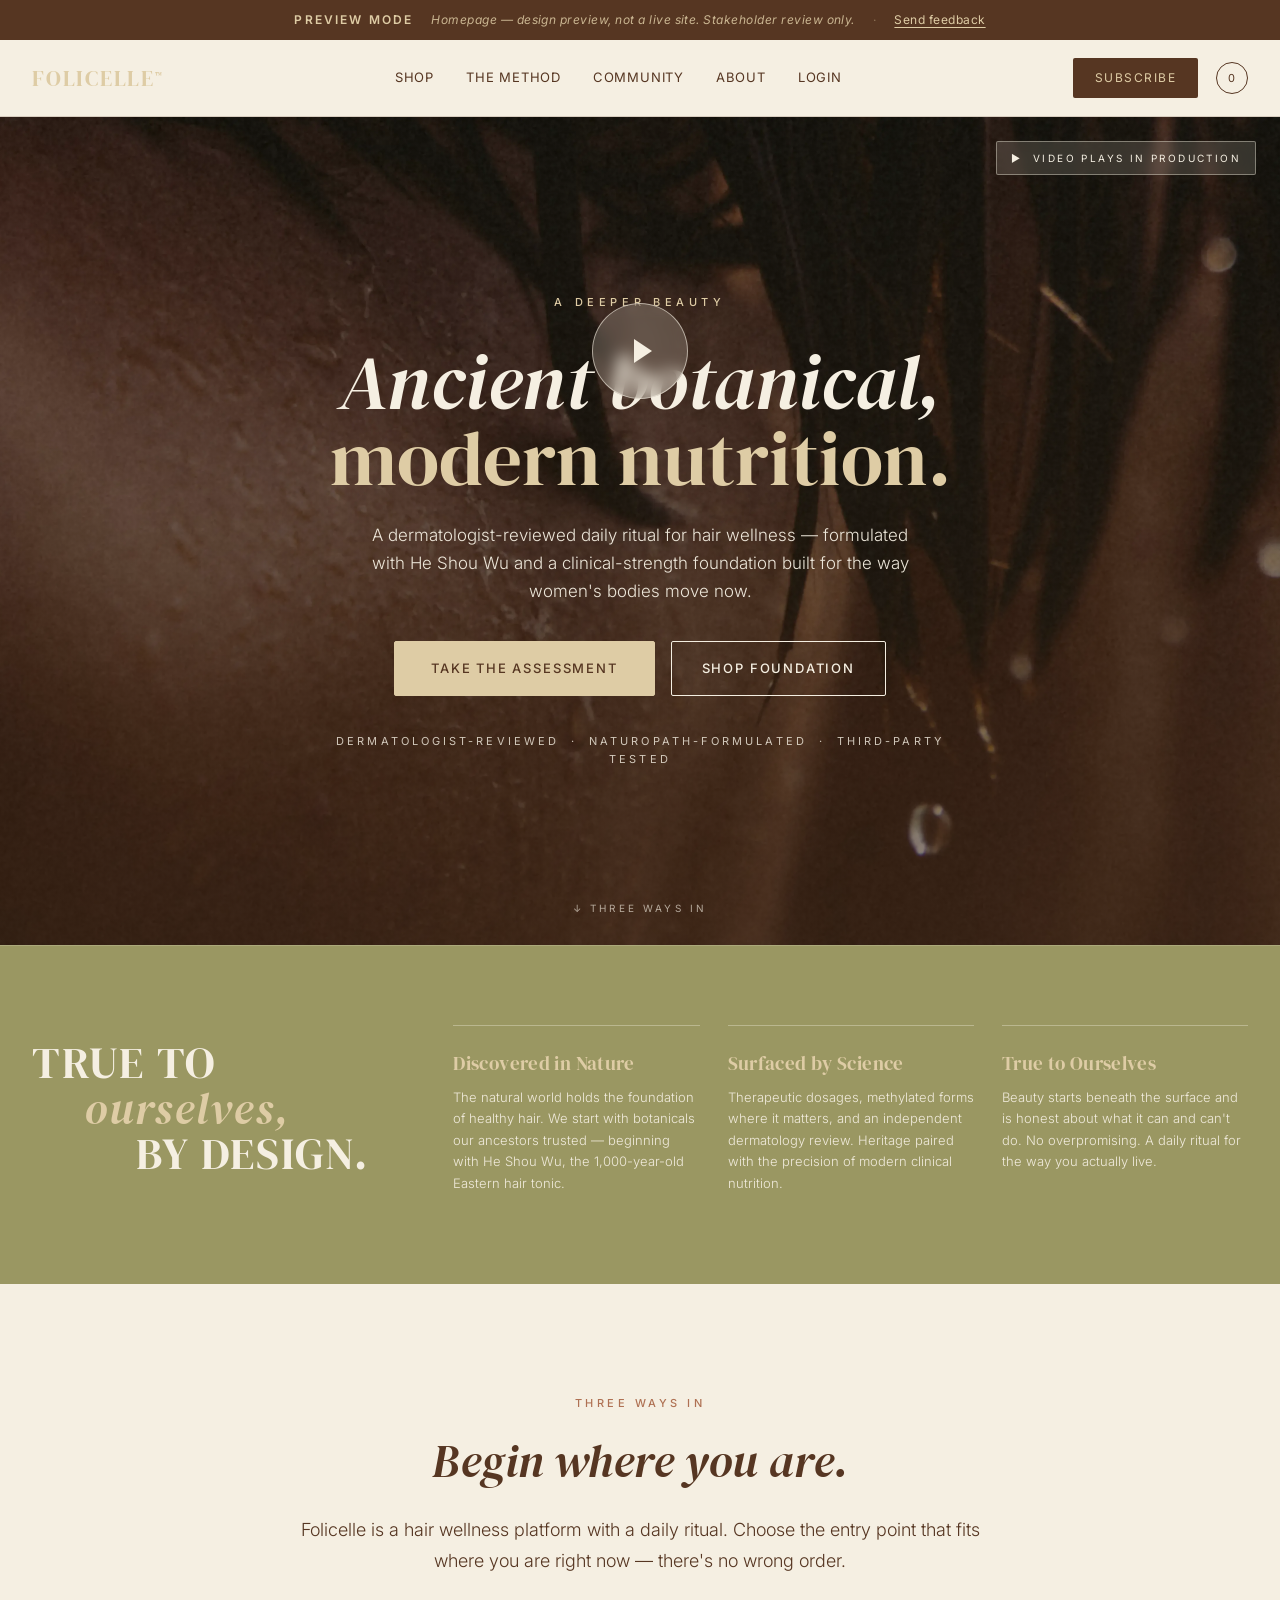
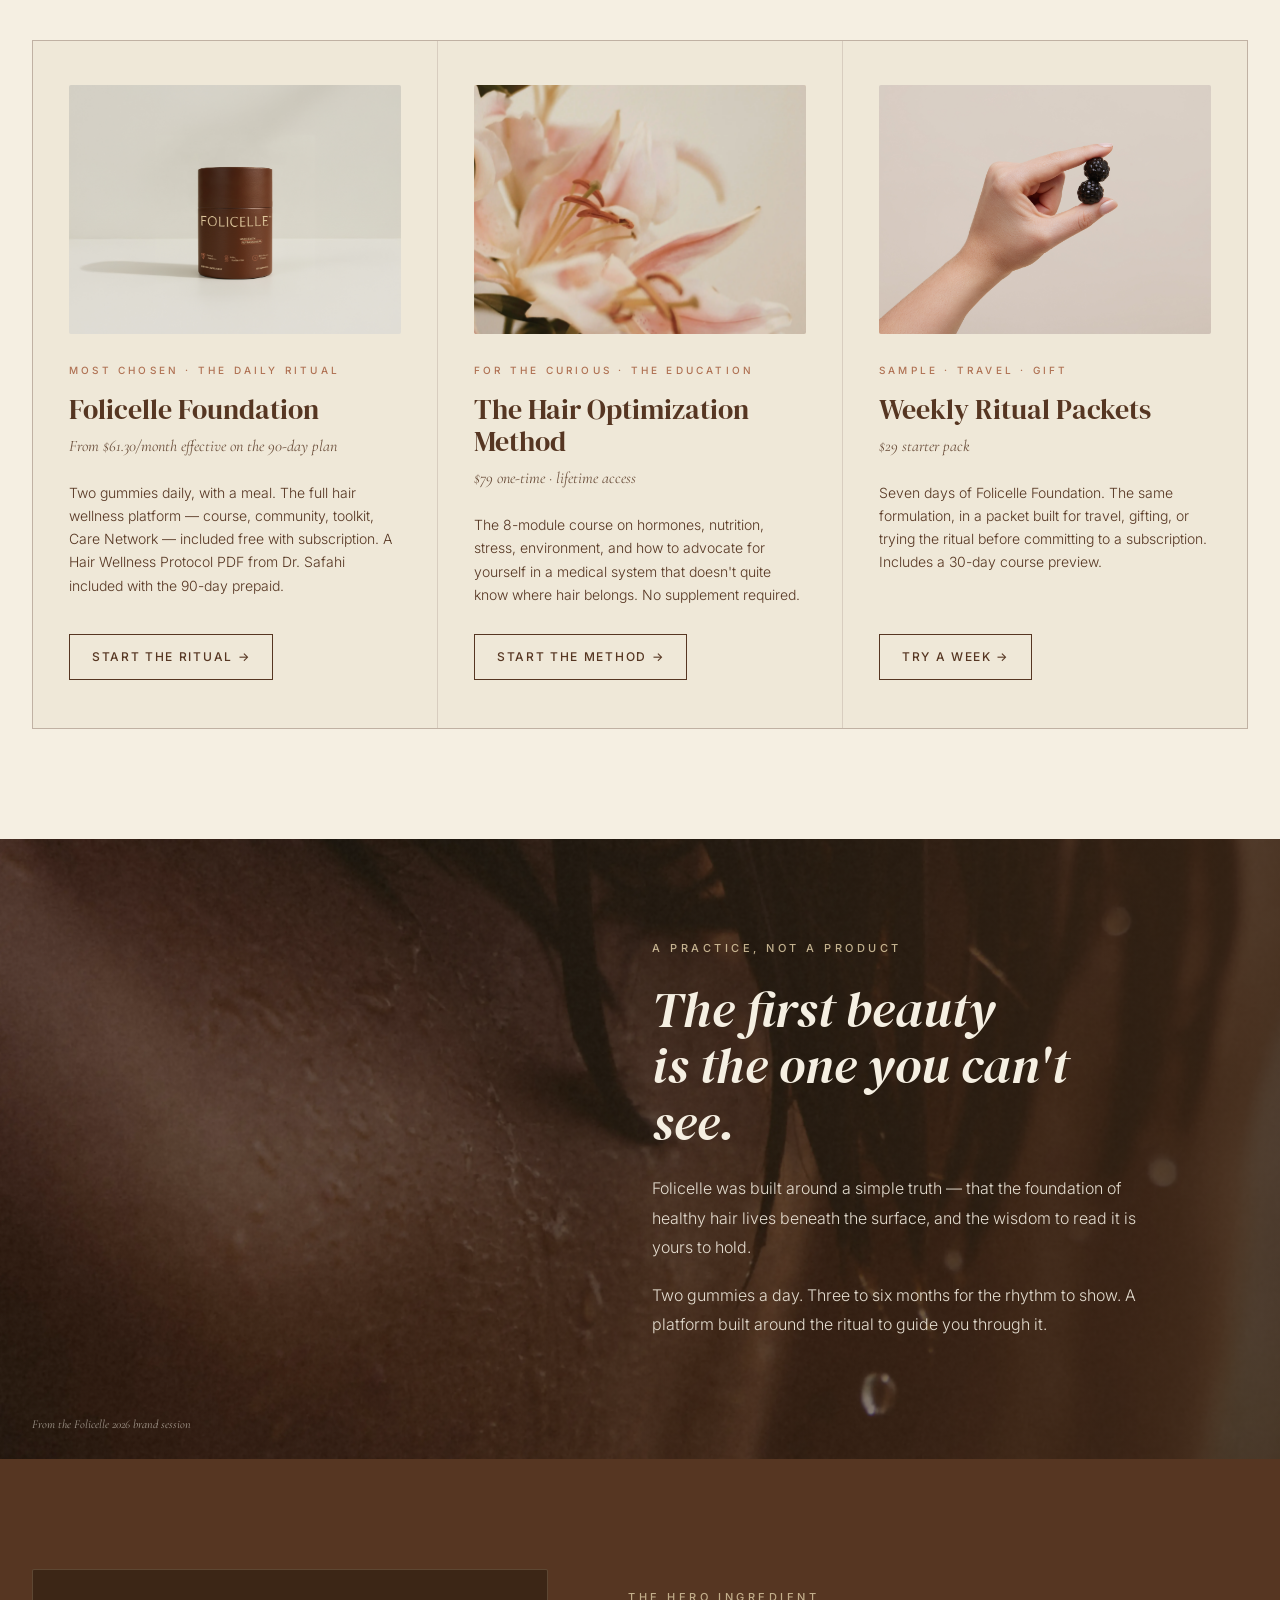
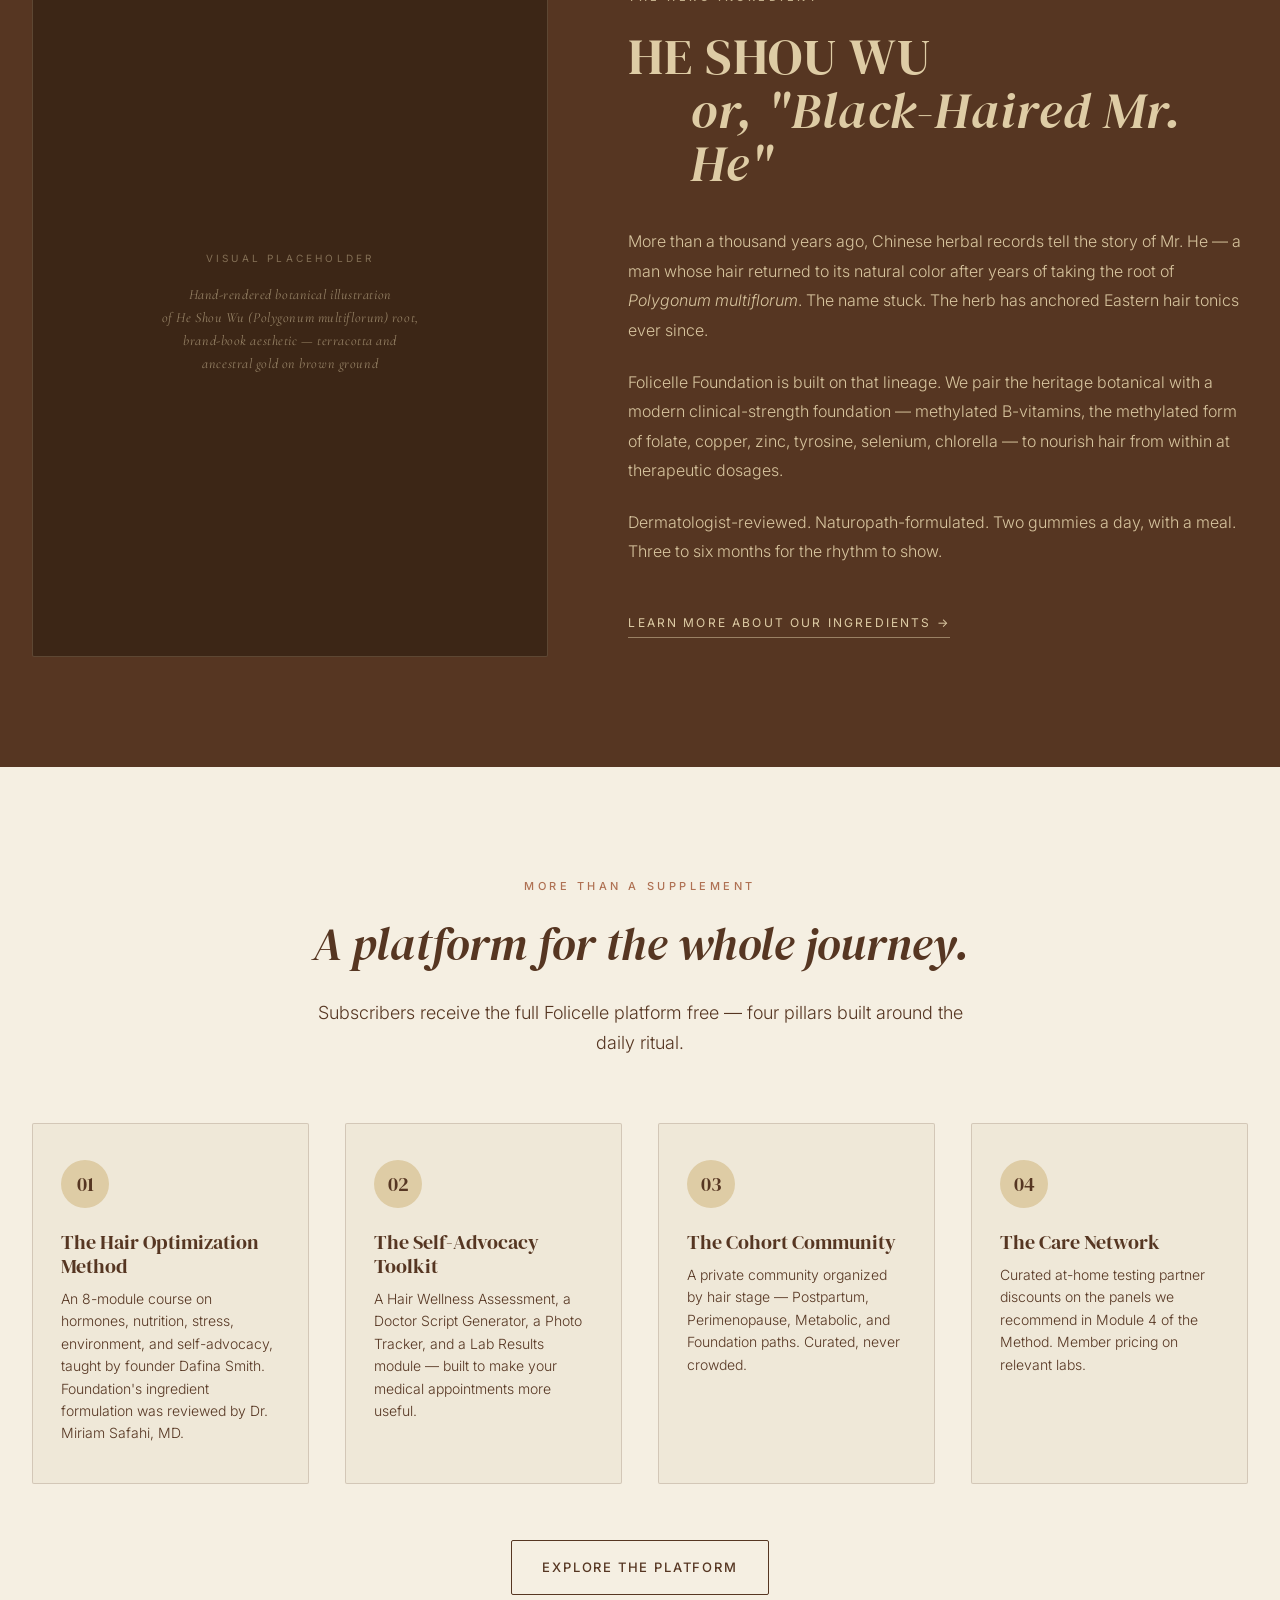
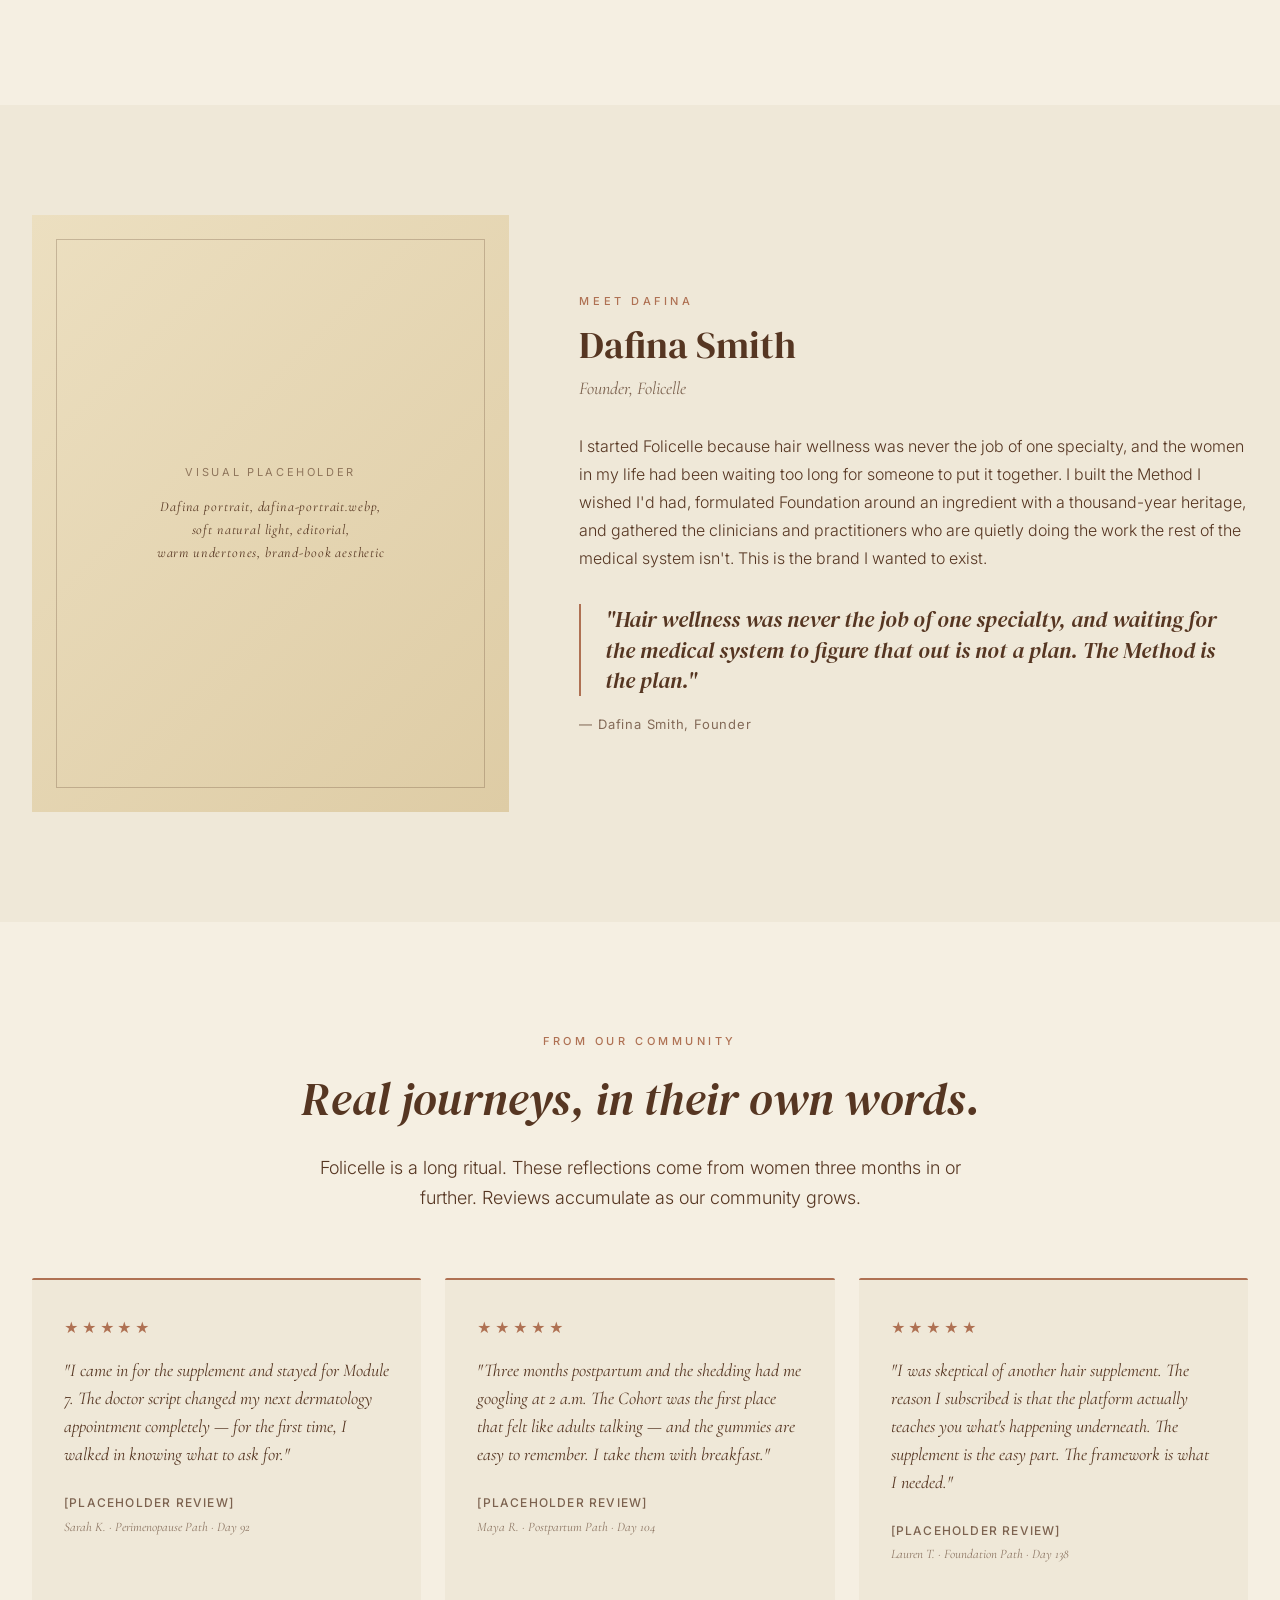
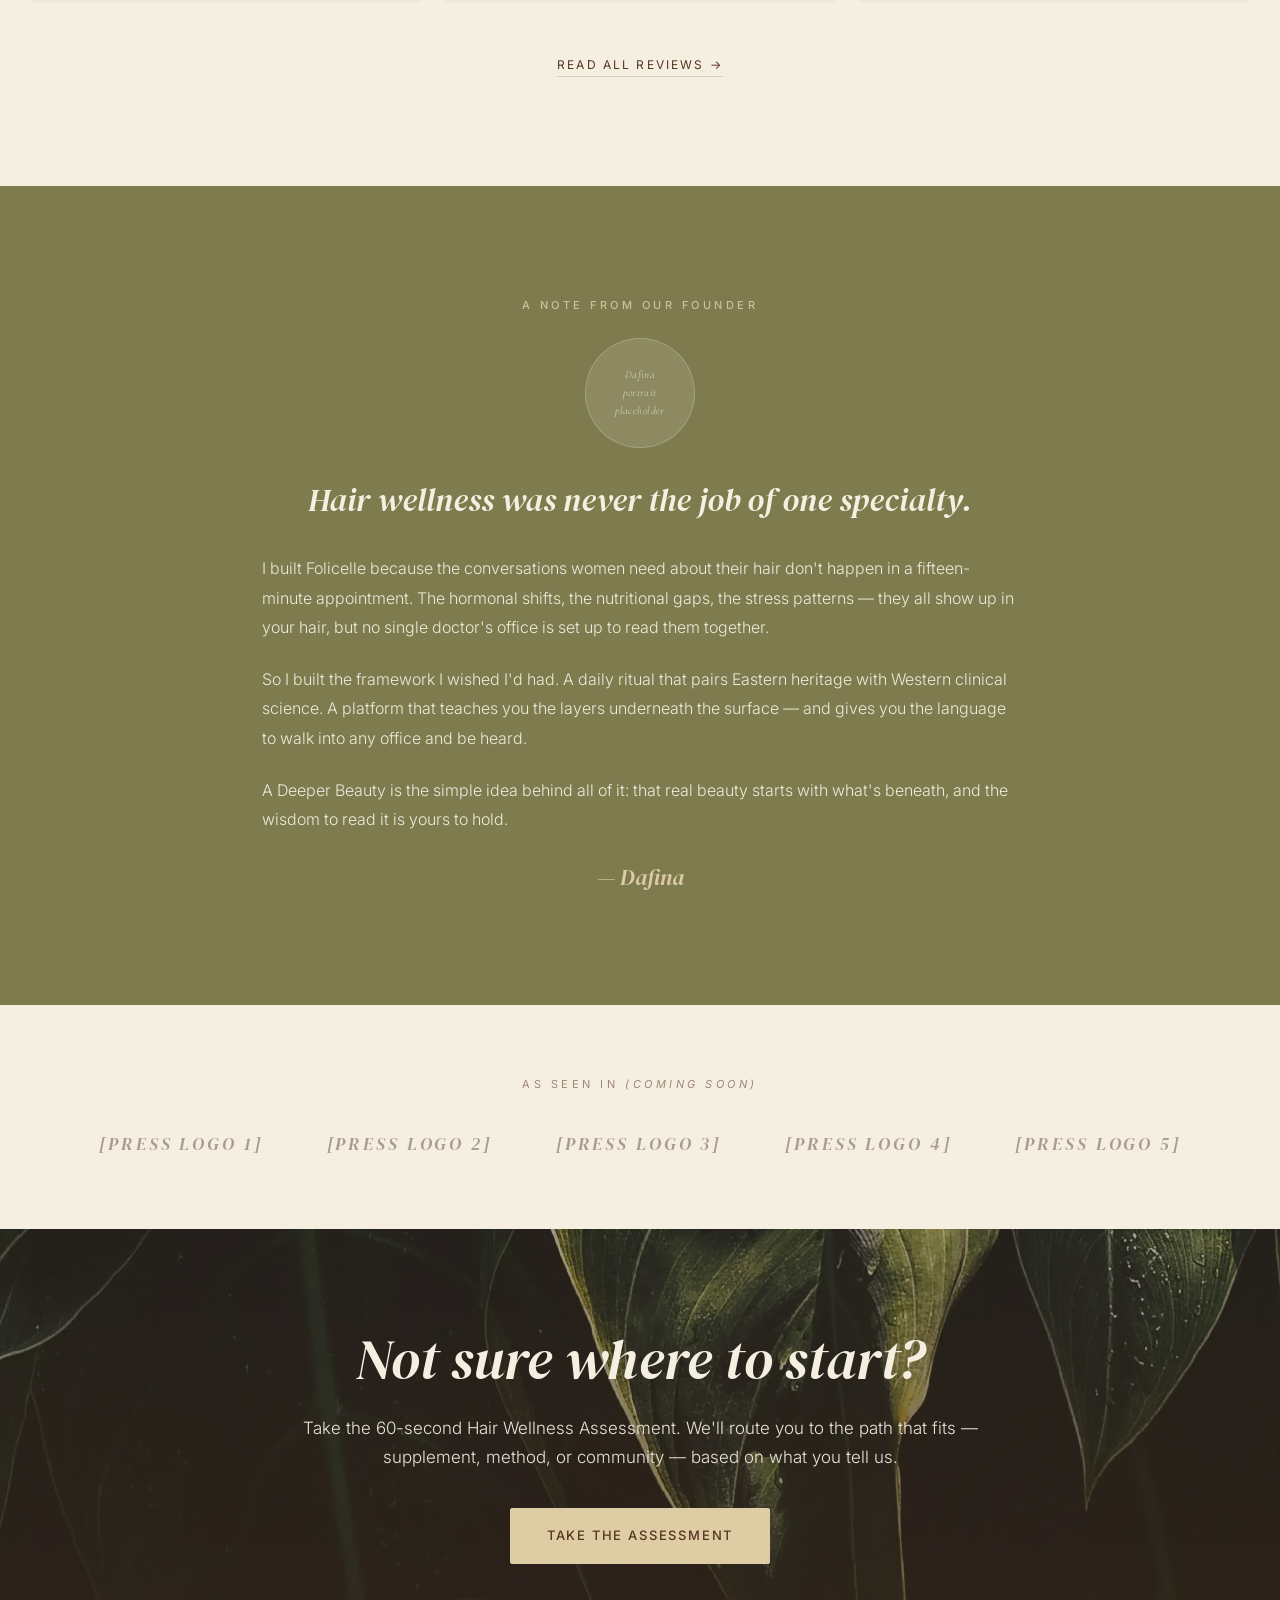
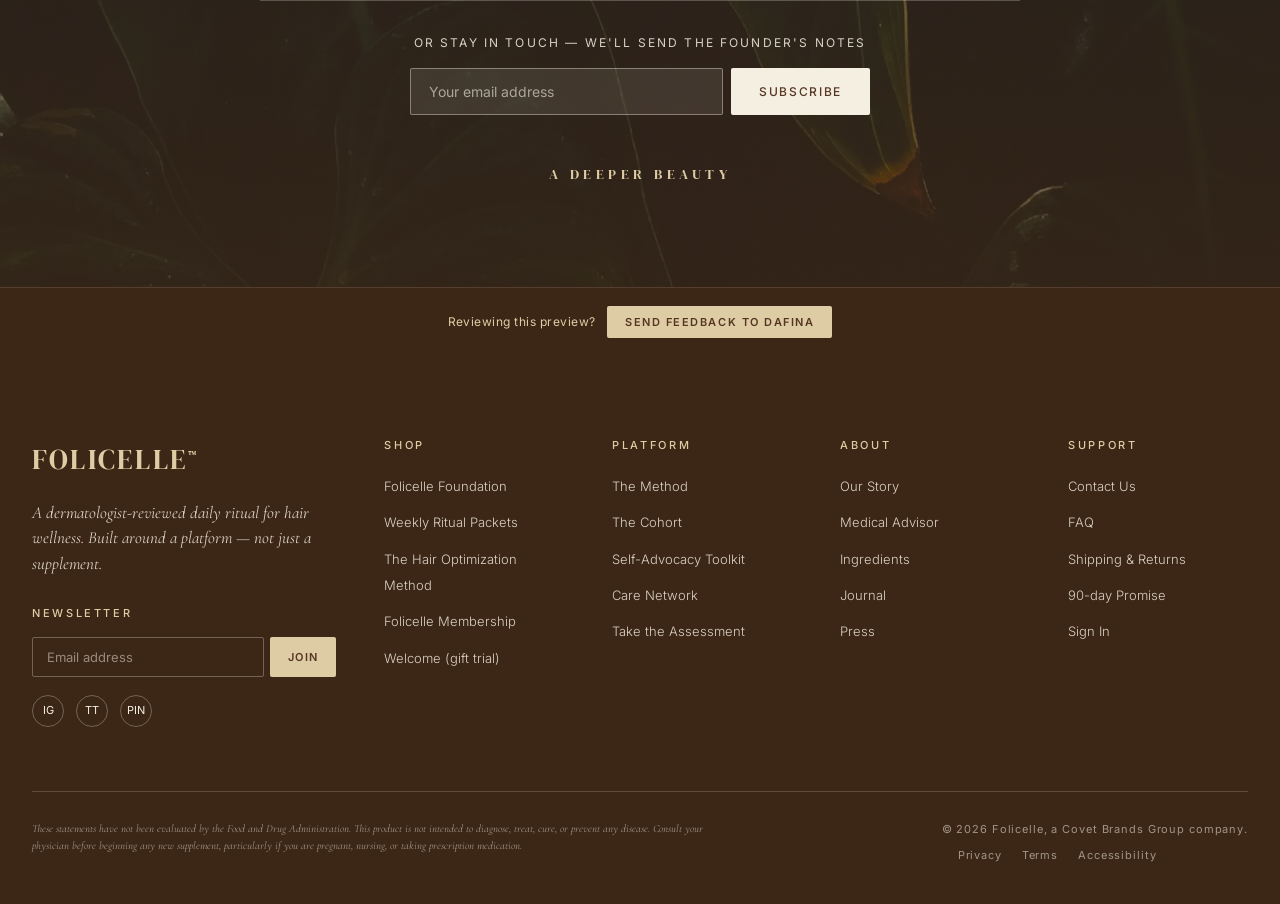
<file: index.html>
<!DOCTYPE html>
<html lang="en">
<head>
<meta charset="UTF-8">
<meta name="viewport" content="width=device-width, initial-scale=1.0">
<title>Folicelle — A Deeper Beauty</title>
<meta name="description" content="A dermatologist-reviewed daily hair wellness ritual, formulated with Eastern botanicals and Western clinical science.">
<link rel="preconnect" href="https://fonts.googleapis.com">
<link rel="preconnect" href="https://fonts.gstatic.com" crossorigin>
<link href="https://fonts.googleapis.com/css2?family=Cormorant+Garamond:ital,wght@0,300;0,400;0,500;0,600;1,300;1,400;1,500&family=DM+Serif+Display:ital@0;1&family=Inter:wght@300;400;500;600&display=swap" rel="stylesheet">
<style>
/* ============================================================
   FOLICELLE — HOMEPAGE V2
   v2 changes:
   - Hero: full-bleed background image + centered overlay text + video play button (mockup placeholder)
   - Moss Green brand-narrative band added between hero and pathways (early color presence)
   - Asian-model studio photography section integrated mid-page (after Three Pathways)
   - Otherwise design-system parity with v1 mockups
   ============================================================ */

:root {
  --brown: #563622;
  --terracotta: #AF7153;
  --ancestral-gold: #DECCA5;
  --moss-green: #9A9762;
  --moss-deep: #7E7B4E;
  --cream: #F5EFE2;
  --cream-soft: #EFE8D8;
  --gold-light: #ECDFC0;
  --brown-soft: #6B4530;
  --brown-deep: #3C2616;
  --line: rgba(86,54,34,0.18);
  --display: 'DM Serif Display', 'Canela', Georgia, serif;
  --serif: 'Cormorant Garamond', 'Canela', Georgia, serif;
  --sans: 'Inter', 'Apercu Pro', -apple-system, system-ui, sans-serif;
}

* { box-sizing: border-box; margin: 0; padding: 0; }
html { scroll-behavior: smooth; }
body {
  font-family: var(--sans);
  font-weight: 400;
  font-size: 16px;
  line-height: 1.65;
  color: var(--brown);
  background: var(--cream);
  -webkit-font-smoothing: antialiased;
}
img { max-width: 100%; height: auto; display: block; }
.container { max-width: 1280px; margin: 0 auto; padding: 0 32px; }
.container-narrow { max-width: 920px; margin: 0 auto; padding: 0 32px; }

.mockup-note {
  background: rgba(175,113,83,0.08);
  border-top: 1px dashed var(--terracotta);
  border-bottom: 1px dashed var(--terracotta);
  padding: 16px 32px;
  font-size: 12px;
  color: var(--terracotta);
  text-align: center;
  letter-spacing: 0.04em;
}
.mockup-note strong { font-weight: 600; }
.v-tag {
  display: inline-block;
  background: var(--terracotta);
  color: var(--cream);
  font-size: 10px;
  letter-spacing: 0.18em;
  text-transform: uppercase;
  padding: 2px 8px;
  margin-left: 6px;
  font-weight: 600;
  border-radius: 2px;
}

/* NAV */
.nav { position: sticky; top: 0; z-index: 100; background: var(--cream); border-bottom: 1px solid var(--line); padding: 18px 0; }
.nav-inner { display: flex; align-items: center; justify-content: space-between; max-width: 1280px; margin: 0 auto; padding: 0 32px; }
.nav-wordmark { font-family: var(--display); font-size: 22px; letter-spacing: 0.08em; color: var(--ancestral-gold); text-transform: uppercase; text-decoration: none; }
.nav-wordmark sup { font-size: 9px; vertical-align: super; }
.nav-links { display: flex; gap: 32px; }
.nav-links a { color: var(--brown); text-decoration: none; font-size: 13px; letter-spacing: 0.06em; text-transform: uppercase; }
.nav-links a:hover { color: var(--terracotta); }
.nav-right { display: flex; gap: 18px; align-items: center; }
.nav-cta { background: var(--brown); color: var(--ancestral-gold); padding: 10px 22px; border-radius: 2px; font-size: 12px; letter-spacing: 0.12em; text-transform: uppercase; text-decoration: none; }
.nav-cta:hover { background: var(--terracotta); }
.nav-cart { width: 32px; height: 32px; border: 1px solid var(--brown); border-radius: 50%; display: flex; align-items: center; justify-content: center; font-size: 11px; color: var(--brown); text-decoration: none; }
.nav-cart:hover { background: var(--brown); color: var(--ancestral-gold); }
@media (max-width: 880px) { .nav-links { display: none; } }

/* BUTTONS */
.btn-primary { background: var(--brown); color: var(--ancestral-gold); padding: 16px 36px; border-radius: 2px; font-size: 13px; letter-spacing: 0.14em; text-transform: uppercase; text-decoration: none; font-weight: 500; transition: all 0.25s; display: inline-block; border: 1px solid var(--brown); }
.btn-primary:hover { background: var(--terracotta); border-color: var(--terracotta); }
.btn-secondary { background: transparent; color: var(--brown); padding: 16px 30px; border-radius: 2px; font-size: 13px; letter-spacing: 0.14em; text-transform: uppercase; text-decoration: none; font-weight: 500; border: 1px solid var(--brown); transition: all 0.25s; display: inline-block; }
.btn-secondary:hover { background: var(--brown); color: var(--ancestral-gold); }

/* ============================================================
   HERO V2 — full-bleed background, centered overlay, video play button
   ============================================================ */
.hero-v2 {
  position: relative;
  min-height: 720px;
  height: 92vh;
  max-height: 880px;
  overflow: hidden;
  display: flex;
  align-items: center;
  justify-content: center;
  text-align: center;
}
.hero-bg {
  position: absolute; inset: 0; z-index: 0;
}
.hero-bg img, .hero-bg video {
  width: 100%; height: 100%;
  object-fit: cover;
  object-position: center 30%;
}
.hero-bg::after {
  content: "";
  position: absolute; inset: 0;
  background: linear-gradient(180deg,
    rgba(60,38,22,0.25) 0%,
    rgba(60,38,22,0.4) 50%,
    rgba(60,38,22,0.65) 100%
  );
}
.hero-video-tag {
  position: absolute;
  top: 24px;
  right: 24px;
  z-index: 5;
  background: rgba(245,239,226,0.15);
  border: 1px solid rgba(245,239,226,0.4);
  color: var(--cream);
  font-family: var(--sans);
  font-size: 10px;
  letter-spacing: 0.24em;
  text-transform: uppercase;
  padding: 8px 14px;
  border-radius: 2px;
  backdrop-filter: blur(6px);
}
.hero-play-btn {
  position: absolute;
  top: 50%;
  left: 50%;
  transform: translate(-50%, -50%);
  z-index: 5;
  width: 96px;
  height: 96px;
  border-radius: 50%;
  background: rgba(245,239,226,0.2);
  border: 1px solid rgba(245,239,226,0.6);
  color: var(--cream);
  display: flex;
  align-items: center;
  justify-content: center;
  cursor: pointer;
  backdrop-filter: blur(8px);
  transition: all 0.3s ease;
  margin-top: -180px;
}
.hero-play-btn:hover {
  background: rgba(222,204,165,0.3);
  border-color: var(--ancestral-gold);
  transform: translate(-50%, -50%) scale(1.05);
  margin-top: -180px;
}
.hero-play-btn::before {
  content: "";
  width: 0;
  height: 0;
  border-left: 18px solid var(--cream);
  border-top: 12px solid transparent;
  border-bottom: 12px solid transparent;
  margin-left: 6px;
}

.hero-overlay {
  position: relative;
  z-index: 4;
  max-width: 720px;
  padding: 0 32px;
  color: var(--cream);
}
.hero-fh {
  font-family: var(--sans);
  font-weight: 500;
  font-size: 11px;
  letter-spacing: 0.42em;
  text-transform: uppercase;
  color: var(--ancestral-gold);
  margin-bottom: 32px;
}
.hero-headline {
  font-family: var(--display);
  font-style: italic;
  font-size: clamp(44px, 6vw, 80px);
  line-height: 1.0;
  margin-bottom: 24px;
  font-weight: 400;
  color: var(--cream);
}
.hero-headline em { font-style: normal; color: var(--ancestral-gold); }

.hero-sub {
  font-size: 17px;
  line-height: 1.65;
  margin-bottom: 36px;
  font-weight: 300;
  max-width: 540px;
  margin-left: auto;
  margin-right: auto;
  color: var(--cream);
  opacity: 0.95;
}
.hero-ctas {
  display: flex; gap: 16px; align-items: center; justify-content: center;
  flex-wrap: wrap;
}
.hero-v2 .btn-primary {
  background: var(--ancestral-gold);
  color: var(--brown);
  border-color: var(--ancestral-gold);
}
.hero-v2 .btn-primary:hover { background: var(--terracotta); color: var(--cream); border-color: var(--terracotta); }
.hero-v2 .btn-secondary {
  color: var(--cream); border-color: var(--cream); background: transparent;
}
.hero-v2 .btn-secondary:hover { background: var(--cream); color: var(--brown); }

.hero-microline {
  margin-top: 36px;
  font-size: 11px;
  letter-spacing: 0.28em;
  text-transform: uppercase;
  color: var(--cream);
  opacity: 0.8;
}
.hero-microline span { margin: 0 12px; }

.hero-scroll-cue {
  position: absolute;
  bottom: 28px; left: 50%; transform: translateX(-50%);
  z-index: 4;
  font-family: var(--sans);
  font-size: 10px;
  letter-spacing: 0.32em;
  text-transform: uppercase;
  color: var(--cream);
  opacity: 0.65;
}

@media (max-width: 720px) {
  .hero-v2 { min-height: 600px; height: 85vh; }
  .hero-play-btn { width: 72px; height: 72px; margin-top: -160px; }
}

/* ============================================================
   MOSS GREEN BAND — brand narrative pillars (NEW EARLY POSITION)
   ============================================================ */
.moss-band {
  background: var(--moss-green);
  color: var(--cream);
  padding: 80px 0 90px;
  position: relative;
}
.moss-band::before {
  content: "";
  position: absolute;
  top: 0; left: 0; right: 0; height: 1px;
  background: rgba(245,239,226,0.2);
}
.moss-band-grid {
  display: grid;
  grid-template-columns: 1fr 2.2fr;
  gap: 60px;
  align-items: center;
}
.moss-band-fh {
  font-family: var(--display);
  font-size: clamp(28px, 3.4vw, 44px);
  line-height: 1.05;
  letter-spacing: 0.04em;
  text-transform: uppercase;
  color: var(--cream);
  font-weight: 400;
}
.moss-band-fh span { display: block; }
.moss-band-fh span:nth-child(2) { padding-left: 1.2em; font-style: italic; text-transform: none; color: var(--ancestral-gold); }
.moss-band-fh span:nth-child(3) { padding-left: 2.4em; }

.moss-band-pillars {
  display: grid;
  grid-template-columns: repeat(3, 1fr);
  gap: 28px;
}
.moss-pillar {
  border-top: 1px solid rgba(245,239,226,0.35);
  padding-top: 22px;
}
.moss-pillar h4 {
  font-family: var(--display);
  font-size: 19px;
  color: var(--ancestral-gold);
  margin-bottom: 8px;
  font-weight: 400;
  letter-spacing: 0.02em;
}
.moss-pillar p {
  font-size: 13px;
  line-height: 1.65;
  color: var(--cream);
  opacity: 0.95;
  font-weight: 300;
}
@media (max-width: 980px) {
  .moss-band-grid { grid-template-columns: 1fr; gap: 32px; }
}
@media (max-width: 700px) {
  .moss-band-pillars { grid-template-columns: 1fr; gap: 22px; }
}

/* SECTIONS — shared */
section.standard { padding: 110px 0; position: relative; }
section.standard.tight { padding: 80px 0; }
.section-eyebrow { font-family: var(--sans); font-size: 11px; letter-spacing: 0.32em; text-transform: uppercase; color: var(--terracotta); font-weight: 500; margin-bottom: 24px; }
.section-title { font-family: var(--display); font-weight: 400; font-size: clamp(30px, 3.6vw, 48px); line-height: 1.1; color: var(--brown); margin-bottom: 28px; }
.section-title.italic { font-style: italic; }
.section-lead { font-size: 18px; line-height: 1.7; color: var(--brown); font-weight: 300; max-width: 680px; margin-bottom: 48px; }

/* THREE PATHWAYS */
.pathways { background: var(--cream); }
.pathways-header { text-align: center; margin-bottom: 64px; }
.pathways-header .section-lead { margin: 0 auto; }
.pathways-grid {
  display: grid;
  grid-template-columns: repeat(3, 1fr);
  gap: 1px;
  background: var(--line);
  border: 1px solid var(--line);
}
.pathway {
  background: var(--cream-soft);
  padding: 44px 36px 48px;
  display: flex; flex-direction: column;
  position: relative;
  transition: background 0.3s ease;
}
.pathway:hover { background: var(--gold-light); }
.pathway-image {
  aspect-ratio: 4/3;
  margin-bottom: 28px;
  border-radius: 2px;
  overflow: hidden;
  background: var(--gold-light);
}
.pathway-image img { width: 100%; height: 100%; object-fit: cover; }
.pathway-eyebrow {
  font-family: var(--sans);
  font-size: 10px;
  letter-spacing: 0.32em;
  text-transform: uppercase;
  color: var(--terracotta);
  margin-bottom: 14px;
  font-weight: 500;
}
.pathway-name { font-family: var(--display); font-size: 28px; line-height: 1.15; color: var(--brown); margin-bottom: 8px; font-weight: 400; }
.pathway-price { font-family: var(--serif); font-style: italic; font-size: 16px; color: var(--brown); opacity: 0.85; margin-bottom: 22px; }
.pathway-body { font-size: 14px; line-height: 1.65; color: var(--brown); font-weight: 300; margin-bottom: 28px; flex-grow: 1; }
.pathway-cta { display: inline-block; font-size: 12px; letter-spacing: 0.14em; text-transform: uppercase; text-decoration: none; padding: 12px 22px; border: 1px solid var(--brown); color: var(--brown); font-weight: 500; align-self: flex-start; transition: all 0.25s; }
.pathway-cta:hover { background: var(--brown); color: var(--ancestral-gold); }
@media (max-width: 1000px) { .pathways-grid { grid-template-columns: 1fr; } }

/* ============================================================
   ASIAN MODEL EDITORIAL SECTION (NEW)
   ============================================================ */
.editorial-band {
  position: relative;
  min-height: 620px;
  display: flex;
  align-items: center;
  justify-content: flex-end;
  background: var(--brown-deep);
  overflow: hidden;
}
.editorial-bg {
  position: absolute; inset: 0; z-index: 0;
}
.editorial-bg img {
  width: 100%; height: 100%;
  object-fit: cover;
  object-position: 30% center;
}
.editorial-bg::after {
  content: "";
  position: absolute; inset: 0;
  background: linear-gradient(90deg,
    rgba(60,38,22,0.3) 0%,
    rgba(60,38,22,0.55) 60%,
    rgba(60,38,22,0.85) 100%
  );
}
.editorial-content {
  position: relative;
  z-index: 2;
  color: var(--cream);
  max-width: 580px;
  padding: 100px 64px 100px 32px;
  margin-right: 80px;
}
.editorial-content .section-eyebrow {
  color: var(--ancestral-gold);
  opacity: 0.85;
}
.editorial-content h2 {
  font-family: var(--display);
  font-style: italic;
  font-size: clamp(32px, 4vw, 52px);
  line-height: 1.1;
  margin-bottom: 24px;
  font-weight: 400;
  color: var(--cream);
}
.editorial-content p {
  font-size: 16px;
  line-height: 1.85;
  color: var(--cream);
  opacity: 0.9;
  font-weight: 300;
  margin-bottom: 18px;
}
.editorial-tag {
  position: absolute;
  bottom: 24px; left: 32px;
  z-index: 3;
  font-family: var(--serif);
  font-style: italic;
  font-size: 12px;
  color: var(--cream);
  opacity: 0.6;
}
@media (max-width: 980px) {
  .editorial-band { min-height: 540px; align-items: flex-end; justify-content: flex-start; }
  .editorial-content { padding: 60px 32px; margin-right: 0; }
}

/* HE SHOU WU */
.heshou { background: var(--brown); color: var(--ancestral-gold); position: relative; overflow: hidden; }
.heshou .section-eyebrow { color: var(--ancestral-gold); opacity: 0.8; }
.heshou-grid { display: grid; grid-template-columns: 1fr 1.2fr; gap: 80px; align-items: center; }
.heshou-image { aspect-ratio: 3/4; border-radius: 2px; overflow: hidden; background: var(--brown-deep); position: relative; display: flex; align-items: center; justify-content: center; border: 1px solid rgba(222,204,165,0.2); }
.heshou-placeholder { font-family: var(--serif); font-style: italic; font-size: 14px; color: var(--ancestral-gold); opacity: 0.55; text-align: center; padding: 40px; letter-spacing: 0.04em; }
.heshou-placeholder .ph-tag { display: block; font-style: normal; font-family: var(--sans); font-size: 10px; letter-spacing: 0.32em; text-transform: uppercase; margin-bottom: 16px; opacity: 0.8; }
.heshou-fh-large { font-family: var(--display); font-size: clamp(32px, 4vw, 56px); line-height: 1.05; color: var(--ancestral-gold); margin-bottom: 36px; letter-spacing: 0.02em; text-transform: uppercase; font-weight: 400; }
.heshou-fh-large span { display: block; }
.heshou-fh-large span:nth-child(2) { margin-left: 1.2em; font-style: italic; text-transform: none; }
.heshou-body { font-size: 16px; line-height: 1.85; margin-bottom: 22px; color: var(--ancestral-gold); opacity: 0.95; font-weight: 300; }
.heshou-link { font-size: 12px; letter-spacing: 0.18em; text-transform: uppercase; color: var(--ancestral-gold); text-decoration: none; border-bottom: 1px solid rgba(222,204,165,0.5); padding-bottom: 4px; display: inline-block; margin-top: 24px; }
.heshou-link:hover { color: var(--terracotta); border-color: var(--terracotta); }
@media (max-width: 920px) { .heshou-grid { grid-template-columns: 1fr; gap: 50px; } }

/* PLATFORM */
.platform { background: var(--cream); }
.platform-header { text-align: center; margin-bottom: 64px; }
.platform-header .section-lead { margin: 0 auto; }
.platform-grid { display: grid; grid-template-columns: repeat(4, 1fr); gap: 36px; }
.pillar { background: var(--cream-soft); padding: 36px 28px 38px; border: 1px solid var(--line); border-radius: 2px; transition: all 0.3s; }
.pillar:hover { background: var(--gold-light); transform: translateY(-2px); }
.pillar-icon { width: 48px; height: 48px; margin-bottom: 22px; display: flex; align-items: center; justify-content: center; background: var(--ancestral-gold); border-radius: 50%; font-family: var(--display); color: var(--brown); font-size: 20px; }
.pillar-name { font-family: var(--display); font-size: 20px; line-height: 1.2; color: var(--brown); margin-bottom: 10px; font-weight: 400; }
.pillar-body { font-size: 14px; line-height: 1.6; color: var(--brown); font-weight: 300; }
.platform-cta-row { text-align: center; margin-top: 56px; }
@media (max-width: 1000px) { .platform-grid { grid-template-columns: repeat(2, 1fr); } }
@media (max-width: 600px) { .platform-grid { grid-template-columns: 1fr; } }

/* SAFAHI */
.safahi { background: var(--cream-soft); }
.safahi-grid { display: grid; grid-template-columns: 1fr 1.4fr; gap: 70px; align-items: center; }
.safahi-portrait { background: linear-gradient(135deg, var(--gold-light), var(--ancestral-gold)); aspect-ratio: 4/5; display: flex; align-items: center; justify-content: center; text-align: center; padding: 40px; position: relative; }
.safahi-portrait::before { content: ""; position: absolute; inset: 24px; border: 1px solid rgba(86,54,34,0.25); }
.safahi-portrait div { font-family: var(--serif); font-style: italic; font-size: 14px; color: var(--brown); letter-spacing: 0.06em; }
.safahi-portrait .ph-tag { display: block; font-family: var(--sans); font-style: normal; text-transform: uppercase; font-size: 11px; letter-spacing: 0.24em; margin-bottom: 14px; opacity: 0.6; }
.safahi-credential { font-family: var(--sans); font-size: 11px; letter-spacing: 0.32em; text-transform: uppercase; color: var(--terracotta); margin-bottom: 14px; font-weight: 500; }
.safahi-name { font-family: var(--display); font-size: clamp(28px, 3vw, 40px); line-height: 1.1; color: var(--brown); margin-bottom: 8px; font-weight: 400; }
.safahi-title { font-family: var(--serif); font-style: italic; font-size: 18px; color: var(--brown); opacity: 0.75; margin-bottom: 28px; }
.safahi-body { font-size: 16px; line-height: 1.75; color: var(--brown); font-weight: 300; margin-bottom: 32px; }
.placeholder-flag { display: inline-block; background: rgba(175,113,83,0.12); color: var(--terracotta); font-family: var(--sans); font-size: 10px; letter-spacing: 0.18em; text-transform: uppercase; padding: 5px 10px; font-weight: 500; margin-bottom: 12px; border: 1px dashed var(--terracotta); }
.safahi-quote { font-family: var(--display); font-style: italic; font-size: 22px; line-height: 1.4; color: var(--brown); border-left: 2px solid var(--terracotta); padding-left: 24px; margin-bottom: 18px; font-weight: 400; }
.safahi-attribution { font-size: 13px; letter-spacing: 0.06em; color: var(--brown); opacity: 0.7; }
@media (max-width: 920px) { .safahi-grid { grid-template-columns: 1fr; gap: 40px; } }

/* CUSTOMER STORIES */
.stories { background: var(--cream); }
.stories-header { text-align: center; margin-bottom: 64px; }
.stories-header .section-lead { margin: 0 auto; }
.stories-grid { display: grid; grid-template-columns: repeat(3, 1fr); gap: 24px; }
.story-card { background: var(--cream-soft); padding: 36px 32px; border-top: 2px solid var(--terracotta); border-radius: 2px; }
.story-stars { color: var(--terracotta); letter-spacing: 0.2em; font-size: 14px; margin-bottom: 18px; }
.story-body { font-family: var(--serif); font-size: 18px; line-height: 1.55; color: var(--brown); margin-bottom: 24px; font-style: italic; font-weight: 400; }
.story-attribution { font-size: 12px; letter-spacing: 0.1em; text-transform: uppercase; color: var(--brown); opacity: 0.75; font-weight: 500; }
.story-attribution span { display: block; font-style: italic; font-family: var(--serif); font-size: 13px; text-transform: none; letter-spacing: 0; opacity: 0.85; margin-top: 4px; font-weight: 400; }
.stories-link-row { text-align: center; margin-top: 48px; }
.stories-link { font-size: 12px; letter-spacing: 0.18em; text-transform: uppercase; color: var(--brown); text-decoration: none; border-bottom: 1px solid var(--line); padding-bottom: 4px; }
.stories-link:hover { color: var(--terracotta); border-color: var(--terracotta); }
@media (max-width: 900px) { .stories-grid { grid-template-columns: 1fr; } }

/* FOUNDER */
.founder { background: var(--moss-deep); color: var(--cream); }
.founder-inner { max-width: 820px; margin: 0 auto; padding: 0 32px; text-align: center; }
.founder .section-eyebrow { color: var(--ancestral-gold); opacity: 0.85; }
.founder-portrait { width: 110px; height: 110px; background: rgba(245,239,226,0.18); border: 1px solid rgba(245,239,226,0.35); border-radius: 50%; margin: 0 auto 32px; display: flex; align-items: center; justify-content: center; font-family: var(--serif); font-style: italic; font-size: 11px; color: var(--cream); opacity: 0.7; letter-spacing: 0.04em; text-align: center; }
.founder-quote { font-family: var(--display); font-style: italic; font-size: clamp(22px, 2.6vw, 32px); line-height: 1.3; color: var(--cream); margin-bottom: 32px; font-weight: 400; }
.founder-body { font-size: 16px; line-height: 1.85; color: var(--cream); margin-bottom: 22px; text-align: left; font-weight: 300; opacity: 0.95; }
.founder-sig { font-family: var(--display); font-style: italic; font-size: 22px; color: var(--ancestral-gold); margin-top: 24px; }

/* PRESS */
.press { background: var(--cream); padding: 70px 0; text-align: center; }
.press-eyebrow { font-family: var(--sans); font-size: 11px; letter-spacing: 0.32em; text-transform: uppercase; color: var(--brown); opacity: 0.55; margin-bottom: 36px; }
.press-row { display: flex; justify-content: center; align-items: center; gap: 64px; flex-wrap: wrap; }
.press-logo { font-family: var(--display); font-size: 18px; letter-spacing: 0.16em; text-transform: uppercase; color: var(--brown); opacity: 0.45; font-style: italic; }

/* FINAL CTA */
.final { position: relative; min-height: 540px; display: flex; align-items: center; justify-content: center; text-align: center; overflow: hidden; padding: 100px 32px; }
.final-bg { position: absolute; inset: 0; z-index: 0; }
.final-bg img { width: 100%; height: 100%; object-fit: cover; }
.final-bg::after { content: ""; position: absolute; inset: 0; background: linear-gradient(180deg, rgba(60,38,22,0.4) 0%, rgba(60,38,22,0.75) 100%); }
.final-content { position: relative; z-index: 2; color: var(--cream); max-width: 760px; }
.final h2 { font-family: var(--display); font-style: italic; font-size: clamp(32px, 4.5vw, 56px); line-height: 1.1; margin-bottom: 24px; color: var(--cream); font-weight: 400; }
.final p { font-size: 17px; line-height: 1.7; margin-bottom: 36px; color: var(--cream); font-weight: 300; opacity: 0.95; }
.final .btn-primary { background: var(--ancestral-gold); color: var(--brown); border-color: var(--ancestral-gold); }
.final .btn-primary:hover { background: var(--terracotta); color: var(--cream); border-color: var(--terracotta); }
.final-email-row { margin-top: 36px; padding-top: 32px; border-top: 1px solid rgba(245,239,226,0.25); }
.final-email-label { font-size: 12px; letter-spacing: 0.18em; text-transform: uppercase; color: var(--cream); opacity: 0.85; margin-bottom: 16px; }
.final-email-form { display: flex; gap: 8px; max-width: 460px; margin: 0 auto; flex-wrap: wrap; justify-content: center; }
.final-email-form input { flex: 1; min-width: 220px; padding: 14px 18px; background: rgba(245,239,226,0.1); border: 1px solid rgba(245,239,226,0.4); color: var(--cream); font-family: var(--sans); font-size: 14px; border-radius: 2px; }
.final-email-form input::placeholder { color: rgba(245,239,226,0.6); }
.final-email-form button { padding: 14px 28px; background: var(--cream); color: var(--brown); border: none; font-family: var(--sans); font-size: 12px; letter-spacing: 0.14em; text-transform: uppercase; font-weight: 500; cursor: pointer; border-radius: 2px; }
.final-footer { margin-top: 48px; font-family: var(--display); font-size: 14px; letter-spacing: 0.32em; text-transform: uppercase; color: var(--ancestral-gold); }

/* FOOTER */
.footer { background: var(--brown-deep); color: var(--cream); padding: 80px 0 40px; }
.footer-grid { display: grid; grid-template-columns: 1.6fr repeat(4, 1fr); gap: 48px; margin-bottom: 64px; }
.footer-brand-block { max-width: 360px; }
.footer-wordmark { font-family: var(--display); font-size: 28px; letter-spacing: 0.08em; color: var(--ancestral-gold); text-transform: uppercase; margin-bottom: 18px; display: block; text-decoration: none; }
.footer-wordmark sup { font-size: 11px; vertical-align: super; }
.footer-tagline { font-family: var(--serif); font-style: italic; font-size: 17px; color: var(--cream); opacity: 0.85; margin-bottom: 28px; line-height: 1.5; }
.footer-newsletter { font-family: var(--sans); font-size: 11px; letter-spacing: 0.24em; text-transform: uppercase; color: var(--ancestral-gold); margin-bottom: 14px; font-weight: 500; }
.footer-newsletter-form { display: flex; gap: 6px; max-width: 320px; }
.footer-newsletter-form input { flex: 1; padding: 11px 14px; background: transparent; border: 1px solid rgba(245,239,226,0.3); color: var(--cream); font-family: var(--sans); font-size: 13px; border-radius: 2px; }
.footer-newsletter-form input::placeholder { color: rgba(245,239,226,0.5); }
.footer-newsletter-form button { padding: 11px 18px; background: var(--ancestral-gold); color: var(--brown); border: none; font-family: var(--sans); font-size: 11px; letter-spacing: 0.12em; text-transform: uppercase; font-weight: 600; cursor: pointer; border-radius: 2px; }
.footer-col-title { font-family: var(--sans); font-size: 11px; letter-spacing: 0.24em; text-transform: uppercase; color: var(--ancestral-gold); margin-bottom: 18px; font-weight: 500; }
.footer-col ul { list-style: none; }
.footer-col li { margin-bottom: 10px; }
.footer-col a { color: var(--cream); font-size: 13px; text-decoration: none; font-weight: 300; opacity: 0.85; }
.footer-col a:hover { opacity: 1; color: var(--ancestral-gold); }
.footer-bottom { border-top: 1px solid rgba(245,239,226,0.18); padding-top: 28px; display: flex; flex-wrap: wrap; gap: 24px; justify-content: space-between; align-items: flex-start; }
.footer-disclaimer { font-family: var(--serif); font-style: italic; font-size: 11px; line-height: 1.6; color: var(--cream); opacity: 0.55; max-width: 700px; }
.footer-meta { font-family: var(--sans); font-size: 11px; letter-spacing: 0.08em; color: var(--cream); opacity: 0.55; }
.footer-meta a { color: var(--cream); text-decoration: none; margin-left: 16px; }
.footer-social { display: flex; gap: 12px; margin-top: 18px; }
.footer-social a { width: 32px; height: 32px; border: 1px solid rgba(245,239,226,0.3); border-radius: 50%; display: flex; align-items: center; justify-content: center; color: var(--cream); text-decoration: none; font-size: 11px; }
.footer-social a:hover { background: var(--ancestral-gold); color: var(--brown); border-color: var(--ancestral-gold); }
@media (max-width: 1000px) { .footer-grid { grid-template-columns: 1fr 1fr; gap: 40px; } }
@media (max-width: 600px) { .footer-grid { grid-template-columns: 1fr; } .footer-bottom { flex-direction: column; } }
</style>
<link rel="stylesheet" href="css/prototype.css">
<meta name="robots" content="noindex, nofollow, noarchive, nosnippet">
</head>
<body>

<div class="preview-banner">
  <strong>Preview Mode</strong>
  <em>Homepage — design preview, not a live site. Stakeholder review only.</em>
  <span class="pb-divider">·</span>
  <a href="mailto:dafina@covetandmane.com?subject=Folicelle%20Preview%20Feedback&body=Page%3A%20Homepage%0A%0AYour%20feedback%3A%0A">Send feedback</a>
</div>

<!-- NAV -->
<nav class="nav">
  <div class="nav-inner">
    <a href="index.html" class="nav-wordmark">FOLICELLE<sup>™</sup></a>
    <div class="nav-links">
      <a href="product/foundation.html">Shop</a>
      <a href="method.html">The Method</a>
      <a href="community/">Community</a>
      <a href="coming-soon.html">About</a>
      <a href="coming-soon.html">Login</a>
    </div>
    <button class="nav-hamburger" aria-label="Open menu"><span></span><span></span><span></span></button>
    <div class="nav-right">
      <a href="product/foundation.html" class="nav-cta">Subscribe</a>
      <a href="coming-soon.html" class="nav-cart">0</a>
    </div>
  </div>
</nav>

<div class="mobile-menu-overlay"></div>
<div class="mobile-menu" role="navigation" aria-label="Mobile menu">
  <button class="mobile-menu-close" aria-label="Close menu">×</button>
  <a href="product/foundation.html">Shop</a>
  <a href="method.html">The Method</a>
  <a href="community/">Community</a>
  <a href="toolkit/">Toolkit</a>
  <a href="care-network/">Care Network</a>
  <a href="coming-soon.html">About</a>
  <a href="coming-soon.html">Login</a>
  <a href="product/foundation.html" class="mobile-menu-cta">Subscribe</a>
</div>

<!-- HERO V2 — full-bleed, centered overlay, video placeholder -->
<section class="hero-v2">
  <div class="hero-bg">
    <!-- In production this becomes a <video autoplay muted loop playsinline poster="hero.webp"> with .mp4 + .webm sources -->
    <img src="images/hero.webp" alt="Editorial close-up — hair on skin, soft natural light, Folicelle brand photography">
  </div>

  <div class="hero-video-tag">▶ &nbsp;Video plays in production</div>

  <button class="hero-play-btn" aria-label="Play brand film"></button>

  <div class="hero-overlay">
    <div class="hero-fh">A&nbsp;DEEPER&nbsp;BEAUTY</div>
    <h1 class="hero-headline">
      Ancient botanical,<br><em>modern nutrition.</em>
    </h1>
    <p class="hero-sub">
      A dermatologist-reviewed daily ritual for hair wellness — formulated with He Shou Wu and a clinical-strength foundation built for the way women's bodies move now.
    </p>
    <div class="hero-ctas">
      <a href="assessment/" class="btn-primary">Take the Assessment</a>
      <a href="product/foundation.html" class="btn-secondary">Shop Foundation</a>
    </div>
    <div class="hero-microline">
      Dermatologist-reviewed<span>·</span>Naturopath-formulated<span>·</span>Third-party tested
    </div>
  </div>

  <div class="hero-scroll-cue">↓ Three ways in</div>
</section>

<!-- MOSS GREEN BAND — Brand narrative pillars (NEW EARLY) -->
<section class="moss-band">
  <div class="container">
    <div class="moss-band-grid">
      <div class="moss-band-fh">
        <span>True to</span>
        <span>ourselves,</span>
        <span>by design.</span>
      </div>
      <div class="moss-band-pillars">
        <div class="moss-pillar">
          <h4>Discovered in Nature</h4>
          <p>The natural world holds the foundation of healthy hair. We start with botanicals our ancestors trusted — beginning with He Shou Wu, the 1,000-year-old Eastern hair tonic.</p>
        </div>
        <div class="moss-pillar">
          <h4>Surfaced by Science</h4>
          <p>Therapeutic dosages, methylated forms where it matters, and an independent dermatology review. Heritage paired with the precision of modern clinical nutrition.</p>
        </div>
        <div class="moss-pillar">
          <h4>True to Ourselves</h4>
          <p>Beauty starts beneath the surface and is honest about what it can and can't do. No overpromising. A daily ritual for the way you actually live.</p>
        </div>
      </div>
    </div>
  </div>
</section>

<!-- THREE PATHWAYS -->
<section class="standard pathways" id="pathways">
  <div class="container">
    <div class="pathways-header">
      <div class="section-eyebrow">Three ways in</div>
      <h2 class="section-title italic">Begin where you are.</h2>
      <p class="section-lead">
        Folicelle is a hair wellness platform with a daily ritual. Choose the entry point that fits where you are right now — there's no wrong order.
      </p>
    </div>
    <div class="pathways-grid">

      <div class="pathway">
        <div class="pathway-image">
          <img src="images/product-front.jpg" alt="Folicelle Foundation supplement carton">
        </div>
        <div class="pathway-eyebrow">Most Chosen · The Daily Ritual</div>
        <h3 class="pathway-name">Folicelle Foundation</h3>
        <p class="pathway-price">From $61.30/month effective on the 90-day plan</p>
        <p class="pathway-body">
          Two gummies daily, with a meal. The full hair wellness platform — course, community, toolkit, Care Network — included free with subscription. A Hair Wellness Protocol PDF from Dr. Safahi included with the 90-day prepaid.
        </p>
        <a href="product/foundation.html" class="pathway-cta">Start the Ritual →</a>
      </div>

      <div class="pathway">
        <div class="pathway-image">
          <img src="images/lilies.webp" alt="Soft botanical photography — pink lilies">
        </div>
        <div class="pathway-eyebrow">For the Curious · The Education</div>
        <h3 class="pathway-name">The Hair Optimization Method</h3>
        <p class="pathway-price">$79 one-time · lifetime access</p>
        <p class="pathway-body">
          The 8-module course on hormones, nutrition, stress, environment, and how to advocate for yourself in a medical system that doesn't quite know where hair belongs. No supplement required.
        </p>
        <a href="method.html" class="pathway-cta">Start the Method →</a>
      </div>

      <div class="pathway">
        <div class="pathway-image">
          <img src="images/gummies-pinch.jpg" alt="Editorial gummy product photography">
        </div>
        <div class="pathway-eyebrow">Sample · Travel · Gift</div>
        <h3 class="pathway-name">Weekly Ritual Packets</h3>
        <p class="pathway-price">$29 starter pack</p>
        <p class="pathway-body">
          Seven days of Folicelle Foundation. The same formulation, in a packet built for travel, gifting, or trying the ritual before committing to a subscription. Includes a 30-day course preview.
        </p>
        <a href="coming-soon.html" class="pathway-cta">Try a Week →</a>
      </div>

    </div>
  </div>
</section>

<!-- ASIAN MODEL EDITORIAL SECTION (NEW) -->
<section class="editorial-band">
  <div class="editorial-bg">
    <img src="images/hero.webp" alt="Editorial portrait — model in soft natural light, dark hair on warm skin, brand photography session">
  </div>
  <div class="editorial-content">
    <div class="section-eyebrow">A practice, not a product</div>
    <h2>The first beauty<br>is the one you can't see.</h2>
    <p>
      Folicelle was built around a simple truth — that the foundation of healthy hair lives beneath the surface, and the wisdom to read it is yours to hold.
    </p>
    <p>
      Two gummies a day. Three to six months for the rhythm to show. A platform built around the ritual to guide you through it.
    </p>
  </div>
  <div class="editorial-tag"><em>From the Folicelle 2026 brand session</em></div>
</section>

<!-- HE SHOU WU STORY -->
<section class="standard heshou" id="heshou">
  <div class="container">
    <div class="heshou-grid">
      <div class="heshou-image">
        <div class="heshou-placeholder">
          <span class="ph-tag">Visual Placeholder</span>
          <em>Hand-rendered botanical illustration<br>of He Shou Wu (Polygonum multiflorum) root,<br>brand-book aesthetic — terracotta and<br>ancestral gold on brown ground</em>
        </div>
      </div>
      <div>
        <div class="section-eyebrow">The hero ingredient</div>
        <div class="heshou-fh-large">
          <span>HE&nbsp;SHOU&nbsp;WU</span>
          <span><em>or, "Black-Haired Mr. He"</em></span>
        </div>
        <p class="heshou-body">
          More than a thousand years ago, Chinese herbal records tell the story of Mr. He — a man whose hair returned to its natural color after years of taking the root of <em>Polygonum multiflorum</em>. The name stuck. The herb has anchored Eastern hair tonics ever since.
        </p>
        <p class="heshou-body">
          Folicelle Foundation is built on that lineage. We pair the heritage botanical with a modern clinical-strength foundation — methylated B-vitamins, the methylated form of folate, copper, zinc, tyrosine, selenium, chlorella — to nourish hair from within at therapeutic dosages.
        </p>
        <p class="heshou-body">
          Dermatologist-reviewed. Naturopath-formulated. Two gummies a day, with a meal. Three to six months for the rhythm to show.
        </p>
        <a href="coming-soon.html" class="heshou-link">Learn more about our ingredients →</a>
      </div>
    </div>
  </div>
</section>

<!-- FOUR-PILLAR PLATFORM -->
<section class="standard platform" id="platform">
  <div class="container">
    <div class="platform-header">
      <div class="section-eyebrow">More than a supplement</div>
      <h2 class="section-title italic">A platform for the whole journey.</h2>
      <p class="section-lead">
        Subscribers receive the full Folicelle platform free — four pillars built around the daily ritual.
      </p>
    </div>
    <div class="platform-grid">
      <div class="pillar">
        <div class="pillar-icon">01</div>
        <h3 class="pillar-name">The Hair Optimization Method</h3>
        <p class="pillar-body">An 8-module course on hormones, nutrition, stress, environment, and self-advocacy, taught by founder Dafina Smith. Foundation's ingredient formulation was reviewed by Dr. Miriam Safahi, MD.</p>
      </div>
      <div class="pillar">
        <div class="pillar-icon">02</div>
        <h3 class="pillar-name">The Self-Advocacy Toolkit</h3>
        <p class="pillar-body">A Hair Wellness Assessment, a Doctor Script Generator, a Photo Tracker, and a Lab Results module — built to make your medical appointments more useful.</p>
      </div>
      <div class="pillar">
        <div class="pillar-icon">03</div>
        <h3 class="pillar-name">The Cohort Community</h3>
        <p class="pillar-body">A private community organized by hair stage — Postpartum, Perimenopause, Metabolic, and Foundation paths. Curated, never crowded.</p>
      </div>
      <div class="pillar">
        <div class="pillar-icon">04</div>
        <h3 class="pillar-name">The Care Network</h3>
        <p class="pillar-body">Curated at-home testing partner discounts on the panels we recommend in Module 4 of the Method. Member pricing on relevant labs.</p>
      </div>
    </div>
    <div class="platform-cta-row">
      <a href="method.html" class="btn-secondary">Explore the platform</a>
    </div>
  </div>
</section>

<!-- MEET DAFINA -->
<section class="standard safahi">
  <div class="container">
    <div class="safahi-grid">
      <div class="safahi-portrait">
        <div>
          <span class="ph-tag">Visual Placeholder</span>
          <em>Dafina portrait, dafina-portrait.webp,<br>soft natural light, editorial,<br>warm undertones, brand-book aesthetic</em>
        </div>
      </div>
      <div>
        <div class="safahi-credential">Meet Dafina</div>
        <h2 class="safahi-name">Dafina Smith</h2>
        <div class="safahi-title">Founder, Folicelle</div>
        <p class="safahi-body">
          I started Folicelle because hair wellness was never the job of one specialty, and the women in my life had been waiting too long for someone to put it together. I built the Method I wished I'd had, formulated Foundation around an ingredient with a thousand-year heritage, and gathered the clinicians and practitioners who are quietly doing the work the rest of the medical system isn't. This is the brand I wanted to exist.
        </p>
        <p class="safahi-quote">
          "Hair wellness was never the job of one specialty, and waiting for the medical system to figure that out is not a plan. The Method is the plan."
        </p>
        <div class="safahi-attribution">— Dafina Smith, Founder</div>
      </div>
    </div>
  </div>
</section>

<!-- CUSTOMER STORIES -->
<section class="standard stories">
  <div class="container">
    <div class="stories-header">
      <div class="section-eyebrow">From our community</div>
      <h2 class="section-title italic">Real journeys, in their own words.</h2>
      <p class="section-lead">
        Folicelle is a long ritual. These reflections come from women three months in or further. Reviews accumulate as our community grows.
      </p>
    </div>
    <div class="stories-grid">
      <div class="story-card">
        <div class="story-stars">★★★★★</div>
        <p class="story-body">"I came in for the supplement and stayed for Module 7. The doctor script changed my next dermatology appointment completely — for the first time, I walked in knowing what to ask for."</p>
        <div class="story-attribution">[Placeholder review]<span>Sarah K. · Perimenopause Path · Day 92</span></div>
      </div>
      <div class="story-card">
        <div class="story-stars">★★★★★</div>
        <p class="story-body">"Three months postpartum and the shedding had me googling at 2 a.m. The Cohort was the first place that felt like adults talking — and the gummies are easy to remember. I take them with breakfast."</p>
        <div class="story-attribution">[Placeholder review]<span>Maya R. · Postpartum Path · Day 104</span></div>
      </div>
      <div class="story-card">
        <div class="story-stars">★★★★★</div>
        <p class="story-body">"I was skeptical of another hair supplement. The reason I subscribed is that the platform actually teaches you what's happening underneath. The supplement is the easy part. The framework is what I needed."</p>
        <div class="story-attribution">[Placeholder review]<span>Lauren T. · Foundation Path · Day 138</span></div>
      </div>
    </div>
    <div class="stories-link-row">
      <a href="coming-soon.html" class="stories-link">Read all reviews →</a>
    </div>
  </div>
</section>

<!-- FOUNDER -->
<section class="standard founder">
  <div class="founder-inner">
    <div class="section-eyebrow">A note from our founder</div>
    <div class="founder-portrait">Dafina<br>portrait<br>placeholder</div>
    <p class="founder-quote">Hair wellness was never the job of one specialty.</p>
    <p class="founder-body">
      I built Folicelle because the conversations women need about their hair don't happen in a fifteen-minute appointment. The hormonal shifts, the nutritional gaps, the stress patterns — they all show up in your hair, but no single doctor's office is set up to read them together.
    </p>
    <p class="founder-body">
      So I built the framework I wished I'd had. A daily ritual that pairs Eastern heritage with Western clinical science. A platform that teaches you the layers underneath the surface — and gives you the language to walk into any office and be heard.
    </p>
    <p class="founder-body">
      A Deeper Beauty is the simple idea behind all of it: that real beauty starts with what's beneath, and the wisdom to read it is yours to hold.
    </p>
    <div class="founder-sig">— Dafina</div>
  </div>
</section>

<!-- PRESS -->
<section class="press">
  <div class="press-eyebrow">As seen in <em>(coming soon)</em></div>
  <div class="press-row">
    <div class="press-logo">[Press Logo 1]</div>
    <div class="press-logo">[Press Logo 2]</div>
    <div class="press-logo">[Press Logo 3]</div>
    <div class="press-logo">[Press Logo 4]</div>
    <div class="press-logo">[Press Logo 5]</div>
  </div>
</section>

<!-- FINAL CTA -->
<section class="final">
  <div class="final-bg">
    <img src="images/leaves.webp" alt="">
  </div>
  <div class="final-content">
    <h2>Not sure where to start?</h2>
    <p>Take the 60-second Hair Wellness Assessment. We'll route you to the path that fits — supplement, method, or community — based on what you tell us.</p>
    <div class="hero-ctas" style="justify-content:center;">
      <a href="assessment/" class="btn-primary">Take the Assessment</a>
    </div>
    <div class="final-email-row">
      <div class="final-email-label">Or stay in touch — we'll send the founder's notes</div>
      <form class="final-email-form" onsubmit="event.preventDefault(); alert('Mockup — email signup wired in production.');">
        <input type="email" placeholder="Your email address" aria-label="Email address">
        <button type="submit">Subscribe</button>
      </form>
    </div>
    <div class="final-footer">A&nbsp;Deeper&nbsp;Beauty</div>
  </div>
</section>

<!-- FOOTER -->
<div class="send-feedback-block">
  Reviewing this preview? <a href="mailto:dafina@covetandmane.com?subject=Folicelle%20Preview%20Feedback%20%E2%80%94%20Homepage&body=Page%3A%20Homepage%0A%0AYour%20feedback%3A%0A">Send feedback to Dafina</a>
</div>

<footer class="footer">
  <div class="container">
    <div class="footer-grid">
      <div class="footer-brand-block">
        <a href="index.html" class="footer-wordmark">FOLICELLE<sup>™</sup></a>
        <p class="footer-tagline">A dermatologist-reviewed daily ritual for hair wellness. Built around a platform — not just a supplement.</p>
        <div class="footer-newsletter">Newsletter</div>
        <form class="footer-newsletter-form" onsubmit="event.preventDefault(); alert('Mockup — email signup wired in production.');">
          <input type="email" placeholder="Email address">
          <button type="submit">Join</button>
        </form>
        <div class="footer-social">
          <a href="#" aria-label="Instagram">IG</a>
          <a href="#" aria-label="TikTok">TT</a>
          <a href="#" aria-label="Pinterest">PIN</a>
        </div>
      </div>
      <div class="footer-col">
        <div class="footer-col-title">Shop</div>
        <ul>
          <li><a href="product/foundation.html">Folicelle Foundation</a></li>
          <li><a href="product/weekly/">Weekly Ritual Packets</a></li>
          <li><a href="method.html">The Hair Optimization Method</a></li>
          <li><a href="membership/">Folicelle Membership</a></li>
          <li><a href="welcome/">Welcome (gift trial)</a></li>
        </ul>
      </div>
      <div class="footer-col">
        <div class="footer-col-title">Platform</div>
        <ul>
          <li><a href="method.html">The Method</a></li>
          <li><a href="community/">The Cohort</a></li>
          <li><a href="toolkit/">Self-Advocacy Toolkit</a></li>
          <li><a href="care-network/">Care Network</a></li>
          <li><a href="assessment/">Take the Assessment</a></li>
        </ul>
      </div>
      <div class="footer-col">
        <div class="footer-col-title">About</div>
        <ul>
          <li><a href="coming-soon.html">Our Story</a></li>
          <li><a href="coming-soon.html">Medical Advisor</a></li>
          <li><a href="coming-soon.html">Ingredients</a></li>
          <li><a href="coming-soon.html">Journal</a></li>
          <li><a href="coming-soon.html">Press</a></li>
        </ul>
      </div>
      <div class="footer-col">
        <div class="footer-col-title">Support</div>
        <ul>
          <li><a href="coming-soon.html">Contact Us</a></li>
          <li><a href="coming-soon.html">FAQ</a></li>
          <li><a href="coming-soon.html">Shipping &amp; Returns</a></li>
          <li><a href="coming-soon.html">90-day Promise</a></li>
          <li><a href="coming-soon.html">Sign In</a></li>
        </ul>
      </div>
    </div>
    <div class="footer-bottom">
      <p class="footer-disclaimer">
        These statements have not been evaluated by the Food and Drug Administration. This product is not intended to diagnose, treat, cure, or prevent any disease. Consult your physician before beginning any new supplement, particularly if you are pregnant, nursing, or taking prescription medication.
      </p>
      <div>
        <div class="footer-meta">© 2026 Folicelle, a Covet Brands Group company.</div>
        <div class="footer-meta" style="margin-top:8px;">
          <a href="coming-soon.html">Privacy</a>
          <a href="coming-soon.html">Terms</a>
          <a href="coming-soon.html">Accessibility</a>
        </div>
      </div>
    </div>
  </div>
</footer>

<script src="js/prototype.js" defer></script>
</body>
</html>
</file>
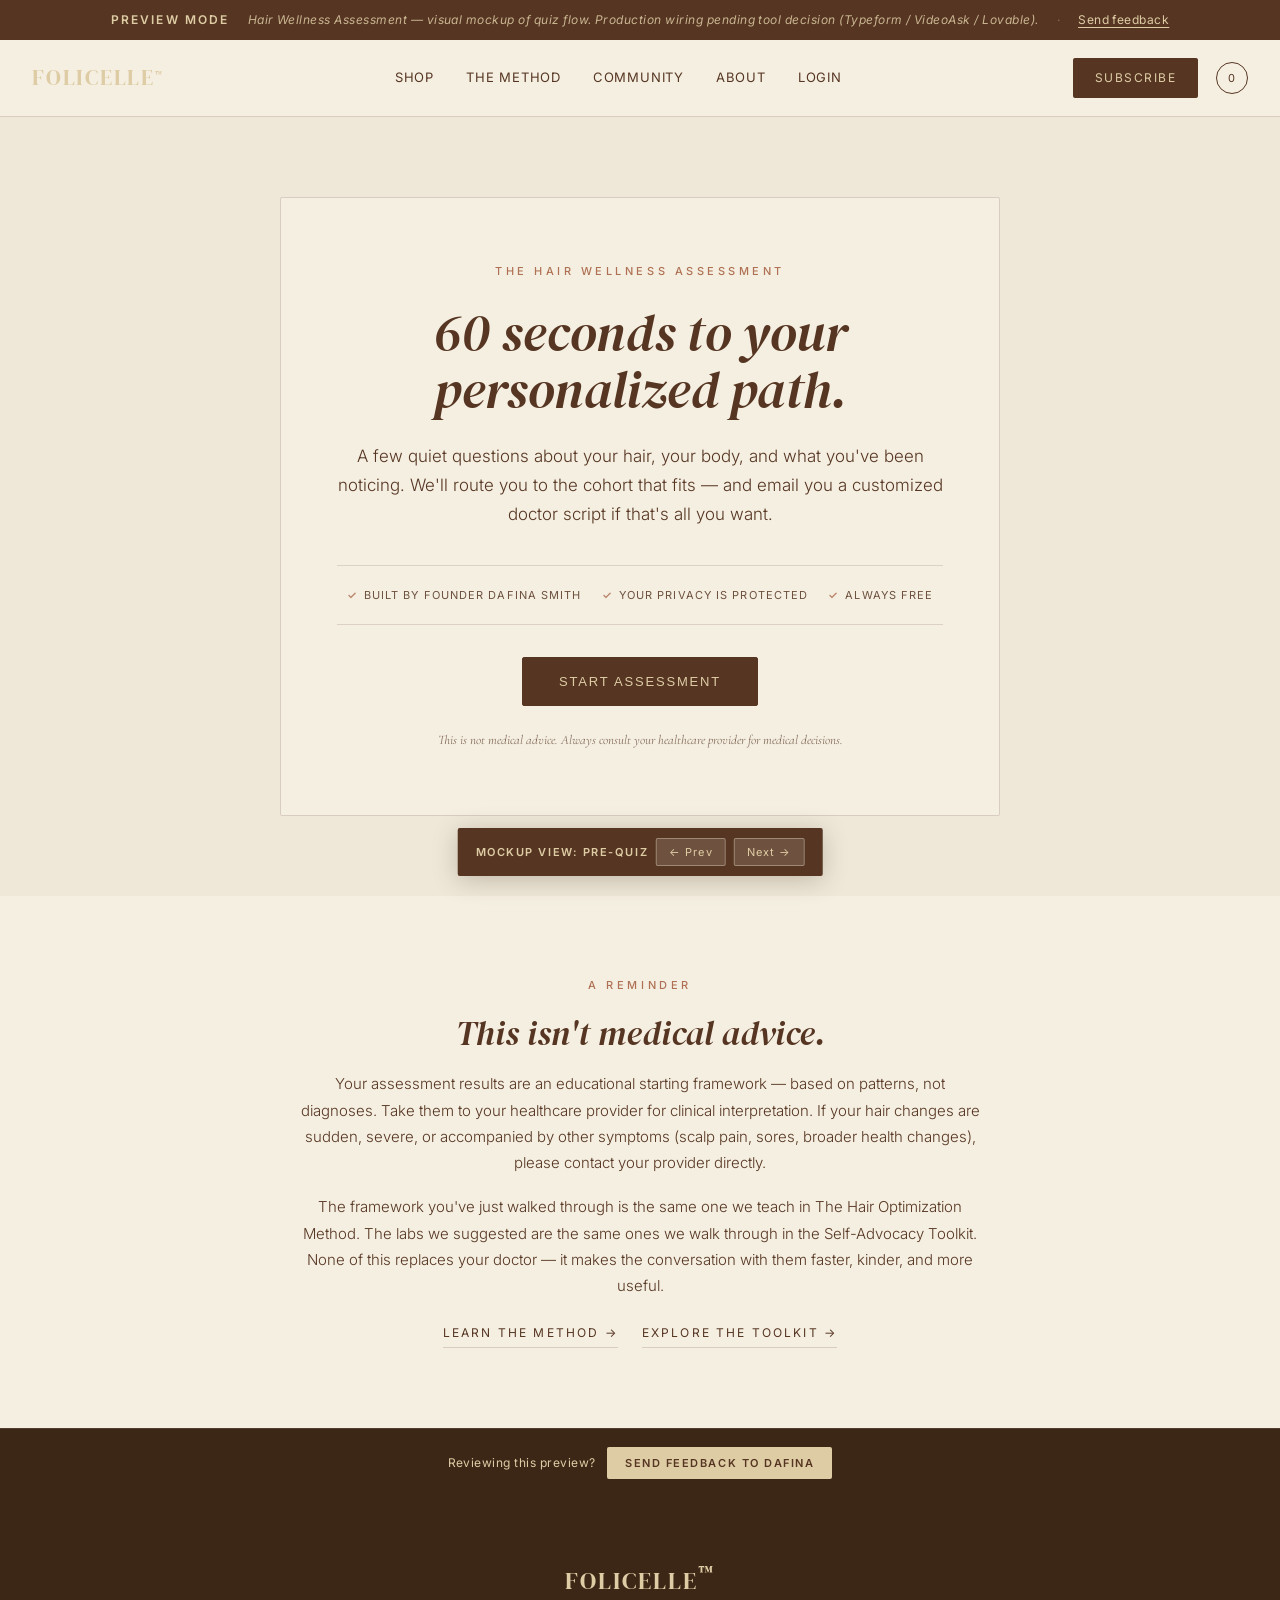
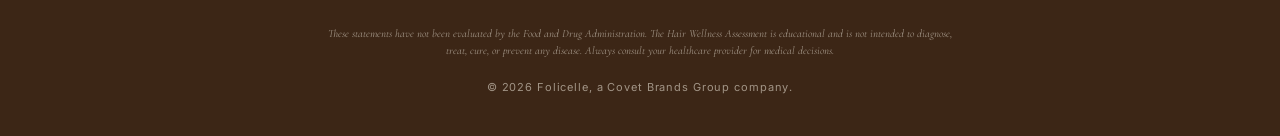
<file: assessment/index.html>
<!DOCTYPE html>
<html lang="en">
<head>
<meta charset="UTF-8">
<meta name="viewport" content="width=device-width, initial-scale=1.0">
<title>Folicelle — Hair Wellness Assessment</title>
<meta name="description" content="60 seconds to your personalized hair wellness path. Built by founder Dafina Smith. Foundation's ingredients reviewed by Dr. Miriam Safahi, MD.">
<meta name="robots" content="noindex, nofollow, noarchive, nosnippet">
<link rel="preconnect" href="https://fonts.googleapis.com">
<link rel="preconnect" href="https://fonts.gstatic.com" crossorigin>
<link href="https://fonts.googleapis.com/css2?family=Cormorant+Garamond:ital,wght@0,300;0,400;0,500;0,600;1,300;1,400;1,500&family=DM+Serif+Display:ital@0;1&family=Inter:wght@300;400;500;600&display=swap" rel="stylesheet">
<link rel="stylesheet" href="../css/prototype.css">
<style>
:root {
  --brown:#563622; --terracotta:#AF7153; --ancestral-gold:#DECCA5;
  --moss-green:#9A9762; --moss-deep:#7E7B4E; --cream:#F5EFE2;
  --cream-soft:#EFE8D8; --gold-light:#ECDFC0; --brown-deep:#3C2616;
  --line:rgba(86,54,34,0.18);
  --display:'DM Serif Display','Canela',Georgia,serif;
  --serif:'Cormorant Garamond','Canela',Georgia,serif;
  --sans:'Inter','Apercu Pro',-apple-system,system-ui,sans-serif;
}
*{box-sizing:border-box;margin:0;padding:0;}
html{scroll-behavior:smooth;}
body{font-family:var(--sans);font-weight:400;font-size:16px;line-height:1.65;color:var(--brown);background:var(--cream);-webkit-font-smoothing:antialiased;}
img{max-width:100%;height:auto;display:block;}
.container{max-width:1280px;margin:0 auto;padding:0 32px;}
.container-narrow{max-width:920px;margin:0 auto;padding:0 32px;}

.nav{position:sticky;top:0;z-index:100;background:var(--cream);border-bottom:1px solid var(--line);padding:18px 0;}
.nav-inner{display:flex;align-items:center;justify-content:space-between;max-width:1280px;margin:0 auto;padding:0 32px;}
.nav-wordmark{font-family:var(--display);font-size:22px;letter-spacing:0.08em;color:var(--ancestral-gold);text-transform:uppercase;text-decoration:none;}
.nav-wordmark sup{font-size:9px;vertical-align:super;}
.nav-links{display:flex;gap:32px;}
.nav-links a{color:var(--brown);text-decoration:none;font-size:13px;letter-spacing:0.06em;text-transform:uppercase;}
.nav-links a:hover{color:var(--terracotta);}
.nav-right{display:flex;gap:18px;align-items:center;}
.nav-cta{background:var(--brown);color:var(--ancestral-gold);padding:10px 22px;border-radius:2px;font-size:12px;letter-spacing:0.12em;text-transform:uppercase;text-decoration:none;}
.nav-cta:hover{background:var(--terracotta);}
.nav-cart{width:32px;height:32px;border:1px solid var(--brown);border-radius:50%;display:flex;align-items:center;justify-content:center;font-size:11px;color:var(--brown);text-decoration:none;}
@media (max-width:880px){.nav-links{display:none;}}

.btn-primary{background:var(--brown);color:var(--ancestral-gold);padding:16px 36px;border-radius:2px;font-size:13px;letter-spacing:0.14em;text-transform:uppercase;text-decoration:none;font-weight:500;transition:all 0.25s;display:inline-block;border:1px solid var(--brown);cursor:pointer;}
.btn-primary:hover{background:var(--terracotta);border-color:var(--terracotta);}
.btn-primary:disabled{opacity:0.4;cursor:not-allowed;background:var(--brown);}
.btn-secondary{background:transparent;color:var(--brown);padding:16px 30px;border-radius:2px;font-size:13px;letter-spacing:0.14em;text-transform:uppercase;text-decoration:none;font-weight:500;border:1px solid var(--brown);transition:all 0.25s;display:inline-block;cursor:pointer;}
.btn-secondary:hover{background:var(--brown);color:var(--ancestral-gold);}

/* MOCKUP NOTE */
.mockup-note-pill{background:rgba(175,113,83,0.12);border:1px dashed var(--terracotta);padding:10px 16px;font-family:var(--sans);font-size:11px;letter-spacing:0.12em;text-transform:uppercase;color:var(--terracotta);text-align:center;margin:24px auto;max-width:680px;border-radius:2px;}

/* PRE-QUIZ LANDING */
.intro{
  min-height:calc(100vh - 200px);
  background:var(--cream-soft);
  display:flex;align-items:center;justify-content:center;
  padding:80px 32px;
}
.intro-card{
  max-width:720px;text-align:center;
  background:var(--cream);
  border:1px solid var(--line);
  padding:64px 56px;
  border-radius:2px;
}
.intro-eyebrow{font-family:var(--sans);font-size:11px;letter-spacing:0.32em;text-transform:uppercase;color:var(--terracotta);font-weight:500;margin-bottom:24px;}
.intro-headline{font-family:var(--display);font-style:italic;font-size:clamp(34px,4.5vw,52px);line-height:1.1;color:var(--brown);margin-bottom:24px;font-weight:400;}
.intro-sub{font-size:17px;line-height:1.7;color:var(--brown);font-weight:300;margin-bottom:36px;}
.intro-trust{display:flex;gap:20px;justify-content:center;flex-wrap:wrap;margin:32px 0;padding:20px 0;border-top:1px solid var(--line);border-bottom:1px solid var(--line);font-family:var(--sans);font-size:11px;letter-spacing:0.1em;color:var(--brown);opacity:0.85;text-transform:uppercase;}
.intro-trust span{display:flex;align-items:center;gap:6px;}
.intro-trust span::before{content:"✓";color:var(--terracotta);font-weight:600;}
.intro-disclaimer{font-family:var(--serif);font-style:italic;font-size:13px;color:var(--brown);opacity:0.7;margin-top:24px;}
@media (max-width:720px){.intro-card{padding:48px 28px;}}

/* QUIZ — STATES */
.quiz{background:var(--cream-soft);min-height:100vh;padding:60px 32px;display:none;}
.quiz.active{display:flex;align-items:flex-start;justify-content:center;}
.quiz-card{
  max-width:780px;width:100%;
  background:var(--cream);
  border:1px solid var(--line);
  padding:48px 56px;
  border-radius:2px;
}
.quiz-progress{display:flex;justify-content:space-between;align-items:center;margin-bottom:36px;font-family:var(--sans);font-size:11px;letter-spacing:0.18em;text-transform:uppercase;color:var(--brown);opacity:0.75;}
.quiz-progress-bar{flex:1;margin:0 16px;height:2px;background:var(--line);position:relative;}
.quiz-progress-fill{position:absolute;left:0;top:0;bottom:0;background:var(--terracotta);transition:width 0.4s ease;}
.quiz-question{font-family:var(--display);font-style:italic;font-size:clamp(24px,3vw,32px);line-height:1.25;color:var(--brown);margin-bottom:32px;font-weight:400;}
.quiz-helper{font-family:var(--serif);font-style:italic;font-size:14px;color:var(--brown);opacity:0.7;margin-top:-20px;margin-bottom:32px;}
.quiz-options{display:flex;flex-direction:column;gap:10px;margin-bottom:36px;}
.quiz-option{display:flex;align-items:flex-start;gap:14px;padding:16px 20px;border:1px solid var(--line);border-radius:2px;cursor:pointer;transition:all 0.2s;background:var(--cream-soft);font-size:15px;line-height:1.5;color:var(--brown);font-weight:400;}
.quiz-option:hover{border-color:var(--brown);background:var(--cream);}
.quiz-option.selected{border:2px solid var(--brown);background:var(--cream);font-weight:500;padding:15px 19px;}
.quiz-option-marker{width:18px;height:18px;border:1px solid var(--brown);flex-shrink:0;margin-top:3px;border-radius:50%;position:relative;}
.quiz-option.multi .quiz-option-marker{border-radius:2px;}
.quiz-option.selected .quiz-option-marker::after{content:"";position:absolute;inset:3px;background:var(--brown);border-radius:50%;}
.quiz-option.multi.selected .quiz-option-marker::after{border-radius:1px;}
.quiz-actions{display:flex;justify-content:space-between;gap:16px;}
.quiz-input-row{display:flex;flex-direction:column;gap:14px;margin-bottom:24px;}
.quiz-input{padding:14px 18px;border:1px solid var(--line);background:var(--cream-soft);font-family:var(--sans);font-size:15px;color:var(--brown);border-radius:2px;}
.quiz-input:focus{outline:none;border-color:var(--brown);background:var(--cream);}
.quiz-checkbox{display:flex;align-items:flex-start;gap:10px;font-family:var(--serif);font-style:italic;font-size:14px;color:var(--brown);opacity:0.85;}
.quiz-privacy{font-family:var(--serif);font-style:italic;font-size:13px;color:var(--brown);opacity:0.7;text-align:center;margin-top:24px;}
@media (max-width:720px){.quiz-card{padding:36px 28px;}.quiz-actions{flex-direction:column-reverse;}.quiz-actions .btn-primary,.quiz-actions .btn-secondary{width:100%;text-align:center;}}

/* QUIZ STATE NAV CONTROLS — for mockup, show all states stacked */
.state-nav{position:fixed;bottom:24px;left:50%;transform:translateX(-50%);background:var(--brown);color:var(--ancestral-gold);padding:10px 18px;border-radius:2px;font-family:var(--sans);font-size:11px;letter-spacing:0.14em;text-transform:uppercase;z-index:300;display:flex;gap:8px;align-items:center;box-shadow:0 4px 24px rgba(60,38,22,0.25);}
.state-nav button{background:rgba(245,239,226,0.15);border:1px solid rgba(245,239,226,0.35);color:var(--ancestral-gold);font-family:var(--sans);font-size:11px;letter-spacing:0.1em;padding:6px 12px;cursor:pointer;border-radius:2px;}
.state-nav button:hover{background:var(--ancestral-gold);color:var(--brown);}
.state-nav .state-label{font-weight:600;}

/* RESULTS STATE */
.results{background:var(--cream-soft);min-height:100vh;padding:80px 32px;display:none;}
.results.active{display:block;}
.results-inner{max-width:920px;margin:0 auto;}
.results-eyebrow{font-family:var(--sans);font-size:11px;letter-spacing:0.32em;text-transform:uppercase;color:var(--terracotta);font-weight:500;margin-bottom:24px;text-align:center;}
.results-greeting{font-family:var(--display);font-style:italic;font-size:clamp(34px,4.5vw,52px);line-height:1.1;color:var(--brown);text-align:center;margin-bottom:24px;font-weight:400;}
.results-intro{font-size:17px;line-height:1.7;color:var(--brown);font-weight:300;text-align:center;margin-bottom:48px;max-width:680px;margin-left:auto;margin-right:auto;}

.results-section{background:var(--cream);border:1px solid var(--line);padding:36px 40px;margin-bottom:24px;border-radius:2px;}
.results-section-label{font-family:var(--sans);font-size:11px;letter-spacing:0.24em;text-transform:uppercase;color:var(--terracotta);font-weight:500;margin-bottom:14px;}
.results-contributors{display:flex;flex-direction:column;gap:14px;}
.contributor-row{display:flex;justify-content:space-between;align-items:center;padding:14px 0;border-bottom:1px dashed var(--line);}
.contributor-row:last-child{border-bottom:none;}
.contributor-name{font-family:var(--display);font-size:18px;color:var(--brown);font-weight:400;}
.contributor-rank{font-family:var(--serif);font-style:italic;font-size:14px;color:var(--brown);opacity:0.75;}
.contributor-bar{flex:1;height:4px;background:var(--line);margin:0 24px;position:relative;border-radius:2px;}
.contributor-fill{position:absolute;left:0;top:0;bottom:0;background:var(--terracotta);border-radius:2px;}

.results-cohort{background:var(--moss-green);color:var(--cream);text-align:center;padding:40px;}
.results-cohort .results-section-label{color:var(--ancestral-gold);}
.results-cohort h3{font-family:var(--display);font-style:italic;font-size:clamp(28px,3.2vw,40px);color:var(--cream);margin-bottom:12px;font-weight:400;}
.results-cohort p{font-size:15px;line-height:1.7;color:var(--cream);opacity:0.95;font-weight:300;max-width:520px;margin:0 auto;}

.results-protocol h3{font-family:var(--display);font-size:24px;color:var(--brown);margin-bottom:8px;font-weight:400;}
.results-protocol p{font-size:15px;line-height:1.7;color:var(--brown);font-weight:300;margin-bottom:14px;}
.results-labs{margin-top:18px;padding-top:18px;border-top:1px solid var(--line);}
.results-labs ul{list-style:none;}
.results-labs li{padding:8px 0;font-size:14px;color:var(--brown);font-weight:300;display:flex;gap:14px;align-items:flex-start;}
.results-labs li::before{content:"—";color:var(--terracotta);font-weight:500;flex-shrink:0;}

.results-ctas{display:grid;grid-template-columns:1fr 1fr 1fr;gap:14px;margin-top:32px;}
.results-cta-card{background:var(--cream);border:1px solid var(--line);padding:28px 24px;text-align:center;border-radius:2px;display:flex;flex-direction:column;}
.results-cta-card.featured{background:var(--brown);color:var(--ancestral-gold);}
.results-cta-card.featured h4,
.results-cta-card.featured p{color:var(--ancestral-gold);}
.results-cta-card.featured .results-cta-btn{border-color:var(--ancestral-gold);color:var(--ancestral-gold);}
.results-cta-card.featured .results-cta-btn:hover{background:var(--ancestral-gold);color:var(--brown);}
.results-cta-card h4{font-family:var(--display);font-size:18px;color:var(--brown);margin-bottom:8px;font-weight:400;line-height:1.2;}
.results-cta-card p{font-family:var(--serif);font-style:italic;font-size:13px;color:var(--brown);opacity:0.85;line-height:1.5;flex-grow:1;margin-bottom:18px;}
.results-cta-btn{display:inline-block;font-size:11px;letter-spacing:0.14em;text-transform:uppercase;text-decoration:none;padding:11px 18px;border:1px solid var(--brown);color:var(--brown);font-weight:500;transition:all 0.25s;}
.results-cta-btn:hover{background:var(--brown);color:var(--ancestral-gold);}
@media (max-width:880px){.results-ctas{grid-template-columns:1fr;}}

/* TRUST/EDUCATION FOOTER */
.below-fold{background:var(--cream);padding:80px 32px;text-align:center;}
.below-fold-inner{max-width:680px;margin:0 auto;}
.below-fold .section-eyebrow{font-family:var(--sans);font-size:11px;letter-spacing:0.32em;text-transform:uppercase;color:var(--terracotta);font-weight:500;margin-bottom:18px;}
.below-fold h3{font-family:var(--display);font-style:italic;font-size:clamp(24px,2.8vw,34px);color:var(--brown);margin-bottom:18px;font-weight:400;line-height:1.2;}
.below-fold p{font-size:15px;line-height:1.75;color:var(--brown);font-weight:300;margin-bottom:18px;}
.below-fold-links{display:flex;gap:24px;justify-content:center;margin-top:24px;flex-wrap:wrap;}
.below-fold-links a{font-size:12px;letter-spacing:0.18em;text-transform:uppercase;color:var(--brown);text-decoration:none;border-bottom:1px solid var(--line);padding-bottom:4px;}
.below-fold-links a:hover{color:var(--terracotta);border-color:var(--terracotta);}

/* FOOTER */
.footer{background:var(--brown-deep);color:var(--cream);padding:60px 0 40px;text-align:center;}
.footer-wordmark{font-family:var(--display);font-size:24px;letter-spacing:0.08em;color:var(--ancestral-gold);text-transform:uppercase;text-decoration:none;}
.footer-disclaimer{font-family:var(--serif);font-style:italic;font-size:11px;line-height:1.6;color:var(--cream);opacity:0.55;max-width:700px;margin:24px auto 0;padding:0 32px;}
.footer-meta{font-family:var(--sans);font-size:11px;letter-spacing:0.08em;color:var(--cream);opacity:0.55;margin-top:18px;}

/* All quiz states render but only one visible at a time */
[data-state]{display:none;}
[data-state].active{display:flex;}
</style>
</head>
<body>

<div class="preview-banner">
  <strong>Preview Mode</strong>
  <em>Hair Wellness Assessment — visual mockup of quiz flow. Production wiring pending tool decision (Typeform / VideoAsk / Lovable).</em>
  <span class="pb-divider">·</span>
  <a href="mailto:dafina@covetandmane.com?subject=Folicelle%20Preview%20Feedback%20%E2%80%94%20Assessment&body=Page%3A%20Assessment%0A%0AYour%20feedback%3A%0A">Send feedback</a>
</div>

<nav class="nav">
  <div class="nav-inner">
    <a href="../index.html" class="nav-wordmark">FOLICELLE<sup>™</sup></a>
    <div class="nav-links">
      <a href="../product/foundation.html">Shop</a>
      <a href="../method.html">The Method</a>
      <a href="../community/">Community</a>
      <a href="../coming-soon.html">About</a>
      <a href="../coming-soon.html">Login</a>
    </div>
    <button class="nav-hamburger" aria-label="Open menu"><span></span><span></span><span></span></button>
    <div class="nav-right">
      <a href="../product/foundation.html" class="nav-cta">Subscribe</a>
      <a href="../coming-soon.html" class="nav-cart">0</a>
    </div>
  </div>
</nav>

<div class="mobile-menu-overlay"></div>
<div class="mobile-menu" role="navigation" aria-label="Mobile menu">
  <button class="mobile-menu-close" aria-label="Close menu">×</button>
  <a href="../product/foundation.html">Shop</a>
  <a href="../method.html">The Method</a>
  <a href="../community/">Community</a>
  <a href="../toolkit/">Toolkit</a>
  <a href="../care-network/">Care Network</a>
  <a href="../coming-soon.html">About</a>
  <a href="../coming-soon.html">Login</a>
  <a href="../product/foundation.html" class="mobile-menu-cta">Subscribe</a>
</div>

<!-- STATE 0: PRE-QUIZ LANDING -->
<section class="intro active" data-state="0">
  <div class="intro-card">
    <div class="intro-eyebrow">The Hair Wellness Assessment</div>
    <h1 class="intro-headline">60 seconds to your<br>personalized path.</h1>
    <p class="intro-sub">
      A few quiet questions about your hair, your body, and what you've been noticing. We'll route you to the cohort that fits — and email you a customized doctor script if that's all you want.
    </p>
    <div class="intro-trust">
      <span>Built by founder Dafina Smith</span>
      <span>Your privacy is protected</span>
      <span>Always free</span>
    </div>
    <button class="btn-primary" onclick="goToState(1)">Start Assessment</button>
    <p class="intro-disclaimer">
      This is not medical advice. Always consult your healthcare provider for medical decisions.
    </p>
  </div>
</section>

<!-- QUIZ STATES 1–8 -->
<section class="quiz" data-state="1">
  <div class="quiz-card">
    <div class="quiz-progress">
      <span>Question 1 of 8</span>
      <div class="quiz-progress-bar"><div class="quiz-progress-fill" style="width:12.5%;"></div></div>
      <span>Multi-select</span>
    </div>
    <h2 class="quiz-question">What concerns you most about your hair right now?</h2>
    <p class="quiz-helper">Select all that apply.</p>
    <div class="quiz-options">
      <label class="quiz-option multi"><span class="quiz-option-marker"></span>Shedding more than usual</label>
      <label class="quiz-option multi"><span class="quiz-option-marker"></span>Thinner overall density</label>
      <label class="quiz-option multi"><span class="quiz-option-marker"></span>Slow growth</label>
      <label class="quiz-option multi"><span class="quiz-option-marker"></span>Breakage</label>
      <label class="quiz-option multi"><span class="quiz-option-marker"></span>Graying</label>
      <label class="quiz-option multi"><span class="quiz-option-marker"></span>Texture change</label>
      <label class="quiz-option multi"><span class="quiz-option-marker"></span>All of the above</label>
    </div>
    <div class="quiz-actions">
      <button class="btn-secondary" onclick="goToState(0)">← Back</button>
      <button class="btn-primary" onclick="goToState(2)">Next →</button>
    </div>
  </div>
</section>

<section class="quiz" data-state="2">
  <div class="quiz-card">
    <div class="quiz-progress">
      <span>Question 2 of 8</span>
      <div class="quiz-progress-bar"><div class="quiz-progress-fill" style="width:25%;"></div></div>
      <span>Single-select</span>
    </div>
    <h2 class="quiz-question">When did you first notice these changes?</h2>
    <div class="quiz-options">
      <label class="quiz-option"><span class="quiz-option-marker"></span>Last few weeks</label>
      <label class="quiz-option"><span class="quiz-option-marker"></span>Last few months</label>
      <label class="quiz-option"><span class="quiz-option-marker"></span>6 months to 1 year</label>
      <label class="quiz-option"><span class="quiz-option-marker"></span>1–2 years</label>
      <label class="quiz-option"><span class="quiz-option-marker"></span>More than 2 years</label>
    </div>
    <div class="quiz-actions">
      <button class="btn-secondary" onclick="goToState(1)">← Back</button>
      <button class="btn-primary" onclick="goToState(3)">Next →</button>
    </div>
  </div>
</section>

<section class="quiz" data-state="3">
  <div class="quiz-card">
    <div class="quiz-progress">
      <span>Question 3 of 8</span>
      <div class="quiz-progress-bar"><div class="quiz-progress-fill" style="width:37.5%;"></div></div>
      <span>Multi-select</span>
    </div>
    <h2 class="quiz-question">Are any of these life events recent for you?</h2>
    <p class="quiz-helper">Select all that apply.</p>
    <div class="quiz-options">
      <label class="quiz-option multi"><span class="quiz-option-marker"></span>Postpartum (within last 18 months)</label>
      <label class="quiz-option multi"><span class="quiz-option-marker"></span>Started or am on a GLP-1 medication (Ozempic, Wegovy, Zepbound, Mounjaro)</label>
      <label class="quiz-option multi"><span class="quiz-option-marker"></span>Started, stopped, or changed hormonal medication (HRT, birth control)</label>
      <label class="quiz-option multi"><span class="quiz-option-marker"></span>Significant weight loss</label>
      <label class="quiz-option multi"><span class="quiz-option-marker"></span>Major life stress event</label>
      <label class="quiz-option multi"><span class="quiz-option-marker"></span>Diagnosed thyroid or hormonal condition</label>
      <label class="quiz-option multi"><span class="quiz-option-marker"></span>None of the above</label>
    </div>
    <div class="quiz-actions">
      <button class="btn-secondary" onclick="goToState(2)">← Back</button>
      <button class="btn-primary" onclick="goToState(4)">Next →</button>
    </div>
  </div>
</section>

<section class="quiz" data-state="4">
  <div class="quiz-card">
    <div class="quiz-progress">
      <span>Question 4 of 8</span>
      <div class="quiz-progress-bar"><div class="quiz-progress-fill" style="width:50%;"></div></div>
      <span>Single-select</span>
    </div>
    <h2 class="quiz-question">How would you describe your typical sleep?</h2>
    <div class="quiz-options">
      <label class="quiz-option"><span class="quiz-option-marker"></span>Rarely sleep well — 5 hours or less most nights</label>
      <label class="quiz-option"><span class="quiz-option-marker"></span>Sleep is interrupted, often broken</label>
      <label class="quiz-option"><span class="quiz-option-marker"></span>Mostly okay, occasional rough nights</label>
      <label class="quiz-option"><span class="quiz-option-marker"></span>Sleep well most nights</label>
      <label class="quiz-option"><span class="quiz-option-marker"></span>Sleep deeply and consistently</label>
    </div>
    <div class="quiz-actions">
      <button class="btn-secondary" onclick="goToState(3)">← Back</button>
      <button class="btn-primary" onclick="goToState(5)">Next →</button>
    </div>
  </div>
</section>

<section class="quiz" data-state="5">
  <div class="quiz-card">
    <div class="quiz-progress">
      <span>Question 5 of 8</span>
      <div class="quiz-progress-bar"><div class="quiz-progress-fill" style="width:62.5%;"></div></div>
      <span>Multi-select</span>
    </div>
    <h2 class="quiz-question">Have you had any of these labs tested in the last 12 months?</h2>
    <p class="quiz-helper">Select all that apply.</p>
    <div class="quiz-options">
      <label class="quiz-option multi"><span class="quiz-option-marker"></span>Ferritin</label>
      <label class="quiz-option multi"><span class="quiz-option-marker"></span>Full thyroid panel (TSH, free T3, free T4)</label>
      <label class="quiz-option multi"><span class="quiz-option-marker"></span>Vitamin D</label>
      <label class="quiz-option multi"><span class="quiz-option-marker"></span>Vitamin B12</label>
      <label class="quiz-option multi"><span class="quiz-option-marker"></span>Hormone panel</label>
      <label class="quiz-option multi"><span class="quiz-option-marker"></span>I haven't had recent labs</label>
    </div>
    <div class="quiz-actions">
      <button class="btn-secondary" onclick="goToState(4)">← Back</button>
      <button class="btn-primary" onclick="goToState(6)">Next →</button>
    </div>
  </div>
</section>

<section class="quiz" data-state="6">
  <div class="quiz-card">
    <div class="quiz-progress">
      <span>Question 6 of 8</span>
      <div class="quiz-progress-bar"><div class="quiz-progress-fill" style="width:75%;"></div></div>
      <span>Single-select</span>
    </div>
    <h2 class="quiz-question">What's your current relationship with hair supplements?</h2>
    <div class="quiz-options">
      <label class="quiz-option"><span class="quiz-option-marker"></span>Never tried any</label>
      <label class="quiz-option"><span class="quiz-option-marker"></span>Tried biotin or generic, didn't help</label>
      <label class="quiz-option"><span class="quiz-option-marker"></span>Currently using Nutrafol or similar</label>
      <label class="quiz-option"><span class="quiz-option-marker"></span>Currently using something else</label>
      <label class="quiz-option"><span class="quiz-option-marker"></span>Open to trying</label>
    </div>
    <div class="quiz-actions">
      <button class="btn-secondary" onclick="goToState(5)">← Back</button>
      <button class="btn-primary" onclick="goToState(7)">Next →</button>
    </div>
  </div>
</section>

<section class="quiz" data-state="7">
  <div class="quiz-card">
    <div class="quiz-progress">
      <span>Question 7 of 8</span>
      <div class="quiz-progress-bar"><div class="quiz-progress-fill" style="width:87.5%;"></div></div>
      <span>Multi-select</span>
    </div>
    <h2 class="quiz-question">What feels most important to you in a hair wellness approach?</h2>
    <p class="quiz-helper">Select all that apply.</p>
    <div class="quiz-options">
      <label class="quiz-option multi"><span class="quiz-option-marker"></span>Backed by medical expertise</label>
      <label class="quiz-option multi"><span class="quiz-option-marker"></span>Educational, helps me understand my body</label>
      <label class="quiz-option multi"><span class="quiz-option-marker"></span>Built on natural and time-tested ingredients</label>
      <label class="quiz-option multi"><span class="quiz-option-marker"></span>Visible results within a reasonable timeline</label>
      <label class="quiz-option multi"><span class="quiz-option-marker"></span>Fits my lifestyle and budget</label>
    </div>
    <div class="quiz-actions">
      <button class="btn-secondary" onclick="goToState(6)">← Back</button>
      <button class="btn-primary" onclick="goToState(8)">Next →</button>
    </div>
  </div>
</section>

<section class="quiz" data-state="8">
  <div class="quiz-card">
    <div class="quiz-progress">
      <span>Question 8 of 8</span>
      <div class="quiz-progress-bar"><div class="quiz-progress-fill" style="width:100%;"></div></div>
      <span>Final step</span>
    </div>
    <h2 class="quiz-question">Where should we send your results?</h2>
    <p class="quiz-helper">Your results stay private. We never share your information.</p>
    <div class="quiz-input-row">
      <input type="text" class="quiz-input" placeholder="First name" />
      <input type="email" class="quiz-input" placeholder="Email address" />
      <label class="quiz-checkbox">
        <input type="checkbox" style="margin-top:3px;">
        I'd like to receive Folicelle updates (occasional, opt-out anytime)
      </label>
    </div>
    <div class="quiz-actions">
      <button class="btn-secondary" onclick="goToState(7)">← Back</button>
      <button class="btn-primary" onclick="goToState('results')">See My Results →</button>
    </div>
    <p class="quiz-privacy">
      Your privacy is protected. We never share your answers. <br>
      <span style="opacity:0.85;">This assessment is educational and not a medical diagnosis.</span>
    </p>
  </div>
</section>

<!-- RESULTS STATE -->
<section class="results" data-state="results">
  <div class="results-inner">
    <div class="results-eyebrow">Your personalized results</div>
    <h2 class="results-greeting">Here's what we'd suggest, [Name].</h2>
    <p class="results-intro">
      Based on what you told us, here's the path that fits where you are. This is a starting framework, not a diagnosis. Pair it with your healthcare provider's input.
    </p>

    <div class="mockup-note-pill">
      [Logic placeholder — final scoring rules to be designed with the chosen quiz tool]
    </div>

    <div class="results-section">
      <div class="results-section-label">Your likely contributors</div>
      <div class="results-contributors">
        <div class="contributor-row">
          <div class="contributor-name">Hormonal layer</div>
          <div class="contributor-bar"><div class="contributor-fill" style="width:78%;"></div></div>
          <div class="contributor-rank">High signal</div>
        </div>
        <div class="contributor-row">
          <div class="contributor-name">Nutritional layer</div>
          <div class="contributor-bar"><div class="contributor-fill" style="width:62%;"></div></div>
          <div class="contributor-rank">Moderate signal</div>
        </div>
        <div class="contributor-row">
          <div class="contributor-name">Stress &amp; sleep</div>
          <div class="contributor-bar"><div class="contributor-fill" style="width:48%;"></div></div>
          <div class="contributor-rank">Some signal</div>
        </div>
      </div>
    </div>

    <div class="results-section results-cohort">
      <div class="results-section-label">Your cohort match</div>
      <h3>The Perimenopause Path</h3>
      <p>You'll join women navigating the same hormonal shifts. Active threads, monthly Safahi office hours, founder presence weekly for the first 90 days.</p>
    </div>

    <div class="results-section results-protocol">
      <div class="results-section-label">Your recommended starting protocol</div>
      <h3>Folicelle Foundation · 90-day prepaid</h3>
      <p>Two gummies daily, with a meal. Includes Dr. Safahi's Hair Wellness Protocol PDF. Three to six months for the rhythm to show.</p>
      <div class="results-labs">
        <div class="results-section-label">Suggested labs to discuss with your doctor</div>
        <ul>
          <li>Ferritin — context: common contributor in women with hair changes</li>
          <li>Full thyroid panel (TSH, free T3, free T4) — context: TSH alone often misses subclinical patterns</li>
          <li>Sex hormone panel — context: relevant given peri-menopausal stage</li>
          <li>Vitamin D, 25-hydroxy — context: low D correlates with hair quality</li>
        </ul>
      </div>
    </div>

    <div class="results-ctas">
      <div class="results-cta-card featured">
        <h4>Start the Ritual</h4>
        <p>Folicelle Foundation 90-day prepaid · $61.30/mo effective · platform included</p>
        <a href="../product/foundation.html" class="results-cta-btn">Subscribe →</a>
      </div>
      <div class="results-cta-card">
        <h4>Start the Method</h4>
        <p>The Hair Optimization Method · $79 standalone · lifetime course access</p>
        <a href="../method.html" class="results-cta-btn">Get the Method →</a>
      </div>
      <div class="results-cta-card">
        <h4>Just send me the doctor script</h4>
        <p>Email-only · downloadable PDF · we'll send the customized request framework</p>
        <a href="#" onclick="alert('Mockup — email + script delivery wired in production.'); return false;" class="results-cta-btn">Send the Script →</a>
      </div>
    </div>
  </div>
</section>

<!-- BELOW THE FOLD — TRUST + EDUCATION -->
<section class="below-fold">
  <div class="below-fold-inner">
    <div class="section-eyebrow">A reminder</div>
    <h3>This isn't medical advice.</h3>
    <p>
      Your assessment results are an educational starting framework — based on patterns, not diagnoses. Take them to your healthcare provider for clinical interpretation. If your hair changes are sudden, severe, or accompanied by other symptoms (scalp pain, sores, broader health changes), please contact your provider directly.
    </p>
    <p>
      The framework you've just walked through is the same one we teach in The Hair Optimization Method. The labs we suggested are the same ones we walk through in the Self-Advocacy Toolkit. None of this replaces your doctor — it makes the conversation with them faster, kinder, and more useful.
    </p>
    <div class="below-fold-links">
      <a href="../method.html">Learn the Method →</a>
      <a href="../toolkit/">Explore the Toolkit →</a>
    </div>
  </div>
</section>

<div class="send-feedback-block">
  Reviewing this preview? <a href="mailto:dafina@covetandmane.com?subject=Folicelle%20Preview%20Feedback%20%E2%80%94%20Assessment&body=Page%3A%20Assessment%0A%0AYour%20feedback%3A%0A">Send feedback to Dafina</a>
</div>

<footer class="footer">
  <a href="../index.html" class="footer-wordmark">FOLICELLE<sup>™</sup></a>
  <p class="footer-disclaimer">
    These statements have not been evaluated by the Food and Drug Administration. The Hair Wellness Assessment is educational and is not intended to diagnose, treat, cure, or prevent any disease. Always consult your healthcare provider for medical decisions.
  </p>
  <div class="footer-meta">© 2026 Folicelle, a Covet Brands Group company.</div>
</footer>

<!-- MOCKUP STATE NAV -->
<div class="state-nav" id="stateNav">
  <span class="state-label" id="stateNavLabel">Mockup view: Pre-quiz</span>
  <button onclick="prevState()">← Prev</button>
  <button onclick="nextState()">Next →</button>
</div>

<script src="../js/prototype.js" defer></script>
<script>
const STATES = ['0', '1', '2', '3', '4', '5', '6', '7', '8', 'results'];
const LABELS = {
  '0': 'Pre-quiz',
  '1': 'Q1 of 8',
  '2': 'Q2 of 8',
  '3': 'Q3 of 8',
  '4': 'Q4 of 8',
  '5': 'Q5 of 8',
  '6': 'Q6 of 8',
  '7': 'Q7 of 8',
  '8': 'Q8 of 8',
  'results': 'Results'
};
let currentState = '0';

function goToState(state) {
  document.querySelectorAll('[data-state]').forEach(el => el.classList.remove('active'));
  const target = document.querySelector(`[data-state="${state}"]`);
  if (target) {
    target.classList.add('active');
    currentState = String(state);
    document.getElementById('stateNavLabel').textContent = 'Mockup view: ' + LABELS[currentState];
    window.scrollTo({ top: 0, behavior: 'smooth' });
  }
}
function nextState() {
  const idx = STATES.indexOf(currentState);
  if (idx < STATES.length - 1) goToState(STATES[idx + 1]);
}
function prevState() {
  const idx = STATES.indexOf(currentState);
  if (idx > 0) goToState(STATES[idx - 1]);
}

// Quiz option toggle (visual only)
document.querySelectorAll('.quiz-option').forEach(opt => {
  opt.addEventListener('click', (e) => {
    e.preventDefault();
    const isMulti = opt.classList.contains('multi');
    if (!isMulti) {
      // Single-select: clear siblings
      opt.parentElement.querySelectorAll('.quiz-option').forEach(o => o.classList.remove('selected'));
    }
    opt.classList.toggle('selected');
  });
});
</script>
</body>
</html>
</file>
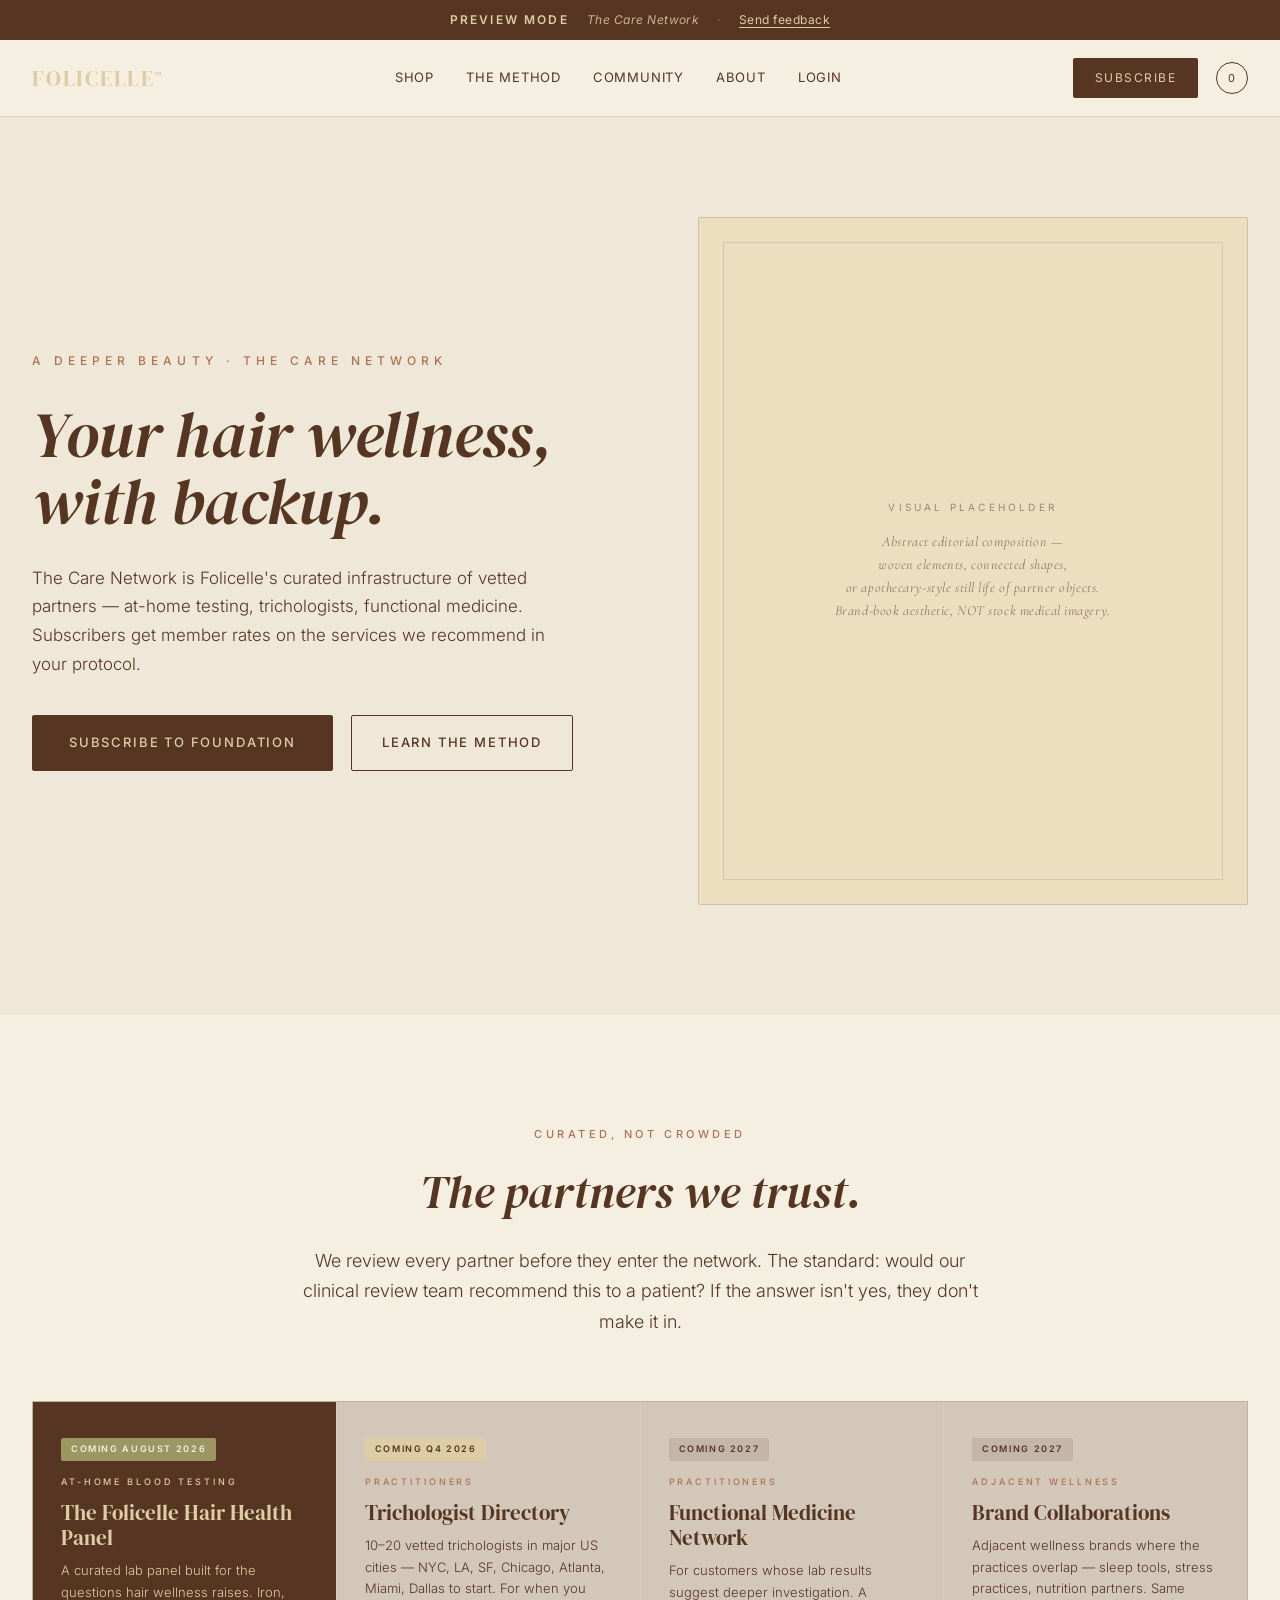
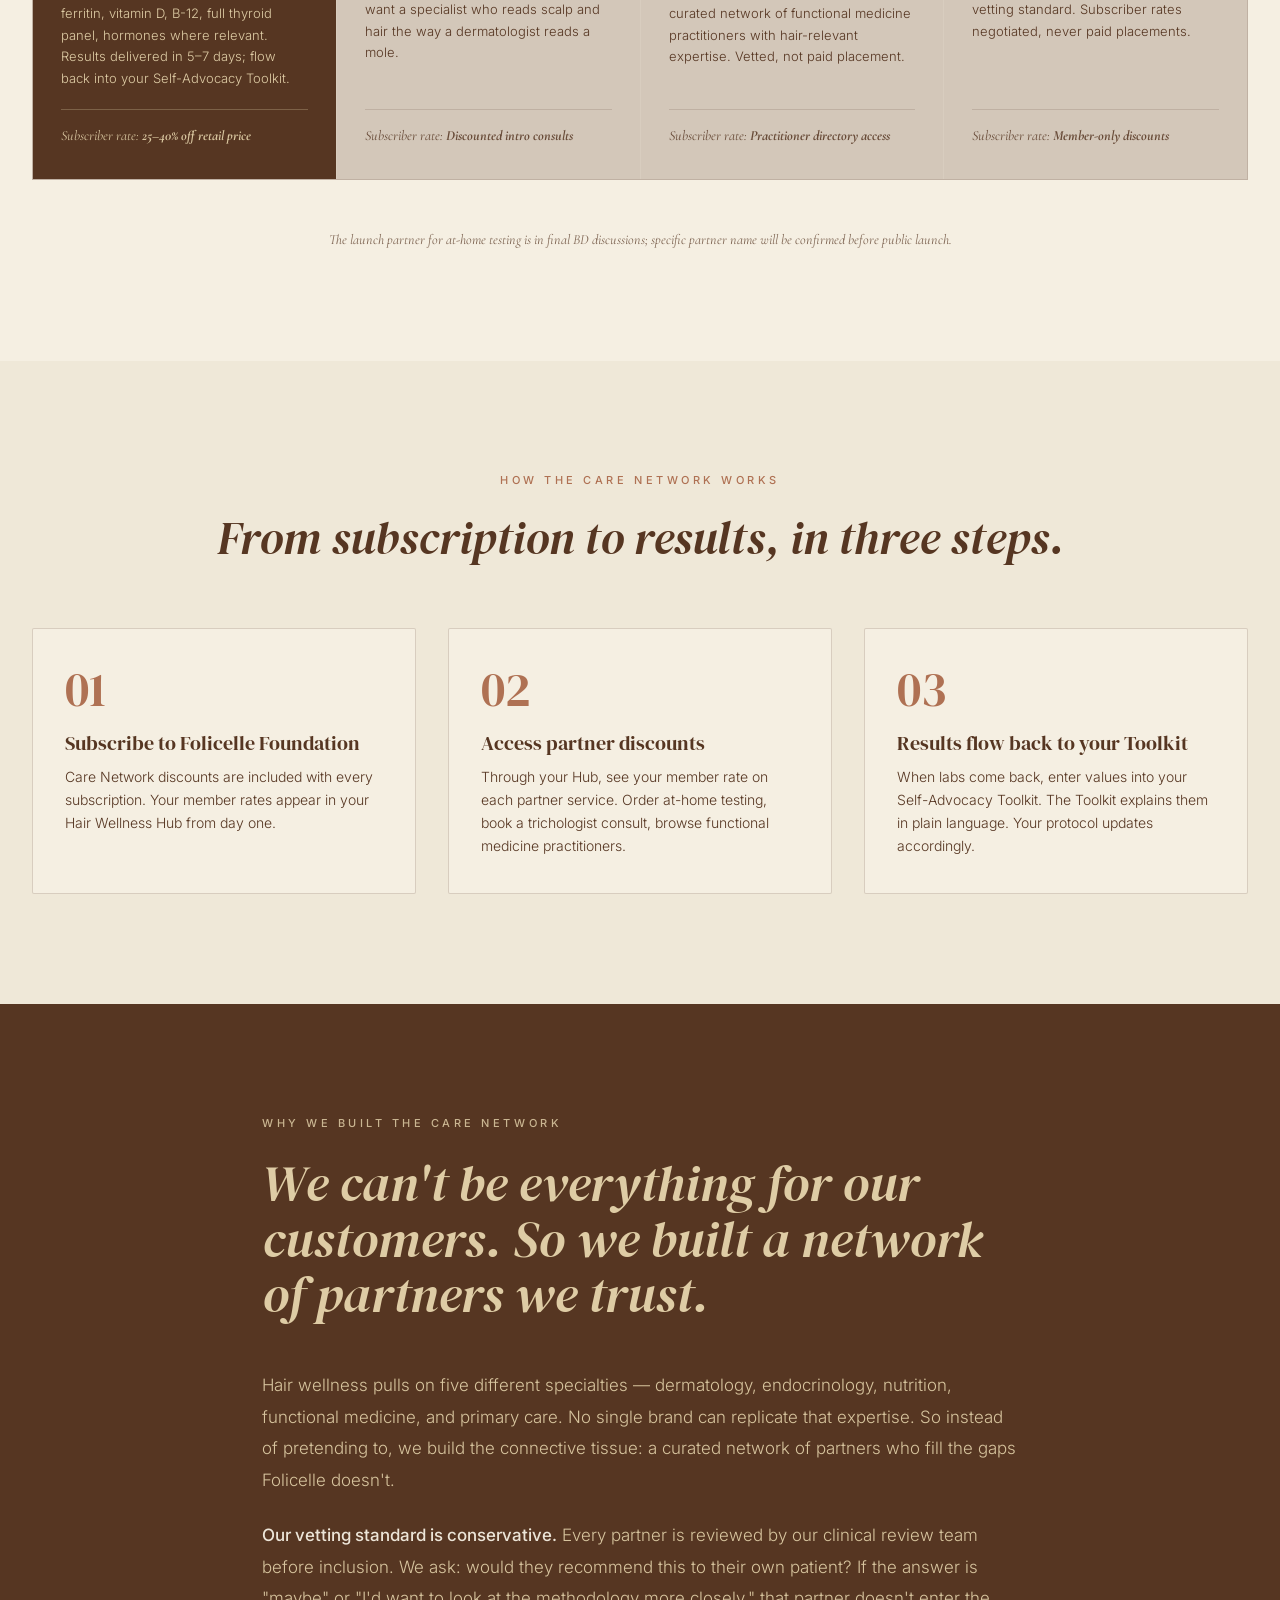
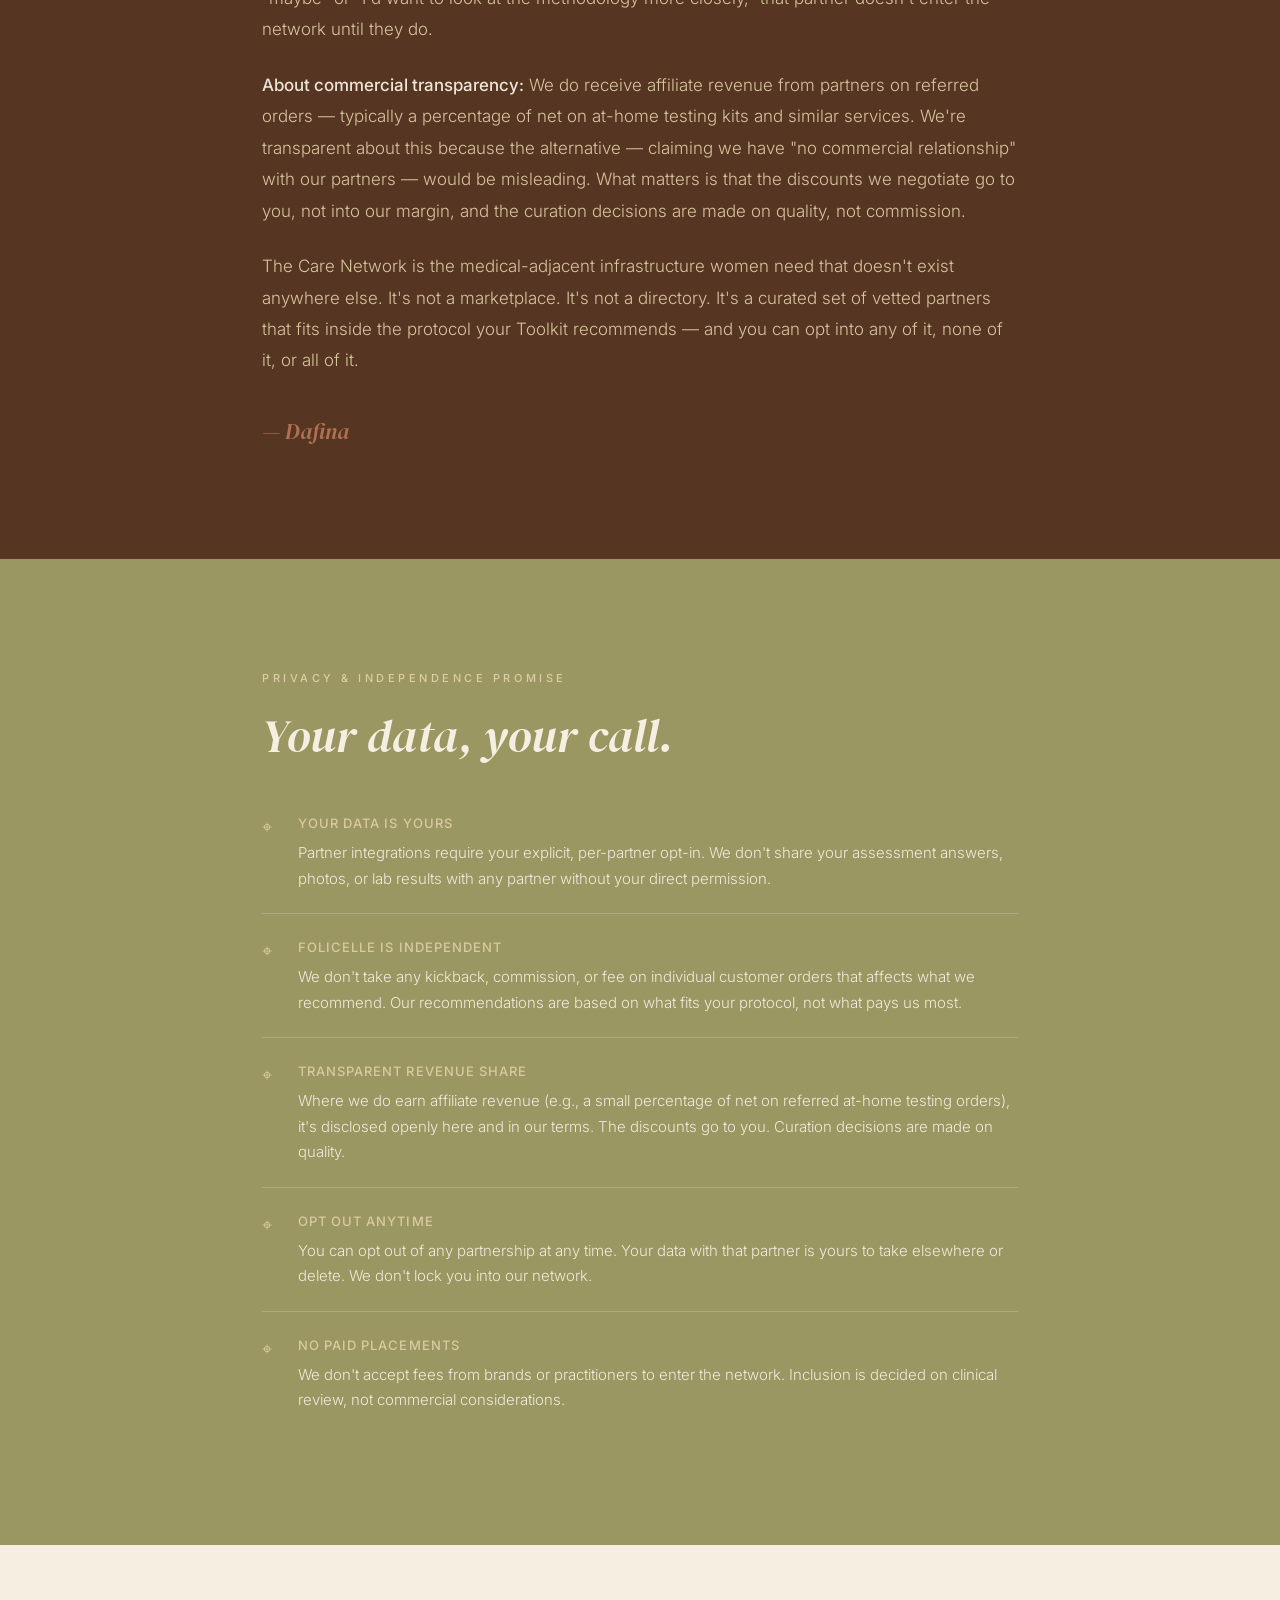
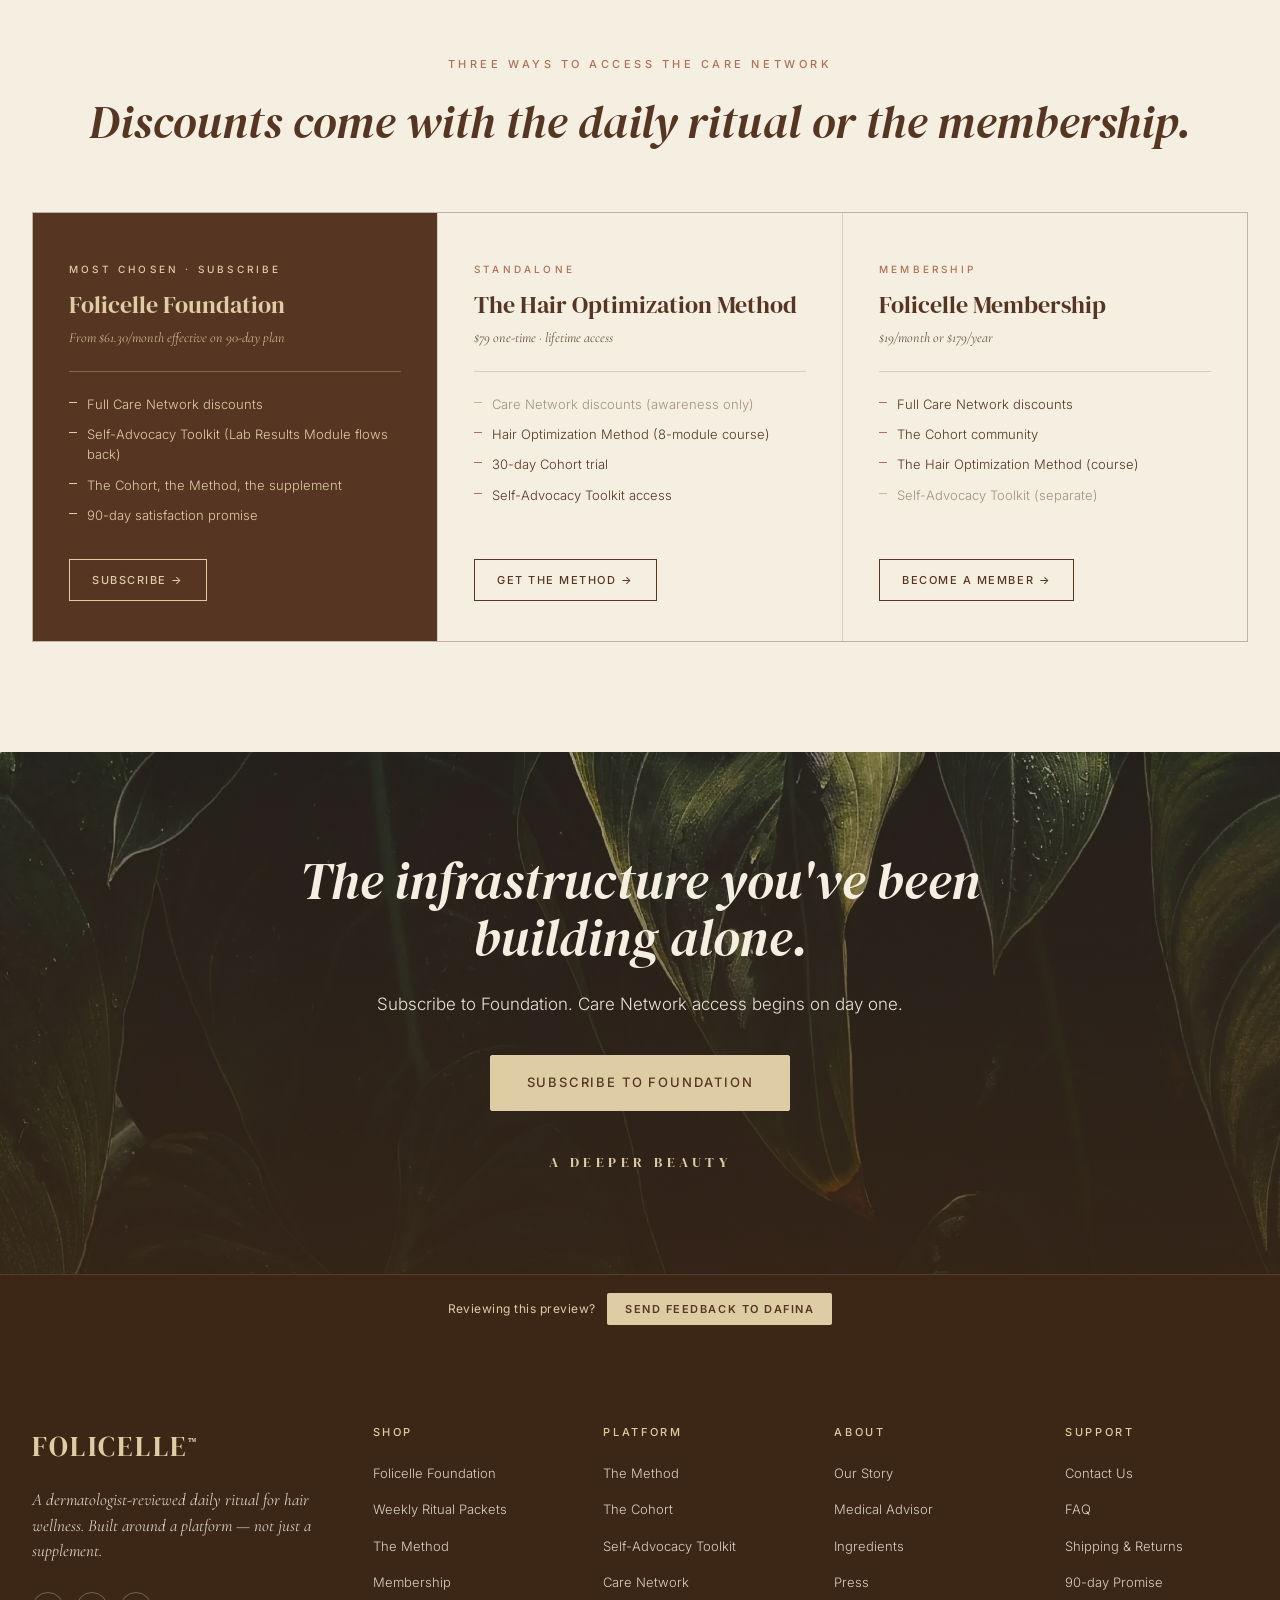
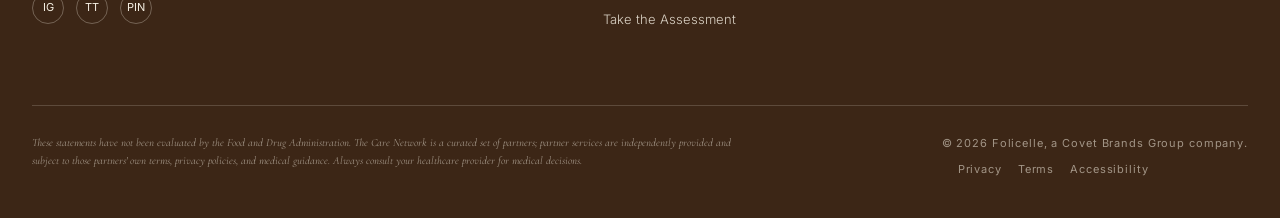
<file: care-network/index.html>
<!DOCTYPE html>
<html lang="en">
<head>
<meta charset="UTF-8">
<meta name="viewport" content="width=device-width, initial-scale=1.0">
<title>Folicelle — The Care Network</title>
<meta name="description" content="The Care Network — Folicelle's curated infrastructure of vetted partners for at-home testing, trichologists, and functional medicine.">
<meta name="robots" content="noindex, nofollow, noarchive, nosnippet">
<link rel="preconnect" href="https://fonts.googleapis.com">
<link rel="preconnect" href="https://fonts.gstatic.com" crossorigin>
<link href="https://fonts.googleapis.com/css2?family=Cormorant+Garamond:ital,wght@0,300;0,400;0,500;0,600;1,300;1,400;1,500&family=DM+Serif+Display:ital@0;1&family=Inter:wght@300;400;500;600&display=swap" rel="stylesheet">
<link rel="stylesheet" href="../css/prototype.css">
<style>
:root {
  --brown:#563622; --terracotta:#AF7153; --ancestral-gold:#DECCA5;
  --moss-green:#9A9762; --moss-deep:#7E7B4E; --cream:#F5EFE2;
  --cream-soft:#EFE8D8; --gold-light:#ECDFC0; --brown-deep:#3C2616;
  --line:rgba(86,54,34,0.18);
  --display:'DM Serif Display','Canela',Georgia,serif;
  --serif:'Cormorant Garamond','Canela',Georgia,serif;
  --sans:'Inter','Apercu Pro',-apple-system,system-ui,sans-serif;
}
*{box-sizing:border-box;margin:0;padding:0;}
html{scroll-behavior:smooth;}
body{font-family:var(--sans);font-weight:400;font-size:16px;line-height:1.65;color:var(--brown);background:var(--cream);-webkit-font-smoothing:antialiased;}
img{max-width:100%;height:auto;display:block;}
.container{max-width:1280px;margin:0 auto;padding:0 32px;}
.container-narrow{max-width:920px;margin:0 auto;padding:0 32px;}

.nav{position:sticky;top:0;z-index:100;background:var(--cream);border-bottom:1px solid var(--line);padding:18px 0;}
.nav-inner{display:flex;align-items:center;justify-content:space-between;max-width:1280px;margin:0 auto;padding:0 32px;}
.nav-wordmark{font-family:var(--display);font-size:22px;letter-spacing:0.08em;color:var(--ancestral-gold);text-transform:uppercase;text-decoration:none;}
.nav-wordmark sup{font-size:9px;vertical-align:super;}
.nav-links{display:flex;gap:32px;}
.nav-links a{color:var(--brown);text-decoration:none;font-size:13px;letter-spacing:0.06em;text-transform:uppercase;}
.nav-links a:hover{color:var(--terracotta);}
.nav-right{display:flex;gap:18px;align-items:center;}
.nav-cta{background:var(--brown);color:var(--ancestral-gold);padding:10px 22px;border-radius:2px;font-size:12px;letter-spacing:0.12em;text-transform:uppercase;text-decoration:none;}
.nav-cta:hover{background:var(--terracotta);}
.nav-cart{width:32px;height:32px;border:1px solid var(--brown);border-radius:50%;display:flex;align-items:center;justify-content:center;font-size:11px;color:var(--brown);text-decoration:none;}
@media (max-width:880px){.nav-links{display:none;}}

.btn-primary{background:var(--brown);color:var(--ancestral-gold);padding:16px 36px;border-radius:2px;font-size:13px;letter-spacing:0.14em;text-transform:uppercase;text-decoration:none;font-weight:500;transition:all 0.25s;display:inline-block;border:1px solid var(--brown);}
.btn-primary:hover{background:var(--terracotta);border-color:var(--terracotta);}
.btn-secondary{background:transparent;color:var(--brown);padding:16px 30px;border-radius:2px;font-size:13px;letter-spacing:0.14em;text-transform:uppercase;text-decoration:none;font-weight:500;border:1px solid var(--brown);transition:all 0.25s;display:inline-block;}
.btn-secondary:hover{background:var(--brown);color:var(--ancestral-gold);}

/* HERO */
.hero{position:relative;background:var(--cream-soft);padding:100px 0 110px;overflow:hidden;}
.hero-grid{display:grid;grid-template-columns:1.1fr 1fr;gap:60px;align-items:center;}
.hero-fh{font-family:var(--sans);font-weight:500;font-size:12px;letter-spacing:0.42em;text-transform:uppercase;color:var(--terracotta);margin-bottom:32px;}
.hero-headline{font-family:var(--display);font-style:italic;font-size:clamp(38px,5vw,64px);line-height:1.04;color:var(--brown);margin-bottom:28px;font-weight:400;}
.hero-sub{font-size:17px;line-height:1.7;color:var(--brown);margin-bottom:36px;max-width:540px;font-weight:300;}
.hero-ctas{display:flex;gap:18px;align-items:center;flex-wrap:wrap;}
.hero-visual{aspect-ratio:4/5;background:var(--gold-light);position:relative;border-radius:2px;overflow:hidden;display:flex;align-items:center;justify-content:center;text-align:center;padding:40px;border:1px solid var(--line);}
.hero-visual::before{content:"";position:absolute;inset:24px;border:1px solid rgba(86,54,34,0.15);}
.hero-visual-text{font-family:var(--serif);font-style:italic;font-size:14px;color:var(--brown);opacity:0.6;letter-spacing:0.04em;}
.hero-visual-text span.ph-tag{display:block;font-family:var(--sans);font-style:normal;font-size:10px;letter-spacing:0.32em;text-transform:uppercase;margin-bottom:14px;opacity:0.85;}
@media (max-width:920px){.hero{padding:60px 0 70px;}.hero-grid{grid-template-columns:1fr;gap:40px;}}

section.std{padding:110px 0;position:relative;}
section.std.tight{padding:80px 0;}
section.std.alt{background:var(--cream-soft);}
.section-eyebrow{font-family:var(--sans);font-size:11px;letter-spacing:0.32em;text-transform:uppercase;color:var(--terracotta);font-weight:500;margin-bottom:24px;}
.section-title{font-family:var(--display);font-weight:400;font-size:clamp(30px,3.6vw,48px);line-height:1.1;color:var(--brown);margin-bottom:28px;}
.section-title.italic{font-style:italic;}
.section-lead{font-size:18px;line-height:1.7;color:var(--brown);font-weight:300;max-width:680px;margin-bottom:48px;}
.section-header-center{text-align:center;margin-bottom:64px;}
.section-header-center .section-lead{margin:0 auto;}

/* PARTNERS GRID — 4 cards with status */
.partners-grid{display:grid;grid-template-columns:repeat(4,1fr);gap:1px;background:var(--line);border:1px solid var(--line);}
.partner-card{background:var(--cream);padding:36px 28px 32px;display:flex;flex-direction:column;position:relative;}
.partner-card.featured{background:var(--brown);color:var(--ancestral-gold);}
.partner-card.featured .partner-eyebrow,
.partner-card.featured .partner-name,
.partner-card.featured .partner-body{color:var(--ancestral-gold);}
.partner-card.upcoming{background:rgba(86,54,34,0.04);}
.partner-status{display:inline-block;font-family:var(--sans);font-size:9px;letter-spacing:0.18em;text-transform:uppercase;padding:4px 10px;border-radius:2px;margin-bottom:14px;font-weight:600;align-self:flex-start;}
.partner-status.live{background:var(--moss-green);color:var(--cream);}
.partner-status.coming{background:var(--ancestral-gold);color:var(--brown);}
.partner-status.future{background:rgba(86,54,34,0.12);color:var(--brown);}
.partner-eyebrow{font-family:var(--sans);font-size:9px;letter-spacing:0.32em;text-transform:uppercase;color:var(--terracotta);margin-bottom:10px;font-weight:500;}
.partner-name{font-family:var(--display);font-size:21px;line-height:1.2;color:var(--brown);margin-bottom:10px;font-weight:400;}
.partner-body{font-size:13px;line-height:1.65;color:var(--brown);font-weight:300;margin-bottom:20px;flex-grow:1;}
.partner-discount{font-family:var(--serif);font-style:italic;font-size:14px;color:var(--brown);opacity:0.85;border-top:1px solid var(--line);padding-top:14px;}
.partner-card.featured .partner-discount{color:var(--ancestral-gold);opacity:0.95;border-color:rgba(222,204,165,0.3);}
@media (max-width:1100px){.partners-grid{grid-template-columns:repeat(2,1fr);}}
@media (max-width:600px){.partners-grid{grid-template-columns:1fr;}}

/* HOW IT WORKS */
.how-grid{display:grid;grid-template-columns:repeat(3,1fr);gap:32px;}
.how-step{text-align:left;padding:36px 32px;background:var(--cream);border:1px solid var(--line);border-radius:2px;}
.how-num{font-family:var(--display);font-size:48px;line-height:1;color:var(--terracotta);margin-bottom:18px;font-weight:400;}
.how-name{font-family:var(--display);font-size:20px;color:var(--brown);margin-bottom:10px;font-weight:400;line-height:1.2;}
.how-body{font-size:14px;line-height:1.65;color:var(--brown);font-weight:300;}
@media (max-width:880px){.how-grid{grid-template-columns:1fr;}}

/* WHY WE BUILT — founder POV */
.why{background:var(--brown);color:var(--ancestral-gold);}
.why .section-eyebrow{color:var(--ancestral-gold);opacity:0.85;}
.why-inner{max-width:820px;margin:0 auto;padding:0 32px;}
.why-headline{font-family:var(--display);font-style:italic;font-size:clamp(32px,4vw,52px);line-height:1.08;color:var(--ancestral-gold);margin-bottom:48px;font-weight:400;}
.why-body{font-size:17px;line-height:1.85;color:var(--ancestral-gold);opacity:0.95;margin-bottom:24px;font-weight:300;}
.why-body strong{font-weight:500;font-style:normal;color:var(--cream);}
.why-sig{font-family:var(--display);font-style:italic;font-size:22px;color:var(--terracotta);margin-top:36px;}

/* PRIVACY/INDEPENDENCE */
.privacy{background:var(--moss-green);color:var(--cream);}
.privacy .section-eyebrow{color:var(--ancestral-gold);}
.privacy .section-title{color:var(--cream);}
.privacy-inner{max-width:820px;margin:0 auto;padding:0 32px;}
.privacy-list{list-style:none;}
.privacy-list li{padding:22px 0;border-top:1px solid rgba(245,239,226,0.25);position:relative;padding-left:36px;font-size:15px;line-height:1.7;color:var(--cream);font-weight:300;opacity:0.95;}
.privacy-list li:first-child{border-top:none;}
.privacy-list li::before{content:"⌖";position:absolute;left:0;top:22px;color:var(--ancestral-gold);font-family:var(--display);font-size:18px;}
.privacy-list li strong{font-weight:500;font-family:var(--sans);font-size:13px;letter-spacing:0.08em;display:block;margin-bottom:6px;color:var(--ancestral-gold);text-transform:uppercase;}

/* HOW TO ACCESS — 3 cards */
.access-grid{display:grid;grid-template-columns:repeat(3,1fr);gap:1px;background:var(--line);border:1px solid var(--line);}
.access-card{background:var(--cream);padding:48px 36px 40px;display:flex;flex-direction:column;}
.access-card.featured{background:var(--brown);color:var(--ancestral-gold);}
.access-card.featured .access-eyebrow,
.access-card.featured .access-name,
.access-card.featured .access-price,
.access-card.featured .access-features li{color:var(--ancestral-gold);}
.access-card.featured .access-features{border-color:rgba(222,204,165,0.3);}
.access-card.featured .access-features li::before{background:var(--ancestral-gold);}
.access-card.featured .access-cta{border-color:var(--ancestral-gold);color:var(--ancestral-gold);}
.access-card.featured .access-cta:hover{background:var(--ancestral-gold);color:var(--brown);}
.access-eyebrow{font-family:var(--sans);font-size:10px;letter-spacing:0.32em;text-transform:uppercase;color:var(--terracotta);margin-bottom:14px;font-weight:500;}
.access-name{font-family:var(--display);font-size:24px;line-height:1.2;color:var(--brown);margin-bottom:6px;font-weight:400;}
.access-price{font-family:var(--serif);font-style:italic;font-size:14px;color:var(--brown);opacity:0.85;margin-bottom:22px;}
.access-features{list-style:none;padding-top:22px;border-top:1px solid var(--line);margin-bottom:24px;}
.access-features li{position:relative;padding-left:18px;margin-bottom:10px;font-size:13px;line-height:1.55;color:var(--brown);font-weight:300;}
.access-features li::before{content:"";position:absolute;left:0;top:8px;width:8px;height:1px;background:var(--terracotta);}
.access-features li.x{opacity:0.5;}
.access-cta{display:inline-block;font-size:11px;letter-spacing:0.14em;text-transform:uppercase;text-decoration:none;padding:11px 22px;border:1px solid var(--brown);color:var(--brown);font-weight:500;align-self:flex-start;transition:all 0.25s;margin-top:auto;}
.access-cta:hover{background:var(--brown);color:var(--ancestral-gold);}
@media (max-width:980px){.access-grid{grid-template-columns:1fr;}}

/* FINAL CTA */
.final{position:relative;min-height:480px;display:flex;align-items:center;justify-content:center;text-align:center;overflow:hidden;padding:100px 32px;}
.final-bg{position:absolute;inset:0;z-index:0;}
.final-bg img{width:100%;height:100%;object-fit:cover;}
.final-bg::after{content:"";position:absolute;inset:0;background:linear-gradient(180deg,rgba(60,38,22,0.4) 0%,rgba(60,38,22,0.78) 100%);}
.final-content{position:relative;z-index:2;color:var(--cream);max-width:680px;}
.final h2{font-family:var(--display);font-style:italic;font-size:clamp(32px,4.5vw,52px);line-height:1.1;margin-bottom:24px;color:var(--cream);font-weight:400;}
.final p{font-size:17px;line-height:1.7;margin-bottom:36px;color:var(--cream);font-weight:300;opacity:0.95;}
.final .btn-primary{background:var(--ancestral-gold);color:var(--brown);border-color:var(--ancestral-gold);}
.final .btn-primary:hover{background:var(--terracotta);color:var(--cream);border-color:var(--terracotta);}
.final-footer-line{margin-top:40px;font-family:var(--display);font-size:14px;letter-spacing:0.32em;text-transform:uppercase;color:var(--ancestral-gold);}

/* FOOTER */
.footer{background:var(--brown-deep);color:var(--cream);padding:80px 0 40px;}
.footer-grid{display:grid;grid-template-columns:1.6fr repeat(4,1fr);gap:48px;margin-bottom:64px;}
.footer-brand-block{max-width:360px;}
.footer-wordmark{font-family:var(--display);font-size:28px;letter-spacing:0.08em;color:var(--ancestral-gold);text-transform:uppercase;margin-bottom:18px;display:block;text-decoration:none;}
.footer-wordmark sup{font-size:11px;vertical-align:super;}
.footer-tagline{font-family:var(--serif);font-style:italic;font-size:17px;color:var(--cream);opacity:0.85;margin-bottom:28px;line-height:1.5;}
.footer-col-title{font-family:var(--sans);font-size:11px;letter-spacing:0.24em;text-transform:uppercase;color:var(--ancestral-gold);margin-bottom:18px;font-weight:500;}
.footer-col ul{list-style:none;}
.footer-col li{margin-bottom:10px;}
.footer-col a{color:var(--cream);font-size:13px;text-decoration:none;font-weight:300;opacity:0.85;}
.footer-col a:hover{opacity:1;color:var(--ancestral-gold);}
.footer-bottom{border-top:1px solid rgba(245,239,226,0.18);padding-top:28px;display:flex;flex-wrap:wrap;gap:24px;justify-content:space-between;align-items:flex-start;}
.footer-disclaimer{font-family:var(--serif);font-style:italic;font-size:11px;line-height:1.6;color:var(--cream);opacity:0.55;max-width:700px;}
.footer-meta{font-family:var(--sans);font-size:11px;letter-spacing:0.08em;color:var(--cream);opacity:0.55;}
.footer-meta a{color:var(--cream);text-decoration:none;margin-left:16px;}
.footer-social{display:flex;gap:12px;margin-top:18px;}
.footer-social a{width:32px;height:32px;border:1px solid rgba(245,239,226,0.3);border-radius:50%;display:flex;align-items:center;justify-content:center;color:var(--cream);text-decoration:none;font-size:11px;}
.footer-social a:hover{background:var(--ancestral-gold);color:var(--brown);border-color:var(--ancestral-gold);}
@media (max-width:1000px){.footer-grid{grid-template-columns:1fr 1fr;gap:40px;}}
@media (max-width:600px){.footer-grid{grid-template-columns:1fr;}.footer-bottom{flex-direction:column;}}
</style>
</head>
<body>

<div class="preview-banner">
  <strong>Preview Mode</strong>
  <em>The Care Network</em>
  <span class="pb-divider">·</span>
  <a href="mailto:dafina@covetandmane.com?subject=Folicelle%20Preview%20Feedback%20%E2%80%94%20Care%20Network&body=Page%3A%20Care%20Network%0A%0AYour%20feedback%3A%0A">Send feedback</a>
</div>

<nav class="nav">
  <div class="nav-inner">
    <a href="../index.html" class="nav-wordmark">FOLICELLE<sup>™</sup></a>
    <div class="nav-links">
      <a href="../product/foundation.html">Shop</a>
      <a href="../method.html">The Method</a>
      <a href="../community/">Community</a>
      <a href="../coming-soon.html">About</a>
      <a href="../coming-soon.html">Login</a>
    </div>
    <button class="nav-hamburger" aria-label="Open menu"><span></span><span></span><span></span></button>
    <div class="nav-right">
      <a href="../product/foundation.html" class="nav-cta">Subscribe</a>
      <a href="../coming-soon.html" class="nav-cart">0</a>
    </div>
  </div>
</nav>

<div class="mobile-menu-overlay"></div>
<div class="mobile-menu" role="navigation" aria-label="Mobile menu">
  <button class="mobile-menu-close" aria-label="Close menu">×</button>
  <a href="../product/foundation.html">Shop</a>
  <a href="../method.html">The Method</a>
  <a href="../community/">Community</a>
  <a href="../toolkit/">Toolkit</a>
  <a href="index.html">Care Network</a>
  <a href="../coming-soon.html">About</a>
  <a href="../coming-soon.html">Login</a>
  <a href="../product/foundation.html" class="mobile-menu-cta">Subscribe</a>
</div>

<!-- HERO -->
<section class="hero">
  <div class="container">
    <div class="hero-grid">
      <div>
        <div class="hero-fh">A&nbsp;DEEPER&nbsp;BEAUTY · THE CARE NETWORK</div>
        <h1 class="hero-headline">Your hair wellness, with backup.</h1>
        <p class="hero-sub">
          The Care Network is Folicelle's curated infrastructure of vetted partners — at-home testing, trichologists, functional medicine. Subscribers get member rates on the services we recommend in your protocol.
        </p>
        <div class="hero-ctas">
          <a href="../product/foundation.html" class="btn-primary">Subscribe to Foundation</a>
          <a href="../method.html" class="btn-secondary">Learn the Method</a>
        </div>
      </div>
      <div class="hero-visual">
        <div class="hero-visual-text">
          <span class="ph-tag">Visual Placeholder</span>
          <em>Abstract editorial composition —<br>woven elements, connected shapes,<br>or apothecary-style still life of partner objects.<br>Brand-book aesthetic, NOT stock medical imagery.</em>
        </div>
      </div>
    </div>
  </div>
</section>

<!-- WHAT'S IN THE CARE NETWORK -->
<section class="std">
  <div class="container">
    <div class="section-header-center">
      <div class="section-eyebrow">Curated, not crowded</div>
      <h2 class="section-title italic">The partners we trust.</h2>
      <p class="section-lead">
        We review every partner before they enter the network. The standard: would our clinical review team recommend this to a patient? If the answer isn't yes, they don't make it in.
      </p>
    </div>

    <div class="partners-grid">

      <div class="partner-card featured">
        <span class="partner-status live">Coming August 2026</span>
        <div class="partner-eyebrow">At-home blood testing</div>
        <h3 class="partner-name">The Folicelle Hair Health Panel</h3>
        <p class="partner-body">A curated lab panel built for the questions hair wellness raises. Iron, ferritin, vitamin D, B-12, full thyroid panel, hormones where relevant. Results delivered in 5–7 days; flow back into your Self-Advocacy Toolkit.</p>
        <p class="partner-discount">Subscriber rate: <strong>25–40% off retail price</strong></p>
      </div>

      <div class="partner-card upcoming">
        <span class="partner-status coming">Coming Q4 2026</span>
        <div class="partner-eyebrow">Practitioners</div>
        <h3 class="partner-name">Trichologist Directory</h3>
        <p class="partner-body">10–20 vetted trichologists in major US cities — NYC, LA, SF, Chicago, Atlanta, Miami, Dallas to start. For when you want a specialist who reads scalp and hair the way a dermatologist reads a mole.</p>
        <p class="partner-discount">Subscriber rate: <strong>Discounted intro consults</strong></p>
      </div>

      <div class="partner-card upcoming">
        <span class="partner-status future">Coming 2027</span>
        <div class="partner-eyebrow">Practitioners</div>
        <h3 class="partner-name">Functional Medicine Network</h3>
        <p class="partner-body">For customers whose lab results suggest deeper investigation. A curated network of functional medicine practitioners with hair-relevant expertise. Vetted, not paid placement.</p>
        <p class="partner-discount">Subscriber rate: <strong>Practitioner directory access</strong></p>
      </div>

      <div class="partner-card upcoming">
        <span class="partner-status future">Coming 2027</span>
        <div class="partner-eyebrow">Adjacent wellness</div>
        <h3 class="partner-name">Brand Collaborations</h3>
        <p class="partner-body">Adjacent wellness brands where the practices overlap — sleep tools, stress practices, nutrition partners. Same vetting standard. Subscriber rates negotiated, never paid placements.</p>
        <p class="partner-discount">Subscriber rate: <strong>Member-only discounts</strong></p>
      </div>

    </div>

    <p style="text-align:center;font-family:var(--serif);font-style:italic;font-size:14px;color:var(--brown);opacity:0.75;max-width:680px;margin:48px auto 0;">
      The launch partner for at-home testing is in final BD discussions; specific partner name will be confirmed before public launch.
    </p>
  </div>
</section>

<!-- HOW IT WORKS -->
<section class="std alt">
  <div class="container">
    <div class="section-header-center">
      <div class="section-eyebrow">How the Care Network works</div>
      <h2 class="section-title italic">From subscription to results, in three steps.</h2>
    </div>
    <div class="how-grid">
      <div class="how-step">
        <div class="how-num">01</div>
        <h3 class="how-name">Subscribe to Folicelle Foundation</h3>
        <p class="how-body">Care Network discounts are included with every subscription. Your member rates appear in your Hair Wellness Hub from day one.</p>
      </div>
      <div class="how-step">
        <div class="how-num">02</div>
        <h3 class="how-name">Access partner discounts</h3>
        <p class="how-body">Through your Hub, see your member rate on each partner service. Order at-home testing, book a trichologist consult, browse functional medicine practitioners.</p>
      </div>
      <div class="how-step">
        <div class="how-num">03</div>
        <h3 class="how-name">Results flow back to your Toolkit</h3>
        <p class="how-body">When labs come back, enter values into your Self-Advocacy Toolkit. The Toolkit explains them in plain language. Your protocol updates accordingly.</p>
      </div>
    </div>
  </div>
</section>

<!-- WHY WE BUILT THE CARE NETWORK -->
<section class="std why">
  <div class="why-inner">
    <div class="section-eyebrow">Why we built the Care Network</div>
    <h2 class="why-headline">We can't be everything for our customers. So we built a network of partners we trust.</h2>

    <p class="why-body">
      Hair wellness pulls on five different specialties — dermatology, endocrinology, nutrition, functional medicine, and primary care. No single brand can replicate that expertise. So instead of pretending to, we build the connective tissue: a curated network of partners who fill the gaps Folicelle doesn't.
    </p>

    <p class="why-body">
      <strong>Our vetting standard is conservative.</strong> Every partner is reviewed by our clinical review team before inclusion. We ask: would they recommend this to their own patient? If the answer is "maybe" or "I'd want to look at the methodology more closely," that partner doesn't enter the network until they do.
    </p>

    <p class="why-body">
      <strong>About commercial transparency:</strong> We do receive affiliate revenue from partners on referred orders — typically a percentage of net on at-home testing kits and similar services. We're transparent about this because the alternative — claiming we have "no commercial relationship" with our partners — would be misleading. What matters is that the discounts we negotiate go to you, not into our margin, and the curation decisions are made on quality, not commission.
    </p>

    <p class="why-body">
      The Care Network is the medical-adjacent infrastructure women need that doesn't exist anywhere else. It's not a marketplace. It's not a directory. It's a curated set of vetted partners that fits inside the protocol your Toolkit recommends — and you can opt into any of it, none of it, or all of it.
    </p>

    <div class="why-sig">— Dafina</div>
  </div>
</section>

<!-- PRIVACY & INDEPENDENCE -->
<section class="std privacy">
  <div class="privacy-inner">
    <div class="section-eyebrow">Privacy &amp; independence promise</div>
    <h2 class="section-title italic">Your data, your call.</h2>

    <ul class="privacy-list">
      <li><strong>Your data is yours</strong>Partner integrations require your explicit, per-partner opt-in. We don't share your assessment answers, photos, or lab results with any partner without your direct permission.</li>
      <li><strong>Folicelle is independent</strong>We don't take any kickback, commission, or fee on individual customer orders that affects what we recommend. Our recommendations are based on what fits your protocol, not what pays us most.</li>
      <li><strong>Transparent revenue share</strong>Where we do earn affiliate revenue (e.g., a small percentage of net on referred at-home testing orders), it's disclosed openly here and in our terms. The discounts go to you. Curation decisions are made on quality.</li>
      <li><strong>Opt out anytime</strong>You can opt out of any partnership at any time. Your data with that partner is yours to take elsewhere or delete. We don't lock you into our network.</li>
      <li><strong>No paid placements</strong>We don't accept fees from brands or practitioners to enter the network. Inclusion is decided on clinical review, not commercial considerations.</li>
    </ul>
  </div>
</section>

<!-- HOW TO ACCESS -->
<section class="std">
  <div class="container">
    <div class="section-header-center">
      <div class="section-eyebrow">Three ways to access the Care Network</div>
      <h2 class="section-title italic">Discounts come with the daily ritual or the membership.</h2>
    </div>
    <div class="access-grid">

      <div class="access-card featured">
        <div class="access-eyebrow">Most Chosen · Subscribe</div>
        <h3 class="access-name">Folicelle Foundation</h3>
        <p class="access-price">From $61.30/month effective on 90-day plan</p>
        <ul class="access-features">
          <li>Full Care Network discounts</li>
          <li>Self-Advocacy Toolkit (Lab Results Module flows back)</li>
          <li>The Cohort, the Method, the supplement</li>
          <li>90-day satisfaction promise</li>
        </ul>
        <a href="../product/foundation.html" class="access-cta">Subscribe →</a>
      </div>

      <div class="access-card">
        <div class="access-eyebrow">Standalone</div>
        <h3 class="access-name">The Hair Optimization Method</h3>
        <p class="access-price">$79 one-time · lifetime access</p>
        <ul class="access-features">
          <li class="x">Care Network discounts (awareness only)</li>
          <li>Hair Optimization Method (8-module course)</li>
          <li>30-day Cohort trial</li>
          <li>Self-Advocacy Toolkit access</li>
        </ul>
        <a href="../method.html" class="access-cta">Get the Method →</a>
      </div>

      <div class="access-card">
        <div class="access-eyebrow">Membership</div>
        <h3 class="access-name">Folicelle Membership</h3>
        <p class="access-price">$19/month or $179/year</p>
        <ul class="access-features">
          <li>Full Care Network discounts</li>
          <li>The Cohort community</li>
          <li>The Hair Optimization Method (course)</li>
          <li class="x">Self-Advocacy Toolkit (separate)</li>
        </ul>
        <a href="../coming-soon.html" class="access-cta">Become a Member →</a>
      </div>

    </div>
  </div>
</section>

<!-- FINAL CTA -->
<section class="final">
  <div class="final-bg"><img src="../images/leaves.webp" alt=""></div>
  <div class="final-content">
    <h2>The infrastructure you've been building alone.</h2>
    <p>Subscribe to Foundation. Care Network access begins on day one.</p>
    <a href="../product/foundation.html" class="btn-primary">Subscribe to Foundation</a>
    <div class="final-footer-line">A&nbsp;Deeper&nbsp;Beauty</div>
  </div>
</section>

<div class="send-feedback-block">
  Reviewing this preview? <a href="mailto:dafina@covetandmane.com?subject=Folicelle%20Preview%20Feedback%20%E2%80%94%20Care%20Network&body=Page%3A%20Care%20Network%0A%0AYour%20feedback%3A%0A">Send feedback to Dafina</a>
</div>

<!-- FOOTER -->
<footer class="footer">
  <div class="container">
    <div class="footer-grid">
      <div class="footer-brand-block">
        <a href="../index.html" class="footer-wordmark">FOLICELLE<sup>™</sup></a>
        <p class="footer-tagline">A dermatologist-reviewed daily ritual for hair wellness. Built around a platform — not just a supplement.</p>
        <div class="footer-social">
          <a href="#" aria-label="Instagram">IG</a>
          <a href="#" aria-label="TikTok">TT</a>
          <a href="#" aria-label="Pinterest">PIN</a>
        </div>
      </div>
      <div class="footer-col">
        <div class="footer-col-title">Shop</div>
        <ul>
          <li><a href="../product/foundation.html">Folicelle Foundation</a></li>
          <li><a href="../product/weekly/">Weekly Ritual Packets</a></li>
          <li><a href="../method.html">The Method</a></li>
          <li><a href="../membership/">Membership</a></li>
        </ul>
      </div>
      <div class="footer-col">
        <div class="footer-col-title">Platform</div>
        <ul>
          <li><a href="../method.html">The Method</a></li>
          <li><a href="../community/">The Cohort</a></li>
          <li><a href="../toolkit/">Self-Advocacy Toolkit</a></li>
          <li><a href="index.html">Care Network</a></li>
          <li><a href="../assessment/">Take the Assessment</a></li>
        </ul>
      </div>
      <div class="footer-col">
        <div class="footer-col-title">About</div>
        <ul>
          <li><a href="../coming-soon.html">Our Story</a></li>
          <li><a href="../coming-soon.html">Medical Advisor</a></li>
          <li><a href="../coming-soon.html">Ingredients</a></li>
          <li><a href="../coming-soon.html">Press</a></li>
        </ul>
      </div>
      <div class="footer-col">
        <div class="footer-col-title">Support</div>
        <ul>
          <li><a href="../coming-soon.html">Contact Us</a></li>
          <li><a href="../coming-soon.html">FAQ</a></li>
          <li><a href="../coming-soon.html">Shipping &amp; Returns</a></li>
          <li><a href="../coming-soon.html">90-day Promise</a></li>
        </ul>
      </div>
    </div>
    <div class="footer-bottom">
      <p class="footer-disclaimer">
        These statements have not been evaluated by the Food and Drug Administration. The Care Network is a curated set of partners; partner services are independently provided and subject to those partners' own terms, privacy policies, and medical guidance. Always consult your healthcare provider for medical decisions.
      </p>
      <div>
        <div class="footer-meta">© 2026 Folicelle, a Covet Brands Group company.</div>
        <div class="footer-meta" style="margin-top:8px;">
          <a href="../coming-soon.html">Privacy</a><a href="../coming-soon.html">Terms</a><a href="../coming-soon.html">Accessibility</a>
        </div>
      </div>
    </div>
  </div>
</footer>

<script src="../js/prototype.js" defer></script>
</body>
</html>
</file>
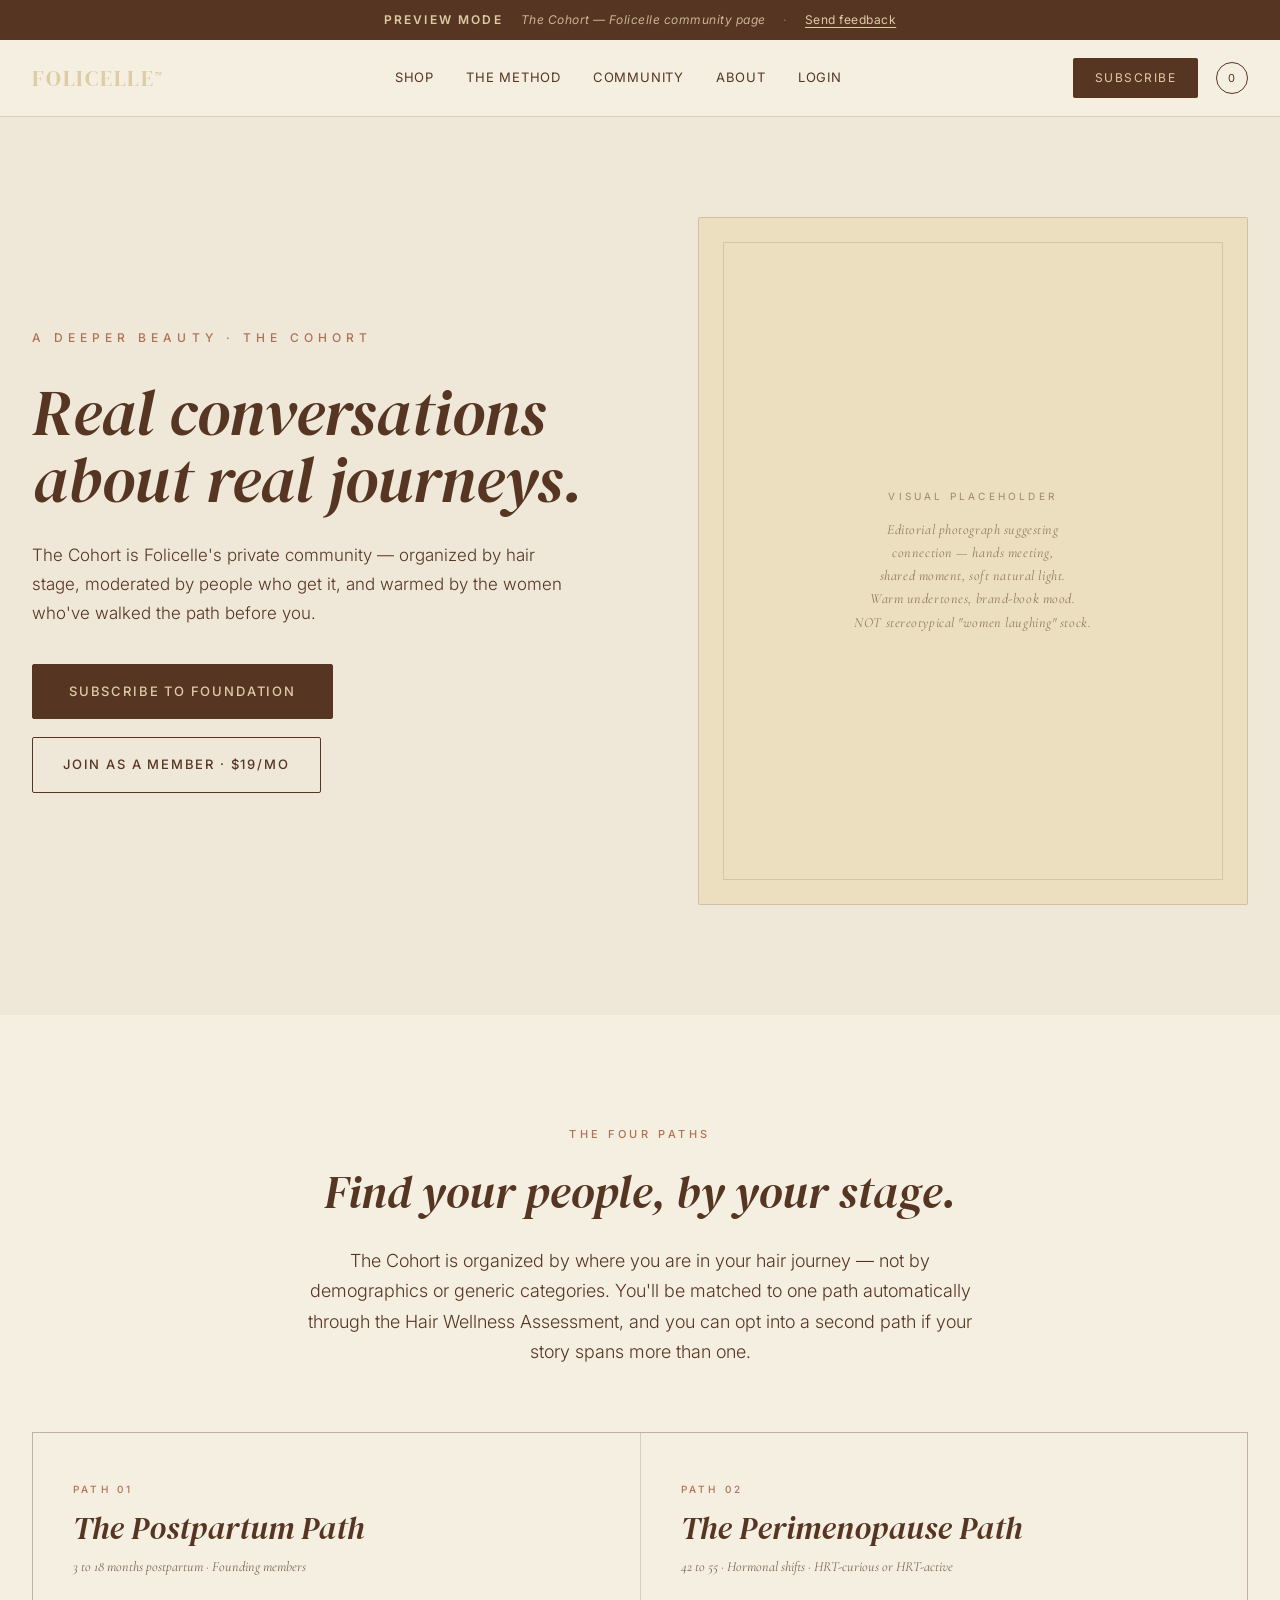
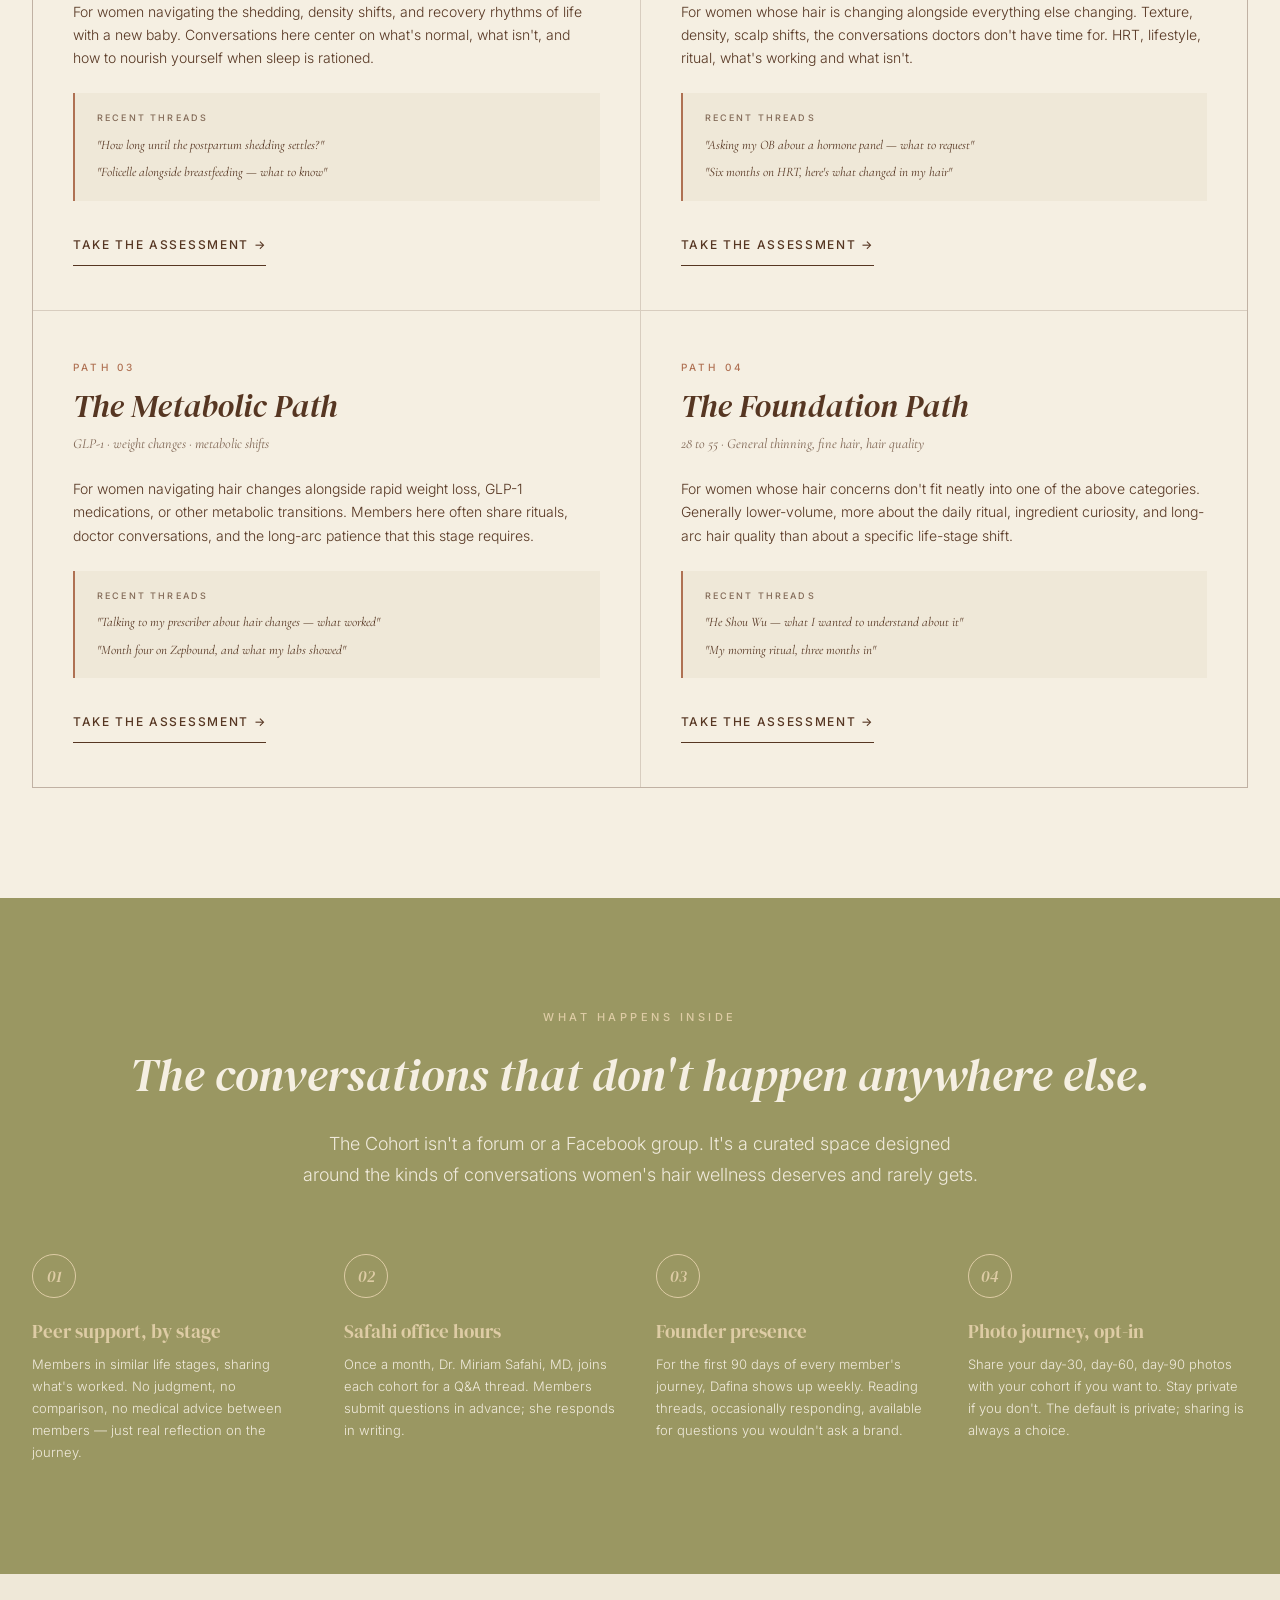
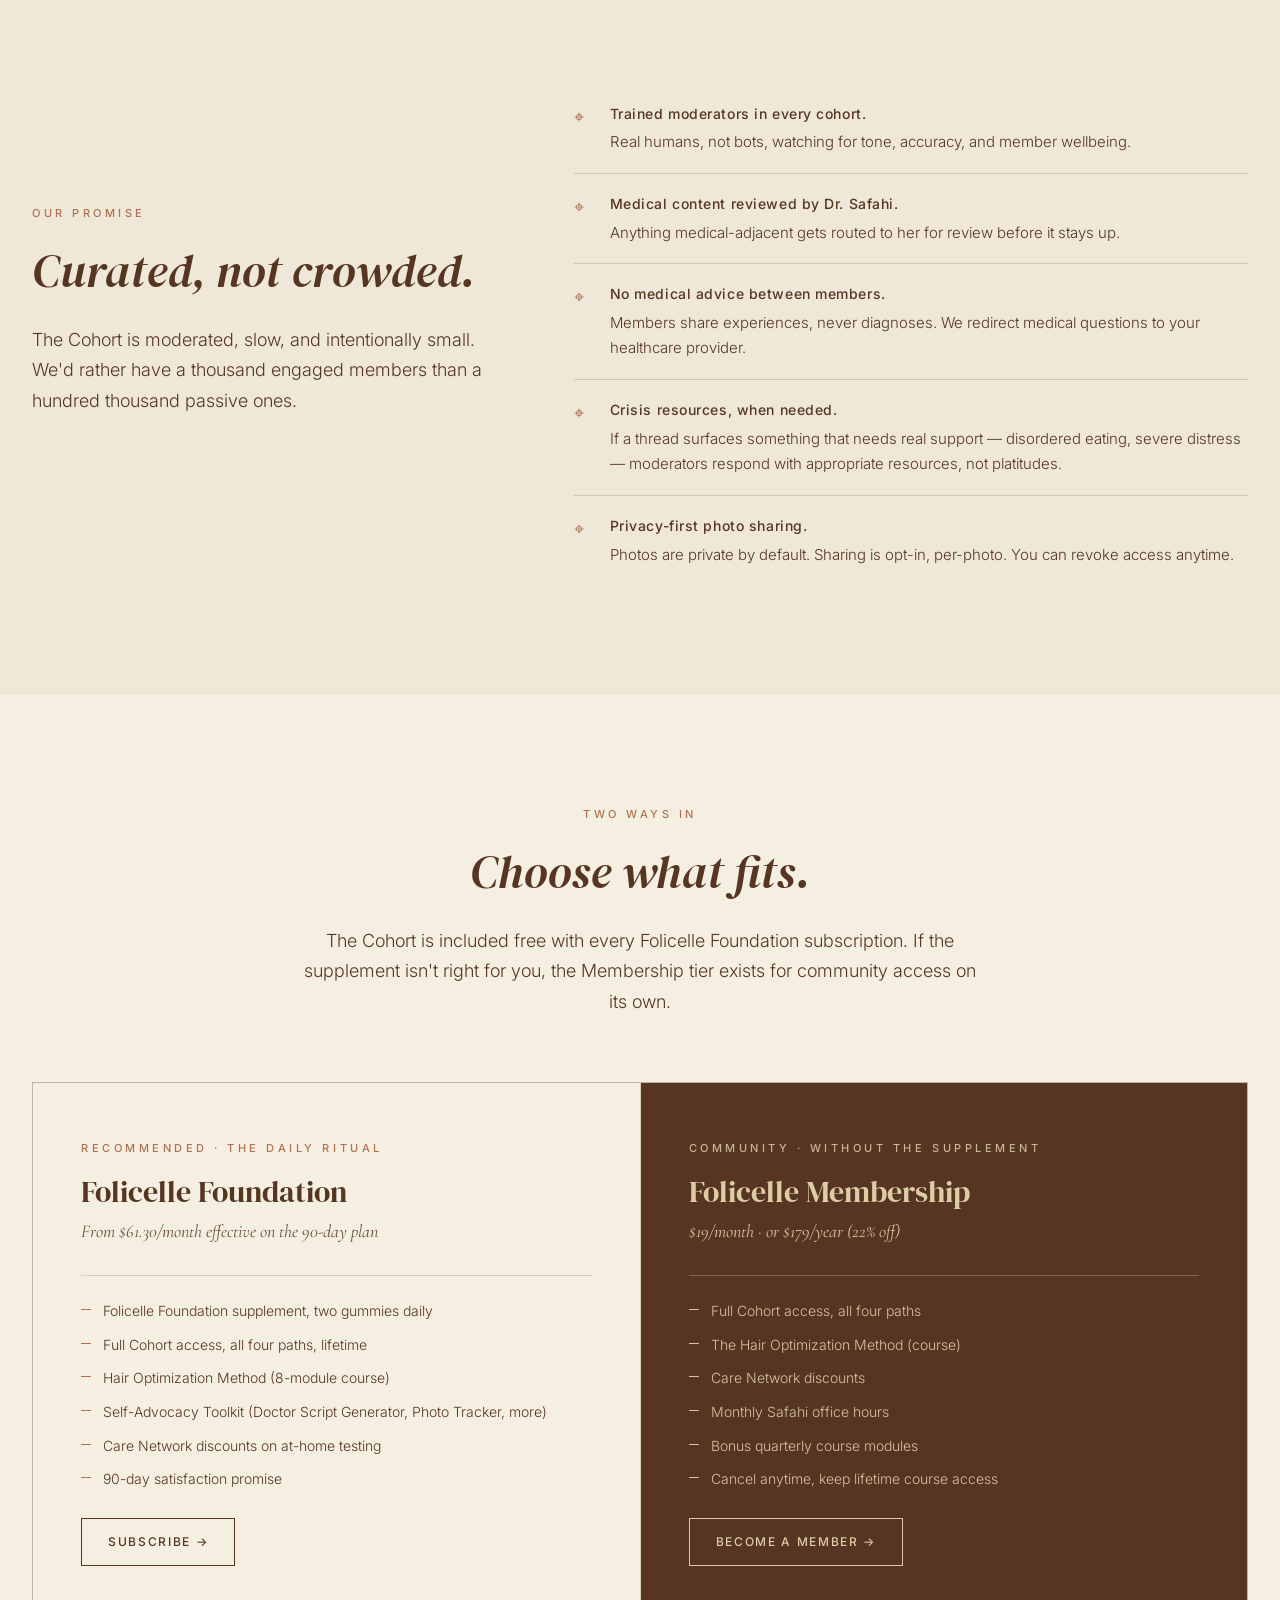
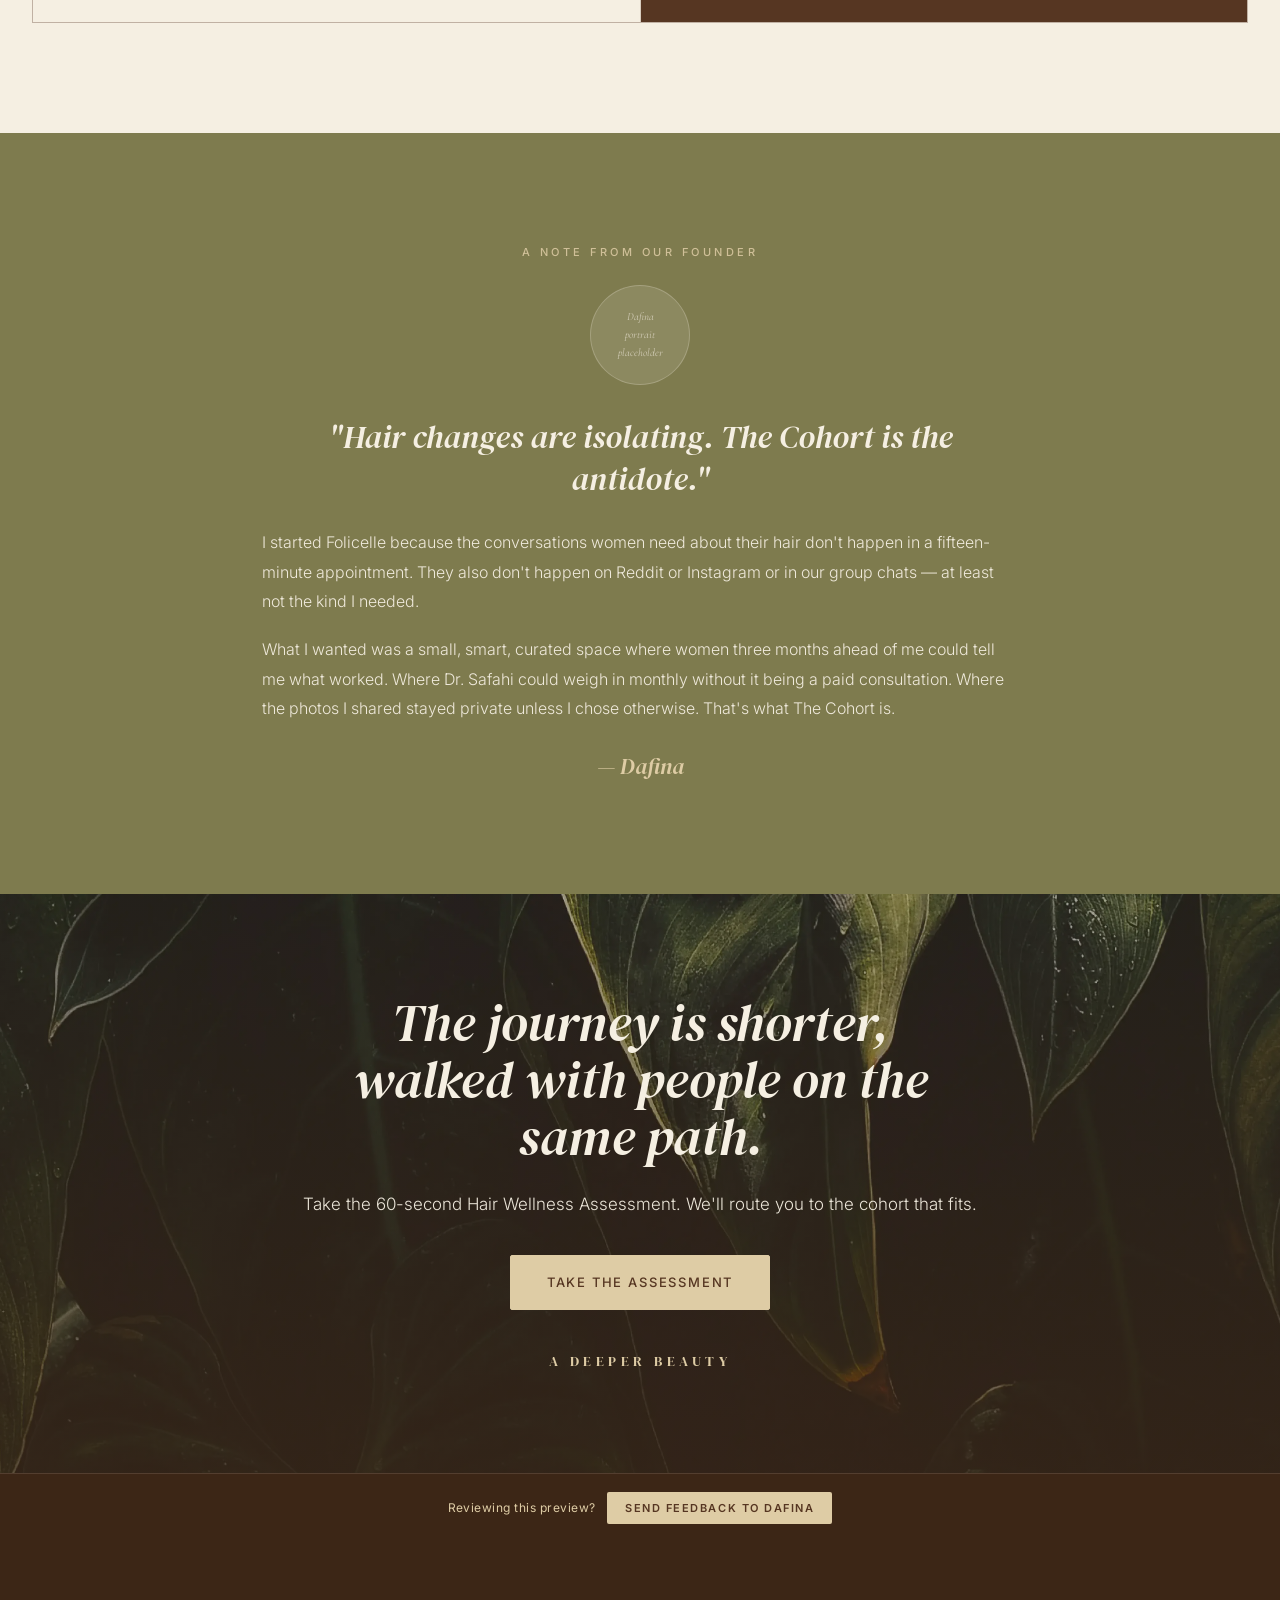
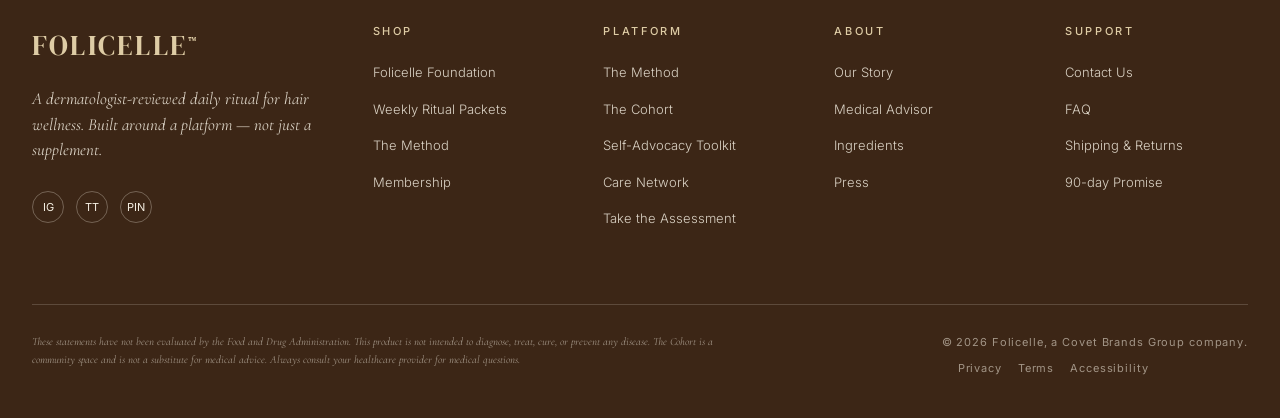
<file: community/index.html>
<!DOCTYPE html>
<html lang="en">
<head>
<meta charset="UTF-8">
<meta name="viewport" content="width=device-width, initial-scale=1.0">
<title>Folicelle — The Cohort</title>
<meta name="description" content="The Cohort — Folicelle's private community organized by hair stage. Postpartum, Perimenopause, Metabolic, and Foundation paths.">
<meta name="robots" content="noindex, nofollow, noarchive, nosnippet">
<link rel="preconnect" href="https://fonts.googleapis.com">
<link rel="preconnect" href="https://fonts.gstatic.com" crossorigin>
<link href="https://fonts.googleapis.com/css2?family=Cormorant+Garamond:ital,wght@0,300;0,400;0,500;0,600;1,300;1,400;1,500&family=DM+Serif+Display:ital@0;1&family=Inter:wght@300;400;500;600&display=swap" rel="stylesheet">
<link rel="stylesheet" href="../css/prototype.css">
<style>
:root {
  --brown:#563622; --terracotta:#AF7153; --ancestral-gold:#DECCA5;
  --moss-green:#9A9762; --moss-deep:#7E7B4E; --cream:#F5EFE2;
  --cream-soft:#EFE8D8; --gold-light:#ECDFC0; --brown-deep:#3C2616;
  --line:rgba(86,54,34,0.18);
  --display:'DM Serif Display','Canela',Georgia,serif;
  --serif:'Cormorant Garamond','Canela',Georgia,serif;
  --sans:'Inter','Apercu Pro',-apple-system,system-ui,sans-serif;
}
*{box-sizing:border-box;margin:0;padding:0;}
html{scroll-behavior:smooth;}
body{font-family:var(--sans);font-weight:400;font-size:16px;line-height:1.65;color:var(--brown);background:var(--cream);-webkit-font-smoothing:antialiased;}
img{max-width:100%;height:auto;display:block;}
.container{max-width:1280px;margin:0 auto;padding:0 32px;}
.container-narrow{max-width:920px;margin:0 auto;padding:0 32px;}

/* NAV (parity with v2 mockups) */
.nav{position:sticky;top:0;z-index:100;background:var(--cream);border-bottom:1px solid var(--line);padding:18px 0;}
.nav-inner{display:flex;align-items:center;justify-content:space-between;max-width:1280px;margin:0 auto;padding:0 32px;}
.nav-wordmark{font-family:var(--display);font-size:22px;letter-spacing:0.08em;color:var(--ancestral-gold);text-transform:uppercase;text-decoration:none;}
.nav-wordmark sup{font-size:9px;vertical-align:super;}
.nav-links{display:flex;gap:32px;}
.nav-links a{color:var(--brown);text-decoration:none;font-size:13px;letter-spacing:0.06em;text-transform:uppercase;}
.nav-links a:hover{color:var(--terracotta);}
.nav-right{display:flex;gap:18px;align-items:center;}
.nav-cta{background:var(--brown);color:var(--ancestral-gold);padding:10px 22px;border-radius:2px;font-size:12px;letter-spacing:0.12em;text-transform:uppercase;text-decoration:none;}
.nav-cta:hover{background:var(--terracotta);}
.nav-cart{width:32px;height:32px;border:1px solid var(--brown);border-radius:50%;display:flex;align-items:center;justify-content:center;font-size:11px;color:var(--brown);text-decoration:none;}
@media (max-width:880px){.nav-links{display:none;}}

/* BUTTONS */
.btn-primary{background:var(--brown);color:var(--ancestral-gold);padding:16px 36px;border-radius:2px;font-size:13px;letter-spacing:0.14em;text-transform:uppercase;text-decoration:none;font-weight:500;transition:all 0.25s;display:inline-block;border:1px solid var(--brown);}
.btn-primary:hover{background:var(--terracotta);border-color:var(--terracotta);}
.btn-secondary{background:transparent;color:var(--brown);padding:16px 30px;border-radius:2px;font-size:13px;letter-spacing:0.14em;text-transform:uppercase;text-decoration:none;font-weight:500;border:1px solid var(--brown);transition:all 0.25s;display:inline-block;}
.btn-secondary:hover{background:var(--brown);color:var(--ancestral-gold);}

/* HERO */
.hero{position:relative;background:var(--cream-soft);padding:100px 0 110px;overflow:hidden;}
.hero-grid{display:grid;grid-template-columns:1.1fr 1fr;gap:60px;align-items:center;}
.hero-fh{font-family:var(--sans);font-weight:500;font-size:12px;letter-spacing:0.42em;text-transform:uppercase;color:var(--terracotta);margin-bottom:32px;}
.hero-headline{font-family:var(--display);font-style:italic;font-size:clamp(38px,5vw,64px);line-height:1.04;color:var(--brown);margin-bottom:28px;font-weight:400;}
.hero-sub{font-size:17px;line-height:1.7;color:var(--brown);margin-bottom:36px;max-width:540px;font-weight:300;}
.hero-ctas{display:flex;gap:18px;align-items:center;margin-bottom:0;flex-wrap:wrap;}
.hero-visual{aspect-ratio:4/5;background:var(--gold-light);position:relative;border-radius:2px;overflow:hidden;display:flex;align-items:center;justify-content:center;text-align:center;padding:40px;border:1px solid var(--line);}
.hero-visual::before{content:"";position:absolute;inset:24px;border:1px solid rgba(86,54,34,0.15);}
.hero-visual-text{font-family:var(--serif);font-style:italic;font-size:14px;color:var(--brown);opacity:0.6;letter-spacing:0.04em;}
.hero-visual-text span.ph-tag{display:block;font-family:var(--sans);font-style:normal;font-size:10px;letter-spacing:0.32em;text-transform:uppercase;margin-bottom:14px;opacity:0.85;}
@media (max-width:920px){.hero{padding:60px 0 70px;}.hero-grid{grid-template-columns:1fr;gap:40px;}}

/* SECTION SHARED */
section.std{padding:110px 0;position:relative;}
section.std.tight{padding:80px 0;}
section.std.alt{background:var(--cream-soft);}
.section-eyebrow{font-family:var(--sans);font-size:11px;letter-spacing:0.32em;text-transform:uppercase;color:var(--terracotta);font-weight:500;margin-bottom:24px;}
.section-title{font-family:var(--display);font-weight:400;font-size:clamp(30px,3.6vw,48px);line-height:1.1;color:var(--brown);margin-bottom:28px;}
.section-title.italic{font-style:italic;}
.section-lead{font-size:18px;line-height:1.7;color:var(--brown);font-weight:300;max-width:680px;margin-bottom:48px;}
.section-header-center{text-align:center;margin-bottom:64px;}
.section-header-center .section-lead{margin:0 auto;}

/* COHORTS GRID */
.cohorts-grid{display:grid;grid-template-columns:repeat(2,1fr);gap:1px;background:var(--line);border:1px solid var(--line);}
.cohort-card{background:var(--cream);padding:48px 40px 44px;display:flex;flex-direction:column;transition:background 0.3s;}
.cohort-card:hover{background:var(--gold-light);}
.cohort-eyebrow{font-family:var(--sans);font-size:10px;letter-spacing:0.32em;text-transform:uppercase;color:var(--terracotta);margin-bottom:14px;font-weight:500;}
.cohort-name{font-family:var(--display);font-style:italic;font-size:32px;line-height:1.1;color:var(--brown);margin-bottom:8px;font-weight:400;}
.cohort-meta{font-family:var(--serif);font-style:italic;font-size:14px;color:var(--brown);opacity:0.75;margin-bottom:22px;}
.cohort-body{font-size:14px;line-height:1.65;color:var(--brown);font-weight:300;margin-bottom:24px;flex-grow:1;}
.cohort-voices{padding:18px 22px;background:var(--cream-soft);border-left:2px solid var(--terracotta);margin-bottom:24px;}
.cohort-voices-label{font-family:var(--sans);font-size:9px;letter-spacing:0.24em;text-transform:uppercase;color:var(--brown);opacity:0.7;margin-bottom:10px;font-weight:500;}
.cohort-voices p{font-family:var(--serif);font-style:italic;font-size:13px;line-height:1.5;color:var(--brown);margin-bottom:8px;}
.cohort-voices p:last-child{margin-bottom:0;}
.cohort-cta{display:inline-block;font-size:12px;letter-spacing:0.14em;text-transform:uppercase;text-decoration:none;padding:10px 0;color:var(--brown);font-weight:500;align-self:flex-start;border-bottom:1px solid var(--brown);}
.cohort-cta:hover{color:var(--terracotta);border-color:var(--terracotta);}
@media (max-width:880px){.cohorts-grid{grid-template-columns:1fr;}}

/* COMMUNITY VALUE — 3 col */
.community-value{background:var(--moss-green);color:var(--cream);}
.community-value .section-eyebrow{color:var(--ancestral-gold);}
.community-value .section-title{color:var(--cream);}
.community-value .section-lead{color:var(--cream);opacity:0.95;}
.value-grid{display:grid;grid-template-columns:repeat(4,1fr);gap:32px;margin-top:48px;}
.value-item{}
.value-icon{width:44px;height:44px;border:1px solid var(--ancestral-gold);border-radius:50%;display:flex;align-items:center;justify-content:center;font-family:var(--display);font-style:italic;color:var(--ancestral-gold);font-size:16px;margin-bottom:22px;}
.value-name{font-family:var(--display);font-size:19px;color:var(--ancestral-gold);margin-bottom:10px;font-weight:400;line-height:1.2;}
.value-body{font-size:13px;line-height:1.7;color:var(--cream);font-weight:300;opacity:0.95;}
@media (max-width:1000px){.value-grid{grid-template-columns:repeat(2,1fr);}}
@media (max-width:600px){.value-grid{grid-template-columns:1fr;}}

/* MODERATION PROMISE */
.moderation{background:var(--cream-soft);}
.moderation-grid{display:grid;grid-template-columns:1fr 1.4fr;gap:60px;align-items:center;}
.moderation-list{list-style:none;}
.moderation-list li{padding:18px 0;border-top:1px solid var(--line);position:relative;padding-left:36px;font-size:15px;line-height:1.7;color:var(--brown);font-weight:300;}
.moderation-list li:first-child{border-top:none;}
.moderation-list li::before{content:"⌖";position:absolute;left:0;top:18px;color:var(--terracotta);font-family:var(--display);font-size:18px;}
.moderation-list li strong{font-weight:500;font-family:var(--sans);font-size:14px;letter-spacing:0.04em;display:block;margin-bottom:4px;color:var(--brown);}
@media (max-width:880px){.moderation-grid{grid-template-columns:1fr;gap:40px;}}

/* JOIN CARDS */
.join{background:var(--cream);}
.join-header{text-align:center;margin-bottom:64px;}
.join-header .section-lead{margin:0 auto;}
.join-grid{display:grid;grid-template-columns:1fr 1fr;gap:1px;background:var(--line);border:1px solid var(--line);}
.join-card{background:var(--cream);padding:56px 48px;}
.join-card-2{background:var(--brown);color:var(--ancestral-gold);}
.join-eyebrow{font-family:var(--sans);font-size:11px;letter-spacing:0.32em;text-transform:uppercase;color:var(--terracotta);margin-bottom:18px;font-weight:500;}
.join-card-2 .join-eyebrow{color:var(--ancestral-gold);opacity:0.85;}
.join-name{font-family:var(--display);font-size:30px;line-height:1.15;color:var(--brown);margin-bottom:8px;font-weight:400;}
.join-card-2 .join-name{color:var(--ancestral-gold);}
.join-price{font-family:var(--serif);font-style:italic;font-size:18px;color:var(--brown);opacity:0.85;margin-bottom:28px;}
.join-card-2 .join-price{color:var(--ancestral-gold);opacity:0.95;}
.join-features{list-style:none;padding-top:24px;border-top:1px solid var(--line);margin-bottom:28px;}
.join-card-2 .join-features{border-color:rgba(222,204,165,0.3);}
.join-features li{position:relative;padding-left:22px;margin-bottom:12px;font-size:14px;line-height:1.55;color:var(--brown);font-weight:300;}
.join-card-2 .join-features li{color:var(--ancestral-gold);opacity:0.95;}
.join-features li::before{content:"";position:absolute;left:0;top:9px;width:10px;height:1px;background:var(--terracotta);}
.join-card-2 .join-features li::before{background:var(--ancestral-gold);}
.join-cta{display:inline-block;font-size:12px;letter-spacing:0.14em;text-transform:uppercase;text-decoration:none;padding:13px 26px;border:1px solid var(--brown);color:var(--brown);font-weight:500;transition:all 0.25s;}
.join-cta:hover{background:var(--brown);color:var(--ancestral-gold);}
.join-card-2 .join-cta{border-color:var(--ancestral-gold);color:var(--ancestral-gold);}
.join-card-2 .join-cta:hover{background:var(--ancestral-gold);color:var(--brown);}
@media (max-width:880px){.join-grid{grid-template-columns:1fr;}}

/* FOUNDER NOTE */
.founder-note{background:var(--moss-deep);color:var(--cream);}
.founder-inner{max-width:820px;margin:0 auto;padding:0 32px;text-align:center;}
.founder-note .section-eyebrow{color:var(--ancestral-gold);opacity:0.85;}
.founder-portrait{width:100px;height:100px;background:rgba(245,239,226,0.18);border:1px solid rgba(245,239,226,0.35);border-radius:50%;margin:0 auto 32px;display:flex;align-items:center;justify-content:center;font-family:var(--serif);font-style:italic;font-size:11px;color:var(--cream);opacity:0.7;text-align:center;}
.founder-quote{font-family:var(--display);font-style:italic;font-size:clamp(22px,2.6vw,32px);line-height:1.3;color:var(--cream);margin-bottom:28px;font-weight:400;}
.founder-body{font-size:16px;line-height:1.85;color:var(--cream);margin-bottom:18px;text-align:left;font-weight:300;opacity:0.95;}
.founder-sig{font-family:var(--display);font-style:italic;font-size:22px;color:var(--ancestral-gold);margin-top:24px;}

/* FINAL CTA */
.final{position:relative;min-height:480px;display:flex;align-items:center;justify-content:center;text-align:center;overflow:hidden;padding:100px 32px;}
.final-bg{position:absolute;inset:0;z-index:0;}
.final-bg img{width:100%;height:100%;object-fit:cover;}
.final-bg::after{content:"";position:absolute;inset:0;background:linear-gradient(180deg,rgba(60,38,22,0.4) 0%,rgba(60,38,22,0.75) 100%);}
.final-content{position:relative;z-index:2;color:var(--cream);max-width:680px;}
.final h2{font-family:var(--display);font-style:italic;font-size:clamp(32px,4.5vw,52px);line-height:1.1;margin-bottom:24px;color:var(--cream);font-weight:400;}
.final p{font-size:17px;line-height:1.7;margin-bottom:36px;color:var(--cream);font-weight:300;opacity:0.95;}
.final .btn-primary{background:var(--ancestral-gold);color:var(--brown);border-color:var(--ancestral-gold);}
.final .btn-primary:hover{background:var(--terracotta);color:var(--cream);border-color:var(--terracotta);}
.final-footer-line{margin-top:40px;font-family:var(--display);font-size:14px;letter-spacing:0.32em;text-transform:uppercase;color:var(--ancestral-gold);}

/* FOOTER */
.footer{background:var(--brown-deep);color:var(--cream);padding:80px 0 40px;}
.footer-grid{display:grid;grid-template-columns:1.6fr repeat(4,1fr);gap:48px;margin-bottom:64px;}
.footer-brand-block{max-width:360px;}
.footer-wordmark{font-family:var(--display);font-size:28px;letter-spacing:0.08em;color:var(--ancestral-gold);text-transform:uppercase;margin-bottom:18px;display:block;text-decoration:none;}
.footer-wordmark sup{font-size:11px;vertical-align:super;}
.footer-tagline{font-family:var(--serif);font-style:italic;font-size:17px;color:var(--cream);opacity:0.85;margin-bottom:28px;line-height:1.5;}
.footer-col-title{font-family:var(--sans);font-size:11px;letter-spacing:0.24em;text-transform:uppercase;color:var(--ancestral-gold);margin-bottom:18px;font-weight:500;}
.footer-col ul{list-style:none;}
.footer-col li{margin-bottom:10px;}
.footer-col a{color:var(--cream);font-size:13px;text-decoration:none;font-weight:300;opacity:0.85;}
.footer-col a:hover{opacity:1;color:var(--ancestral-gold);}
.footer-bottom{border-top:1px solid rgba(245,239,226,0.18);padding-top:28px;display:flex;flex-wrap:wrap;gap:24px;justify-content:space-between;align-items:flex-start;}
.footer-disclaimer{font-family:var(--serif);font-style:italic;font-size:11px;line-height:1.6;color:var(--cream);opacity:0.55;max-width:700px;}
.footer-meta{font-family:var(--sans);font-size:11px;letter-spacing:0.08em;color:var(--cream);opacity:0.55;}
.footer-meta a{color:var(--cream);text-decoration:none;margin-left:16px;}
.footer-social{display:flex;gap:12px;margin-top:18px;}
.footer-social a{width:32px;height:32px;border:1px solid rgba(245,239,226,0.3);border-radius:50%;display:flex;align-items:center;justify-content:center;color:var(--cream);text-decoration:none;font-size:11px;}
.footer-social a:hover{background:var(--ancestral-gold);color:var(--brown);border-color:var(--ancestral-gold);}
@media (max-width:1000px){.footer-grid{grid-template-columns:1fr 1fr;gap:40px;}}
@media (max-width:600px){.footer-grid{grid-template-columns:1fr;}.footer-bottom{flex-direction:column;}}
</style>
</head>
<body>

<div class="preview-banner">
  <strong>Preview Mode</strong>
  <em>The Cohort — Folicelle community page</em>
  <span class="pb-divider">·</span>
  <a href="mailto:dafina@covetandmane.com?subject=Folicelle%20Preview%20Feedback%20%E2%80%94%20Community&body=Page%3A%20Community%0A%0AYour%20feedback%3A%0A">Send feedback</a>
</div>

<nav class="nav">
  <div class="nav-inner">
    <a href="../index.html" class="nav-wordmark">FOLICELLE<sup>™</sup></a>
    <div class="nav-links">
      <a href="../product/foundation.html">Shop</a>
      <a href="../method.html">The Method</a>
      <a href="index.html">Community</a>
      <a href="../coming-soon.html">About</a>
      <a href="../coming-soon.html">Login</a>
    </div>
    <button class="nav-hamburger" aria-label="Open menu"><span></span><span></span><span></span></button>
    <div class="nav-right">
      <a href="../product/foundation.html" class="nav-cta">Subscribe</a>
      <a href="../coming-soon.html" class="nav-cart">0</a>
    </div>
  </div>
</nav>

<div class="mobile-menu-overlay"></div>
<div class="mobile-menu" role="navigation" aria-label="Mobile menu">
  <button class="mobile-menu-close" aria-label="Close menu">×</button>
  <a href="../product/foundation.html">Shop</a>
  <a href="../method.html">The Method</a>
  <a href="index.html">Community</a>
  <a href="../toolkit/">Toolkit</a>
  <a href="../care-network/">Care Network</a>
  <a href="../coming-soon.html">About</a>
  <a href="../coming-soon.html">Login</a>
  <a href="../product/foundation.html" class="mobile-menu-cta">Subscribe</a>
</div>

<!-- HERO -->
<section class="hero">
  <div class="container">
    <div class="hero-grid">
      <div>
        <div class="hero-fh">A&nbsp;DEEPER&nbsp;BEAUTY · THE COHORT</div>
        <h1 class="hero-headline">Real conversations<br>about real journeys.</h1>
        <p class="hero-sub">
          The Cohort is Folicelle's private community — organized by hair stage, moderated by people who get it, and warmed by the women who've walked the path before you.
        </p>
        <div class="hero-ctas">
          <a href="../product/foundation.html" class="btn-primary">Subscribe to Foundation</a>
          <a href="../coming-soon.html" class="btn-secondary">Join as a Member · $19/mo</a>
        </div>
      </div>
      <div class="hero-visual">
        <div class="hero-visual-text">
          <span class="ph-tag">Visual Placeholder</span>
          <em>Editorial photograph suggesting<br>connection — hands meeting,<br>shared moment, soft natural light.<br>Warm undertones, brand-book mood.<br>NOT stereotypical "women laughing" stock.</em>
        </div>
      </div>
    </div>
  </div>
</section>

<!-- THE FOUR COHORTS -->
<section class="std">
  <div class="container">
    <div class="section-header-center">
      <div class="section-eyebrow">The Four Paths</div>
      <h2 class="section-title italic">Find your people, by your stage.</h2>
      <p class="section-lead">
        The Cohort is organized by where you are in your hair journey — not by demographics or generic categories. You'll be matched to one path automatically through the Hair Wellness Assessment, and you can opt into a second path if your story spans more than one.
      </p>
    </div>

    <div class="cohorts-grid">

      <div class="cohort-card">
        <div class="cohort-eyebrow">Path 01</div>
        <h3 class="cohort-name">The Postpartum Path</h3>
        <div class="cohort-meta">3 to 18 months postpartum · Founding members</div>
        <p class="cohort-body">
          For women navigating the shedding, density shifts, and recovery rhythms of life with a new baby. Conversations here center on what's normal, what isn't, and how to nourish yourself when sleep is rationed.
        </p>
        <div class="cohort-voices">
          <div class="cohort-voices-label">Recent threads</div>
          <p>"How long until the postpartum shedding settles?"</p>
          <p>"Folicelle alongside breastfeeding — what to know"</p>
        </div>
        <a href="../assessment/" class="cohort-cta">Take the Assessment →</a>
      </div>

      <div class="cohort-card">
        <div class="cohort-eyebrow">Path 02</div>
        <h3 class="cohort-name">The Perimenopause Path</h3>
        <div class="cohort-meta">42 to 55 · Hormonal shifts · HRT-curious or HRT-active</div>
        <p class="cohort-body">
          For women whose hair is changing alongside everything else changing. Texture, density, scalp shifts, the conversations doctors don't have time for. HRT, lifestyle, ritual, what's working and what isn't.
        </p>
        <div class="cohort-voices">
          <div class="cohort-voices-label">Recent threads</div>
          <p>"Asking my OB about a hormone panel — what to request"</p>
          <p>"Six months on HRT, here's what changed in my hair"</p>
        </div>
        <a href="../assessment/" class="cohort-cta">Take the Assessment →</a>
      </div>

      <div class="cohort-card">
        <div class="cohort-eyebrow">Path 03</div>
        <h3 class="cohort-name">The Metabolic Path</h3>
        <div class="cohort-meta">GLP-1 · weight changes · metabolic shifts</div>
        <p class="cohort-body">
          For women navigating hair changes alongside rapid weight loss, GLP-1 medications, or other metabolic transitions. Members here often share rituals, doctor conversations, and the long-arc patience that this stage requires.
        </p>
        <div class="cohort-voices">
          <div class="cohort-voices-label">Recent threads</div>
          <p>"Talking to my prescriber about hair changes — what worked"</p>
          <p>"Month four on Zepbound, and what my labs showed"</p>
        </div>
        <a href="../assessment/" class="cohort-cta">Take the Assessment →</a>
      </div>

      <div class="cohort-card">
        <div class="cohort-eyebrow">Path 04</div>
        <h3 class="cohort-name">The Foundation Path</h3>
        <div class="cohort-meta">28 to 55 · General thinning, fine hair, hair quality</div>
        <p class="cohort-body">
          For women whose hair concerns don't fit neatly into one of the above categories. Generally lower-volume, more about the daily ritual, ingredient curiosity, and long-arc hair quality than about a specific life-stage shift.
        </p>
        <div class="cohort-voices">
          <div class="cohort-voices-label">Recent threads</div>
          <p>"He Shou Wu — what I wanted to understand about it"</p>
          <p>"My morning ritual, three months in"</p>
        </div>
        <a href="../assessment/" class="cohort-cta">Take the Assessment →</a>
      </div>

    </div>
  </div>
</section>

<!-- COMMUNITY VALUE — Moss Green band -->
<section class="std community-value">
  <div class="container">
    <div class="section-header-center">
      <div class="section-eyebrow">What happens inside</div>
      <h2 class="section-title italic">The conversations that don't happen anywhere else.</h2>
      <p class="section-lead">
        The Cohort isn't a forum or a Facebook group. It's a curated space designed around the kinds of conversations women's hair wellness deserves and rarely gets.
      </p>
    </div>

    <div class="value-grid">

      <div class="value-item">
        <div class="value-icon">01</div>
        <h3 class="value-name">Peer support, by stage</h3>
        <p class="value-body">Members in similar life stages, sharing what's worked. No judgment, no comparison, no medical advice between members — just real reflection on the journey.</p>
      </div>

      <div class="value-item">
        <div class="value-icon">02</div>
        <h3 class="value-name">Safahi office hours</h3>
        <p class="value-body">Once a month, Dr. Miriam Safahi, MD, joins each cohort for a Q&amp;A thread. Members submit questions in advance; she responds in writing.</p>
      </div>

      <div class="value-item">
        <div class="value-icon">03</div>
        <h3 class="value-name">Founder presence</h3>
        <p class="value-body">For the first 90 days of every member's journey, Dafina shows up weekly. Reading threads, occasionally responding, available for questions you wouldn't ask a brand.</p>
      </div>

      <div class="value-item">
        <div class="value-icon">04</div>
        <h3 class="value-name">Photo journey, opt-in</h3>
        <p class="value-body">Share your day-30, day-60, day-90 photos with your cohort if you want to. Stay private if you don't. The default is private; sharing is always a choice.</p>
      </div>

    </div>
  </div>
</section>

<!-- MODERATION PROMISE -->
<section class="std moderation">
  <div class="container">
    <div class="moderation-grid">
      <div>
        <div class="section-eyebrow">Our promise</div>
        <h2 class="section-title italic">Curated, not crowded.</h2>
        <p class="section-lead">
          The Cohort is moderated, slow, and intentionally small. We'd rather have a thousand engaged members than a hundred thousand passive ones.
        </p>
      </div>

      <ul class="moderation-list">
        <li><strong>Trained moderators in every cohort.</strong>Real humans, not bots, watching for tone, accuracy, and member wellbeing.</li>
        <li><strong>Medical content reviewed by Dr. Safahi.</strong>Anything medical-adjacent gets routed to her for review before it stays up.</li>
        <li><strong>No medical advice between members.</strong>Members share experiences, never diagnoses. We redirect medical questions to your healthcare provider.</li>
        <li><strong>Crisis resources, when needed.</strong>If a thread surfaces something that needs real support — disordered eating, severe distress — moderators respond with appropriate resources, not platitudes.</li>
        <li><strong>Privacy-first photo sharing.</strong>Photos are private by default. Sharing is opt-in, per-photo. You can revoke access anytime.</li>
      </ul>
    </div>
  </div>
</section>

<!-- HOW TO JOIN -->
<section class="std join">
  <div class="container">
    <div class="join-header">
      <div class="section-eyebrow">Two ways in</div>
      <h2 class="section-title italic">Choose what fits.</h2>
      <p class="section-lead">
        The Cohort is included free with every Folicelle Foundation subscription. If the supplement isn't right for you, the Membership tier exists for community access on its own.
      </p>
    </div>

    <div class="join-grid">

      <div class="join-card">
        <div class="join-eyebrow">Recommended · The Daily Ritual</div>
        <h3 class="join-name">Folicelle Foundation</h3>
        <p class="join-price">From $61.30/month effective on the 90-day plan</p>
        <ul class="join-features">
          <li>Folicelle Foundation supplement, two gummies daily</li>
          <li>Full Cohort access, all four paths, lifetime</li>
          <li>Hair Optimization Method (8-module course)</li>
          <li>Self-Advocacy Toolkit (Doctor Script Generator, Photo Tracker, more)</li>
          <li>Care Network discounts on at-home testing</li>
          <li>90-day satisfaction promise</li>
        </ul>
        <a href="../product/foundation.html" class="join-cta">Subscribe →</a>
      </div>

      <div class="join-card join-card-2">
        <div class="join-eyebrow">Community · Without the Supplement</div>
        <h3 class="join-name">Folicelle Membership</h3>
        <p class="join-price">$19/month · or $179/year (22% off)</p>
        <ul class="join-features">
          <li>Full Cohort access, all four paths</li>
          <li>The Hair Optimization Method (course)</li>
          <li>Care Network discounts</li>
          <li>Monthly Safahi office hours</li>
          <li>Bonus quarterly course modules</li>
          <li>Cancel anytime, keep lifetime course access</li>
        </ul>
        <a href="../coming-soon.html" class="join-cta">Become a Member →</a>
      </div>

    </div>
  </div>
</section>

<!-- FOUNDER NOTE about community -->
<section class="std founder-note">
  <div class="founder-inner">
    <div class="section-eyebrow">A note from our founder</div>
    <div class="founder-portrait">Dafina<br>portrait<br>placeholder</div>
    <p class="founder-quote">"Hair changes are isolating. The Cohort is the antidote."</p>
    <p class="founder-body">
      I started Folicelle because the conversations women need about their hair don't happen in a fifteen-minute appointment. They also don't happen on Reddit or Instagram or in our group chats — at least not the kind I needed.
    </p>
    <p class="founder-body">
      What I wanted was a small, smart, curated space where women three months ahead of me could tell me what worked. Where Dr. Safahi could weigh in monthly without it being a paid consultation. Where the photos I shared stayed private unless I chose otherwise. That's what The Cohort is.
    </p>
    <div class="founder-sig">— Dafina</div>
  </div>
</section>

<!-- FINAL CTA -->
<section class="final">
  <div class="final-bg"><img src="../images/leaves.webp" alt=""></div>
  <div class="final-content">
    <h2>The journey is shorter,<br>walked with people on the same path.</h2>
    <p>Take the 60-second Hair Wellness Assessment. We'll route you to the cohort that fits.</p>
    <a href="../assessment/" class="btn-primary">Take the Assessment</a>
    <div class="final-footer-line">A&nbsp;Deeper&nbsp;Beauty</div>
  </div>
</section>

<div class="send-feedback-block">
  Reviewing this preview? <a href="mailto:dafina@covetandmane.com?subject=Folicelle%20Preview%20Feedback%20%E2%80%94%20Community&body=Page%3A%20Community%0A%0AYour%20feedback%3A%0A">Send feedback to Dafina</a>
</div>

<!-- FOOTER -->
<footer class="footer">
  <div class="container">
    <div class="footer-grid">
      <div class="footer-brand-block">
        <a href="../index.html" class="footer-wordmark">FOLICELLE<sup>™</sup></a>
        <p class="footer-tagline">A dermatologist-reviewed daily ritual for hair wellness. Built around a platform — not just a supplement.</p>
        <div class="footer-social">
          <a href="#" aria-label="Instagram">IG</a>
          <a href="#" aria-label="TikTok">TT</a>
          <a href="#" aria-label="Pinterest">PIN</a>
        </div>
      </div>
      <div class="footer-col">
        <div class="footer-col-title">Shop</div>
        <ul>
          <li><a href="../product/foundation.html">Folicelle Foundation</a></li>
          <li><a href="../product/weekly/">Weekly Ritual Packets</a></li>
          <li><a href="../method.html">The Method</a></li>
          <li><a href="../membership/">Membership</a></li>
        </ul>
      </div>
      <div class="footer-col">
        <div class="footer-col-title">Platform</div>
        <ul>
          <li><a href="../method.html">The Method</a></li>
          <li><a href="index.html">The Cohort</a></li>
          <li><a href="../toolkit/">Self-Advocacy Toolkit</a></li>
          <li><a href="../care-network/">Care Network</a></li>
          <li><a href="../assessment/">Take the Assessment</a></li>
        </ul>
      </div>
      <div class="footer-col">
        <div class="footer-col-title">About</div>
        <ul>
          <li><a href="../coming-soon.html">Our Story</a></li>
          <li><a href="../coming-soon.html">Medical Advisor</a></li>
          <li><a href="../coming-soon.html">Ingredients</a></li>
          <li><a href="../coming-soon.html">Press</a></li>
        </ul>
      </div>
      <div class="footer-col">
        <div class="footer-col-title">Support</div>
        <ul>
          <li><a href="../coming-soon.html">Contact Us</a></li>
          <li><a href="../coming-soon.html">FAQ</a></li>
          <li><a href="../coming-soon.html">Shipping &amp; Returns</a></li>
          <li><a href="../coming-soon.html">90-day Promise</a></li>
        </ul>
      </div>
    </div>
    <div class="footer-bottom">
      <p class="footer-disclaimer">
        These statements have not been evaluated by the Food and Drug Administration. This product is not intended to diagnose, treat, cure, or prevent any disease. The Cohort is a community space and is not a substitute for medical advice. Always consult your healthcare provider for medical questions.
      </p>
      <div>
        <div class="footer-meta">© 2026 Folicelle, a Covet Brands Group company.</div>
        <div class="footer-meta" style="margin-top:8px;">
          <a href="../coming-soon.html">Privacy</a><a href="../coming-soon.html">Terms</a><a href="../coming-soon.html">Accessibility</a>
        </div>
      </div>
    </div>
  </div>
</footer>

<script src="../js/prototype.js" defer></script>
</body>
</html>
</file>
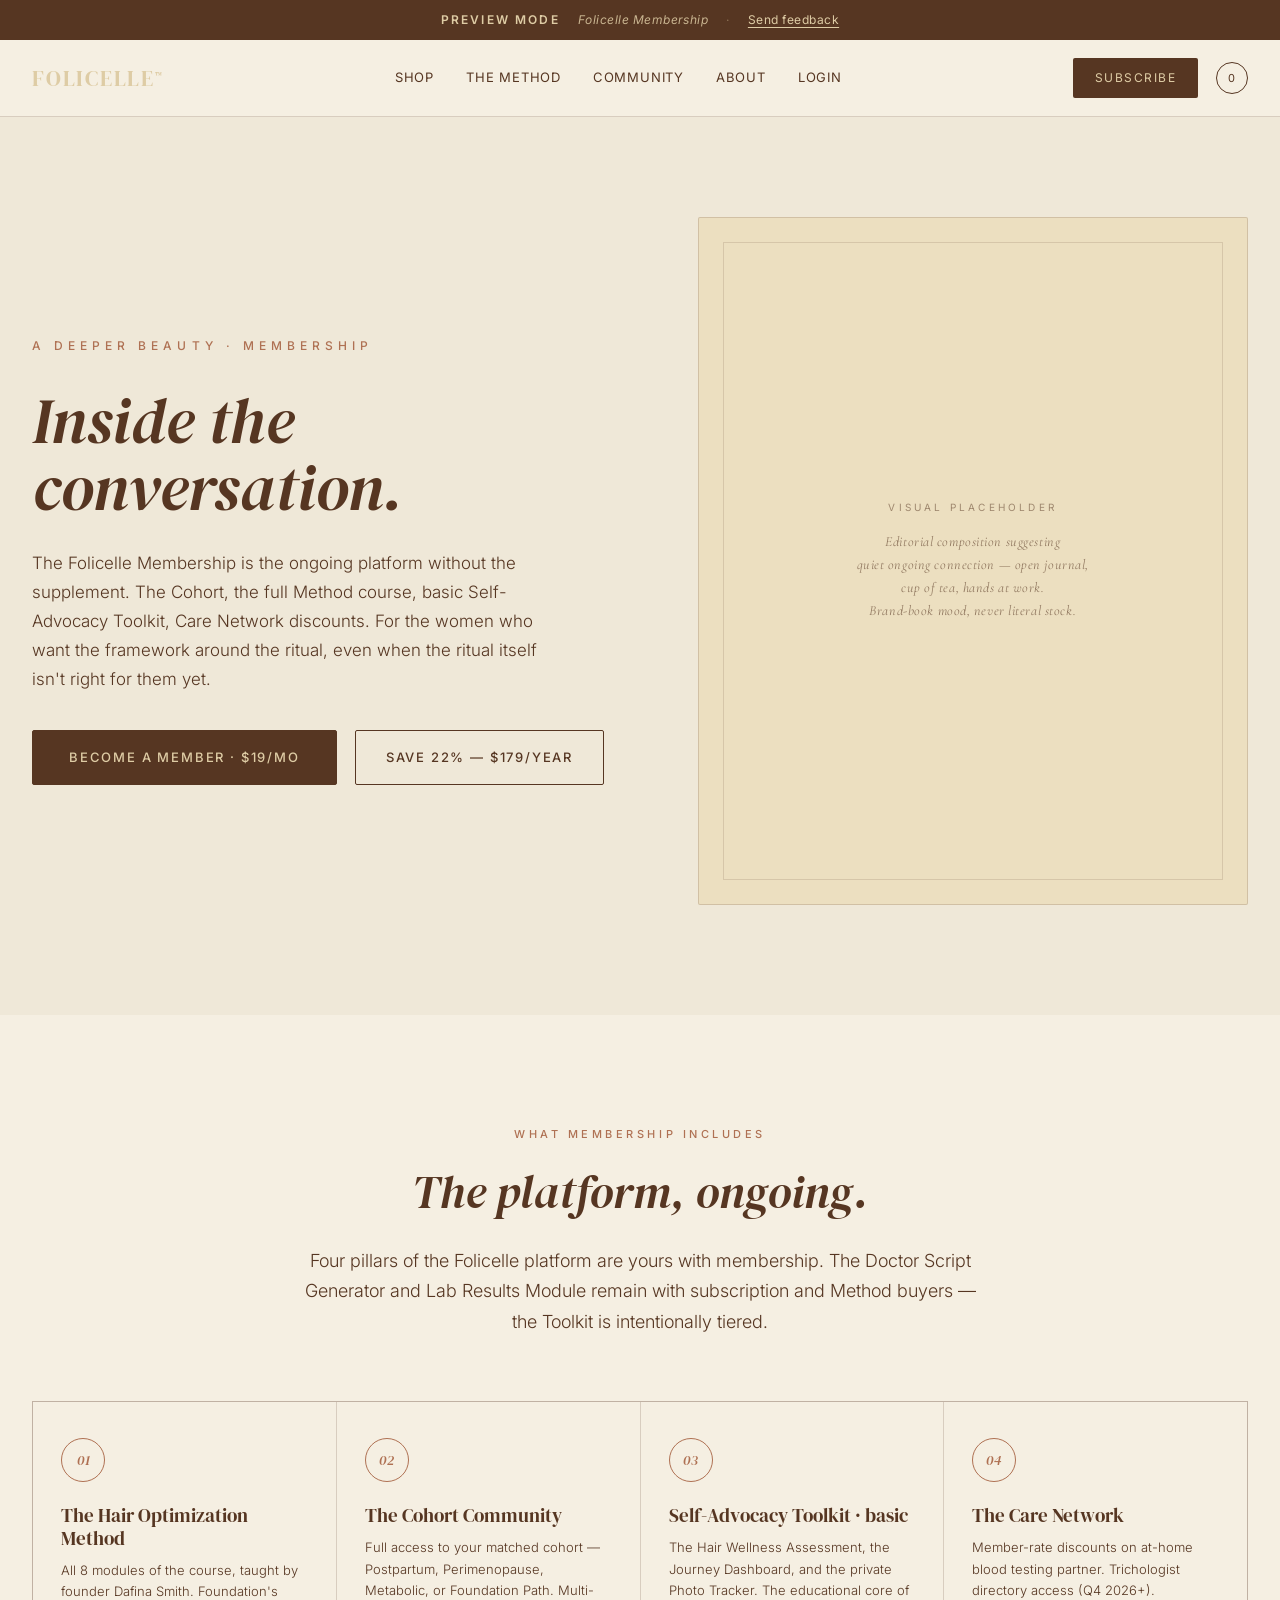
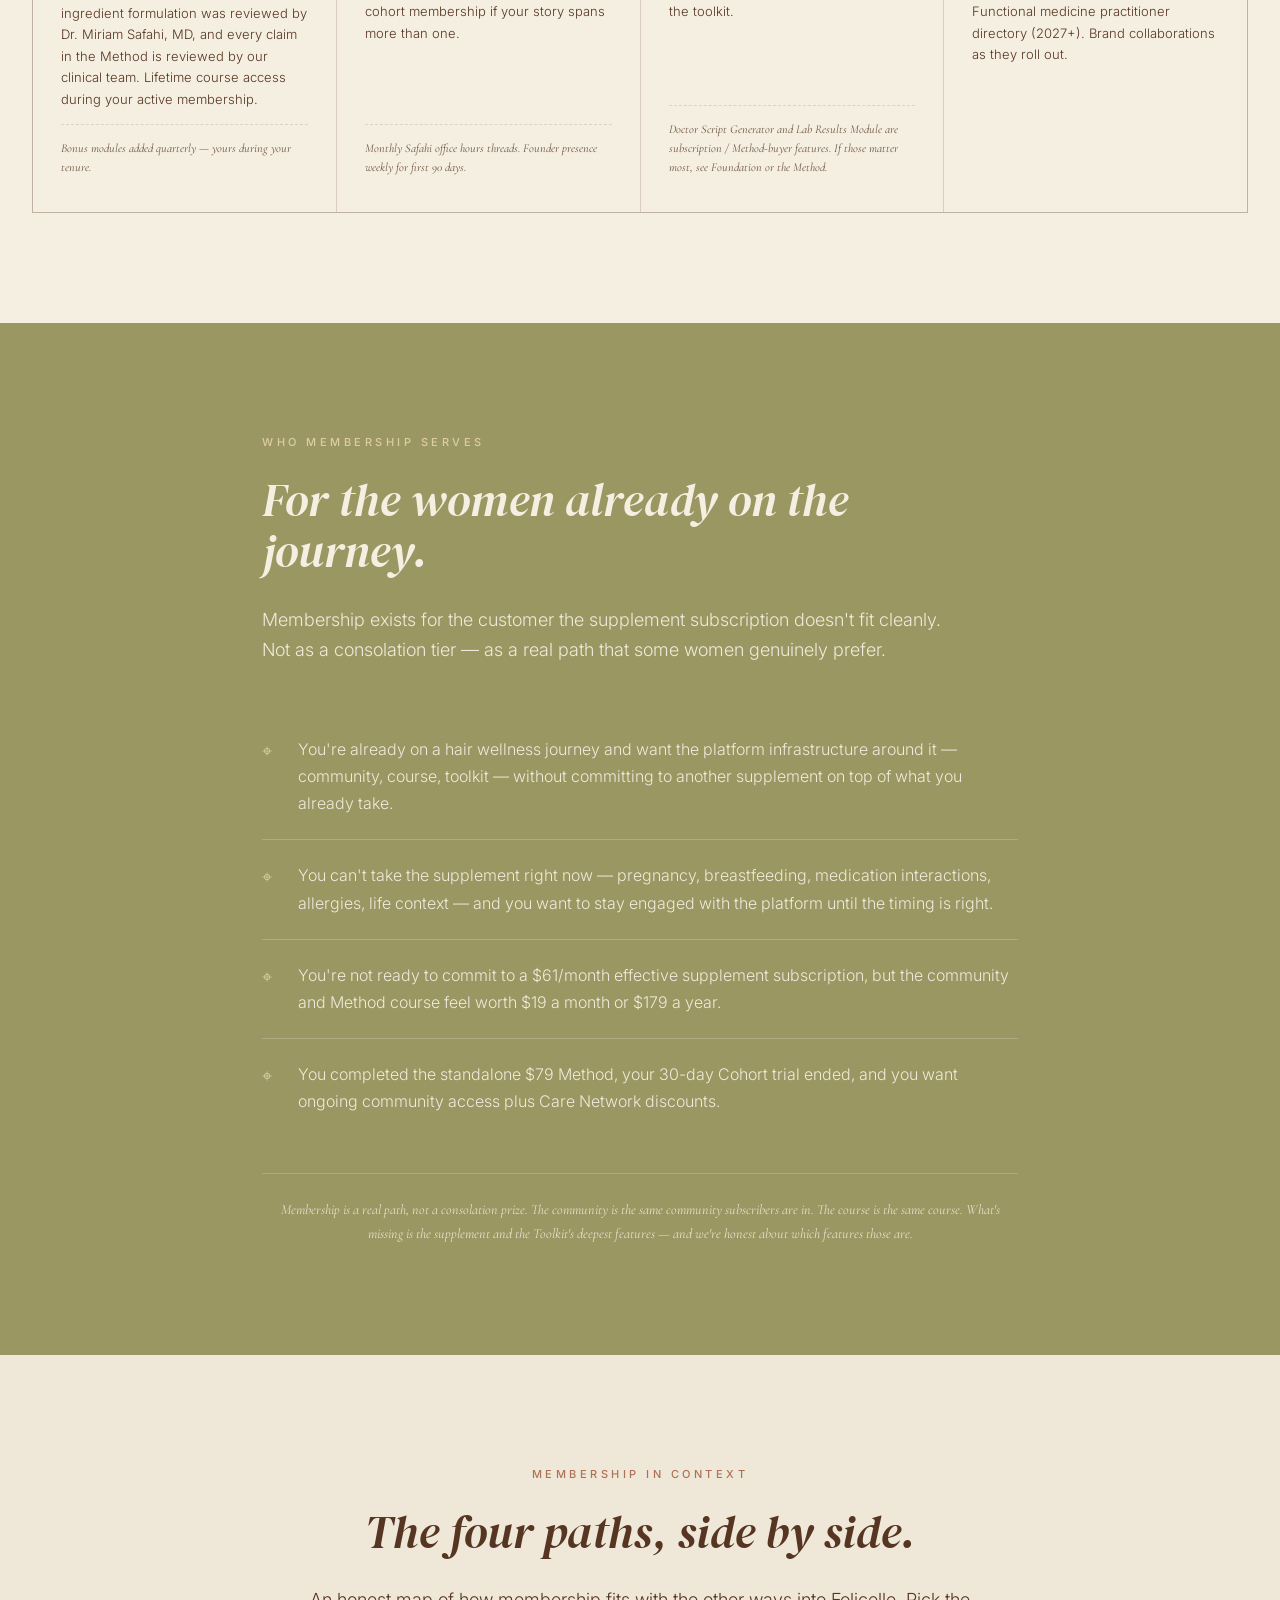
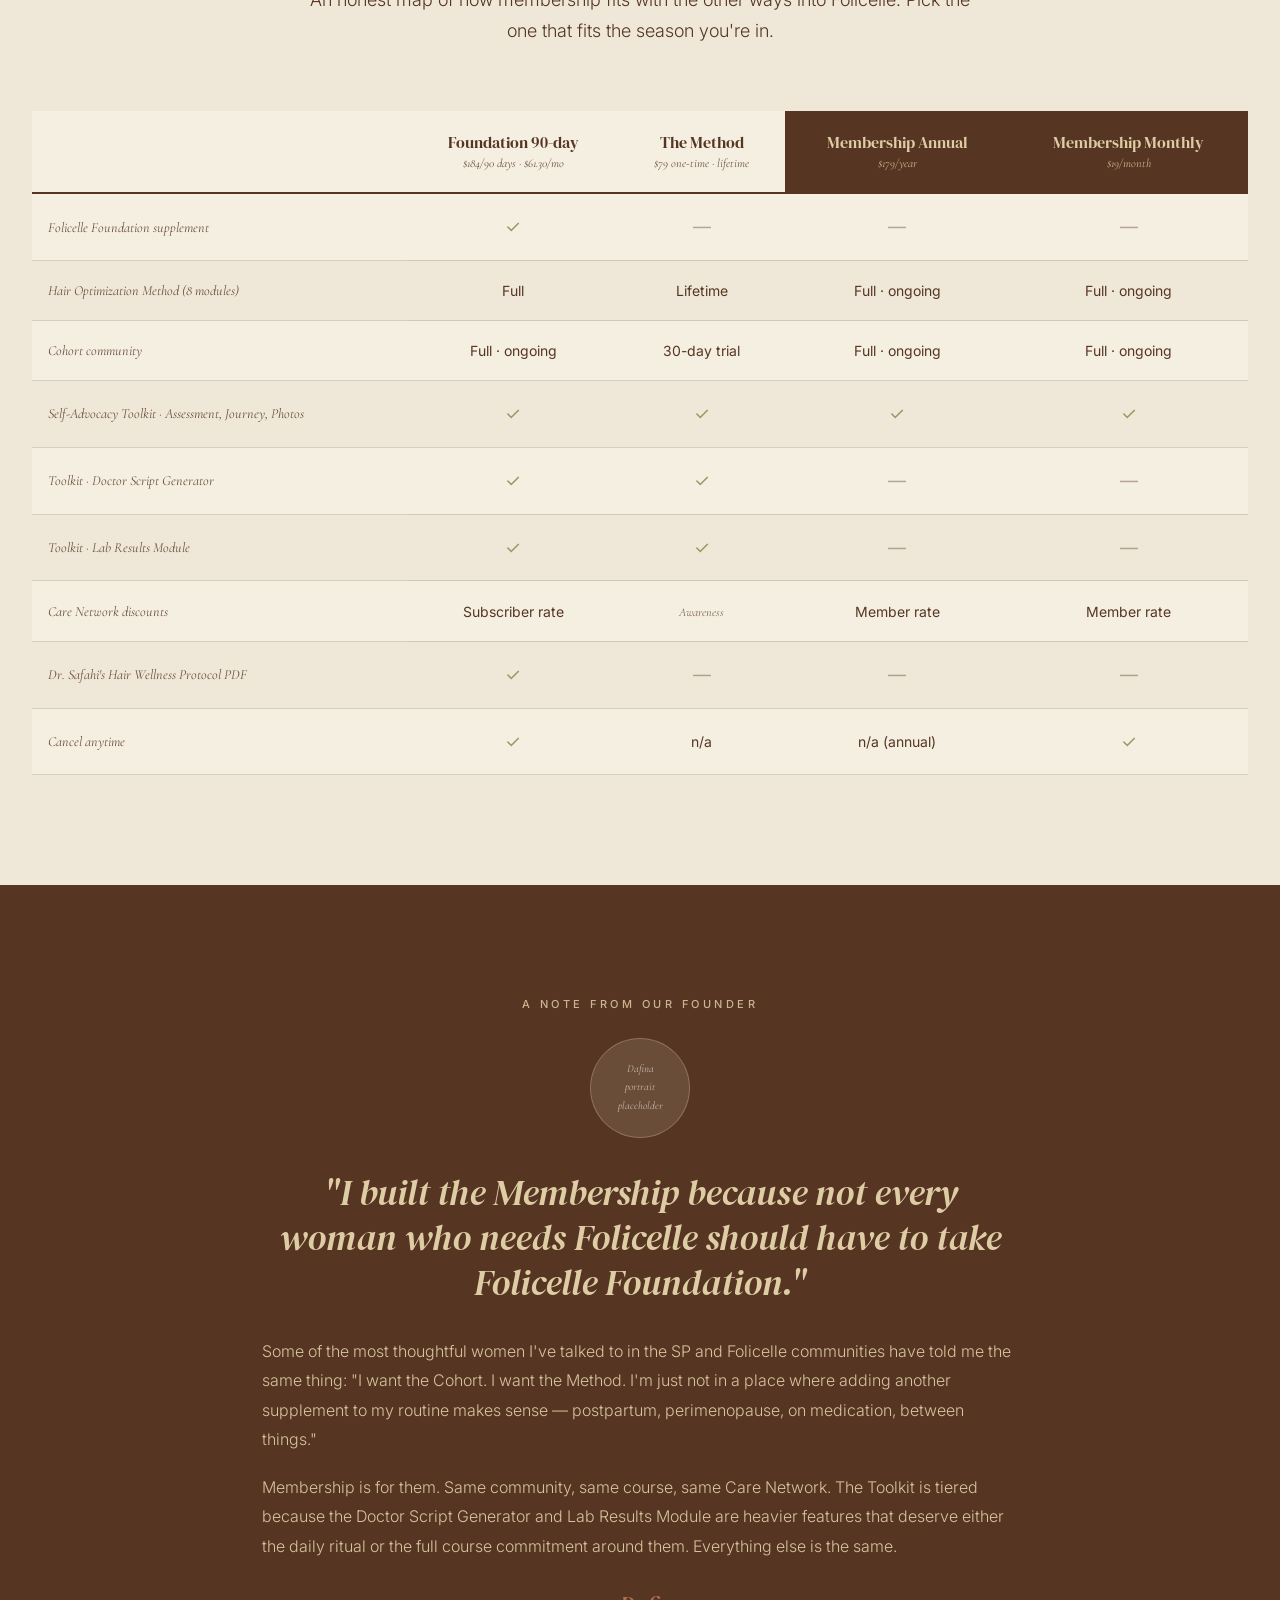
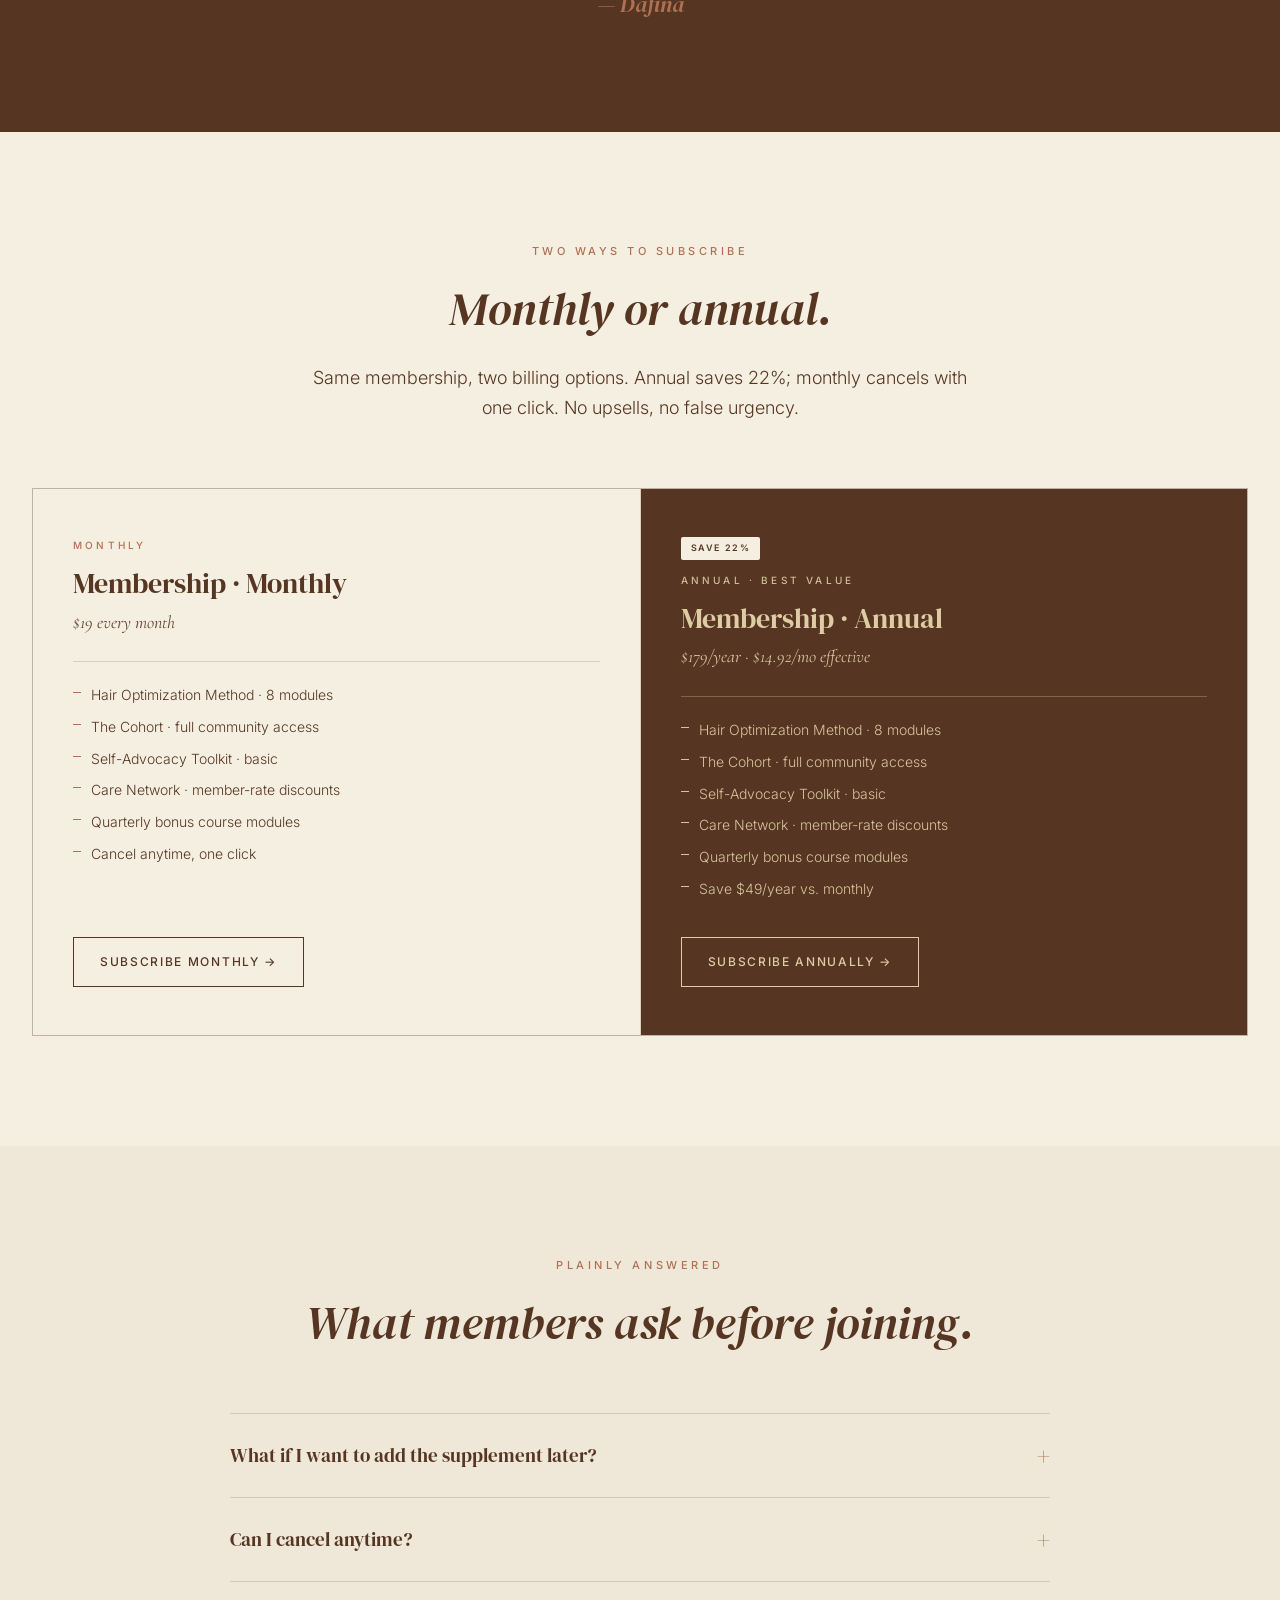
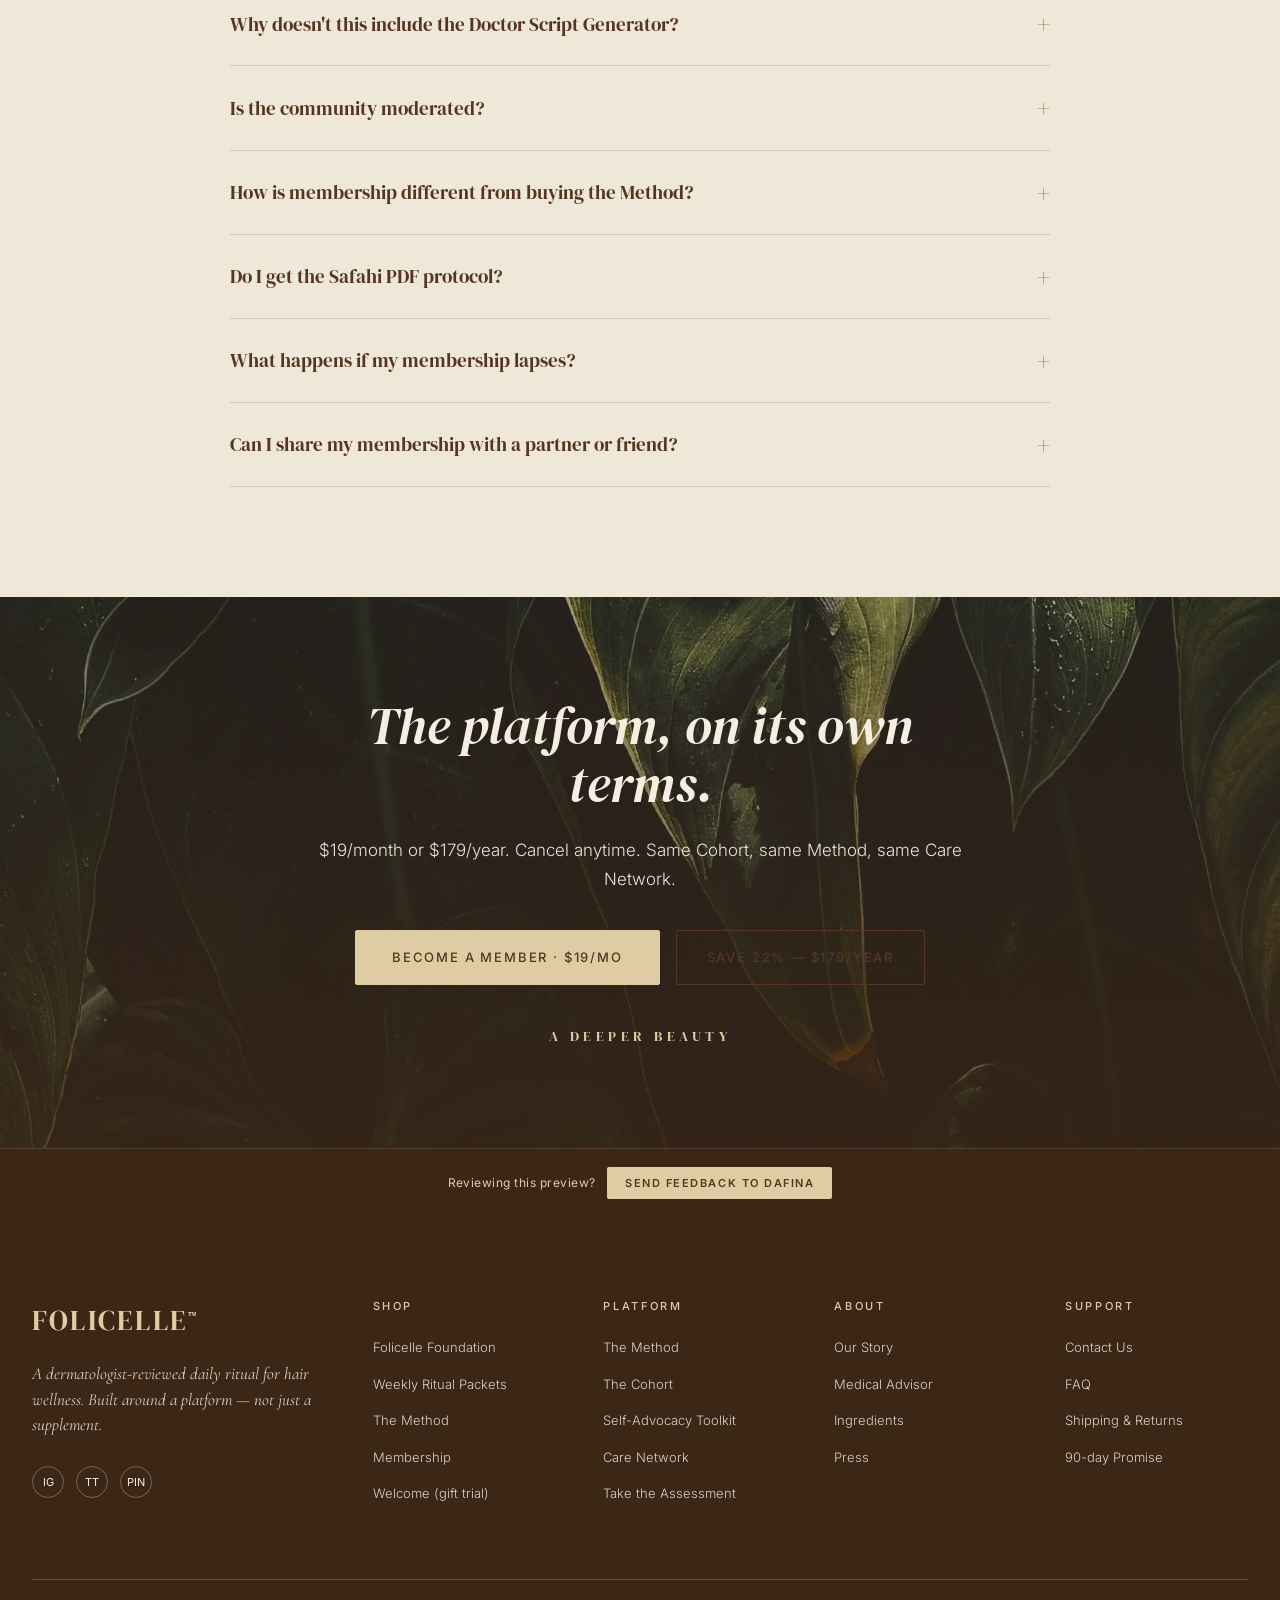
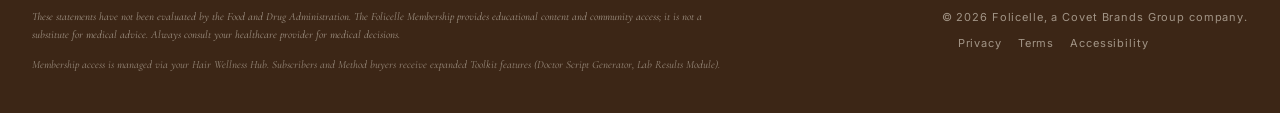
<file: membership/index.html>
<!DOCTYPE html>
<html lang="en">
<head>
<meta charset="UTF-8">
<meta name="viewport" content="width=device-width, initial-scale=1.0">
<title>Folicelle — Membership</title>
<meta name="description" content="$19/month or $179/year. Full course, full Cohort, basic Toolkit, Care Network discounts. The platform without the supplement.">
<meta name="robots" content="noindex, nofollow, noarchive, nosnippet">
<meta name="googlebot" content="noindex, nofollow">
<link rel="preconnect" href="https://fonts.googleapis.com">
<link rel="preconnect" href="https://fonts.gstatic.com" crossorigin>
<link href="https://fonts.googleapis.com/css2?family=Cormorant+Garamond:ital,wght@0,300;0,400;0,500;0,600;1,300;1,400;1,500&family=DM+Serif+Display:ital@0;1&family=Inter:wght@300;400;500;600&display=swap" rel="stylesheet">
<link rel="stylesheet" href="../css/prototype.css">
<style>
:root {
  --brown:#563622; --terracotta:#AF7153; --ancestral-gold:#DECCA5;
  --moss-green:#9A9762; --moss-deep:#7E7B4E; --cream:#F5EFE2;
  --cream-soft:#EFE8D8; --gold-light:#ECDFC0; --brown-deep:#3C2616;
  --line:rgba(86,54,34,0.18);
  --display:'DM Serif Display','Canela',Georgia,serif;
  --serif:'Cormorant Garamond','Canela',Georgia,serif;
  --sans:'Inter','Apercu Pro',-apple-system,system-ui,sans-serif;
}
*{box-sizing:border-box;margin:0;padding:0;}
html{scroll-behavior:smooth;}
body{font-family:var(--sans);font-weight:400;font-size:16px;line-height:1.65;color:var(--brown);background:var(--cream);-webkit-font-smoothing:antialiased;}
img{max-width:100%;height:auto;display:block;}
.container{max-width:1280px;margin:0 auto;padding:0 32px;}
.container-narrow{max-width:920px;margin:0 auto;padding:0 32px;}

.nav{position:sticky;top:0;z-index:100;background:var(--cream);border-bottom:1px solid var(--line);padding:18px 0;}
.nav-inner{display:flex;align-items:center;justify-content:space-between;max-width:1280px;margin:0 auto;padding:0 32px;}
.nav-wordmark{font-family:var(--display);font-size:22px;letter-spacing:0.08em;color:var(--ancestral-gold);text-transform:uppercase;text-decoration:none;}
.nav-wordmark sup{font-size:9px;vertical-align:super;}
.nav-links{display:flex;gap:32px;}
.nav-links a{color:var(--brown);text-decoration:none;font-size:13px;letter-spacing:0.06em;text-transform:uppercase;}
.nav-links a:hover{color:var(--terracotta);}
.nav-right{display:flex;gap:18px;align-items:center;}
.nav-cta{background:var(--brown);color:var(--ancestral-gold);padding:10px 22px;border-radius:2px;font-size:12px;letter-spacing:0.12em;text-transform:uppercase;text-decoration:none;}
.nav-cta:hover{background:var(--terracotta);}
.nav-cart{width:32px;height:32px;border:1px solid var(--brown);border-radius:50%;display:flex;align-items:center;justify-content:center;font-size:11px;color:var(--brown);text-decoration:none;}
@media (max-width:880px){.nav-links{display:none;}}

.btn-primary{background:var(--brown);color:var(--ancestral-gold);padding:16px 36px;border-radius:2px;font-size:13px;letter-spacing:0.14em;text-transform:uppercase;text-decoration:none;font-weight:500;transition:all 0.25s;display:inline-block;border:1px solid var(--brown);}
.btn-primary:hover{background:var(--terracotta);border-color:var(--terracotta);}
.btn-secondary{background:transparent;color:var(--brown);padding:16px 30px;border-radius:2px;font-size:13px;letter-spacing:0.14em;text-transform:uppercase;text-decoration:none;font-weight:500;border:1px solid var(--brown);transition:all 0.25s;display:inline-block;}
.btn-secondary:hover{background:var(--brown);color:var(--ancestral-gold);}

/* HERO */
.hero{background:var(--cream-soft);padding:100px 0 110px;}
.hero-grid{display:grid;grid-template-columns:1.1fr 1fr;gap:60px;align-items:center;}
.hero-fh{font-family:var(--sans);font-weight:500;font-size:12px;letter-spacing:0.42em;text-transform:uppercase;color:var(--terracotta);margin-bottom:32px;}
.hero-headline{font-family:var(--display);font-style:italic;font-size:clamp(38px,5vw,64px);line-height:1.04;color:var(--brown);margin-bottom:28px;font-weight:400;}
.hero-sub{font-size:17px;line-height:1.7;color:var(--brown);margin-bottom:36px;max-width:540px;font-weight:300;}
.hero-ctas{display:flex;gap:18px;align-items:center;flex-wrap:wrap;}
.hero-visual{aspect-ratio:4/5;background:var(--gold-light);border-radius:2px;overflow:hidden;display:flex;align-items:center;justify-content:center;text-align:center;padding:40px;border:1px solid var(--line);position:relative;}
.hero-visual::before{content:"";position:absolute;inset:24px;border:1px solid rgba(86,54,34,0.15);}
.hero-visual-text{font-family:var(--serif);font-style:italic;font-size:14px;color:var(--brown);opacity:0.6;letter-spacing:0.04em;}
.hero-visual-text span.ph-tag{display:block;font-family:var(--sans);font-style:normal;font-size:10px;letter-spacing:0.32em;text-transform:uppercase;margin-bottom:14px;opacity:0.85;}
@media (max-width:920px){.hero{padding:60px 0 70px;}.hero-grid{grid-template-columns:1fr;gap:40px;}}

section.std{padding:110px 0;position:relative;}
section.std.tight{padding:80px 0;}
section.std.alt{background:var(--cream-soft);}
.section-eyebrow{font-family:var(--sans);font-size:11px;letter-spacing:0.32em;text-transform:uppercase;color:var(--terracotta);font-weight:500;margin-bottom:24px;}
.section-title{font-family:var(--display);font-weight:400;font-size:clamp(30px,3.6vw,48px);line-height:1.1;color:var(--brown);margin-bottom:28px;}
.section-title.italic{font-style:italic;}
.section-lead{font-size:18px;line-height:1.7;color:var(--brown);font-weight:300;max-width:680px;margin-bottom:48px;}
.section-header-center{text-align:center;margin-bottom:64px;}
.section-header-center .section-lead{margin:0 auto;}

/* WHAT'S INCLUDED — 4 pillars */
.included-grid{display:grid;grid-template-columns:repeat(4,1fr);gap:1px;background:var(--line);border:1px solid var(--line);}
.included-card{background:var(--cream);padding:36px 28px;display:flex;flex-direction:column;}
.included-icon{width:44px;height:44px;border:1px solid var(--terracotta);border-radius:50%;display:flex;align-items:center;justify-content:center;font-family:var(--display);color:var(--terracotta);font-size:14px;margin-bottom:22px;font-style:italic;}
.included-name{font-family:var(--display);font-size:19px;color:var(--brown);margin-bottom:10px;font-weight:400;line-height:1.2;}
.included-body{font-size:13px;line-height:1.65;color:var(--brown);font-weight:300;flex-grow:1;}
.included-note{margin-top:14px;padding-top:14px;border-top:1px dashed var(--line);font-family:var(--serif);font-style:italic;font-size:12px;color:var(--brown);opacity:0.85;line-height:1.55;}
@media (max-width:980px){.included-grid{grid-template-columns:repeat(2,1fr);}}
@media (max-width:600px){.included-grid{grid-template-columns:1fr;}}

/* WHO IT'S FOR */
.who{background:var(--moss-green);color:var(--cream);}
.who .section-eyebrow{color:var(--ancestral-gold);}
.who .section-title{color:var(--cream);}
.who-inner{max-width:820px;margin:0 auto;padding:0 32px;}
.who-list{list-style:none;}
.who-list li{padding:22px 0;border-top:1px solid rgba(245,239,226,0.25);position:relative;padding-left:36px;font-size:16px;line-height:1.7;color:var(--cream);font-weight:300;opacity:0.95;}
.who-list li:first-child{border-top:none;}
.who-list li::before{content:"⌖";position:absolute;left:0;top:22px;color:var(--ancestral-gold);font-family:var(--display);font-size:18px;}
.who-aside{margin-top:36px;padding-top:24px;border-top:1px solid rgba(245,239,226,0.25);font-family:var(--serif);font-style:italic;font-size:14px;color:var(--cream);opacity:0.85;line-height:1.65;text-align:center;}

/* COMPARISON TABLE */
.compare-table-wrap{overflow-x:auto;}
.compare-table{width:100%;border-collapse:collapse;background:var(--cream);font-size:14px;min-width:780px;}
.compare-table th,.compare-table td{text-align:center;padding:18px 16px;border-bottom:1px solid var(--line);vertical-align:middle;}
.compare-table th:first-child,.compare-table td:first-child{text-align:left;font-family:var(--serif);font-style:italic;color:var(--brown);opacity:0.85;font-size:14px;}
.compare-table thead th{font-family:var(--display);font-size:16px;color:var(--brown);font-weight:400;border-bottom:2px solid var(--brown);padding:22px 16px;line-height:1.2;}
.compare-table thead th .price{display:block;font-family:var(--serif);font-style:italic;font-size:12px;opacity:0.85;margin-top:4px;}
.compare-table thead th.featured{background:var(--brown);color:var(--ancestral-gold);}
.compare-table tbody tr:nth-child(even){background:var(--cream-soft);}
.compare-table .check{color:var(--moss-green);font-size:18px;}
.compare-table .x{color:var(--brown);opacity:0.4;font-size:18px;}
.compare-table .partial{font-family:var(--serif);font-style:italic;font-size:12px;color:var(--brown);opacity:0.75;}

/* FOUNDER NOTE */
.founder{background:var(--brown);color:var(--ancestral-gold);}
.founder-inner{max-width:820px;margin:0 auto;padding:0 32px;text-align:center;}
.founder .section-eyebrow{color:var(--ancestral-gold);opacity:0.85;}
.founder-portrait{width:100px;height:100px;background:rgba(245,239,226,0.18);border:1px solid rgba(245,239,226,0.35);border-radius:50%;margin:0 auto 32px;display:flex;align-items:center;justify-content:center;font-family:var(--serif);font-style:italic;font-size:11px;color:var(--cream);opacity:0.7;text-align:center;}
.founder-quote{font-family:var(--display);font-style:italic;font-size:clamp(24px,3vw,36px);line-height:1.25;color:var(--ancestral-gold);margin-bottom:32px;font-weight:400;}
.founder-body{font-size:16px;line-height:1.85;color:var(--ancestral-gold);opacity:0.95;margin-bottom:18px;text-align:left;font-weight:300;}
.founder-sig{font-family:var(--display);font-style:italic;font-size:22px;color:var(--terracotta);margin-top:24px;}

/* SIGNUP CARDS */
.signup-grid{display:grid;grid-template-columns:1fr 1fr;gap:1px;background:var(--line);border:1px solid var(--line);}
.signup-card{background:var(--cream);padding:48px 40px;display:flex;flex-direction:column;}
.signup-card.featured{background:var(--brown);color:var(--ancestral-gold);}
.signup-eyebrow{font-family:var(--sans);font-size:10px;letter-spacing:0.32em;text-transform:uppercase;color:var(--terracotta);margin-bottom:14px;font-weight:500;}
.signup-card.featured .signup-eyebrow{color:var(--ancestral-gold);opacity:0.9;}
.signup-tier{font-family:var(--display);font-size:28px;line-height:1.15;color:var(--brown);margin-bottom:8px;font-weight:400;}
.signup-card.featured .signup-tier{color:var(--ancestral-gold);}
.signup-price{font-family:var(--serif);font-style:italic;font-size:18px;color:var(--brown);opacity:0.9;margin-bottom:24px;}
.signup-card.featured .signup-price{color:var(--ancestral-gold);opacity:0.95;}
.signup-features{list-style:none;padding-top:22px;border-top:1px solid var(--line);margin-bottom:28px;flex-grow:1;}
.signup-card.featured .signup-features{border-color:rgba(222,204,165,0.3);}
.signup-features li{position:relative;padding-left:18px;margin-bottom:10px;font-size:14px;line-height:1.55;color:var(--brown);font-weight:300;}
.signup-card.featured .signup-features li{color:var(--ancestral-gold);opacity:0.95;}
.signup-features li::before{content:"";position:absolute;left:0;top:8px;width:8px;height:1px;background:var(--terracotta);}
.signup-card.featured .signup-features li::before{background:var(--ancestral-gold);}
.signup-cta{display:inline-block;font-size:12px;letter-spacing:0.14em;text-transform:uppercase;text-decoration:none;padding:14px 26px;border:1px solid var(--brown);color:var(--brown);font-weight:500;align-self:flex-start;transition:all 0.25s;}
.signup-cta:hover{background:var(--brown);color:var(--ancestral-gold);}
.signup-card.featured .signup-cta{border-color:var(--ancestral-gold);color:var(--ancestral-gold);}
.signup-card.featured .signup-cta:hover{background:var(--ancestral-gold);color:var(--brown);}
.signup-savings{display:inline-block;font-size:9px;letter-spacing:0.18em;text-transform:uppercase;background:var(--ancestral-gold);color:var(--brown);padding:4px 10px;font-weight:600;border-radius:2px;margin-bottom:12px;align-self:flex-start;}
.signup-card.featured .signup-savings{background:var(--cream);color:var(--brown);}
@media (max-width:880px){.signup-grid{grid-template-columns:1fr;}}

/* FAQ */
.faq-list{max-width:820px;margin:40px auto 0;border-top:1px solid var(--line);}
.faq-item{border-bottom:1px solid var(--line);}
.faq-question{width:100%;background:none;border:none;text-align:left;padding:26px 0;display:flex;justify-content:space-between;align-items:center;gap:24px;cursor:pointer;font-family:var(--display);font-size:19px;line-height:1.3;color:var(--brown);font-weight:400;}
.faq-question:hover{color:var(--terracotta);}
.faq-toggle{font-family:var(--display);font-size:24px;color:var(--terracotta);transition:transform 0.3s;flex-shrink:0;}
.faq-item.open .faq-toggle{transform:rotate(45deg);}
.faq-answer{max-height:0;overflow:hidden;transition:max-height 0.4s ease,padding 0.4s ease;font-size:15px;line-height:1.75;color:var(--brown);font-weight:300;}
.faq-item.open .faq-answer{max-height:600px;padding-bottom:26px;}

/* FINAL CTA */
.final{position:relative;min-height:480px;display:flex;align-items:center;justify-content:center;text-align:center;overflow:hidden;padding:100px 32px;}
.final-bg{position:absolute;inset:0;z-index:0;}
.final-bg img{width:100%;height:100%;object-fit:cover;}
.final-bg::after{content:"";position:absolute;inset:0;background:linear-gradient(180deg,rgba(60,38,22,0.4) 0%,rgba(60,38,22,0.78) 100%);}
.final-content{position:relative;z-index:2;color:var(--cream);max-width:680px;}
.final h2{font-family:var(--display);font-style:italic;font-size:clamp(32px,4.5vw,52px);line-height:1.1;margin-bottom:24px;color:var(--cream);font-weight:400;}
.final p{font-size:17px;line-height:1.7;margin-bottom:36px;color:var(--cream);font-weight:300;opacity:0.95;}
.final .btn-primary{background:var(--ancestral-gold);color:var(--brown);border-color:var(--ancestral-gold);}
.final .btn-primary:hover{background:var(--terracotta);color:var(--cream);border-color:var(--terracotta);}
.final-footer-line{margin-top:40px;font-family:var(--display);font-size:14px;letter-spacing:0.32em;text-transform:uppercase;color:var(--ancestral-gold);}

/* FOOTER */
.footer{background:var(--brown-deep);color:var(--cream);padding:80px 0 40px;}
.footer-grid{display:grid;grid-template-columns:1.6fr repeat(4,1fr);gap:48px;margin-bottom:64px;}
.footer-brand-block{max-width:360px;}
.footer-wordmark{font-family:var(--display);font-size:28px;letter-spacing:0.08em;color:var(--ancestral-gold);text-transform:uppercase;margin-bottom:18px;display:block;text-decoration:none;}
.footer-wordmark sup{font-size:11px;vertical-align:super;}
.footer-tagline{font-family:var(--serif);font-style:italic;font-size:17px;color:var(--cream);opacity:0.85;margin-bottom:28px;line-height:1.5;}
.footer-col-title{font-family:var(--sans);font-size:11px;letter-spacing:0.24em;text-transform:uppercase;color:var(--ancestral-gold);margin-bottom:18px;font-weight:500;}
.footer-col ul{list-style:none;}
.footer-col li{margin-bottom:10px;}
.footer-col a{color:var(--cream);font-size:13px;text-decoration:none;font-weight:300;opacity:0.85;}
.footer-col a:hover{opacity:1;color:var(--ancestral-gold);}
.footer-bottom{border-top:1px solid rgba(245,239,226,0.18);padding-top:28px;display:flex;flex-wrap:wrap;gap:24px;justify-content:space-between;align-items:flex-start;}
.footer-disclaimer{font-family:var(--serif);font-style:italic;font-size:11px;line-height:1.6;color:var(--cream);opacity:0.55;max-width:700px;}
.tevello-note{font-family:var(--serif);font-style:italic;font-size:11px;color:var(--cream);opacity:0.5;margin-top:12px;line-height:1.6;}
.footer-meta{font-family:var(--sans);font-size:11px;letter-spacing:0.08em;color:var(--cream);opacity:0.55;}
.footer-meta a{color:var(--cream);text-decoration:none;margin-left:16px;}
.footer-social{display:flex;gap:12px;margin-top:18px;}
.footer-social a{width:32px;height:32px;border:1px solid rgba(245,239,226,0.3);border-radius:50%;display:flex;align-items:center;justify-content:center;color:var(--cream);text-decoration:none;font-size:11px;}
@media (max-width:1000px){.footer-grid{grid-template-columns:1fr 1fr;gap:40px;}}
@media (max-width:600px){.footer-grid{grid-template-columns:1fr;}.footer-bottom{flex-direction:column;}}
</style>
</head>
<body>

<div class="preview-banner">
  <strong>Preview Mode</strong>
  <em>Folicelle Membership</em>
  <span class="pb-divider">·</span>
  <a href="mailto:dafina@covetandmane.com?subject=Folicelle%20Preview%20Feedback%20%E2%80%94%20Membership&body=Page%3A%20Membership%0A%0AYour%20feedback%3A%0A">Send feedback</a>
</div>

<nav class="nav">
  <div class="nav-inner">
    <a href="../index.html" class="nav-wordmark">FOLICELLE<sup>™</sup></a>
    <div class="nav-links">
      <a href="../product/foundation.html">Shop</a>
      <a href="../method.html">The Method</a>
      <a href="../community/">Community</a>
      <a href="../coming-soon.html">About</a>
      <a href="../coming-soon.html">Login</a>
    </div>
    <button class="nav-hamburger" aria-label="Open menu"><span></span><span></span><span></span></button>
    <div class="nav-right">
      <a href="../product/foundation.html" class="nav-cta">Subscribe</a>
      <a href="../coming-soon.html" class="nav-cart">0</a>
    </div>
  </div>
</nav>

<div class="mobile-menu-overlay"></div>
<div class="mobile-menu" role="navigation" aria-label="Mobile menu">
  <button class="mobile-menu-close" aria-label="Close menu">×</button>
  <a href="../product/foundation.html">Shop</a>
  <a href="../method.html">The Method</a>
  <a href="../community/">Community</a>
  <a href="../toolkit/">Toolkit</a>
  <a href="../care-network/">Care Network</a>
  <a href="../coming-soon.html">About</a>
  <a href="../coming-soon.html">Login</a>
  <a href="../product/foundation.html" class="mobile-menu-cta">Subscribe</a>
</div>

<!-- HERO -->
<section class="hero">
  <div class="container">
    <div class="hero-grid">
      <div>
        <div class="hero-fh">A&nbsp;DEEPER&nbsp;BEAUTY · MEMBERSHIP</div>
        <h1 class="hero-headline">Inside the conversation.</h1>
        <p class="hero-sub">
          The Folicelle Membership is the ongoing platform without the supplement. The Cohort, the full Method course, basic Self-Advocacy Toolkit, Care Network discounts. For the women who want the framework around the ritual, even when the ritual itself isn't right for them yet.
        </p>
        <div class="hero-ctas">
          <a href="#signup" class="btn-primary">Become a Member · $19/mo</a>
          <a href="#signup" class="btn-secondary">Save 22% — $179/year</a>
        </div>
      </div>
      <div class="hero-visual">
        <div class="hero-visual-text">
          <span class="ph-tag">Visual Placeholder</span>
          <em>Editorial composition suggesting<br>quiet ongoing connection — open journal,<br>cup of tea, hands at work.<br>Brand-book mood, never literal stock.</em>
        </div>
      </div>
    </div>
  </div>
</section>

<!-- WHAT'S INCLUDED -->
<section class="std">
  <div class="container">
    <div class="section-header-center">
      <div class="section-eyebrow">What membership includes</div>
      <h2 class="section-title italic">The platform, ongoing.</h2>
      <p class="section-lead">
        Four pillars of the Folicelle platform are yours with membership. The Doctor Script Generator and Lab Results Module remain with subscription and Method buyers — the Toolkit is intentionally tiered.
      </p>
    </div>

    <div class="included-grid">
      <div class="included-card">
        <div class="included-icon">01</div>
        <h3 class="included-name">The Hair Optimization Method</h3>
        <p class="included-body">All 8 modules of the course, taught by founder Dafina Smith. Foundation's ingredient formulation was reviewed by Dr. Miriam Safahi, MD, and every claim in the Method is reviewed by our clinical team. Lifetime course access during your active membership.</p>
        <div class="included-note">Bonus modules added quarterly — yours during your tenure.</div>
      </div>
      <div class="included-card">
        <div class="included-icon">02</div>
        <h3 class="included-name">The Cohort Community</h3>
        <p class="included-body">Full access to your matched cohort — Postpartum, Perimenopause, Metabolic, or Foundation Path. Multi-cohort membership if your story spans more than one.</p>
        <div class="included-note">Monthly Safahi office hours threads. Founder presence weekly for first 90 days.</div>
      </div>
      <div class="included-card">
        <div class="included-icon">03</div>
        <h3 class="included-name">Self-Advocacy Toolkit · basic</h3>
        <p class="included-body">The Hair Wellness Assessment, the Journey Dashboard, and the private Photo Tracker. The educational core of the toolkit.</p>
        <div class="included-note">Doctor Script Generator and Lab Results Module are subscription / Method-buyer features. If those matter most, see Foundation or the Method.</div>
      </div>
      <div class="included-card">
        <div class="included-icon">04</div>
        <h3 class="included-name">The Care Network</h3>
        <p class="included-body">Member-rate discounts on at-home blood testing partner. Trichologist directory access (Q4 2026+). Functional medicine practitioner directory (2027+). Brand collaborations as they roll out.</p>
      </div>
    </div>
  </div>
</section>

<!-- WHO IT'S FOR -->
<section class="std who">
  <div class="who-inner">
    <div class="section-eyebrow">Who membership serves</div>
    <h2 class="section-title italic">For the women already on the journey.</h2>
    <p class="section-lead" style="color:var(--cream);opacity:0.95;">
      Membership exists for the customer the supplement subscription doesn't fit cleanly. Not as a consolation tier — as a real path that some women genuinely prefer.
    </p>

    <ul class="who-list">
      <li>You're already on a hair wellness journey and want the platform infrastructure around it — community, course, toolkit — without committing to another supplement on top of what you already take.</li>
      <li>You can't take the supplement right now — pregnancy, breastfeeding, medication interactions, allergies, life context — and you want to stay engaged with the platform until the timing is right.</li>
      <li>You're not ready to commit to a $61/month effective supplement subscription, but the community and Method course feel worth $19 a month or $179 a year.</li>
      <li>You completed the standalone $79 Method, your 30-day Cohort trial ended, and you want ongoing community access plus Care Network discounts.</li>
    </ul>

    <p class="who-aside">
      Membership is a real path, not a consolation prize. The community is the same community subscribers are in. The course is the same course. What's missing is the supplement and the Toolkit's deepest features — and we're honest about which features those are.
    </p>
  </div>
</section>

<!-- COMPARISON -->
<section class="std alt">
  <div class="container">
    <div class="section-header-center">
      <div class="section-eyebrow">Membership in context</div>
      <h2 class="section-title italic">The four paths, side by side.</h2>
      <p class="section-lead">
        An honest map of how membership fits with the other ways into Folicelle. Pick the one that fits the season you're in.
      </p>
    </div>

    <div class="compare-table-wrap">
      <table class="compare-table">
        <thead>
          <tr>
            <th></th>
            <th>Foundation 90-day<span class="price">$184/90 days · $61.30/mo</span></th>
            <th>The Method<span class="price">$79 one-time · lifetime</span></th>
            <th class="featured">Membership Annual<span class="price">$179/year</span></th>
            <th class="featured">Membership Monthly<span class="price">$19/month</span></th>
          </tr>
        </thead>
        <tbody>
          <tr><td>Folicelle Foundation supplement</td><td><span class="check">✓</span></td><td><span class="x">—</span></td><td><span class="x">—</span></td><td><span class="x">—</span></td></tr>
          <tr><td>Hair Optimization Method (8 modules)</td><td>Full</td><td>Lifetime</td><td>Full · ongoing</td><td>Full · ongoing</td></tr>
          <tr><td>Cohort community</td><td>Full · ongoing</td><td>30-day trial</td><td>Full · ongoing</td><td>Full · ongoing</td></tr>
          <tr><td>Self-Advocacy Toolkit · Assessment, Journey, Photos</td><td><span class="check">✓</span></td><td><span class="check">✓</span></td><td><span class="check">✓</span></td><td><span class="check">✓</span></td></tr>
          <tr><td>Toolkit · Doctor Script Generator</td><td><span class="check">✓</span></td><td><span class="check">✓</span></td><td><span class="x">—</span></td><td><span class="x">—</span></td></tr>
          <tr><td>Toolkit · Lab Results Module</td><td><span class="check">✓</span></td><td><span class="check">✓</span></td><td><span class="x">—</span></td><td><span class="x">—</span></td></tr>
          <tr><td>Care Network discounts</td><td>Subscriber rate</td><td><span class="partial">Awareness</span></td><td>Member rate</td><td>Member rate</td></tr>
          <tr><td>Dr. Safahi's Hair Wellness Protocol PDF</td><td><span class="check">✓</span></td><td><span class="x">—</span></td><td><span class="x">—</span></td><td><span class="x">—</span></td></tr>
          <tr><td>Cancel anytime</td><td><span class="check">✓</span></td><td>n/a</td><td>n/a (annual)</td><td><span class="check">✓</span></td></tr>
        </tbody>
      </table>
    </div>
  </div>
</section>

<!-- FOUNDER NOTE -->
<section class="std founder">
  <div class="founder-inner">
    <div class="section-eyebrow">A note from our founder</div>
    <div class="founder-portrait">Dafina<br>portrait<br>placeholder</div>
    <p class="founder-quote">"I built the Membership because not every woman who needs Folicelle should have to take Folicelle Foundation."</p>
    <p class="founder-body">
      Some of the most thoughtful women I've talked to in the SP and Folicelle communities have told me the same thing: "I want the Cohort. I want the Method. I'm just not in a place where adding another supplement to my routine makes sense — postpartum, perimenopause, on medication, between things."
    </p>
    <p class="founder-body">
      Membership is for them. Same community, same course, same Care Network. The Toolkit is tiered because the Doctor Script Generator and Lab Results Module are heavier features that deserve either the daily ritual or the full course commitment around them. Everything else is the same.
    </p>
    <div class="founder-sig">— Dafina</div>
  </div>
</section>

<!-- SIGNUP -->
<section class="std" id="signup">
  <div class="container">
    <div class="section-header-center">
      <div class="section-eyebrow">Two ways to subscribe</div>
      <h2 class="section-title italic">Monthly or annual.</h2>
      <p class="section-lead">
        Same membership, two billing options. Annual saves 22%; monthly cancels with one click. No upsells, no false urgency.
      </p>
    </div>

    <div class="signup-grid">

      <div class="signup-card">
        <div class="signup-eyebrow">Monthly</div>
        <h3 class="signup-tier">Membership · Monthly</h3>
        <p class="signup-price">$19 every month</p>
        <ul class="signup-features">
          <li>Hair Optimization Method · 8 modules</li>
          <li>The Cohort · full community access</li>
          <li>Self-Advocacy Toolkit · basic</li>
          <li>Care Network · member-rate discounts</li>
          <li>Quarterly bonus course modules</li>
          <li>Cancel anytime, one click</li>
        </ul>
        <a href="#" class="signup-cta" onclick="alert('Mockup — checkout wires in production'); return false;">Subscribe Monthly →</a>
      </div>

      <div class="signup-card featured">
        <span class="signup-savings">Save 22%</span>
        <div class="signup-eyebrow">Annual · Best Value</div>
        <h3 class="signup-tier">Membership · Annual</h3>
        <p class="signup-price">$179/year · $14.92/mo effective</p>
        <ul class="signup-features">
          <li>Hair Optimization Method · 8 modules</li>
          <li>The Cohort · full community access</li>
          <li>Self-Advocacy Toolkit · basic</li>
          <li>Care Network · member-rate discounts</li>
          <li>Quarterly bonus course modules</li>
          <li>Save $49/year vs. monthly</li>
        </ul>
        <a href="#" class="signup-cta" onclick="alert('Mockup — checkout wires in production'); return false;">Subscribe Annually →</a>
      </div>

    </div>
  </div>
</section>

<!-- FAQ -->
<section class="std alt">
  <div class="container">
    <div class="section-header-center">
      <div class="section-eyebrow">Plainly answered</div>
      <h2 class="section-title italic">What members ask before joining.</h2>
    </div>

    <div class="faq-list">

      <div class="faq-item">
        <button class="faq-question"><span>What if I want to add the supplement later?</span><span class="faq-toggle">+</span></button>
        <div class="faq-answer"><p>You can subscribe to Folicelle Foundation any time and your membership continues alongside it — your platform access doesn't reset, your photo tracker history stays, your cohort identity remains. Subscribers get the full Toolkit (including the Doctor Script Generator and Lab Results Module) automatically. The membership becomes redundant once you subscribe; we'll auto-pause your membership billing so you don't pay twice.</p></div>
      </div>

      <div class="faq-item">
        <button class="faq-question"><span>Can I cancel anytime?</span><span class="faq-toggle">+</span></button>
        <div class="faq-answer"><p>Monthly: yes, one click from your account. Annual: you can cancel at any point but the annual term doesn't pro-rate. We'll process the cancellation immediately, you'll keep access through the end of the paid period, and we won't auto-renew.</p></div>
      </div>

      <div class="faq-item">
        <button class="faq-question"><span>Why doesn't this include the Doctor Script Generator?</span><span class="faq-toggle">+</span></button>
        <div class="faq-answer"><p>The Doctor Script Generator and Lab Results Module are the highest-stakes features of the Toolkit — they touch lab data and shape conversations with your healthcare provider. We tier them with the daily ritual or the full course commitment because they deserve the deeper engagement those paths represent. If the Doctor Script is what you most want, the $79 Method is the most direct path — one-time, lifetime course access, full Toolkit included.</p></div>
      </div>

      <div class="faq-item">
        <button class="faq-question"><span>Is the community moderated?</span><span class="faq-toggle">+</span></button>
        <div class="faq-answer"><p>Yes. Trained moderators in every cohort. Medical content reviewed by Dr. Safahi. No medical advice between members — moderators redirect those questions to your healthcare provider. Crisis resources available if needed. Photo sharing is opt-in, per-photo. The full moderation policy lives on the Cohort page.</p></div>
      </div>

      <div class="faq-item">
        <button class="faq-question"><span>How is membership different from buying the Method?</span><span class="faq-toggle">+</span></button>
        <div class="faq-answer"><p>The Method is a one-time $79 purchase: lifetime course access, 30-day cohort trial, full Toolkit (Doctor Script Generator and Lab Results Module included). It's a knowledge purchase. Membership is ongoing access at $19/month or $179/year: same course, same cohort (full ongoing access, not just trial), basic Toolkit (no Doctor Script or Lab Results), Care Network discounts. It's a community-and-platform subscription. Pick the one that fits the relationship you want with the brand.</p></div>
      </div>

      <div class="faq-item">
        <button class="faq-question"><span>Do I get the Safahi PDF protocol?</span><span class="faq-toggle">+</span></button>
        <div class="faq-answer"><p>The Hair Wellness Protocol PDF is a welcome gift exclusive to the 90-day prepaid Foundation subscription. Members and Method buyers don't receive the PDF, but the same content is integrated into the Method modules — particularly Module 8 (Your Protocol).</p></div>
      </div>

      <div class="faq-item">
        <button class="faq-question"><span>What happens if my membership lapses?</span><span class="faq-toggle">+</span></button>
        <div class="faq-answer"><p>If a payment fails, we email you twice over a week and pause your access on day eight. Your data stays in our system for 30 days; you can reactivate without losing your photo tracker history or cohort identity. If you don't reactivate, we delete your data unless you ask us to keep it.</p></div>
      </div>

      <div class="faq-item">
        <button class="faq-question"><span>Can I share my membership with a partner or friend?</span><span class="faq-toggle">+</span></button>
        <div class="faq-answer"><p>Membership is per-person — it's tied to your assessment results, your cohort, your photo tracker. We'd love for someone you care about to take their own assessment and join their own cohort. If cost is a barrier, write to support; we don't want it to be.</p></div>
      </div>

    </div>
  </div>
</section>

<!-- FINAL CTA -->
<section class="final">
  <div class="final-bg"><img src="../images/leaves.webp" alt=""></div>
  <div class="final-content">
    <h2>The platform, on its own terms.</h2>
    <p>$19/month or $179/year. Cancel anytime. Same Cohort, same Method, same Care Network.</p>
    <div style="display:flex;gap:16px;justify-content:center;flex-wrap:wrap;">
      <a href="#signup" class="btn-primary">Become a Member · $19/mo</a>
      <a href="#signup" class="btn-secondary">Save 22% — $179/year</a>
    </div>
    <div class="final-footer-line">A&nbsp;Deeper&nbsp;Beauty</div>
  </div>
</section>

<div class="send-feedback-block">
  Reviewing this preview? <a href="mailto:dafina@covetandmane.com?subject=Folicelle%20Preview%20Feedback%20%E2%80%94%20Membership&body=Page%3A%20Membership%0A%0AYour%20feedback%3A%0A">Send feedback to Dafina</a>
</div>

<!-- FOOTER -->
<footer class="footer">
  <div class="container">
    <div class="footer-grid">
      <div class="footer-brand-block">
        <a href="../index.html" class="footer-wordmark">FOLICELLE<sup>™</sup></a>
        <p class="footer-tagline">A dermatologist-reviewed daily ritual for hair wellness. Built around a platform — not just a supplement.</p>
        <div class="footer-social">
          <a href="#" aria-label="Instagram">IG</a>
          <a href="#" aria-label="TikTok">TT</a>
          <a href="#" aria-label="Pinterest">PIN</a>
        </div>
      </div>
      <div class="footer-col">
        <div class="footer-col-title">Shop</div>
        <ul>
          <li><a href="../product/foundation.html">Folicelle Foundation</a></li>
          <li><a href="../product/weekly/">Weekly Ritual Packets</a></li>
          <li><a href="../method.html">The Method</a></li>
          <li><a href="index.html">Membership</a></li>
          <li><a href="../welcome/">Welcome (gift trial)</a></li>
        </ul>
      </div>
      <div class="footer-col">
        <div class="footer-col-title">Platform</div>
        <ul>
          <li><a href="../method.html">The Method</a></li>
          <li><a href="../community/">The Cohort</a></li>
          <li><a href="../toolkit/">Self-Advocacy Toolkit</a></li>
          <li><a href="../care-network/">Care Network</a></li>
          <li><a href="../assessment/">Take the Assessment</a></li>
        </ul>
      </div>
      <div class="footer-col">
        <div class="footer-col-title">About</div>
        <ul>
          <li><a href="../coming-soon.html">Our Story</a></li>
          <li><a href="../coming-soon.html">Medical Advisor</a></li>
          <li><a href="../coming-soon.html">Ingredients</a></li>
          <li><a href="../coming-soon.html">Press</a></li>
        </ul>
      </div>
      <div class="footer-col">
        <div class="footer-col-title">Support</div>
        <ul>
          <li><a href="../coming-soon.html">Contact Us</a></li>
          <li><a href="../coming-soon.html">FAQ</a></li>
          <li><a href="../coming-soon.html">Shipping &amp; Returns</a></li>
          <li><a href="../coming-soon.html">90-day Promise</a></li>
        </ul>
      </div>
    </div>
    <div class="footer-bottom">
      <div>
        <p class="footer-disclaimer">
          These statements have not been evaluated by the Food and Drug Administration. The Folicelle Membership provides educational content and community access; it is not a substitute for medical advice. Always consult your healthcare provider for medical decisions.
        </p>
        <p class="tevello-note">Membership access is managed via your Hair Wellness Hub. Subscribers and Method buyers receive expanded Toolkit features (Doctor Script Generator, Lab Results Module).</p>
      </div>
      <div>
        <div class="footer-meta">© 2026 Folicelle, a Covet Brands Group company.</div>
        <div class="footer-meta" style="margin-top:8px;">
          <a href="../coming-soon.html">Privacy</a><a href="../coming-soon.html">Terms</a><a href="../coming-soon.html">Accessibility</a>
        </div>
      </div>
    </div>
  </div>
</footer>

<script src="../js/prototype.js" defer></script>
<script>
document.querySelectorAll('.faq-question').forEach(btn => {
  btn.addEventListener('click', () => {
    const item = btn.closest('.faq-item');
    const open = item.classList.contains('open');
    document.querySelectorAll('.faq-item').forEach(i => i.classList.remove('open'));
    if (!open) item.classList.add('open');
  });
});
</script>
</body>
</html>
</file>
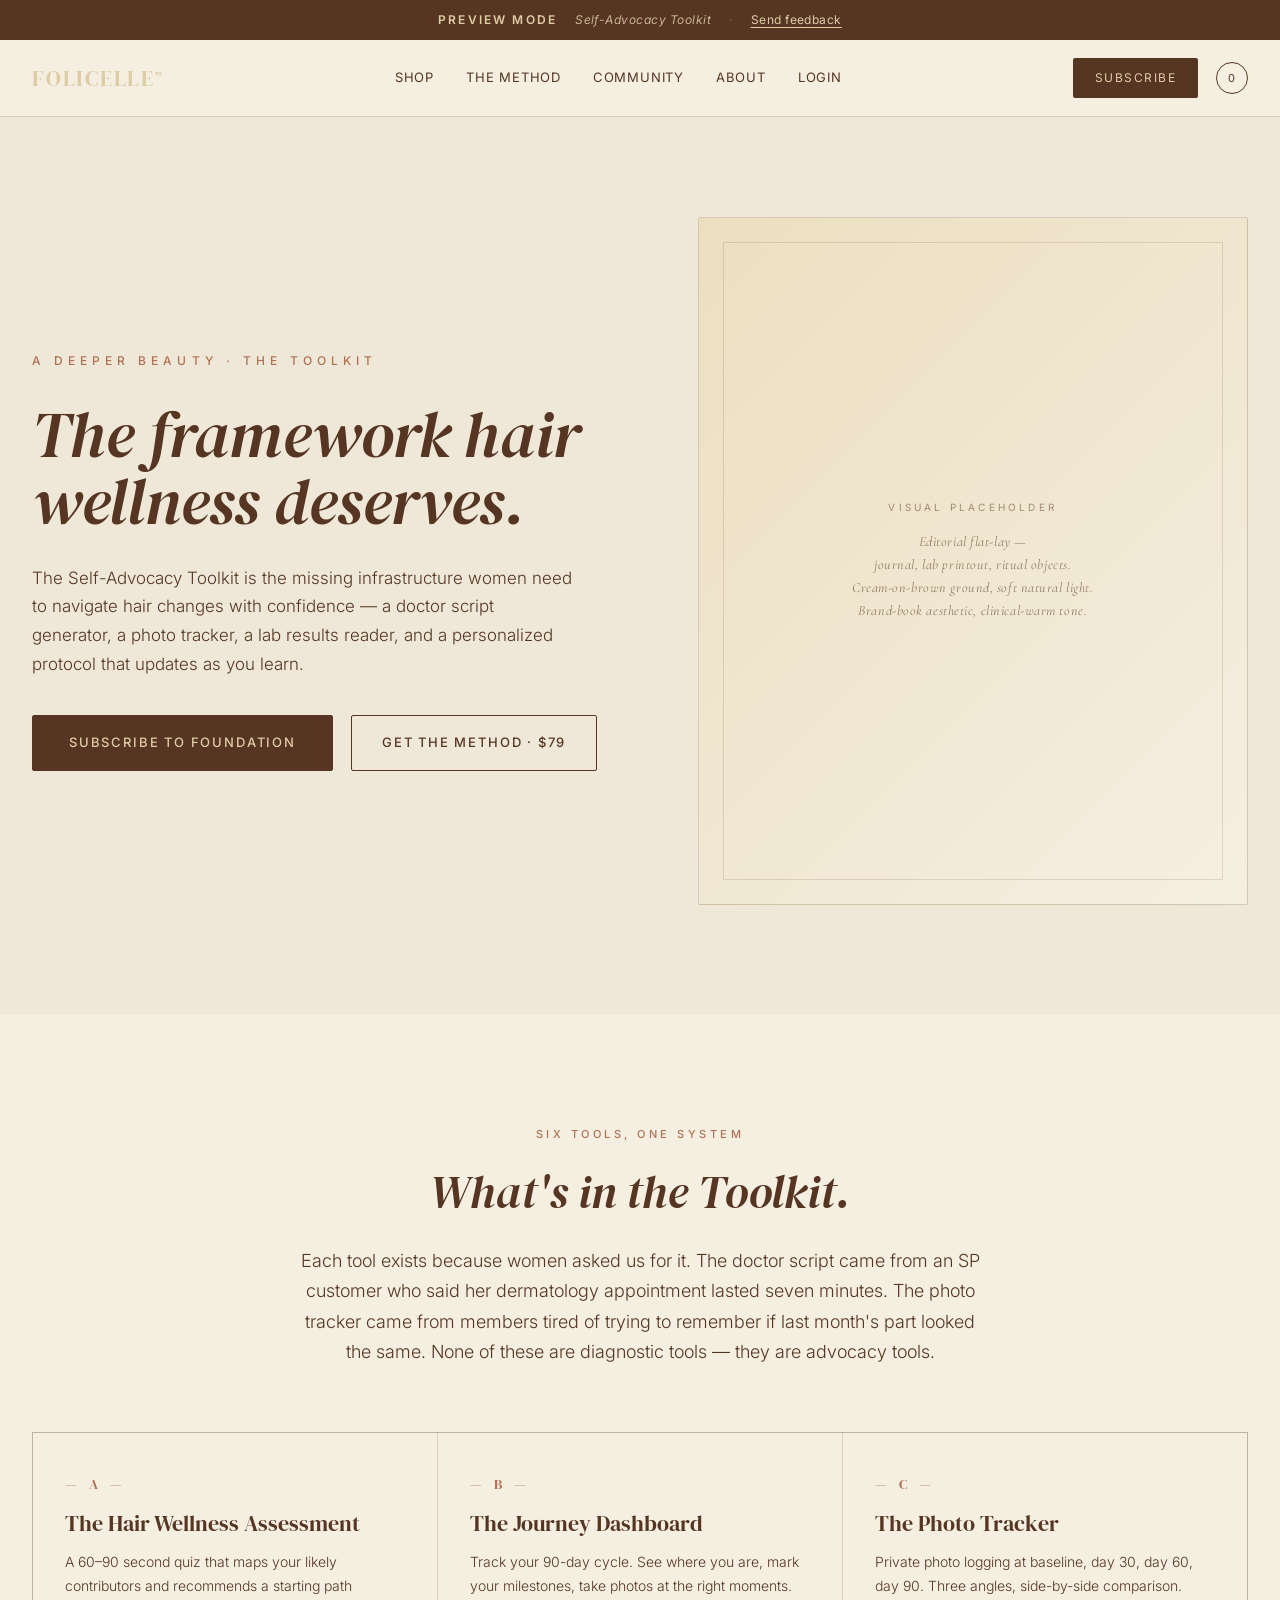
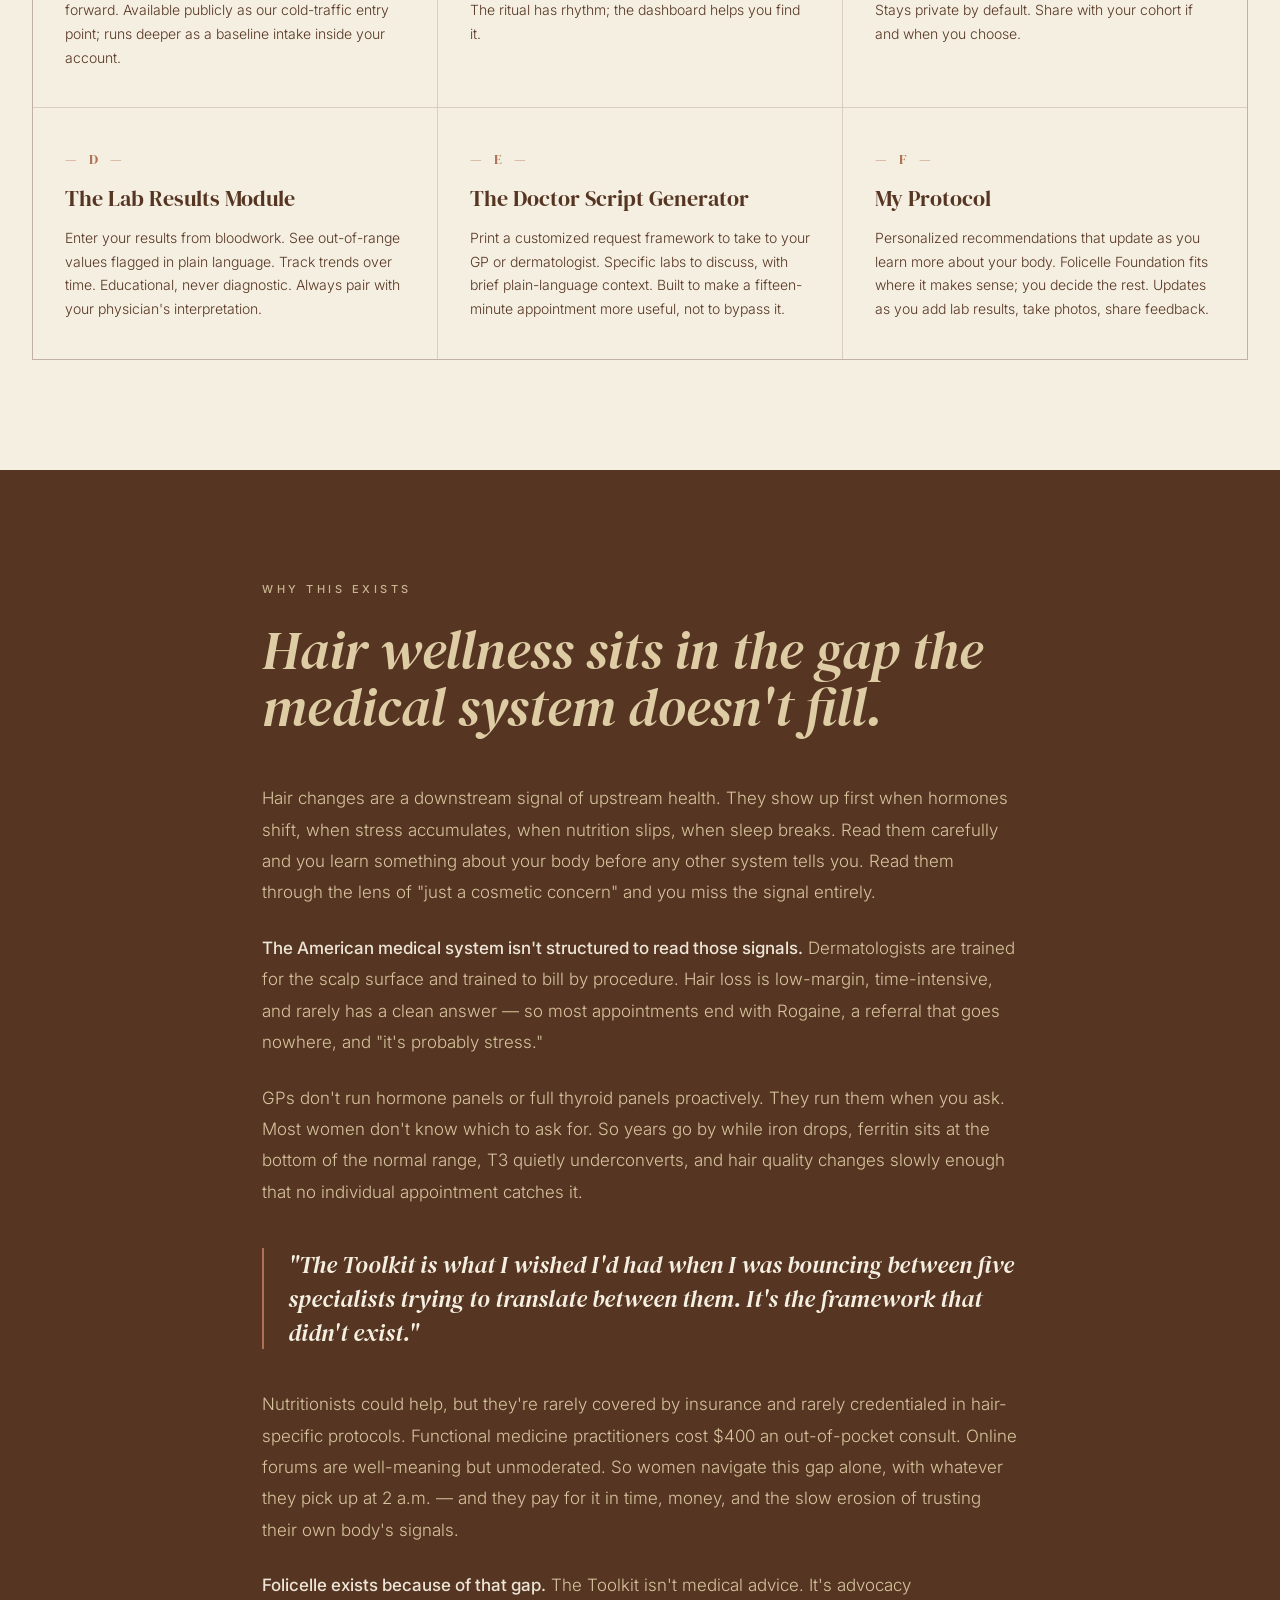
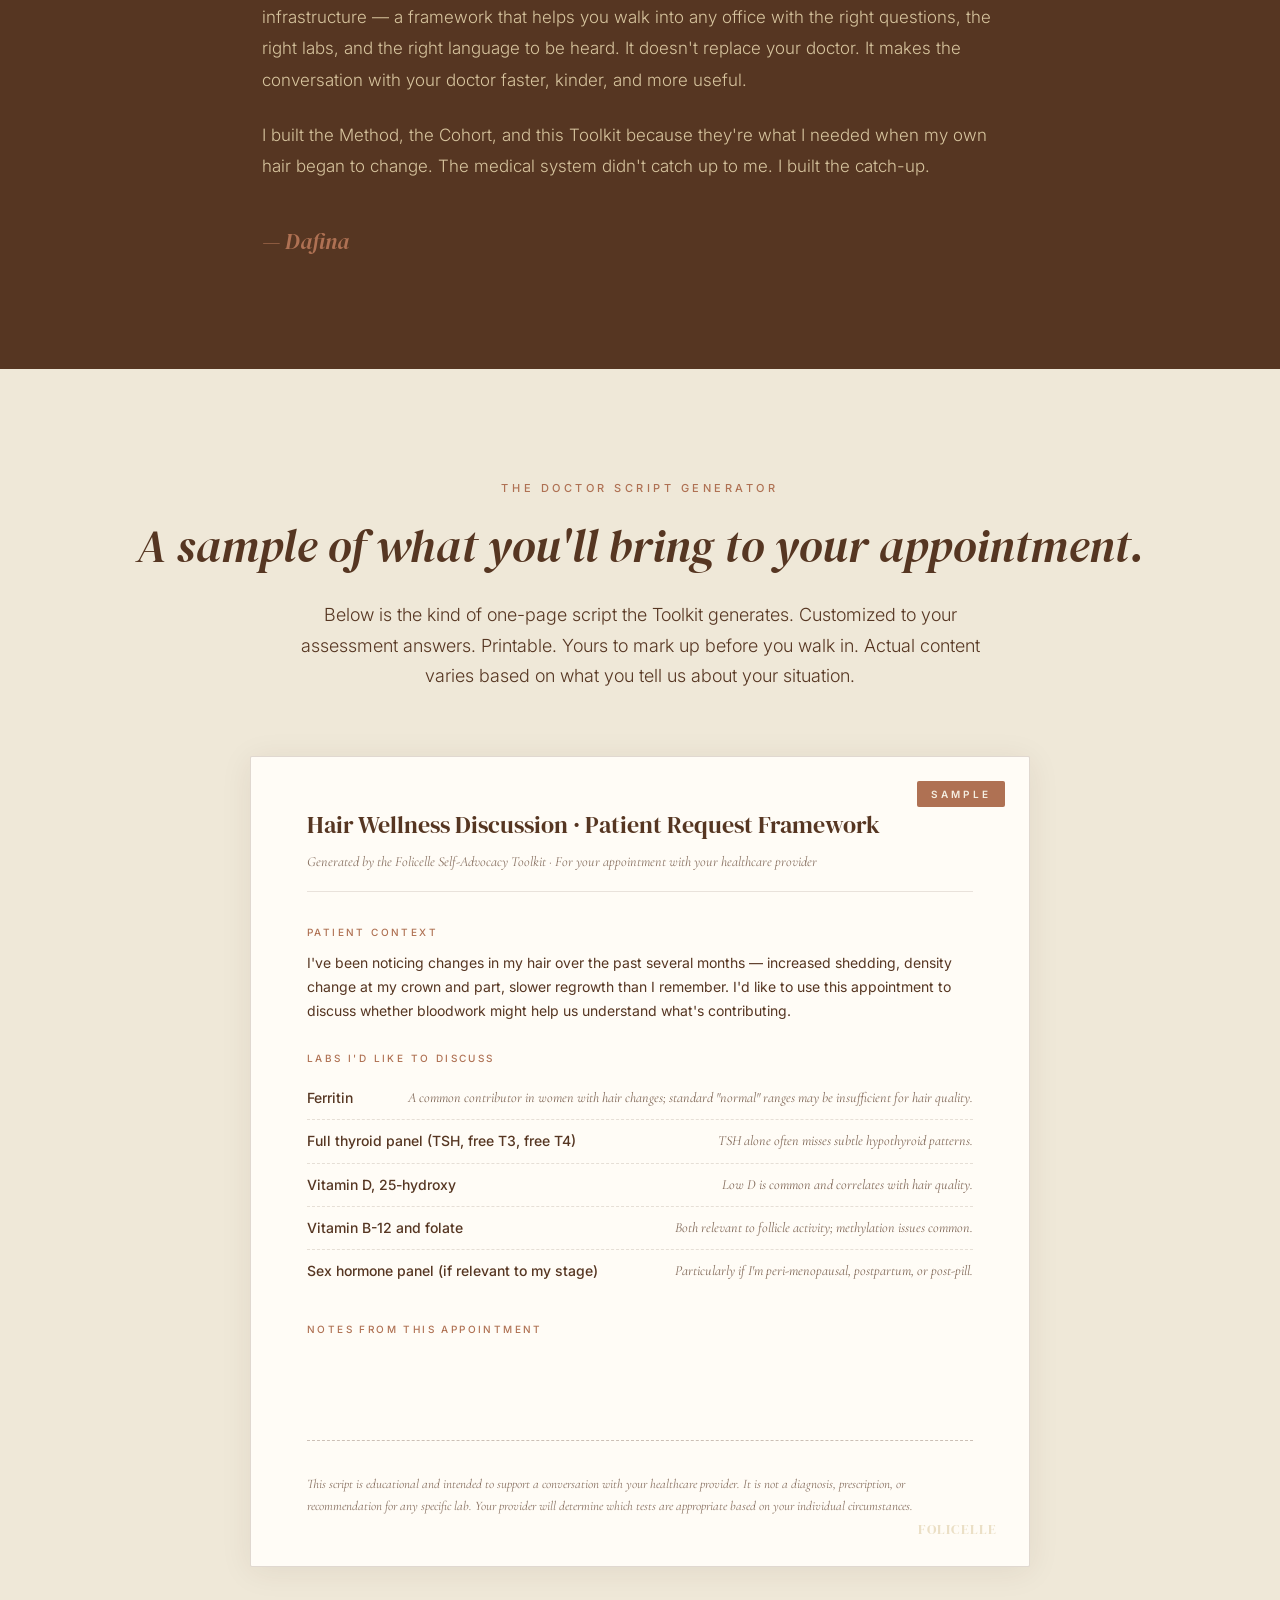
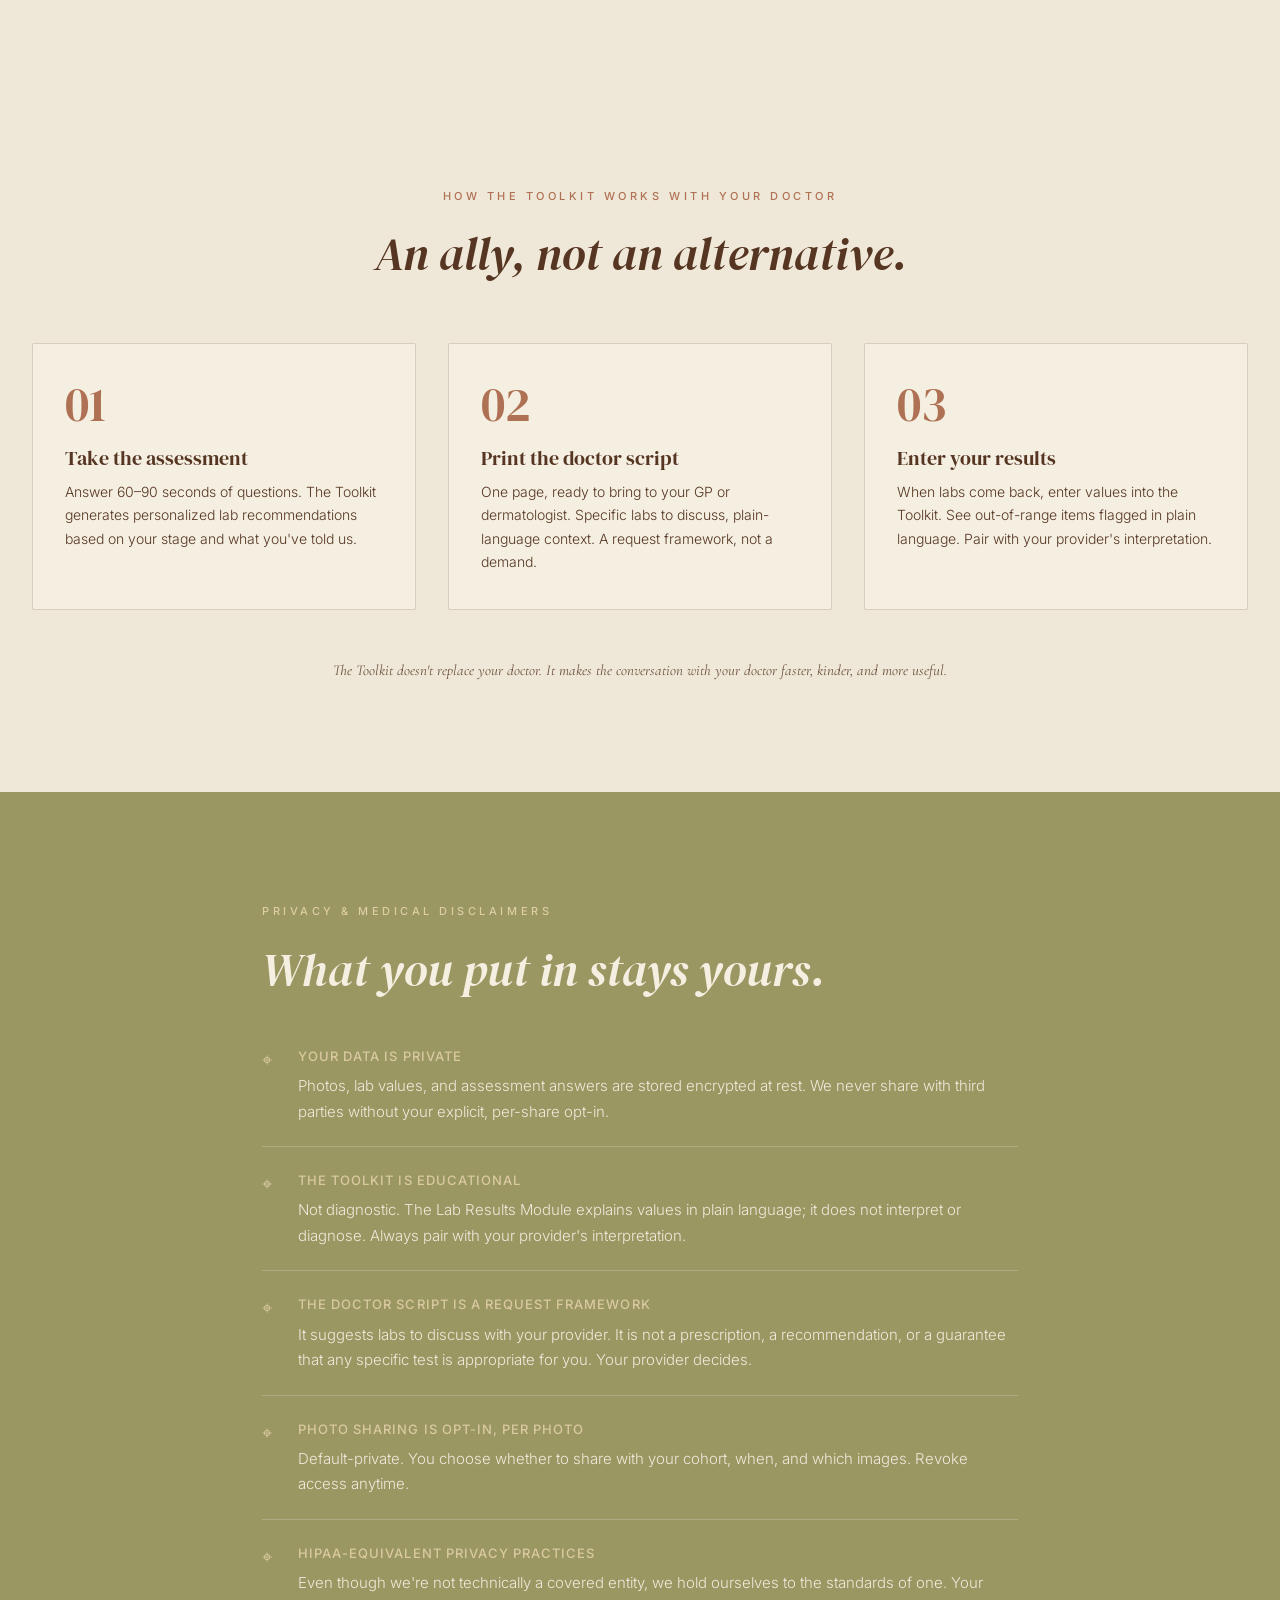
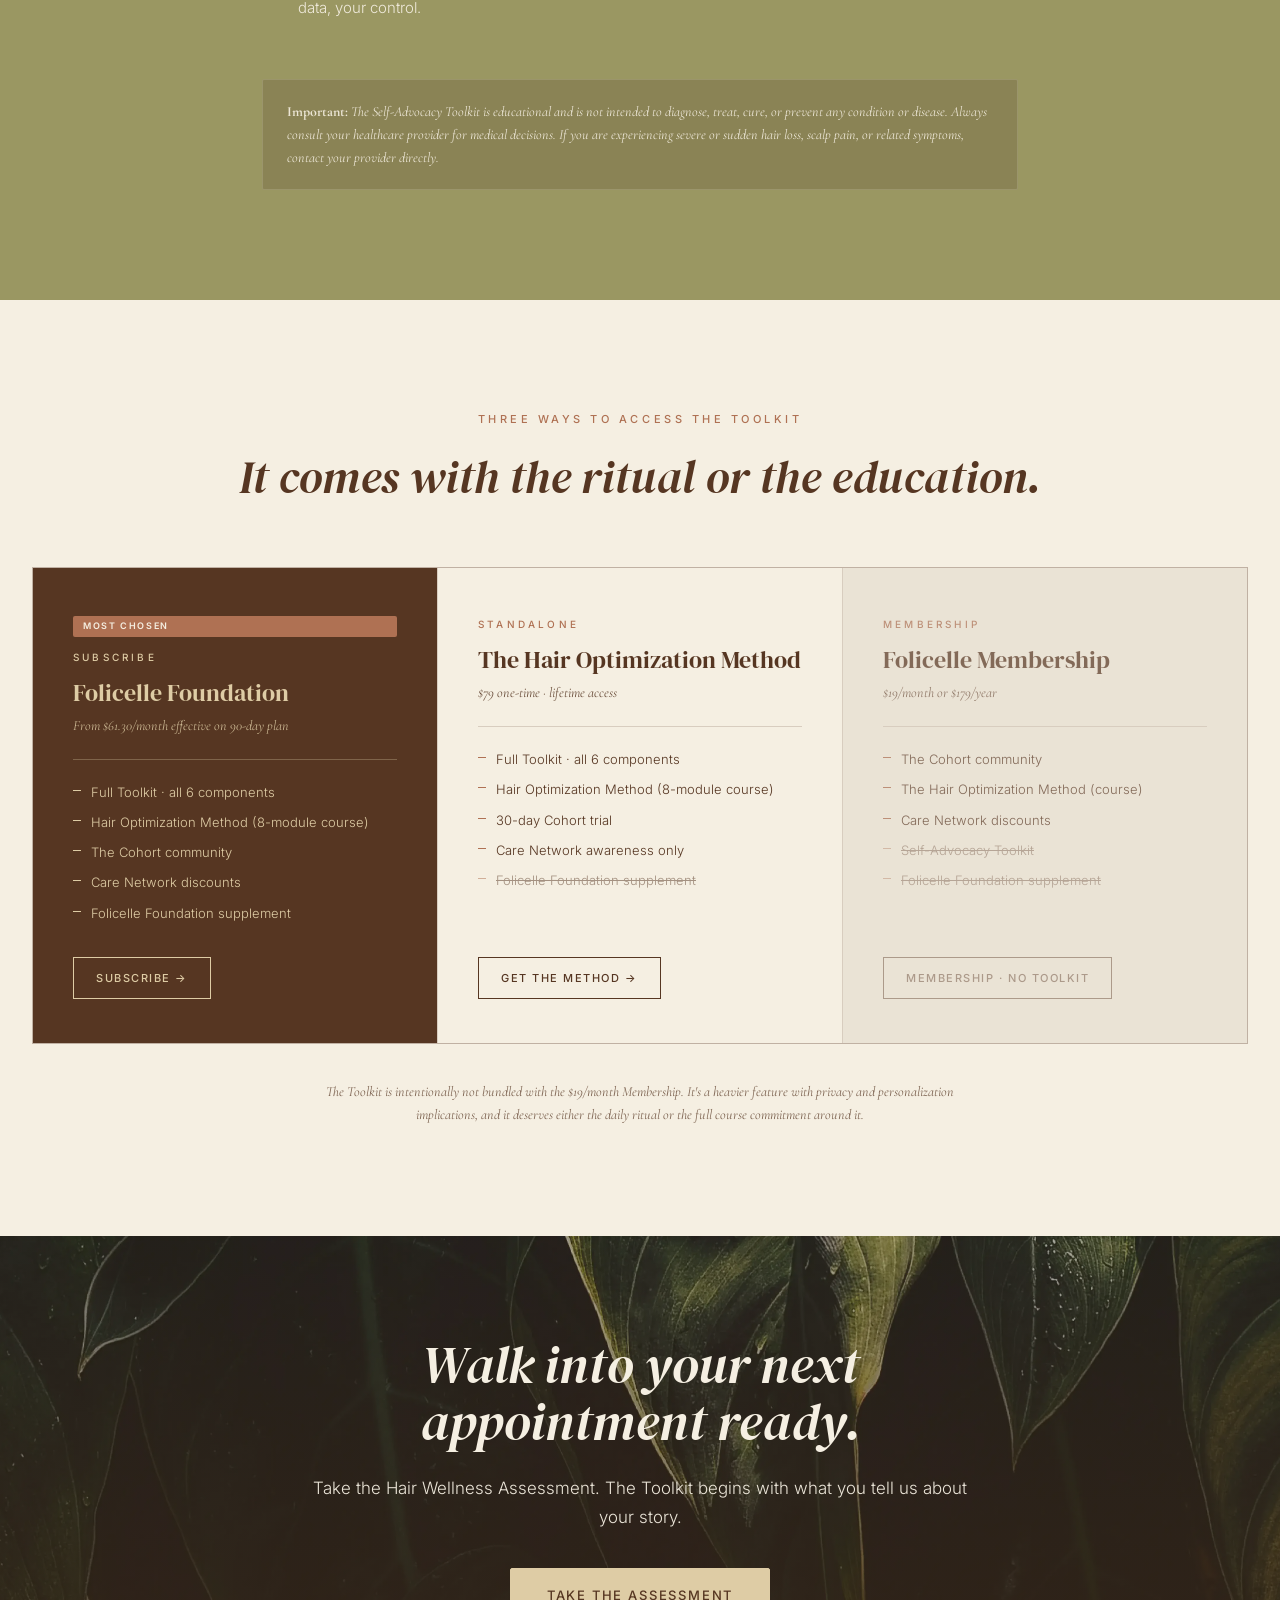
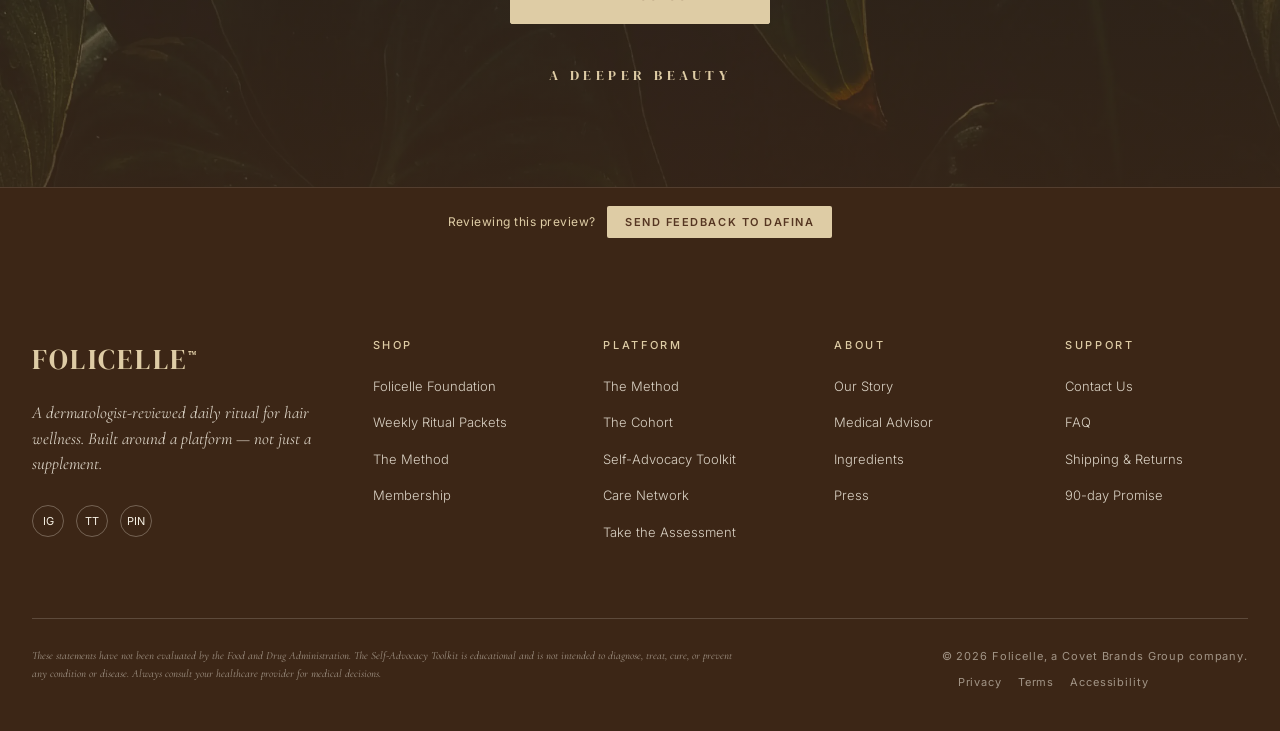
<file: toolkit/index.html>
<!DOCTYPE html>
<html lang="en">
<head>
<meta charset="UTF-8">
<meta name="viewport" content="width=device-width, initial-scale=1.0">
<title>Folicelle — Self-Advocacy Toolkit</title>
<meta name="description" content="The Self-Advocacy Toolkit — Folicelle's framework for women navigating hair wellness. Doctor Script Generator, Photo Tracker, Lab Results, more.">
<meta name="robots" content="noindex, nofollow, noarchive, nosnippet">
<link rel="preconnect" href="https://fonts.googleapis.com">
<link rel="preconnect" href="https://fonts.gstatic.com" crossorigin>
<link href="https://fonts.googleapis.com/css2?family=Cormorant+Garamond:ital,wght@0,300;0,400;0,500;0,600;1,300;1,400;1,500&family=DM+Serif+Display:ital@0;1&family=Inter:wght@300;400;500;600&display=swap" rel="stylesheet">
<link rel="stylesheet" href="../css/prototype.css">
<style>
:root {
  --brown:#563622; --terracotta:#AF7153; --ancestral-gold:#DECCA5;
  --moss-green:#9A9762; --moss-deep:#7E7B4E; --cream:#F5EFE2;
  --cream-soft:#EFE8D8; --gold-light:#ECDFC0; --brown-deep:#3C2616;
  --line:rgba(86,54,34,0.18);
  --display:'DM Serif Display','Canela',Georgia,serif;
  --serif:'Cormorant Garamond','Canela',Georgia,serif;
  --sans:'Inter','Apercu Pro',-apple-system,system-ui,sans-serif;
}
*{box-sizing:border-box;margin:0;padding:0;}
html{scroll-behavior:smooth;}
body{font-family:var(--sans);font-weight:400;font-size:16px;line-height:1.65;color:var(--brown);background:var(--cream);-webkit-font-smoothing:antialiased;}
img{max-width:100%;height:auto;display:block;}
.container{max-width:1280px;margin:0 auto;padding:0 32px;}
.container-narrow{max-width:920px;margin:0 auto;padding:0 32px;}

/* NAV */
.nav{position:sticky;top:0;z-index:100;background:var(--cream);border-bottom:1px solid var(--line);padding:18px 0;}
.nav-inner{display:flex;align-items:center;justify-content:space-between;max-width:1280px;margin:0 auto;padding:0 32px;}
.nav-wordmark{font-family:var(--display);font-size:22px;letter-spacing:0.08em;color:var(--ancestral-gold);text-transform:uppercase;text-decoration:none;}
.nav-wordmark sup{font-size:9px;vertical-align:super;}
.nav-links{display:flex;gap:32px;}
.nav-links a{color:var(--brown);text-decoration:none;font-size:13px;letter-spacing:0.06em;text-transform:uppercase;}
.nav-links a:hover{color:var(--terracotta);}
.nav-right{display:flex;gap:18px;align-items:center;}
.nav-cta{background:var(--brown);color:var(--ancestral-gold);padding:10px 22px;border-radius:2px;font-size:12px;letter-spacing:0.12em;text-transform:uppercase;text-decoration:none;}
.nav-cta:hover{background:var(--terracotta);}
.nav-cart{width:32px;height:32px;border:1px solid var(--brown);border-radius:50%;display:flex;align-items:center;justify-content:center;font-size:11px;color:var(--brown);text-decoration:none;}
@media (max-width:880px){.nav-links{display:none;}}

/* BUTTONS */
.btn-primary{background:var(--brown);color:var(--ancestral-gold);padding:16px 36px;border-radius:2px;font-size:13px;letter-spacing:0.14em;text-transform:uppercase;text-decoration:none;font-weight:500;transition:all 0.25s;display:inline-block;border:1px solid var(--brown);}
.btn-primary:hover{background:var(--terracotta);border-color:var(--terracotta);}
.btn-secondary{background:transparent;color:var(--brown);padding:16px 30px;border-radius:2px;font-size:13px;letter-spacing:0.14em;text-transform:uppercase;text-decoration:none;font-weight:500;border:1px solid var(--brown);transition:all 0.25s;display:inline-block;}
.btn-secondary:hover{background:var(--brown);color:var(--ancestral-gold);}

/* HERO — clinical/editorial flat-lay treatment */
.hero{position:relative;background:var(--cream-soft);padding:100px 0 110px;overflow:hidden;}
.hero-grid{display:grid;grid-template-columns:1.1fr 1fr;gap:60px;align-items:center;}
.hero-fh{font-family:var(--sans);font-weight:500;font-size:12px;letter-spacing:0.42em;text-transform:uppercase;color:var(--terracotta);margin-bottom:32px;}
.hero-headline{font-family:var(--display);font-style:italic;font-size:clamp(38px,5vw,64px);line-height:1.04;color:var(--brown);margin-bottom:28px;font-weight:400;}
.hero-sub{font-size:17px;line-height:1.7;color:var(--brown);margin-bottom:36px;max-width:540px;font-weight:300;}
.hero-ctas{display:flex;gap:18px;align-items:center;flex-wrap:wrap;}
.hero-visual{aspect-ratio:4/5;background:linear-gradient(135deg,var(--gold-light),var(--cream));position:relative;border-radius:2px;overflow:hidden;display:flex;align-items:center;justify-content:center;text-align:center;padding:40px;border:1px solid var(--line);}
.hero-visual::before{content:"";position:absolute;inset:24px;border:1px solid rgba(86,54,34,0.15);}
.hero-visual-text{font-family:var(--serif);font-style:italic;font-size:14px;color:var(--brown);opacity:0.6;letter-spacing:0.04em;}
.hero-visual-text span.ph-tag{display:block;font-family:var(--sans);font-style:normal;font-size:10px;letter-spacing:0.32em;text-transform:uppercase;margin-bottom:14px;opacity:0.85;}
@media (max-width:920px){.hero{padding:60px 0 70px;}.hero-grid{grid-template-columns:1fr;gap:40px;}}

/* SECTION SHARED */
section.std{padding:110px 0;position:relative;}
section.std.tight{padding:80px 0;}
section.std.alt{background:var(--cream-soft);}
.section-eyebrow{font-family:var(--sans);font-size:11px;letter-spacing:0.32em;text-transform:uppercase;color:var(--terracotta);font-weight:500;margin-bottom:24px;}
.section-title{font-family:var(--display);font-weight:400;font-size:clamp(30px,3.6vw,48px);line-height:1.1;color:var(--brown);margin-bottom:28px;}
.section-title.italic{font-style:italic;}
.section-lead{font-size:18px;line-height:1.7;color:var(--brown);font-weight:300;max-width:680px;margin-bottom:48px;}
.section-header-center{text-align:center;margin-bottom:64px;}
.section-header-center .section-lead{margin:0 auto;}

/* SIX COMPONENTS GRID */
.components-grid{display:grid;grid-template-columns:repeat(3,1fr);gap:1px;background:var(--line);border:1px solid var(--line);}
.component-card{background:var(--cream);padding:40px 32px 38px;}
.component-letter{font-family:var(--display);font-size:14px;color:var(--terracotta);letter-spacing:0.32em;margin-bottom:14px;font-weight:400;}
.component-name{font-family:var(--display);font-size:22px;line-height:1.2;color:var(--brown);margin-bottom:14px;font-weight:400;}
.component-body{font-size:14px;line-height:1.7;color:var(--brown);font-weight:300;}
@media (max-width:980px){.components-grid{grid-template-columns:repeat(2,1fr);}}
@media (max-width:600px){.components-grid{grid-template-columns:1fr;}}

/* WHY THE TOOLKIT EXISTS — sharpest brand voice section */
.why{background:var(--brown);color:var(--ancestral-gold);}
.why .section-eyebrow{color:var(--ancestral-gold);opacity:0.85;}
.why-inner{max-width:820px;margin:0 auto;padding:0 32px;}
.why-headline{font-family:var(--display);font-style:italic;font-size:clamp(34px,4.2vw,56px);line-height:1.05;color:var(--ancestral-gold);margin-bottom:48px;font-weight:400;}
.why-body{font-size:17px;line-height:1.85;color:var(--ancestral-gold);opacity:0.95;margin-bottom:24px;font-weight:300;}
.why-body strong{font-weight:500;font-style:normal;color:var(--cream);}
.why-pull-quote{font-family:var(--display);font-style:italic;font-size:24px;line-height:1.4;color:var(--cream);border-left:2px solid var(--terracotta);padding-left:24px;margin:40px 0;}
.why-sig{font-family:var(--display);font-style:italic;font-size:22px;color:var(--terracotta);margin-top:40px;}

/* SAMPLE DOCTOR SCRIPT */
.sample{background:var(--cream-soft);}
.sample-header{text-align:center;margin-bottom:64px;}
.sample-header .section-lead{margin:0 auto;}
.sample-frame{
  max-width:780px;margin:0 auto;
  background:#FFFCF6;
  border:1px solid var(--line);
  border-radius:2px;
  padding:48px 56px;
  position:relative;
  box-shadow:0 4px 32px rgba(60,38,22,0.08);
}
.sample-frame::before{
  content:"SAMPLE";
  position:absolute;
  top:24px;right:24px;
  font-family:var(--sans);font-size:10px;letter-spacing:0.32em;
  background:var(--terracotta);color:var(--cream);
  padding:5px 14px;border-radius:2px;font-weight:600;
}
.sample-mark{
  position:absolute;
  bottom:24px;right:32px;
  font-family:var(--display);font-size:14px;color:var(--ancestral-gold);
  letter-spacing:0.08em;text-transform:uppercase;opacity:0.6;
}
.sample-h1{font-family:var(--display);font-size:24px;color:var(--brown);margin-bottom:6px;font-weight:400;}
.sample-h2{font-family:var(--serif);font-style:italic;font-size:14px;color:var(--brown);opacity:0.7;margin-bottom:32px;border-bottom:1px solid var(--line);padding-bottom:18px;}
.sample-section{margin-bottom:28px;}
.sample-label{font-family:var(--sans);font-size:10px;letter-spacing:0.24em;text-transform:uppercase;color:var(--terracotta);margin-bottom:10px;font-weight:500;}
.sample-text{font-size:14px;line-height:1.7;color:var(--brown);}
.sample-list{list-style:none;}
.sample-list li{font-size:14px;line-height:1.6;color:var(--brown);padding:10px 0;border-bottom:1px dashed rgba(86,54,34,0.15);display:flex;justify-content:space-between;gap:16px;}
.sample-list li:last-child{border-bottom:none;}
.sample-list .lab-name{font-weight:500;}
.sample-list .lab-just{font-style:italic;font-family:var(--serif);opacity:0.75;}
.sample-notes{margin-top:24px;height:80px;border-bottom:1px dashed rgba(86,54,34,0.3);}
@media (max-width:720px){.sample-frame{padding:32px 28px;}.sample-list li{flex-direction:column;gap:4px;}.sample-list .lab-just{font-size:12px;}}

/* HOW IT WORKS — 3 steps */
.how-grid{display:grid;grid-template-columns:repeat(3,1fr);gap:32px;}
.how-step{text-align:left;padding:36px 32px;background:var(--cream);border:1px solid var(--line);border-radius:2px;}
.how-num{font-family:var(--display);font-size:48px;line-height:1;color:var(--terracotta);margin-bottom:18px;font-weight:400;}
.how-name{font-family:var(--display);font-size:20px;color:var(--brown);margin-bottom:10px;font-weight:400;line-height:1.2;}
.how-body{font-size:14px;line-height:1.65;color:var(--brown);font-weight:300;}
@media (max-width:880px){.how-grid{grid-template-columns:1fr;}}

/* PRIVACY / DISCLAIMER */
.privacy{background:var(--moss-green);color:var(--cream);}
.privacy .section-eyebrow{color:var(--ancestral-gold);}
.privacy .section-title{color:var(--cream);}
.privacy-inner{max-width:820px;margin:0 auto;padding:0 32px;}
.privacy-list{list-style:none;}
.privacy-list li{padding:22px 0;border-top:1px solid rgba(245,239,226,0.25);position:relative;padding-left:36px;font-size:15px;line-height:1.7;color:var(--cream);font-weight:300;opacity:0.95;}
.privacy-list li:first-child{border-top:none;}
.privacy-list li::before{content:"⌖";position:absolute;left:0;top:22px;color:var(--ancestral-gold);font-family:var(--display);font-size:18px;}
.privacy-list li strong{font-weight:500;font-family:var(--sans);font-size:13px;letter-spacing:0.08em;display:block;margin-bottom:6px;color:var(--ancestral-gold);text-transform:uppercase;}
.privacy-disclaimer{margin-top:36px;padding:20px 24px;background:rgba(60,38,22,0.18);border:1px solid rgba(245,239,226,0.18);border-radius:2px;font-family:var(--serif);font-style:italic;font-size:14px;line-height:1.65;color:var(--cream);opacity:0.9;}

/* HOW TO ACCESS — 3 cards */
.access{background:var(--cream);}
.access-grid{display:grid;grid-template-columns:repeat(3,1fr);gap:1px;background:var(--line);border:1px solid var(--line);}
.access-card{background:var(--cream);padding:48px 40px 44px;display:flex;flex-direction:column;}
.access-card.featured{background:var(--brown);color:var(--ancestral-gold);}
.access-card.featured .access-eyebrow,
.access-card.featured .access-name,
.access-card.featured .access-price,
.access-card.featured .access-features li{color:var(--ancestral-gold);}
.access-card.featured .access-features{border-color:rgba(222,204,165,0.3);}
.access-card.featured .access-features li::before{background:var(--ancestral-gold);}
.access-card.featured .access-cta{border-color:var(--ancestral-gold);color:var(--ancestral-gold);}
.access-card.featured .access-cta:hover{background:var(--ancestral-gold);color:var(--brown);}
.access-card.unavailable{opacity:0.65;}
.access-card.unavailable .access-cta{pointer-events:none;cursor:not-allowed;opacity:0.6;}
.access-eyebrow{font-family:var(--sans);font-size:10px;letter-spacing:0.32em;text-transform:uppercase;color:var(--terracotta);margin-bottom:14px;font-weight:500;}
.access-name{font-family:var(--display);font-size:24px;line-height:1.2;color:var(--brown);margin-bottom:6px;font-weight:400;}
.access-price{font-family:var(--serif);font-style:italic;font-size:14px;color:var(--brown);opacity:0.85;margin-bottom:22px;}
.access-features{list-style:none;padding-top:22px;border-top:1px solid var(--line);margin-bottom:24px;}
.access-features li{position:relative;padding-left:18px;margin-bottom:10px;font-size:13px;line-height:1.55;color:var(--brown);font-weight:300;}
.access-features li::before{content:"";position:absolute;left:0;top:8px;width:8px;height:1px;background:var(--terracotta);}
.access-features li.x{opacity:0.5;text-decoration:line-through;}
.access-cta{display:inline-block;font-size:11px;letter-spacing:0.14em;text-transform:uppercase;text-decoration:none;padding:11px 22px;border:1px solid var(--brown);color:var(--brown);font-weight:500;align-self:flex-start;transition:all 0.25s;margin-top:auto;}
.access-cta:hover{background:var(--brown);color:var(--ancestral-gold);}
.access-tag{display:inline-block;font-size:9px;letter-spacing:0.18em;text-transform:uppercase;background:var(--terracotta);color:var(--cream);padding:3px 10px;margin-bottom:12px;font-weight:600;border-radius:2px;}
@media (max-width:980px){.access-grid{grid-template-columns:1fr;}}

/* FINAL CTA */
.final{position:relative;min-height:480px;display:flex;align-items:center;justify-content:center;text-align:center;overflow:hidden;padding:100px 32px;}
.final-bg{position:absolute;inset:0;z-index:0;}
.final-bg img{width:100%;height:100%;object-fit:cover;}
.final-bg::after{content:"";position:absolute;inset:0;background:linear-gradient(180deg,rgba(60,38,22,0.4) 0%,rgba(60,38,22,0.78) 100%);}
.final-content{position:relative;z-index:2;color:var(--cream);max-width:680px;}
.final h2{font-family:var(--display);font-style:italic;font-size:clamp(32px,4.5vw,52px);line-height:1.1;margin-bottom:24px;color:var(--cream);font-weight:400;}
.final p{font-size:17px;line-height:1.7;margin-bottom:36px;color:var(--cream);font-weight:300;opacity:0.95;}
.final .btn-primary{background:var(--ancestral-gold);color:var(--brown);border-color:var(--ancestral-gold);}
.final .btn-primary:hover{background:var(--terracotta);color:var(--cream);border-color:var(--terracotta);}
.final-footer-line{margin-top:40px;font-family:var(--display);font-size:14px;letter-spacing:0.32em;text-transform:uppercase;color:var(--ancestral-gold);}

/* FOOTER */
.footer{background:var(--brown-deep);color:var(--cream);padding:80px 0 40px;}
.footer-grid{display:grid;grid-template-columns:1.6fr repeat(4,1fr);gap:48px;margin-bottom:64px;}
.footer-brand-block{max-width:360px;}
.footer-wordmark{font-family:var(--display);font-size:28px;letter-spacing:0.08em;color:var(--ancestral-gold);text-transform:uppercase;margin-bottom:18px;display:block;text-decoration:none;}
.footer-wordmark sup{font-size:11px;vertical-align:super;}
.footer-tagline{font-family:var(--serif);font-style:italic;font-size:17px;color:var(--cream);opacity:0.85;margin-bottom:28px;line-height:1.5;}
.footer-col-title{font-family:var(--sans);font-size:11px;letter-spacing:0.24em;text-transform:uppercase;color:var(--ancestral-gold);margin-bottom:18px;font-weight:500;}
.footer-col ul{list-style:none;}
.footer-col li{margin-bottom:10px;}
.footer-col a{color:var(--cream);font-size:13px;text-decoration:none;font-weight:300;opacity:0.85;}
.footer-col a:hover{opacity:1;color:var(--ancestral-gold);}
.footer-bottom{border-top:1px solid rgba(245,239,226,0.18);padding-top:28px;display:flex;flex-wrap:wrap;gap:24px;justify-content:space-between;align-items:flex-start;}
.footer-disclaimer{font-family:var(--serif);font-style:italic;font-size:11px;line-height:1.6;color:var(--cream);opacity:0.55;max-width:700px;}
.footer-meta{font-family:var(--sans);font-size:11px;letter-spacing:0.08em;color:var(--cream);opacity:0.55;}
.footer-meta a{color:var(--cream);text-decoration:none;margin-left:16px;}
.footer-social{display:flex;gap:12px;margin-top:18px;}
.footer-social a{width:32px;height:32px;border:1px solid rgba(245,239,226,0.3);border-radius:50%;display:flex;align-items:center;justify-content:center;color:var(--cream);text-decoration:none;font-size:11px;}
.footer-social a:hover{background:var(--ancestral-gold);color:var(--brown);border-color:var(--ancestral-gold);}
@media (max-width:1000px){.footer-grid{grid-template-columns:1fr 1fr;gap:40px;}}
@media (max-width:600px){.footer-grid{grid-template-columns:1fr;}.footer-bottom{flex-direction:column;}}
</style>
</head>
<body>

<div class="preview-banner">
  <strong>Preview Mode</strong>
  <em>Self-Advocacy Toolkit</em>
  <span class="pb-divider">·</span>
  <a href="mailto:dafina@covetandmane.com?subject=Folicelle%20Preview%20Feedback%20%E2%80%94%20Toolkit&body=Page%3A%20Toolkit%0A%0AYour%20feedback%3A%0A">Send feedback</a>
</div>

<nav class="nav">
  <div class="nav-inner">
    <a href="../index.html" class="nav-wordmark">FOLICELLE<sup>™</sup></a>
    <div class="nav-links">
      <a href="../product/foundation.html">Shop</a>
      <a href="../method.html">The Method</a>
      <a href="../community/">Community</a>
      <a href="../coming-soon.html">About</a>
      <a href="../coming-soon.html">Login</a>
    </div>
    <button class="nav-hamburger" aria-label="Open menu"><span></span><span></span><span></span></button>
    <div class="nav-right">
      <a href="../product/foundation.html" class="nav-cta">Subscribe</a>
      <a href="../coming-soon.html" class="nav-cart">0</a>
    </div>
  </div>
</nav>

<div class="mobile-menu-overlay"></div>
<div class="mobile-menu" role="navigation" aria-label="Mobile menu">
  <button class="mobile-menu-close" aria-label="Close menu">×</button>
  <a href="../product/foundation.html">Shop</a>
  <a href="../method.html">The Method</a>
  <a href="../community/">Community</a>
  <a href="index.html">Toolkit</a>
  <a href="../care-network/">Care Network</a>
  <a href="../coming-soon.html">About</a>
  <a href="../coming-soon.html">Login</a>
  <a href="../product/foundation.html" class="mobile-menu-cta">Subscribe</a>
</div>

<!-- HERO -->
<section class="hero">
  <div class="container">
    <div class="hero-grid">
      <div>
        <div class="hero-fh">A&nbsp;DEEPER&nbsp;BEAUTY · THE TOOLKIT</div>
        <h1 class="hero-headline">The framework hair wellness deserves.</h1>
        <p class="hero-sub">
          The Self-Advocacy Toolkit is the missing infrastructure women need to navigate hair changes with confidence — a doctor script generator, a photo tracker, a lab results reader, and a personalized protocol that updates as you learn.
        </p>
        <div class="hero-ctas">
          <a href="../product/foundation.html" class="btn-primary">Subscribe to Foundation</a>
          <a href="../method.html" class="btn-secondary">Get the Method · $79</a>
        </div>
      </div>
      <div class="hero-visual">
        <div class="hero-visual-text">
          <span class="ph-tag">Visual Placeholder</span>
          <em>Editorial flat-lay —<br>journal, lab printout, ritual objects.<br>Cream-on-brown ground, soft natural light.<br>Brand-book aesthetic, clinical-warm tone.</em>
        </div>
      </div>
    </div>
  </div>
</section>

<!-- THE SIX COMPONENTS -->
<section class="std">
  <div class="container">
    <div class="section-header-center">
      <div class="section-eyebrow">Six tools, one system</div>
      <h2 class="section-title italic">What's in the Toolkit.</h2>
      <p class="section-lead">
        Each tool exists because women asked us for it. The doctor script came from an SP customer who said her dermatology appointment lasted seven minutes. The photo tracker came from members tired of trying to remember if last month's part looked the same. None of these are diagnostic tools — they are advocacy tools.
      </p>
    </div>

    <div class="components-grid">
      <div class="component-card">
        <div class="component-letter">— A —</div>
        <h3 class="component-name">The Hair Wellness Assessment</h3>
        <p class="component-body">A 60–90 second quiz that maps your likely contributors and recommends a starting path forward. Available publicly as our cold-traffic entry point; runs deeper as a baseline intake inside your account.</p>
      </div>
      <div class="component-card">
        <div class="component-letter">— B —</div>
        <h3 class="component-name">The Journey Dashboard</h3>
        <p class="component-body">Track your 90-day cycle. See where you are, mark your milestones, take photos at the right moments. The ritual has rhythm; the dashboard helps you find it.</p>
      </div>
      <div class="component-card">
        <div class="component-letter">— C —</div>
        <h3 class="component-name">The Photo Tracker</h3>
        <p class="component-body">Private photo logging at baseline, day 30, day 60, day 90. Three angles, side-by-side comparison. Stays private by default. Share with your cohort if and when you choose.</p>
      </div>
      <div class="component-card">
        <div class="component-letter">— D —</div>
        <h3 class="component-name">The Lab Results Module</h3>
        <p class="component-body">Enter your results from bloodwork. See out-of-range values flagged in plain language. Track trends over time. Educational, never diagnostic. Always pair with your physician's interpretation.</p>
      </div>
      <div class="component-card">
        <div class="component-letter">— E —</div>
        <h3 class="component-name">The Doctor Script Generator</h3>
        <p class="component-body">Print a customized request framework to take to your GP or dermatologist. Specific labs to discuss, with brief plain-language context. Built to make a fifteen-minute appointment more useful, not to bypass it.</p>
      </div>
      <div class="component-card">
        <div class="component-letter">— F —</div>
        <h3 class="component-name">My Protocol</h3>
        <p class="component-body">Personalized recommendations that update as you learn more about your body. Folicelle Foundation fits where it makes sense; you decide the rest. Updates as you add lab results, take photos, share feedback.</p>
      </div>
    </div>
  </div>
</section>

<!-- WHY THE TOOLKIT EXISTS — sharpest founder POV -->
<section class="std why">
  <div class="why-inner">
    <div class="section-eyebrow">Why this exists</div>
    <h2 class="why-headline">Hair wellness sits in the gap the medical system doesn't fill.</h2>

    <p class="why-body">
      Hair changes are a downstream signal of upstream health. They show up first when hormones shift, when stress accumulates, when nutrition slips, when sleep breaks. Read them carefully and you learn something about your body before any other system tells you. Read them through the lens of "just a cosmetic concern" and you miss the signal entirely.
    </p>

    <p class="why-body">
      <strong>The American medical system isn't structured to read those signals.</strong> Dermatologists are trained for the scalp surface and trained to bill by procedure. Hair loss is low-margin, time-intensive, and rarely has a clean answer — so most appointments end with Rogaine, a referral that goes nowhere, and "it's probably stress."
    </p>

    <p class="why-body">
      GPs don't run hormone panels or full thyroid panels proactively. They run them when you ask. Most women don't know which to ask for. So years go by while iron drops, ferritin sits at the bottom of the normal range, T3 quietly underconverts, and hair quality changes slowly enough that no individual appointment catches it.
    </p>

    <div class="why-pull-quote">
      "The Toolkit is what I wished I'd had when I was bouncing between five specialists trying to translate between them. It's the framework that didn't exist."
    </div>

    <p class="why-body">
      Nutritionists could help, but they're rarely covered by insurance and rarely credentialed in hair-specific protocols. Functional medicine practitioners cost $400 an out-of-pocket consult. Online forums are well-meaning but unmoderated. So women navigate this gap alone, with whatever they pick up at 2 a.m. — and they pay for it in time, money, and the slow erosion of trusting their own body's signals.
    </p>

    <p class="why-body">
      <strong>Folicelle exists because of that gap.</strong> The Toolkit isn't medical advice. It's advocacy infrastructure — a framework that helps you walk into any office with the right questions, the right labs, and the right language to be heard. It doesn't replace your doctor. It makes the conversation with your doctor faster, kinder, and more useful.
    </p>

    <p class="why-body">
      I built the Method, the Cohort, and this Toolkit because they're what I needed when my own hair began to change. The medical system didn't catch up to me. I built the catch-up.
    </p>

    <div class="why-sig">— Dafina</div>
  </div>
</section>

<!-- SAMPLE DOCTOR SCRIPT -->
<section class="std sample">
  <div class="container">
    <div class="sample-header">
      <div class="section-eyebrow">The Doctor Script Generator</div>
      <h2 class="section-title italic">A sample of what you'll bring to your appointment.</h2>
      <p class="section-lead">
        Below is the kind of one-page script the Toolkit generates. Customized to your assessment answers. Printable. Yours to mark up before you walk in. Actual content varies based on what you tell us about your situation.
      </p>
    </div>

    <div class="sample-frame">
      <h3 class="sample-h1">Hair Wellness Discussion · Patient Request Framework</h3>
      <div class="sample-h2">Generated by the Folicelle Self-Advocacy Toolkit · For your appointment with your healthcare provider</div>

      <div class="sample-section">
        <div class="sample-label">Patient context</div>
        <p class="sample-text">
          I've been noticing changes in my hair over the past several months — increased shedding, density change at my crown and part, slower regrowth than I remember. I'd like to use this appointment to discuss whether bloodwork might help us understand what's contributing.
        </p>
      </div>

      <div class="sample-section">
        <div class="sample-label">Labs I'd like to discuss</div>
        <ul class="sample-list">
          <li><span class="lab-name">Ferritin</span><span class="lab-just">A common contributor in women with hair changes; standard "normal" ranges may be insufficient for hair quality.</span></li>
          <li><span class="lab-name">Full thyroid panel (TSH, free T3, free T4)</span><span class="lab-just">TSH alone often misses subtle hypothyroid patterns.</span></li>
          <li><span class="lab-name">Vitamin D, 25-hydroxy</span><span class="lab-just">Low D is common and correlates with hair quality.</span></li>
          <li><span class="lab-name">Vitamin B-12 and folate</span><span class="lab-just">Both relevant to follicle activity; methylation issues common.</span></li>
          <li><span class="lab-name">Sex hormone panel (if relevant to my stage)</span><span class="lab-just">Particularly if I'm peri-menopausal, postpartum, or post-pill.</span></li>
        </ul>
      </div>

      <div class="sample-section">
        <div class="sample-label">Notes from this appointment</div>
        <div class="sample-notes"></div>
      </div>

      <p class="sample-text" style="margin-top:32px;font-style:italic;font-family:var(--serif);font-size:13px;opacity:0.7;">
        This script is educational and intended to support a conversation with your healthcare provider. It is not a diagnosis, prescription, or recommendation for any specific lab. Your provider will determine which tests are appropriate based on your individual circumstances.
      </p>

      <div class="sample-mark">FOLICELLE</div>
    </div>
  </div>
</section>

<!-- HOW IT WORKS -->
<section class="std alt">
  <div class="container">
    <div class="section-header-center">
      <div class="section-eyebrow">How the Toolkit works with your doctor</div>
      <h2 class="section-title italic">An ally, not an alternative.</h2>
    </div>
    <div class="how-grid">
      <div class="how-step">
        <div class="how-num">01</div>
        <h3 class="how-name">Take the assessment</h3>
        <p class="how-body">Answer 60–90 seconds of questions. The Toolkit generates personalized lab recommendations based on your stage and what you've told us.</p>
      </div>
      <div class="how-step">
        <div class="how-num">02</div>
        <h3 class="how-name">Print the doctor script</h3>
        <p class="how-body">One page, ready to bring to your GP or dermatologist. Specific labs to discuss, plain-language context. A request framework, not a demand.</p>
      </div>
      <div class="how-step">
        <div class="how-num">03</div>
        <h3 class="how-name">Enter your results</h3>
        <p class="how-body">When labs come back, enter values into the Toolkit. See out-of-range items flagged in plain language. Pair with your provider's interpretation.</p>
      </div>
    </div>
    <p style="text-align:center;font-family:var(--serif);font-style:italic;font-size:15px;color:var(--brown);opacity:0.85;max-width:680px;margin:48px auto 0;">
      The Toolkit doesn't replace your doctor. It makes the conversation with your doctor faster, kinder, and more useful.
    </p>
  </div>
</section>

<!-- PRIVACY & DISCLAIMERS -->
<section class="std privacy">
  <div class="privacy-inner">
    <div class="section-eyebrow">Privacy &amp; medical disclaimers</div>
    <h2 class="section-title italic">What you put in stays yours.</h2>

    <ul class="privacy-list">
      <li><strong>Your data is private</strong>Photos, lab values, and assessment answers are stored encrypted at rest. We never share with third parties without your explicit, per-share opt-in.</li>
      <li><strong>The Toolkit is educational</strong>Not diagnostic. The Lab Results Module explains values in plain language; it does not interpret or diagnose. Always pair with your provider's interpretation.</li>
      <li><strong>The Doctor Script is a request framework</strong>It suggests labs to discuss with your provider. It is not a prescription, a recommendation, or a guarantee that any specific test is appropriate for you. Your provider decides.</li>
      <li><strong>Photo sharing is opt-in, per photo</strong>Default-private. You choose whether to share with your cohort, when, and which images. Revoke access anytime.</li>
      <li><strong>HIPAA-equivalent privacy practices</strong>Even though we're not technically a covered entity, we hold ourselves to the standards of one. Your data, your control.</li>
    </ul>

    <div class="privacy-disclaimer">
      <strong style="font-style:normal;">Important:</strong> The Self-Advocacy Toolkit is educational and is not intended to diagnose, treat, cure, or prevent any condition or disease. Always consult your healthcare provider for medical decisions. If you are experiencing severe or sudden hair loss, scalp pain, or related symptoms, contact your provider directly.
    </div>
  </div>
</section>

<!-- HOW TO ACCESS — 3 cards -->
<section class="std access">
  <div class="container">
    <div class="section-header-center">
      <div class="section-eyebrow">Three ways to access the Toolkit</div>
      <h2 class="section-title italic">It comes with the ritual or the education.</h2>
    </div>
    <div class="access-grid">

      <div class="access-card featured">
        <div class="access-tag">Most Chosen</div>
        <div class="access-eyebrow">Subscribe</div>
        <h3 class="access-name">Folicelle Foundation</h3>
        <p class="access-price">From $61.30/month effective on 90-day plan</p>
        <ul class="access-features">
          <li>Full Toolkit · all 6 components</li>
          <li>Hair Optimization Method (8-module course)</li>
          <li>The Cohort community</li>
          <li>Care Network discounts</li>
          <li>Folicelle Foundation supplement</li>
        </ul>
        <a href="../product/foundation.html" class="access-cta">Subscribe →</a>
      </div>

      <div class="access-card">
        <div class="access-eyebrow">Standalone</div>
        <h3 class="access-name">The Hair Optimization Method</h3>
        <p class="access-price">$79 one-time · lifetime access</p>
        <ul class="access-features">
          <li>Full Toolkit · all 6 components</li>
          <li>Hair Optimization Method (8-module course)</li>
          <li>30-day Cohort trial</li>
          <li>Care Network awareness only</li>
          <li class="x">Folicelle Foundation supplement</li>
        </ul>
        <a href="../method.html" class="access-cta">Get the Method →</a>
      </div>

      <div class="access-card unavailable">
        <div class="access-eyebrow">Membership</div>
        <h3 class="access-name">Folicelle Membership</h3>
        <p class="access-price">$19/month or $179/year</p>
        <ul class="access-features">
          <li>The Cohort community</li>
          <li>The Hair Optimization Method (course)</li>
          <li>Care Network discounts</li>
          <li class="x">Self-Advocacy Toolkit</li>
          <li class="x">Folicelle Foundation supplement</li>
        </ul>
        <a href="#" class="access-cta">Membership · No Toolkit</a>
      </div>

    </div>
    <p style="text-align:center;font-family:var(--serif);font-style:italic;font-size:14px;color:var(--brown);opacity:0.75;max-width:680px;margin:36px auto 0;">
      The Toolkit is intentionally not bundled with the $19/month Membership. It's a heavier feature with privacy and personalization implications, and it deserves either the daily ritual or the full course commitment around it.
    </p>
  </div>
</section>

<!-- FINAL CTA -->
<section class="final">
  <div class="final-bg"><img src="../images/leaves.webp" alt=""></div>
  <div class="final-content">
    <h2>Walk into your next appointment ready.</h2>
    <p>Take the Hair Wellness Assessment. The Toolkit begins with what you tell us about your story.</p>
    <a href="../assessment/" class="btn-primary">Take the Assessment</a>
    <div class="final-footer-line">A&nbsp;Deeper&nbsp;Beauty</div>
  </div>
</section>

<div class="send-feedback-block">
  Reviewing this preview? <a href="mailto:dafina@covetandmane.com?subject=Folicelle%20Preview%20Feedback%20%E2%80%94%20Toolkit&body=Page%3A%20Toolkit%0A%0AYour%20feedback%3A%0A">Send feedback to Dafina</a>
</div>

<!-- FOOTER -->
<footer class="footer">
  <div class="container">
    <div class="footer-grid">
      <div class="footer-brand-block">
        <a href="../index.html" class="footer-wordmark">FOLICELLE<sup>™</sup></a>
        <p class="footer-tagline">A dermatologist-reviewed daily ritual for hair wellness. Built around a platform — not just a supplement.</p>
        <div class="footer-social">
          <a href="#" aria-label="Instagram">IG</a>
          <a href="#" aria-label="TikTok">TT</a>
          <a href="#" aria-label="Pinterest">PIN</a>
        </div>
      </div>
      <div class="footer-col">
        <div class="footer-col-title">Shop</div>
        <ul>
          <li><a href="../product/foundation.html">Folicelle Foundation</a></li>
          <li><a href="../product/weekly/">Weekly Ritual Packets</a></li>
          <li><a href="../method.html">The Method</a></li>
          <li><a href="../membership/">Membership</a></li>
        </ul>
      </div>
      <div class="footer-col">
        <div class="footer-col-title">Platform</div>
        <ul>
          <li><a href="../method.html">The Method</a></li>
          <li><a href="../community/">The Cohort</a></li>
          <li><a href="index.html">Self-Advocacy Toolkit</a></li>
          <li><a href="../care-network/">Care Network</a></li>
          <li><a href="../assessment/">Take the Assessment</a></li>
        </ul>
      </div>
      <div class="footer-col">
        <div class="footer-col-title">About</div>
        <ul>
          <li><a href="../coming-soon.html">Our Story</a></li>
          <li><a href="../coming-soon.html">Medical Advisor</a></li>
          <li><a href="../coming-soon.html">Ingredients</a></li>
          <li><a href="../coming-soon.html">Press</a></li>
        </ul>
      </div>
      <div class="footer-col">
        <div class="footer-col-title">Support</div>
        <ul>
          <li><a href="../coming-soon.html">Contact Us</a></li>
          <li><a href="../coming-soon.html">FAQ</a></li>
          <li><a href="../coming-soon.html">Shipping &amp; Returns</a></li>
          <li><a href="../coming-soon.html">90-day Promise</a></li>
        </ul>
      </div>
    </div>
    <div class="footer-bottom">
      <p class="footer-disclaimer">
        These statements have not been evaluated by the Food and Drug Administration. The Self-Advocacy Toolkit is educational and is not intended to diagnose, treat, cure, or prevent any condition or disease. Always consult your healthcare provider for medical decisions.
      </p>
      <div>
        <div class="footer-meta">© 2026 Folicelle, a Covet Brands Group company.</div>
        <div class="footer-meta" style="margin-top:8px;">
          <a href="../coming-soon.html">Privacy</a><a href="../coming-soon.html">Terms</a><a href="../coming-soon.html">Accessibility</a>
        </div>
      </div>
    </div>
  </div>
</footer>

<script src="../js/prototype.js" defer></script>
</body>
</html>
</file>
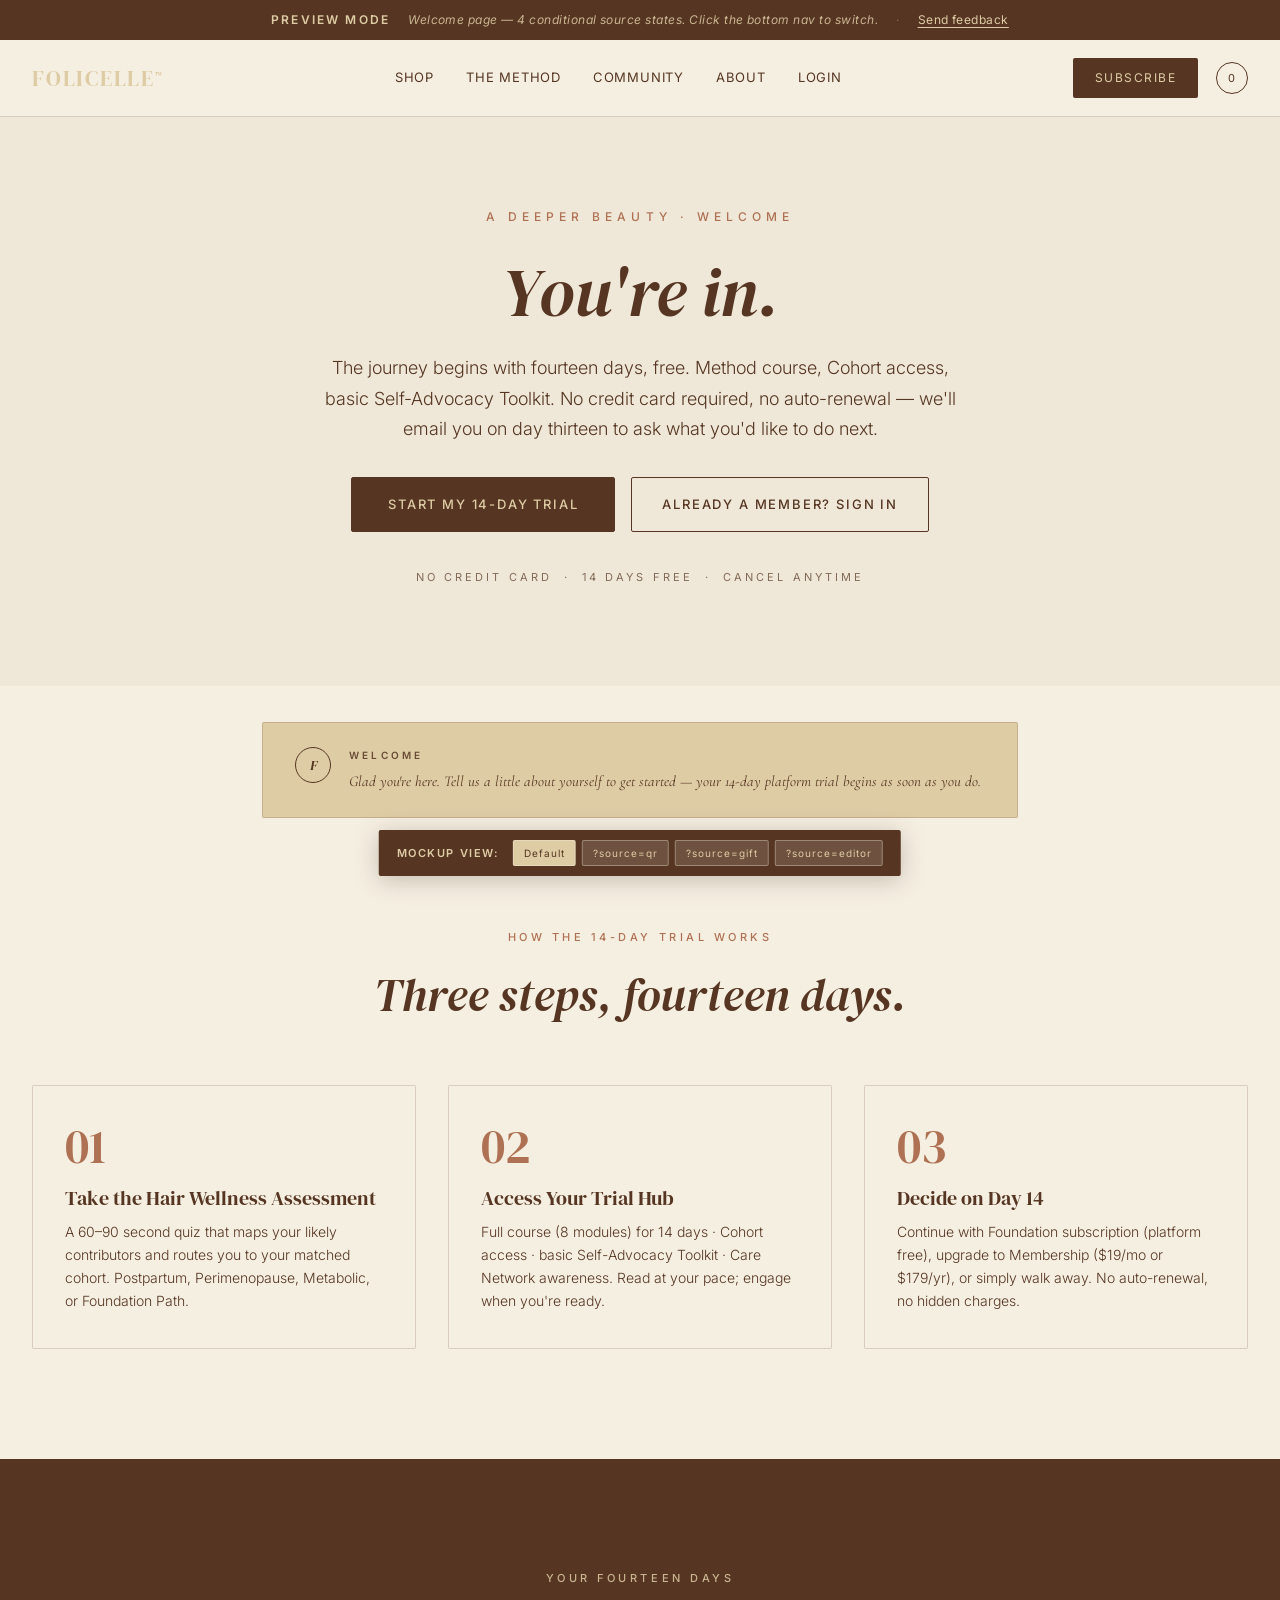
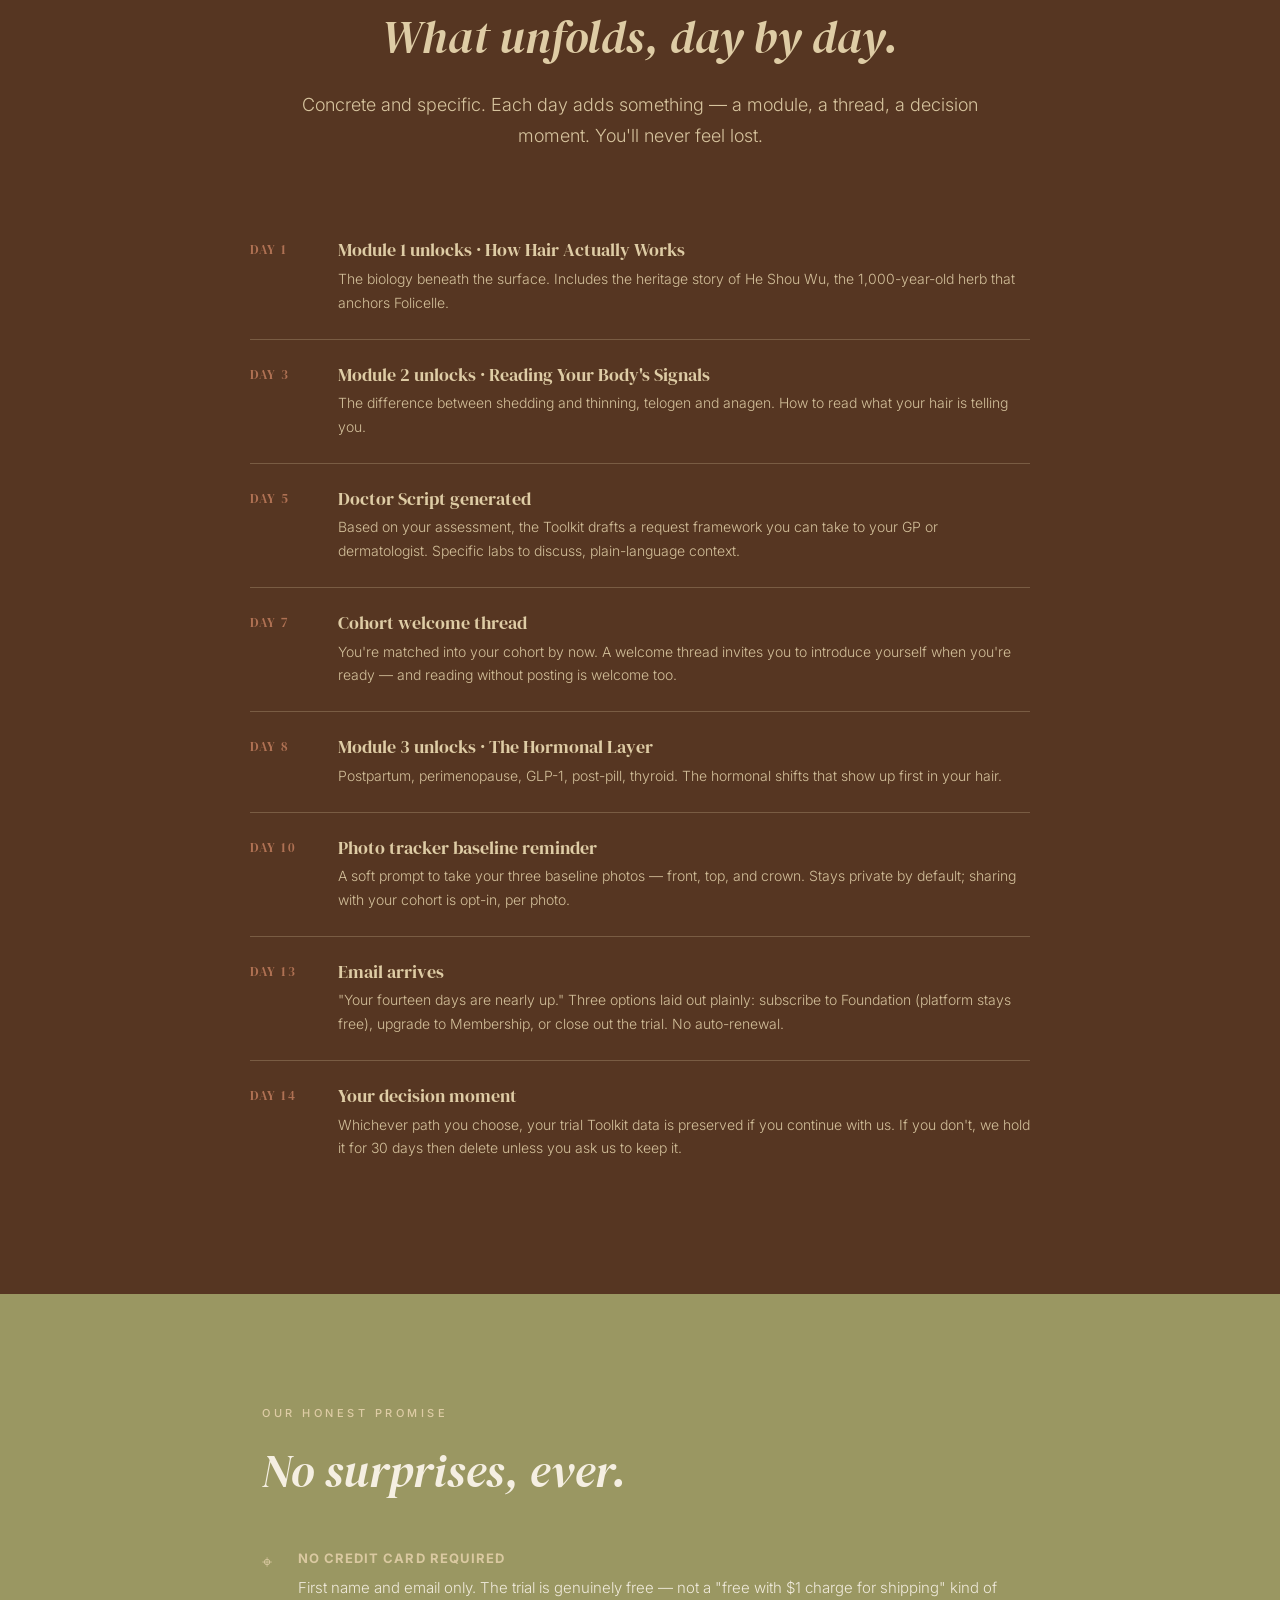
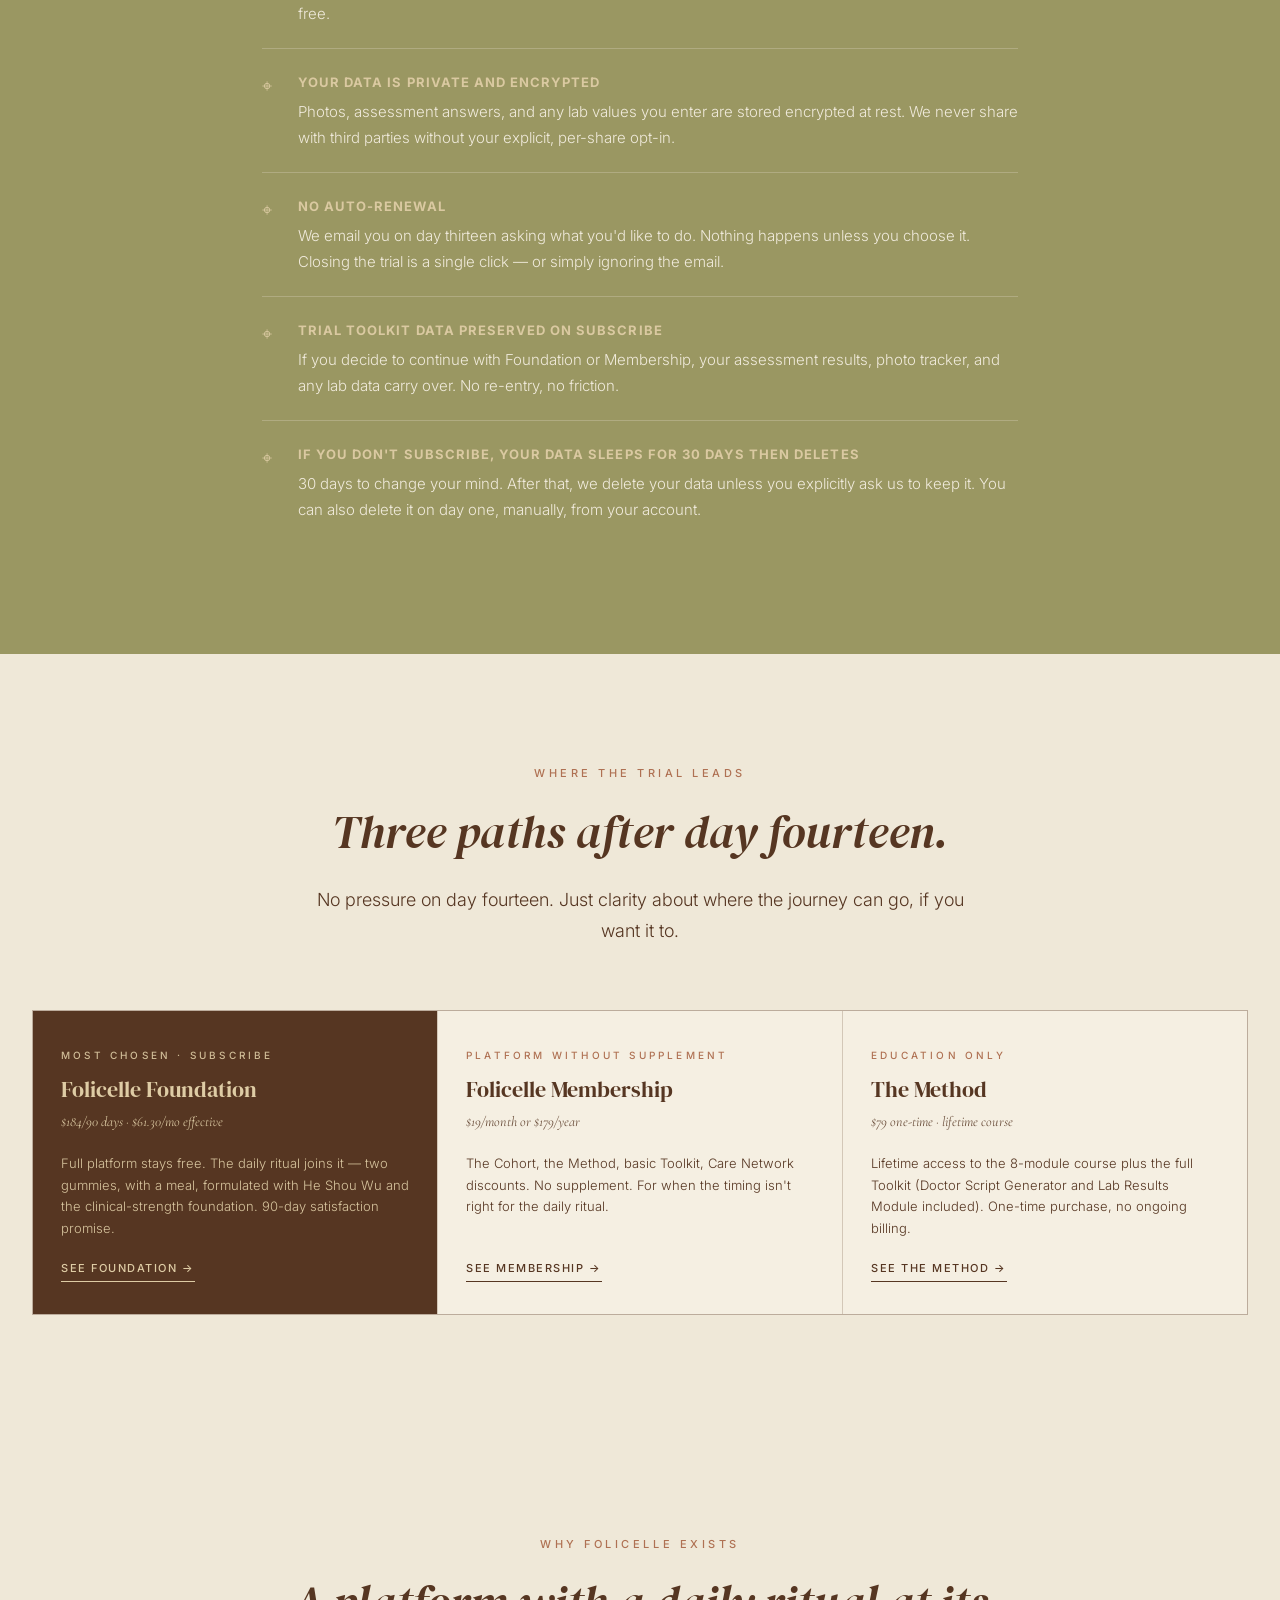
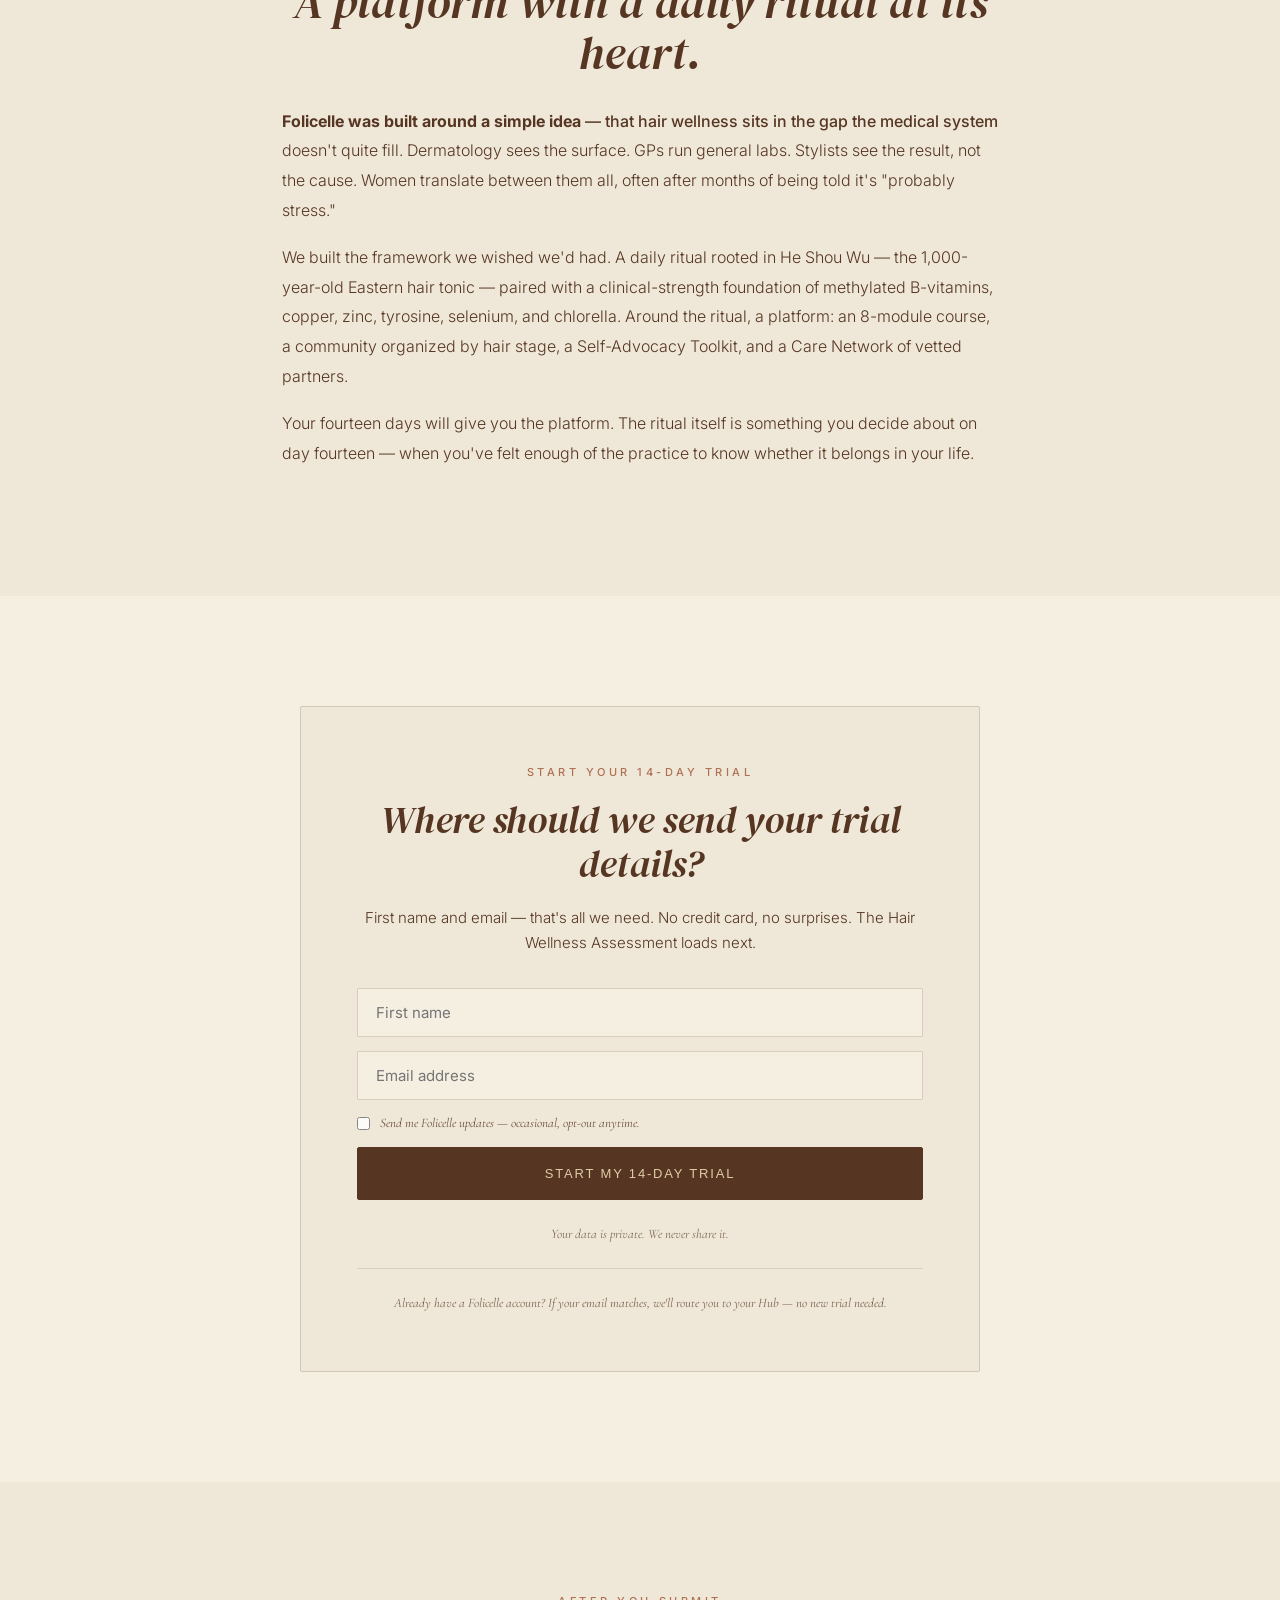
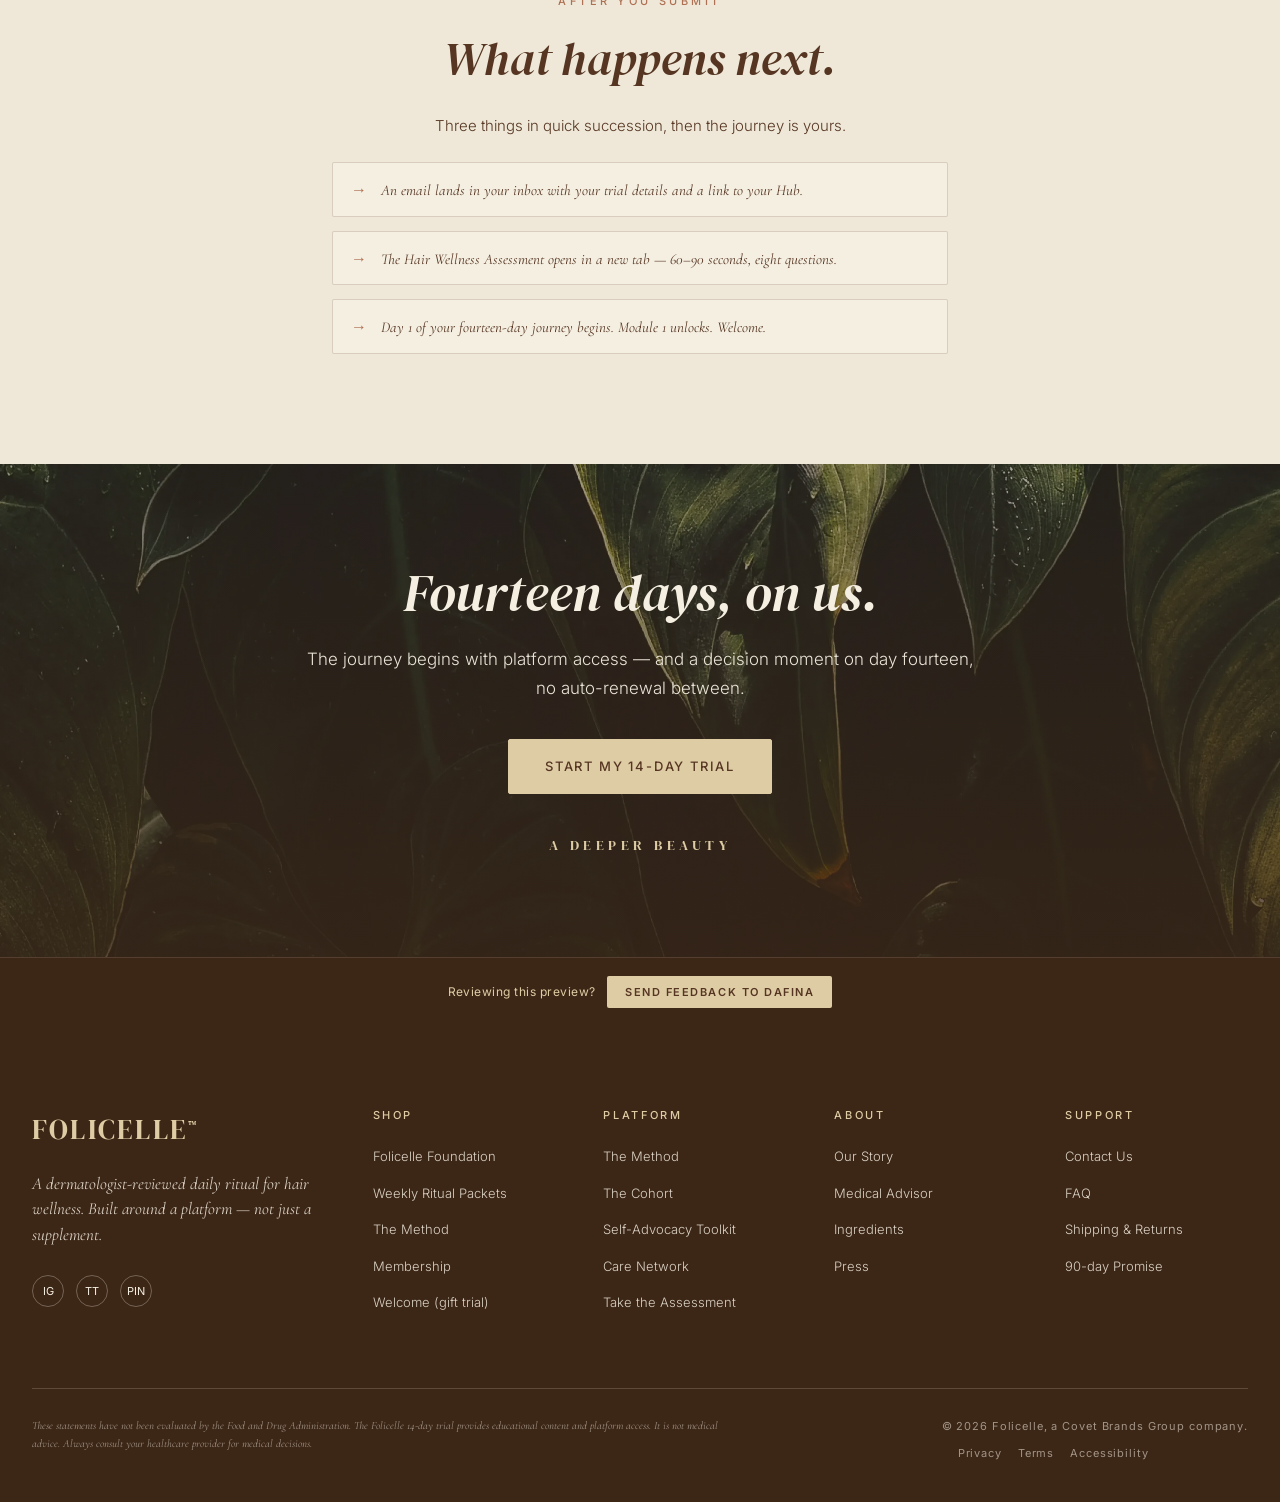
<file: welcome/index.html>
<!DOCTYPE html>
<html lang="en">
<head>
<meta charset="UTF-8">
<meta name="viewport" content="width=device-width, initial-scale=1.0">
<title>Folicelle — Welcome</title>
<meta name="description" content="Your 14-day free Folicelle trial. Method course, Cohort access, basic Toolkit. No credit card required.">
<meta name="robots" content="noindex, nofollow, noarchive, nosnippet">
<meta name="googlebot" content="noindex, nofollow">
<link rel="preconnect" href="https://fonts.googleapis.com">
<link rel="preconnect" href="https://fonts.gstatic.com" crossorigin>
<link href="https://fonts.googleapis.com/css2?family=Cormorant+Garamond:ital,wght@0,300;0,400;0,500;0,600;1,300;1,400;1,500&family=DM+Serif+Display:ital@0;1&family=Inter:wght@300;400;500;600&display=swap" rel="stylesheet">
<link rel="stylesheet" href="../css/prototype.css">
<style>
:root {
  --brown:#563622; --terracotta:#AF7153; --ancestral-gold:#DECCA5;
  --moss-green:#9A9762; --moss-deep:#7E7B4E; --cream:#F5EFE2;
  --cream-soft:#EFE8D8; --gold-light:#ECDFC0; --brown-deep:#3C2616;
  --line:rgba(86,54,34,0.18);
  --display:'DM Serif Display','Canela',Georgia,serif;
  --serif:'Cormorant Garamond','Canela',Georgia,serif;
  --sans:'Inter','Apercu Pro',-apple-system,system-ui,sans-serif;
}
*{box-sizing:border-box;margin:0;padding:0;}
html{scroll-behavior:smooth;}
body{font-family:var(--sans);font-weight:400;font-size:16px;line-height:1.65;color:var(--brown);background:var(--cream);-webkit-font-smoothing:antialiased;}
img{max-width:100%;height:auto;display:block;}
.container{max-width:1280px;margin:0 auto;padding:0 32px;}
.container-narrow{max-width:920px;margin:0 auto;padding:0 32px;}

.nav{position:sticky;top:0;z-index:100;background:var(--cream);border-bottom:1px solid var(--line);padding:18px 0;}
.nav-inner{display:flex;align-items:center;justify-content:space-between;max-width:1280px;margin:0 auto;padding:0 32px;}
.nav-wordmark{font-family:var(--display);font-size:22px;letter-spacing:0.08em;color:var(--ancestral-gold);text-transform:uppercase;text-decoration:none;}
.nav-wordmark sup{font-size:9px;vertical-align:super;}
.nav-links{display:flex;gap:32px;}
.nav-links a{color:var(--brown);text-decoration:none;font-size:13px;letter-spacing:0.06em;text-transform:uppercase;}
.nav-links a:hover{color:var(--terracotta);}
.nav-right{display:flex;gap:18px;align-items:center;}
.nav-cta{background:var(--brown);color:var(--ancestral-gold);padding:10px 22px;border-radius:2px;font-size:12px;letter-spacing:0.12em;text-transform:uppercase;text-decoration:none;}
.nav-cta:hover{background:var(--terracotta);}
.nav-cart{width:32px;height:32px;border:1px solid var(--brown);border-radius:50%;display:flex;align-items:center;justify-content:center;font-size:11px;color:var(--brown);text-decoration:none;}
@media (max-width:880px){.nav-links{display:none;}}

.btn-primary{background:var(--brown);color:var(--ancestral-gold);padding:16px 36px;border-radius:2px;font-size:13px;letter-spacing:0.14em;text-transform:uppercase;text-decoration:none;font-weight:500;transition:all 0.25s;display:inline-block;border:1px solid var(--brown);cursor:pointer;}
.btn-primary:hover{background:var(--terracotta);border-color:var(--terracotta);}
.btn-secondary{background:transparent;color:var(--brown);padding:16px 30px;border-radius:2px;font-size:13px;letter-spacing:0.14em;text-transform:uppercase;text-decoration:none;font-weight:500;border:1px solid var(--brown);transition:all 0.25s;display:inline-block;cursor:pointer;}
.btn-secondary:hover{background:var(--brown);color:var(--ancestral-gold);}

/* HERO */
.hero{background:var(--cream-soft);padding:90px 0 100px;}
.hero-inner{max-width:820px;margin:0 auto;padding:0 32px;text-align:center;}
.hero-fh{font-family:var(--sans);font-weight:500;font-size:12px;letter-spacing:0.42em;text-transform:uppercase;color:var(--terracotta);margin-bottom:32px;}
.hero-headline{font-family:var(--display);font-style:italic;font-size:clamp(40px,5.5vw,68px);line-height:1.04;color:var(--brown);margin-bottom:24px;font-weight:400;}
.hero-subhead{font-size:18px;line-height:1.7;color:var(--brown);margin-bottom:32px;font-weight:300;max-width:640px;margin-left:auto;margin-right:auto;}
.hero-ctas{display:flex;gap:16px;align-items:center;flex-wrap:wrap;justify-content:center;}
.hero-microline{margin-top:36px;font-size:11px;letter-spacing:0.28em;text-transform:uppercase;color:var(--brown);opacity:0.7;}
.hero-microline span{margin:0 12px;}

/* SOURCE-CONDITIONAL INTRO BAND */
.source-band{padding:36px 0 0;}
.source-card{
  max-width:820px;margin:0 auto;padding:0 32px;
}
.source-card-inner{
  background:var(--ancestral-gold);
  padding:24px 32px;
  border-radius:2px;
  display:flex;align-items:flex-start;gap:18px;
  border:1px solid var(--line);
}
.source-card-inner.qr{background:#E8DFC2;}
.source-card-inner.gift{background:var(--gold-light);}
.source-card-inner.editor{background:var(--cream-soft);border:1px dashed var(--terracotta);}
.source-icon{width:36px;height:36px;border:1px solid var(--brown);border-radius:50%;display:flex;align-items:center;justify-content:center;font-family:var(--display);font-size:14px;color:var(--brown);font-style:italic;flex-shrink:0;}
.source-content{flex:1;}
.source-content .source-eyebrow{font-family:var(--sans);font-size:10px;letter-spacing:0.32em;text-transform:uppercase;color:var(--brown);opacity:0.85;font-weight:600;margin-bottom:6px;}
.source-content p{font-family:var(--serif);font-style:italic;font-size:15px;line-height:1.55;color:var(--brown);}

section.std{padding:110px 0;position:relative;}
section.std.tight{padding:80px 0;}
section.std.alt{background:var(--cream-soft);}
.section-eyebrow{font-family:var(--sans);font-size:11px;letter-spacing:0.32em;text-transform:uppercase;color:var(--terracotta);font-weight:500;margin-bottom:24px;}
.section-title{font-family:var(--display);font-weight:400;font-size:clamp(30px,3.6vw,48px);line-height:1.1;color:var(--brown);margin-bottom:28px;}
.section-title.italic{font-style:italic;}
.section-lead{font-size:18px;line-height:1.7;color:var(--brown);font-weight:300;max-width:680px;margin-bottom:48px;}
.section-header-center{text-align:center;margin-bottom:64px;}
.section-header-center .section-lead{margin:0 auto;}

/* HOW TRIAL WORKS — 3 steps */
.how-grid{display:grid;grid-template-columns:repeat(3,1fr);gap:32px;}
.how-step{padding:36px 32px;background:var(--cream);border:1px solid var(--line);border-radius:2px;}
.how-num{font-family:var(--display);font-size:48px;line-height:1;color:var(--terracotta);margin-bottom:16px;font-weight:400;}
.how-name{font-family:var(--display);font-size:20px;color:var(--brown);margin-bottom:10px;font-weight:400;line-height:1.2;}
.how-body{font-size:14px;line-height:1.65;color:var(--brown);font-weight:300;}
@media (max-width:880px){.how-grid{grid-template-columns:1fr;}}

/* TIMELINE — what you'll experience */
.timeline-band{background:var(--brown);color:var(--ancestral-gold);}
.timeline-band .section-eyebrow{color:var(--ancestral-gold);opacity:0.85;}
.timeline-band .section-title{color:var(--ancestral-gold);}
.timeline-band .section-lead{color:var(--ancestral-gold);opacity:0.95;}
.timeline-list{list-style:none;max-width:780px;margin:0 auto;}
.timeline-list li{padding:24px 0;border-top:1px solid rgba(222,204,165,0.25);position:relative;padding-left:88px;}
.timeline-list li:first-child{border-top:none;}
.timeline-list li::before{content:attr(data-day);position:absolute;left:0;top:24px;font-family:var(--display);font-size:13px;color:var(--terracotta);letter-spacing:0.12em;text-transform:uppercase;font-weight:400;width:72px;}
.timeline-list li strong{font-family:var(--display);font-size:18px;color:var(--ancestral-gold);font-weight:400;display:block;margin-bottom:6px;line-height:1.2;}
.timeline-list li p{font-size:14px;line-height:1.7;color:var(--ancestral-gold);opacity:0.92;font-weight:300;}

/* PRIVACY PROMISE */
.privacy{background:var(--moss-green);color:var(--cream);}
.privacy .section-eyebrow{color:var(--ancestral-gold);}
.privacy .section-title{color:var(--cream);}
.privacy-inner{max-width:820px;margin:0 auto;padding:0 32px;}
.privacy-list{list-style:none;}
.privacy-list li{padding:22px 0;border-top:1px solid rgba(245,239,226,0.25);position:relative;padding-left:36px;font-size:15px;line-height:1.7;color:var(--cream);font-weight:300;opacity:0.95;}
.privacy-list li:first-child{border-top:none;}
.privacy-list li::before{content:"⌖";position:absolute;left:0;top:22px;color:var(--ancestral-gold);font-family:var(--display);font-size:18px;}

/* TRIAL VS PATHS */
.paths-grid{display:grid;grid-template-columns:repeat(3,1fr);gap:1px;background:var(--line);border:1px solid var(--line);}
.path-card{background:var(--cream);padding:36px 28px 32px;display:flex;flex-direction:column;}
.path-card.featured{background:var(--brown);color:var(--ancestral-gold);}
.path-eyebrow{font-family:var(--sans);font-size:10px;letter-spacing:0.32em;text-transform:uppercase;color:var(--terracotta);margin-bottom:12px;font-weight:500;}
.path-card.featured .path-eyebrow{color:var(--ancestral-gold);opacity:0.9;}
.path-name{font-family:var(--display);font-size:22px;line-height:1.2;color:var(--brown);margin-bottom:8px;font-weight:400;}
.path-card.featured .path-name{color:var(--ancestral-gold);}
.path-price{font-family:var(--serif);font-style:italic;font-size:14px;color:var(--brown);opacity:0.85;margin-bottom:20px;}
.path-card.featured .path-price{color:var(--ancestral-gold);opacity:0.95;}
.path-body{font-size:13px;line-height:1.65;color:var(--brown);font-weight:300;flex-grow:1;margin-bottom:20px;}
.path-card.featured .path-body{color:var(--ancestral-gold);opacity:0.95;}
.path-cta{font-size:11px;letter-spacing:0.14em;text-transform:uppercase;text-decoration:none;color:var(--brown);border-bottom:1px solid var(--brown);padding-bottom:4px;align-self:flex-start;font-weight:500;}
.path-card.featured .path-cta{color:var(--ancestral-gold);border-color:var(--ancestral-gold);}
@media (max-width:980px){.paths-grid{grid-template-columns:1fr;}}

/* HERO STORY COMPRESSED */
.hero-story{background:var(--cream-soft);}
.hero-story-inner{max-width:780px;margin:0 auto;padding:0 32px;}
.hero-story p{font-size:16px;line-height:1.85;color:var(--brown);margin-bottom:18px;font-weight:300;}
.hero-story p:first-of-type::first-line{font-weight:500;}

/* EMAIL CAPTURE */
.capture{background:var(--cream);}
.capture-card{
  max-width:680px;margin:0 auto;
  background:var(--cream-soft);
  border:1px solid var(--line);
  padding:56px 56px;
  border-radius:2px;
  text-align:center;
}
.capture-eyebrow{font-family:var(--sans);font-size:11px;letter-spacing:0.32em;text-transform:uppercase;color:var(--terracotta);margin-bottom:18px;font-weight:500;}
.capture-headline{font-family:var(--display);font-style:italic;font-size:clamp(28px,3.2vw,38px);line-height:1.15;color:var(--brown);margin-bottom:18px;font-weight:400;}
.capture-sub{font-size:15px;line-height:1.7;color:var(--brown);font-weight:300;margin-bottom:32px;}
.capture-form{display:flex;flex-direction:column;gap:14px;text-align:left;margin-bottom:24px;}
.capture-input{padding:14px 18px;border:1px solid var(--line);background:var(--cream);font-family:var(--sans);font-size:15px;color:var(--brown);border-radius:2px;}
.capture-input:focus{outline:none;border-color:var(--brown);}
.capture-checkbox{display:flex;align-items:flex-start;gap:10px;font-family:var(--serif);font-style:italic;font-size:13px;color:var(--brown);opacity:0.85;line-height:1.5;}
.capture-checkbox input{margin-top:3px;}
.capture-cta{width:100%;padding:18px;font-size:13px;}
.capture-privacy{margin-top:18px;font-family:var(--serif);font-style:italic;font-size:13px;color:var(--brown);opacity:0.7;line-height:1.55;}
.capture-existing-note{margin-top:24px;padding-top:24px;border-top:1px solid var(--line);font-family:var(--serif);font-style:italic;font-size:13px;color:var(--brown);opacity:0.75;}
@media (max-width:600px){.capture-card{padding:40px 28px;}}

/* AFTER YOU START */
.after{background:var(--cream-soft);text-align:center;}
.after-inner{max-width:680px;margin:0 auto;padding:0 32px;}
.after-list{list-style:none;display:flex;flex-direction:column;gap:14px;margin-top:24px;}
.after-list li{padding:14px 18px;background:var(--cream);border:1px solid var(--line);border-radius:2px;text-align:left;font-family:var(--serif);font-style:italic;font-size:15px;color:var(--brown);line-height:1.5;}
.after-list li::before{content:"→";color:var(--terracotta);margin-right:14px;font-style:normal;font-family:var(--display);font-size:16px;}

/* FINAL CTA */
.final{position:relative;min-height:480px;display:flex;align-items:center;justify-content:center;text-align:center;overflow:hidden;padding:100px 32px;}
.final-bg{position:absolute;inset:0;z-index:0;}
.final-bg img{width:100%;height:100%;object-fit:cover;}
.final-bg::after{content:"";position:absolute;inset:0;background:linear-gradient(180deg,rgba(60,38,22,0.4) 0%,rgba(60,38,22,0.78) 100%);}
.final-content{position:relative;z-index:2;color:var(--cream);max-width:680px;}
.final h2{font-family:var(--display);font-style:italic;font-size:clamp(32px,4.5vw,52px);line-height:1.1;margin-bottom:24px;color:var(--cream);font-weight:400;}
.final p{font-size:17px;line-height:1.7;margin-bottom:36px;color:var(--cream);font-weight:300;opacity:0.95;}
.final .btn-primary{background:var(--ancestral-gold);color:var(--brown);border-color:var(--ancestral-gold);}
.final .btn-primary:hover{background:var(--terracotta);color:var(--cream);border-color:var(--terracotta);}
.final-footer-line{margin-top:40px;font-family:var(--display);font-size:14px;letter-spacing:0.32em;text-transform:uppercase;color:var(--ancestral-gold);}

/* MOCKUP STATE NAV — for reviewers to see all 4 source variations */
.state-nav{position:fixed;bottom:24px;left:50%;transform:translateX(-50%);background:var(--brown);color:var(--ancestral-gold);padding:10px 18px;border-radius:2px;font-family:var(--sans);font-size:11px;letter-spacing:0.14em;text-transform:uppercase;z-index:300;display:flex;gap:6px;align-items:center;box-shadow:0 4px 24px rgba(60,38,22,0.25);flex-wrap:wrap;}
.state-nav button{background:rgba(245,239,226,0.15);border:1px solid rgba(245,239,226,0.35);color:var(--ancestral-gold);font-family:var(--sans);font-size:10px;letter-spacing:0.1em;padding:6px 10px;cursor:pointer;border-radius:2px;}
.state-nav button:hover, .state-nav button.active{background:var(--ancestral-gold);color:var(--brown);}
.state-nav .state-label{font-weight:600;margin-right:8px;}
@media (max-width:600px){.state-nav .state-label{width:100%;text-align:center;margin-right:0;margin-bottom:4px;}}

/* FOOTER */
.footer{background:var(--brown-deep);color:var(--cream);padding:80px 0 40px;}
.footer-grid{display:grid;grid-template-columns:1.6fr repeat(4,1fr);gap:48px;margin-bottom:64px;}
.footer-brand-block{max-width:360px;}
.footer-wordmark{font-family:var(--display);font-size:28px;letter-spacing:0.08em;color:var(--ancestral-gold);text-transform:uppercase;margin-bottom:18px;display:block;text-decoration:none;}
.footer-wordmark sup{font-size:11px;vertical-align:super;}
.footer-tagline{font-family:var(--serif);font-style:italic;font-size:17px;color:var(--cream);opacity:0.85;margin-bottom:28px;line-height:1.5;}
.footer-col-title{font-family:var(--sans);font-size:11px;letter-spacing:0.24em;text-transform:uppercase;color:var(--ancestral-gold);margin-bottom:18px;font-weight:500;}
.footer-col ul{list-style:none;}
.footer-col li{margin-bottom:10px;}
.footer-col a{color:var(--cream);font-size:13px;text-decoration:none;font-weight:300;opacity:0.85;}
.footer-col a:hover{opacity:1;color:var(--ancestral-gold);}
.footer-bottom{border-top:1px solid rgba(245,239,226,0.18);padding-top:28px;display:flex;flex-wrap:wrap;gap:24px;justify-content:space-between;align-items:flex-start;}
.footer-disclaimer{font-family:var(--serif);font-style:italic;font-size:11px;line-height:1.6;color:var(--cream);opacity:0.55;max-width:700px;}
.footer-meta{font-family:var(--sans);font-size:11px;letter-spacing:0.08em;color:var(--cream);opacity:0.55;}
.footer-meta a{color:var(--cream);text-decoration:none;margin-left:16px;}
.footer-social{display:flex;gap:12px;margin-top:18px;}
.footer-social a{width:32px;height:32px;border:1px solid rgba(245,239,226,0.3);border-radius:50%;display:flex;align-items:center;justify-content:center;color:var(--cream);text-decoration:none;font-size:11px;}
@media (max-width:1000px){.footer-grid{grid-template-columns:1fr 1fr;gap:40px;}}
@media (max-width:600px){.footer-grid{grid-template-columns:1fr;}.footer-bottom{flex-direction:column;}}

/* Source variants — only one visible at a time */
.source-variant{display:none;}
.source-variant.active{display:block;}
</style>
</head>
<body>

<div class="preview-banner">
  <strong>Preview Mode</strong>
  <em>Welcome page — 4 conditional source states. Click the bottom nav to switch.</em>
  <span class="pb-divider">·</span>
  <a href="mailto:dafina@covetandmane.com?subject=Folicelle%20Preview%20Feedback%20%E2%80%94%20Welcome&body=Page%3A%20Welcome%0A%0AYour%20feedback%3A%0A">Send feedback</a>
</div>

<nav class="nav">
  <div class="nav-inner">
    <a href="../index.html" class="nav-wordmark">FOLICELLE<sup>™</sup></a>
    <div class="nav-links">
      <a href="../product/foundation.html">Shop</a>
      <a href="../method.html">The Method</a>
      <a href="../community/">Community</a>
      <a href="../coming-soon.html">About</a>
      <a href="../coming-soon.html">Login</a>
    </div>
    <button class="nav-hamburger" aria-label="Open menu"><span></span><span></span><span></span></button>
    <div class="nav-right">
      <a href="../product/foundation.html" class="nav-cta">Subscribe</a>
      <a href="../coming-soon.html" class="nav-cart">0</a>
    </div>
  </div>
</nav>

<div class="mobile-menu-overlay"></div>
<div class="mobile-menu" role="navigation" aria-label="Mobile menu">
  <button class="mobile-menu-close" aria-label="Close menu">×</button>
  <a href="../product/foundation.html">Shop</a>
  <a href="../method.html">The Method</a>
  <a href="../community/">Community</a>
  <a href="../toolkit/">Toolkit</a>
  <a href="../care-network/">Care Network</a>
  <a href="../coming-soon.html">About</a>
  <a href="../coming-soon.html">Login</a>
  <a href="../product/foundation.html" class="mobile-menu-cta">Subscribe</a>
</div>

<!-- HERO -->
<section class="hero">
  <div class="hero-inner">
    <div class="hero-fh">A&nbsp;DEEPER&nbsp;BEAUTY · WELCOME</div>
    <h1 class="hero-headline">You're in.</h1>
    <p class="hero-subhead">
      The journey begins with fourteen days, free. Method course, Cohort access, basic Self-Advocacy Toolkit. No credit card required, no auto-renewal — we'll email you on day thirteen to ask what you'd like to do next.
    </p>
    <div class="hero-ctas">
      <a href="#capture" class="btn-primary">Start My 14-Day Trial</a>
      <a href="../coming-soon.html" class="btn-secondary">Already a Member? Sign In</a>
    </div>
    <div class="hero-microline">
      No credit card<span>·</span>14 days free<span>·</span>Cancel anytime
    </div>
  </div>
</section>

<!-- SOURCE-CONDITIONAL BAND -->
<div class="source-band">

  <!-- DEFAULT (no parameter) -->
  <div class="source-variant active" data-source="default">
    <div class="source-card">
      <div class="source-card-inner">
        <div class="source-icon">F</div>
        <div class="source-content">
          <div class="source-eyebrow">Welcome</div>
          <p>Glad you're here. Tell us a little about yourself to get started — your 14-day platform trial begins as soon as you do.</p>
        </div>
      </div>
    </div>
  </div>

  <!-- QR CODE (?source=qr) -->
  <div class="source-variant" data-source="qr">
    <div class="source-card">
      <div class="source-card-inner qr">
        <div class="source-icon">⬚</div>
        <div class="source-content">
          <div class="source-eyebrow">From your Foundation carton</div>
          <p>Glad you found us. Whether you bought Folicelle for yourself or received it as a gift, your hair wellness journey can start here. The QR code on your carton is the fastest way in.</p>
        </div>
      </div>
    </div>
  </div>

  <!-- GIFT TRIAL (?source=gift) -->
  <div class="source-variant" data-source="gift">
    <div class="source-card">
      <div class="source-card-inner gift">
        <div class="source-icon">✺</div>
        <div class="source-content">
          <div class="source-eyebrow">Someone gave you Folicelle</div>
          <p>We've been waiting for you to start. Your 14-day platform trial is ready when you are — and your gift includes early access to the Cohort, the Method course, and the basic Toolkit. <span style="opacity:0.75;">[If gifter name available: "Sent with care from [Name]."]</span></p>
        </div>
      </div>
    </div>
  </div>

  <!-- EDITOR / VIP (?source=editor) -->
  <div class="source-variant" data-source="editor">
    <div class="source-card">
      <div class="source-card-inner editor">
        <div class="source-icon">✦</div>
        <div class="source-content">
          <div class="source-eyebrow">Editor &amp; VIP welcome</div>
          <p>Welcome. We've heard you'd like to try Folicelle. Here's everything you need to start — your 14-day platform trial, plus our notes on the brand if you'd like the deeper context.</p>
        </div>
      </div>
    </div>
  </div>

</div>

<!-- HOW THE TRIAL WORKS -->
<section class="std">
  <div class="container">
    <div class="section-header-center">
      <div class="section-eyebrow">How the 14-day trial works</div>
      <h2 class="section-title italic">Three steps, fourteen days.</h2>
    </div>

    <div class="how-grid">
      <div class="how-step">
        <div class="how-num">01</div>
        <h3 class="how-name">Take the Hair Wellness Assessment</h3>
        <p class="how-body">A 60–90 second quiz that maps your likely contributors and routes you to your matched cohort. Postpartum, Perimenopause, Metabolic, or Foundation Path.</p>
      </div>
      <div class="how-step">
        <div class="how-num">02</div>
        <h3 class="how-name">Access Your Trial Hub</h3>
        <p class="how-body">Full course (8 modules) for 14 days · Cohort access · basic Self-Advocacy Toolkit · Care Network awareness. Read at your pace; engage when you're ready.</p>
      </div>
      <div class="how-step">
        <div class="how-num">03</div>
        <h3 class="how-name">Decide on Day 14</h3>
        <p class="how-body">Continue with Foundation subscription (platform free), upgrade to Membership ($19/mo or $179/yr), or simply walk away. No auto-renewal, no hidden charges.</p>
      </div>
    </div>
  </div>
</section>

<!-- WHAT YOU'LL EXPERIENCE -->
<section class="std timeline-band">
  <div class="container">
    <div class="section-header-center">
      <div class="section-eyebrow">Your fourteen days</div>
      <h2 class="section-title italic" style="color:var(--ancestral-gold)">What unfolds, day by day.</h2>
      <p class="section-lead" style="color:var(--ancestral-gold);opacity:0.95;">
        Concrete and specific. Each day adds something — a module, a thread, a decision moment. You'll never feel lost.
      </p>
    </div>

    <ul class="timeline-list">
      <li data-day="Day 1"><strong>Module 1 unlocks · How Hair Actually Works</strong><p>The biology beneath the surface. Includes the heritage story of He Shou Wu, the 1,000-year-old herb that anchors Folicelle.</p></li>
      <li data-day="Day 3"><strong>Module 2 unlocks · Reading Your Body's Signals</strong><p>The difference between shedding and thinning, telogen and anagen. How to read what your hair is telling you.</p></li>
      <li data-day="Day 5"><strong>Doctor Script generated</strong><p>Based on your assessment, the Toolkit drafts a request framework you can take to your GP or dermatologist. Specific labs to discuss, plain-language context.</p></li>
      <li data-day="Day 7"><strong>Cohort welcome thread</strong><p>You're matched into your cohort by now. A welcome thread invites you to introduce yourself when you're ready — and reading without posting is welcome too.</p></li>
      <li data-day="Day 8"><strong>Module 3 unlocks · The Hormonal Layer</strong><p>Postpartum, perimenopause, GLP-1, post-pill, thyroid. The hormonal shifts that show up first in your hair.</p></li>
      <li data-day="Day 10"><strong>Photo tracker baseline reminder</strong><p>A soft prompt to take your three baseline photos — front, top, and crown. Stays private by default; sharing with your cohort is opt-in, per photo.</p></li>
      <li data-day="Day 13"><strong>Email arrives</strong><p>"Your fourteen days are nearly up." Three options laid out plainly: subscribe to Foundation (platform stays free), upgrade to Membership, or close out the trial. No auto-renewal.</p></li>
      <li data-day="Day 14"><strong>Your decision moment</strong><p>Whichever path you choose, your trial Toolkit data is preserved if you continue with us. If you don't, we hold it for 30 days then delete unless you ask us to keep it.</p></li>
    </ul>
  </div>
</section>

<!-- PRIVACY & HONEST PROMISE -->
<section class="std privacy">
  <div class="privacy-inner">
    <div class="section-eyebrow">Our honest promise</div>
    <h2 class="section-title italic">No surprises, ever.</h2>

    <ul class="privacy-list">
      <li><strong style="font-family:var(--sans);font-size:13px;letter-spacing:0.08em;display:block;margin-bottom:6px;color:var(--ancestral-gold);text-transform:uppercase;">No credit card required</strong>First name and email only. The trial is genuinely free — not a "free with $1 charge for shipping" kind of free.</li>
      <li><strong style="font-family:var(--sans);font-size:13px;letter-spacing:0.08em;display:block;margin-bottom:6px;color:var(--ancestral-gold);text-transform:uppercase;">Your data is private and encrypted</strong>Photos, assessment answers, and any lab values you enter are stored encrypted at rest. We never share with third parties without your explicit, per-share opt-in.</li>
      <li><strong style="font-family:var(--sans);font-size:13px;letter-spacing:0.08em;display:block;margin-bottom:6px;color:var(--ancestral-gold);text-transform:uppercase;">No auto-renewal</strong>We email you on day thirteen asking what you'd like to do. Nothing happens unless you choose it. Closing the trial is a single click — or simply ignoring the email.</li>
      <li><strong style="font-family:var(--sans);font-size:13px;letter-spacing:0.08em;display:block;margin-bottom:6px;color:var(--ancestral-gold);text-transform:uppercase;">Trial Toolkit data preserved on subscribe</strong>If you decide to continue with Foundation or Membership, your assessment results, photo tracker, and any lab data carry over. No re-entry, no friction.</li>
      <li><strong style="font-family:var(--sans);font-size:13px;letter-spacing:0.08em;display:block;margin-bottom:6px;color:var(--ancestral-gold);text-transform:uppercase;">If you don't subscribe, your data sleeps for 30 days then deletes</strong>30 days to change your mind. After that, we delete your data unless you explicitly ask us to keep it. You can also delete it on day one, manually, from your account.</li>
    </ul>
  </div>
</section>

<!-- TRIAL VS PATHS -->
<section class="std alt">
  <div class="container">
    <div class="section-header-center">
      <div class="section-eyebrow">Where the trial leads</div>
      <h2 class="section-title italic">Three paths after day fourteen.</h2>
      <p class="section-lead">
        No pressure on day fourteen. Just clarity about where the journey can go, if you want it to.
      </p>
    </div>

    <div class="paths-grid">

      <div class="path-card featured">
        <div class="path-eyebrow">Most Chosen · Subscribe</div>
        <h3 class="path-name">Folicelle Foundation</h3>
        <p class="path-price">$184/90 days · $61.30/mo effective</p>
        <p class="path-body">Full platform stays free. The daily ritual joins it — two gummies, with a meal, formulated with He Shou Wu and the clinical-strength foundation. 90-day satisfaction promise.</p>
        <a href="../product/foundation.html" class="path-cta">See Foundation →</a>
      </div>

      <div class="path-card">
        <div class="path-eyebrow">Platform without supplement</div>
        <h3 class="path-name">Folicelle Membership</h3>
        <p class="path-price">$19/month or $179/year</p>
        <p class="path-body">The Cohort, the Method, basic Toolkit, Care Network discounts. No supplement. For when the timing isn't right for the daily ritual.</p>
        <a href="../membership/" class="path-cta">See Membership →</a>
      </div>

      <div class="path-card">
        <div class="path-eyebrow">Education only</div>
        <h3 class="path-name">The Method</h3>
        <p class="path-price">$79 one-time · lifetime course</p>
        <p class="path-body">Lifetime access to the 8-module course plus the full Toolkit (Doctor Script Generator and Lab Results Module included). One-time purchase, no ongoing billing.</p>
        <a href="../method.html" class="path-cta">See the Method →</a>
      </div>

    </div>
  </div>
</section>

<!-- HERO STORY COMPRESSED -->
<section class="std hero-story">
  <div class="hero-story-inner">
    <div class="section-eyebrow" style="text-align:center;">Why Folicelle exists</div>
    <h2 class="section-title italic" style="text-align:center;">A platform with a daily ritual at its heart.</h2>
    <p>
      <strong>Folicelle was built around a simple idea</strong> — that hair wellness sits in the gap the medical system doesn't quite fill. Dermatology sees the surface. GPs run general labs. Stylists see the result, not the cause. Women translate between them all, often after months of being told it's "probably stress."
    </p>
    <p>
      We built the framework we wished we'd had. A daily ritual rooted in He Shou Wu — the 1,000-year-old Eastern hair tonic — paired with a clinical-strength foundation of methylated B-vitamins, copper, zinc, tyrosine, selenium, and chlorella. Around the ritual, a platform: an 8-module course, a community organized by hair stage, a Self-Advocacy Toolkit, and a Care Network of vetted partners.
    </p>
    <p>
      Your fourteen days will give you the platform. The ritual itself is something you decide about on day fourteen — when you've felt enough of the practice to know whether it belongs in your life.
    </p>
  </div>
</section>

<!-- EMAIL CAPTURE -->
<section class="std capture" id="capture">
  <div class="capture-card">
    <div class="capture-eyebrow">Start your 14-day trial</div>
    <h2 class="capture-headline">Where should we send your trial details?</h2>
    <p class="capture-sub">First name and email — that's all we need. No credit card, no surprises. The Hair Wellness Assessment loads next.</p>

    <form class="capture-form" onsubmit="event.preventDefault(); alert('Mockup — trial enrollment wires in production. Email + assessment routing happens here.');">
      <input type="text" class="capture-input" placeholder="First name" required>
      <input type="email" class="capture-input" placeholder="Email address" required>
      <label class="capture-checkbox">
        <input type="checkbox">
        <span>Send me Folicelle updates — occasional, opt-out anytime.</span>
      </label>
      <button type="submit" class="btn-primary capture-cta">Start My 14-Day Trial</button>
    </form>

    <p class="capture-privacy">Your data is private. We never share it.</p>

    <div class="capture-existing-note">
      Already have a Folicelle account? If your email matches, we'll route you to your Hub — no new trial needed.
    </div>
  </div>
</section>

<!-- AFTER YOU START -->
<section class="std after">
  <div class="after-inner">
    <div class="section-eyebrow">After you submit</div>
    <h2 class="section-title italic">What happens next.</h2>
    <p style="font-size:15px;line-height:1.7;color:var(--brown);font-weight:300;">
      Three things in quick succession, then the journey is yours.
    </p>
    <ul class="after-list">
      <li>An email lands in your inbox with your trial details and a link to your Hub.</li>
      <li>The Hair Wellness Assessment opens in a new tab — 60–90 seconds, eight questions.</li>
      <li>Day 1 of your fourteen-day journey begins. Module 1 unlocks. Welcome.</li>
    </ul>
  </div>
</section>

<!-- FINAL CTA -->
<section class="final">
  <div class="final-bg"><img src="../images/leaves.webp" alt=""></div>
  <div class="final-content">
    <h2>Fourteen days, on us.</h2>
    <p>The journey begins with platform access — and a decision moment on day fourteen, no auto-renewal between.</p>
    <a href="#capture" class="btn-primary">Start My 14-Day Trial</a>
    <div class="final-footer-line">A&nbsp;Deeper&nbsp;Beauty</div>
  </div>
</section>

<div class="send-feedback-block">
  Reviewing this preview? <a href="mailto:dafina@covetandmane.com?subject=Folicelle%20Preview%20Feedback%20%E2%80%94%20Welcome&body=Page%3A%20Welcome%0A%0AYour%20feedback%3A%0A">Send feedback to Dafina</a>
</div>

<!-- FOOTER -->
<footer class="footer">
  <div class="container">
    <div class="footer-grid">
      <div class="footer-brand-block">
        <a href="../index.html" class="footer-wordmark">FOLICELLE<sup>™</sup></a>
        <p class="footer-tagline">A dermatologist-reviewed daily ritual for hair wellness. Built around a platform — not just a supplement.</p>
        <div class="footer-social">
          <a href="#" aria-label="Instagram">IG</a>
          <a href="#" aria-label="TikTok">TT</a>
          <a href="#" aria-label="Pinterest">PIN</a>
        </div>
      </div>
      <div class="footer-col">
        <div class="footer-col-title">Shop</div>
        <ul>
          <li><a href="../product/foundation.html">Folicelle Foundation</a></li>
          <li><a href="../product/weekly/">Weekly Ritual Packets</a></li>
          <li><a href="../method.html">The Method</a></li>
          <li><a href="../membership/">Membership</a></li>
          <li><a href="index.html">Welcome (gift trial)</a></li>
        </ul>
      </div>
      <div class="footer-col">
        <div class="footer-col-title">Platform</div>
        <ul>
          <li><a href="../method.html">The Method</a></li>
          <li><a href="../community/">The Cohort</a></li>
          <li><a href="../toolkit/">Self-Advocacy Toolkit</a></li>
          <li><a href="../care-network/">Care Network</a></li>
          <li><a href="../assessment/">Take the Assessment</a></li>
        </ul>
      </div>
      <div class="footer-col">
        <div class="footer-col-title">About</div>
        <ul>
          <li><a href="../coming-soon.html">Our Story</a></li>
          <li><a href="../coming-soon.html">Medical Advisor</a></li>
          <li><a href="../coming-soon.html">Ingredients</a></li>
          <li><a href="../coming-soon.html">Press</a></li>
        </ul>
      </div>
      <div class="footer-col">
        <div class="footer-col-title">Support</div>
        <ul>
          <li><a href="../coming-soon.html">Contact Us</a></li>
          <li><a href="../coming-soon.html">FAQ</a></li>
          <li><a href="../coming-soon.html">Shipping &amp; Returns</a></li>
          <li><a href="../coming-soon.html">90-day Promise</a></li>
        </ul>
      </div>
    </div>
    <div class="footer-bottom">
      <p class="footer-disclaimer">
        These statements have not been evaluated by the Food and Drug Administration. The Folicelle 14-day trial provides educational content and platform access. It is not medical advice. Always consult your healthcare provider for medical decisions.
      </p>
      <div>
        <div class="footer-meta">© 2026 Folicelle, a Covet Brands Group company.</div>
        <div class="footer-meta" style="margin-top:8px;">
          <a href="../coming-soon.html">Privacy</a><a href="../coming-soon.html">Terms</a><a href="../coming-soon.html">Accessibility</a>
        </div>
      </div>
    </div>
  </div>
</footer>

<!-- MOCKUP STATE NAV — for reviewers to switch between source variations -->
<div class="state-nav">
  <span class="state-label">Mockup view:</span>
  <button onclick="setSource('default')" class="active" data-btn="default">Default</button>
  <button onclick="setSource('qr')" data-btn="qr">?source=qr</button>
  <button onclick="setSource('gift')" data-btn="gift">?source=gift</button>
  <button onclick="setSource('editor')" data-btn="editor">?source=editor</button>
</div>

<script src="../js/prototype.js" defer></script>
<script>
function setSource(src) {
  document.querySelectorAll('.source-variant').forEach(el => el.classList.remove('active'));
  document.querySelector('[data-source="' + src + '"]').classList.add('active');
  document.querySelectorAll('.state-nav button').forEach(b => b.classList.remove('active'));
  document.querySelector('[data-btn="' + src + '"]').classList.add('active');
}

// Read URL parameter for actual production behavior demonstration
const urlParams = new URLSearchParams(window.location.search);
const source = urlParams.get('source');
if (source && ['qr', 'gift', 'editor'].includes(source)) {
  setSource(source);
}
</script>
</body>
</html>
</file>
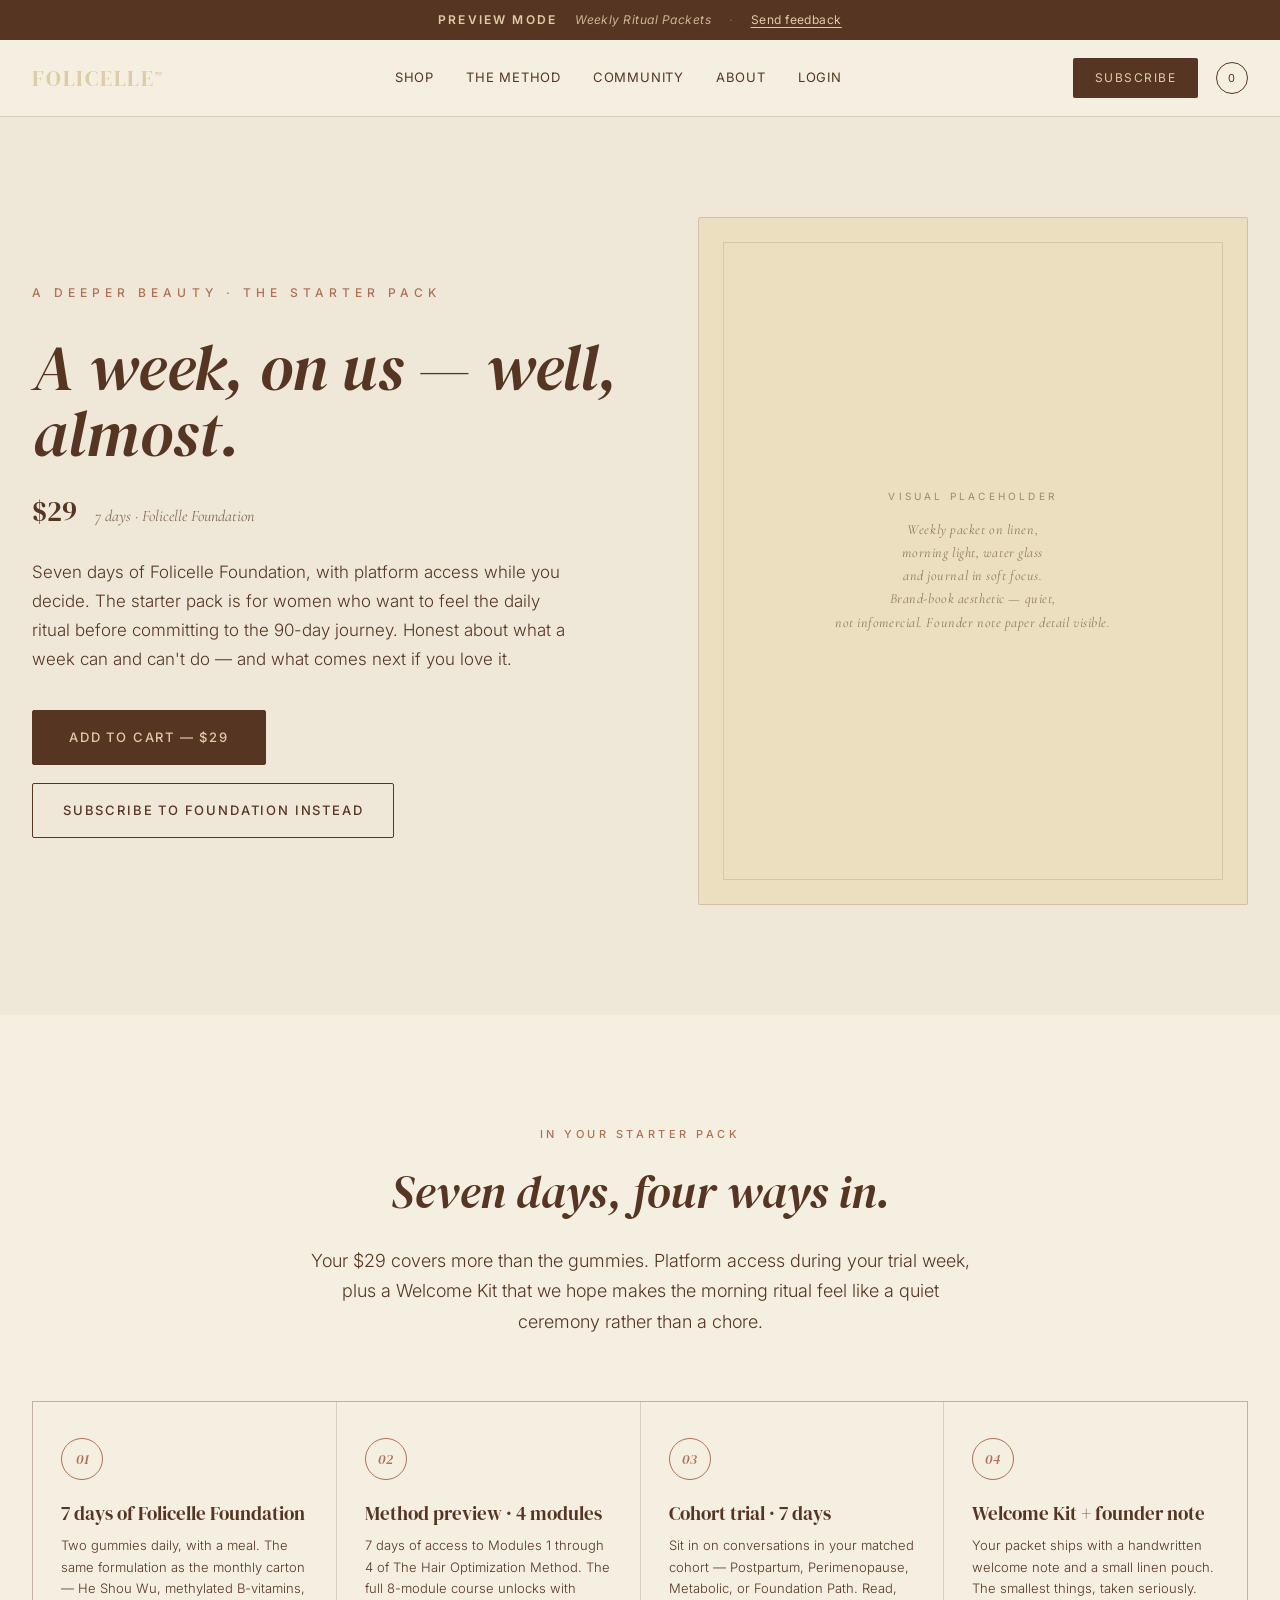
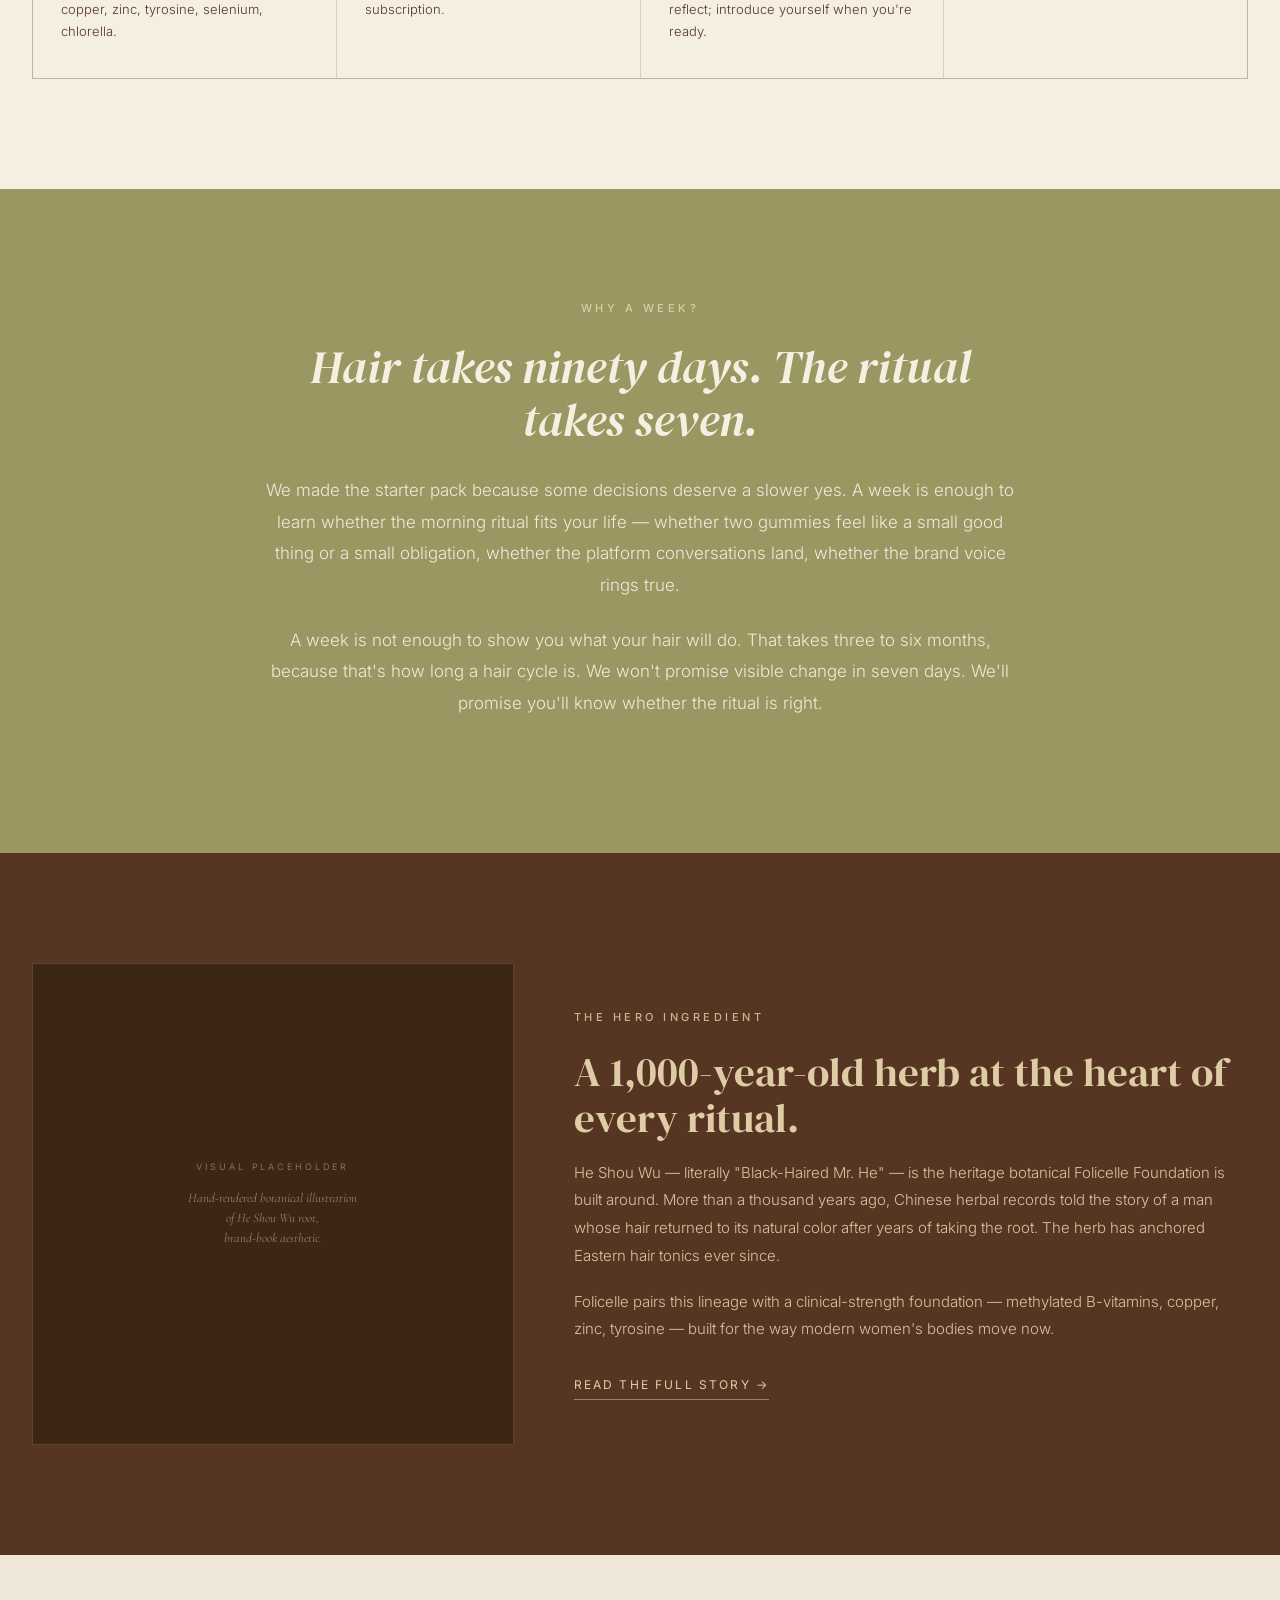
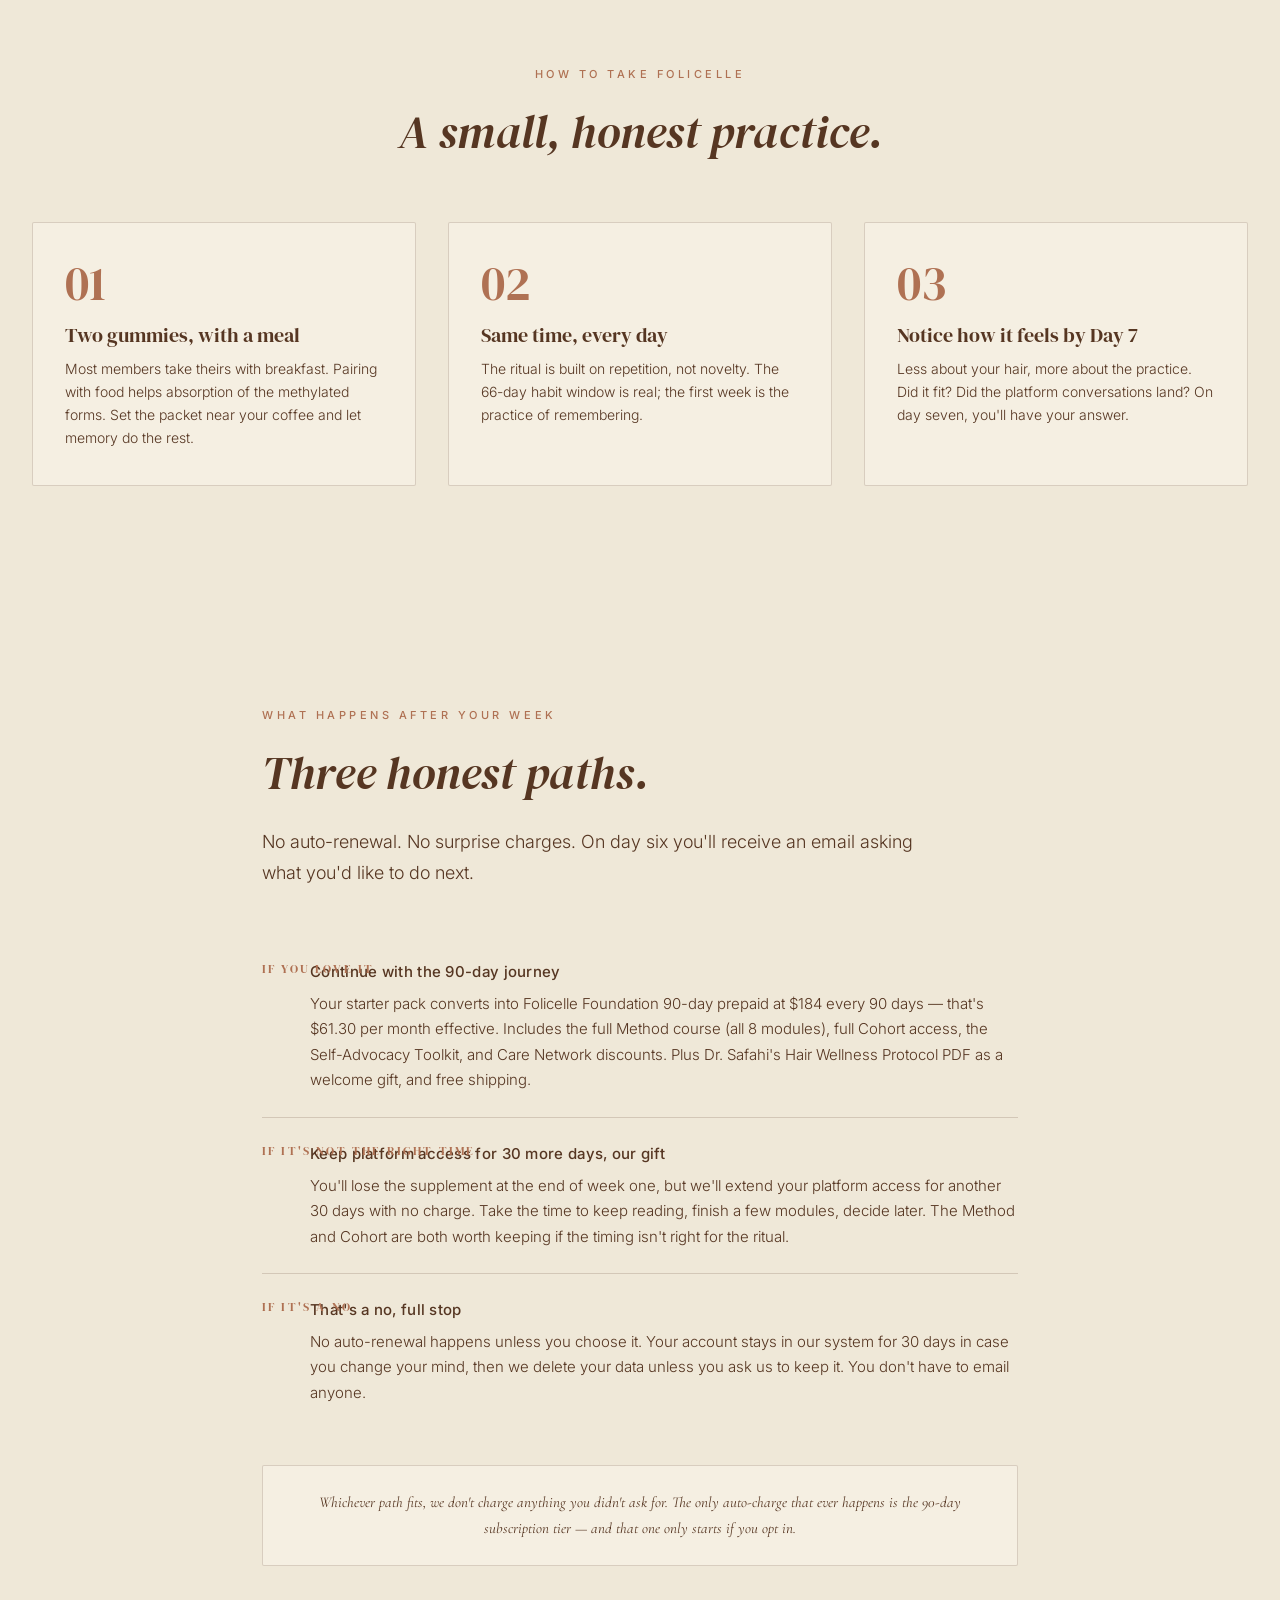
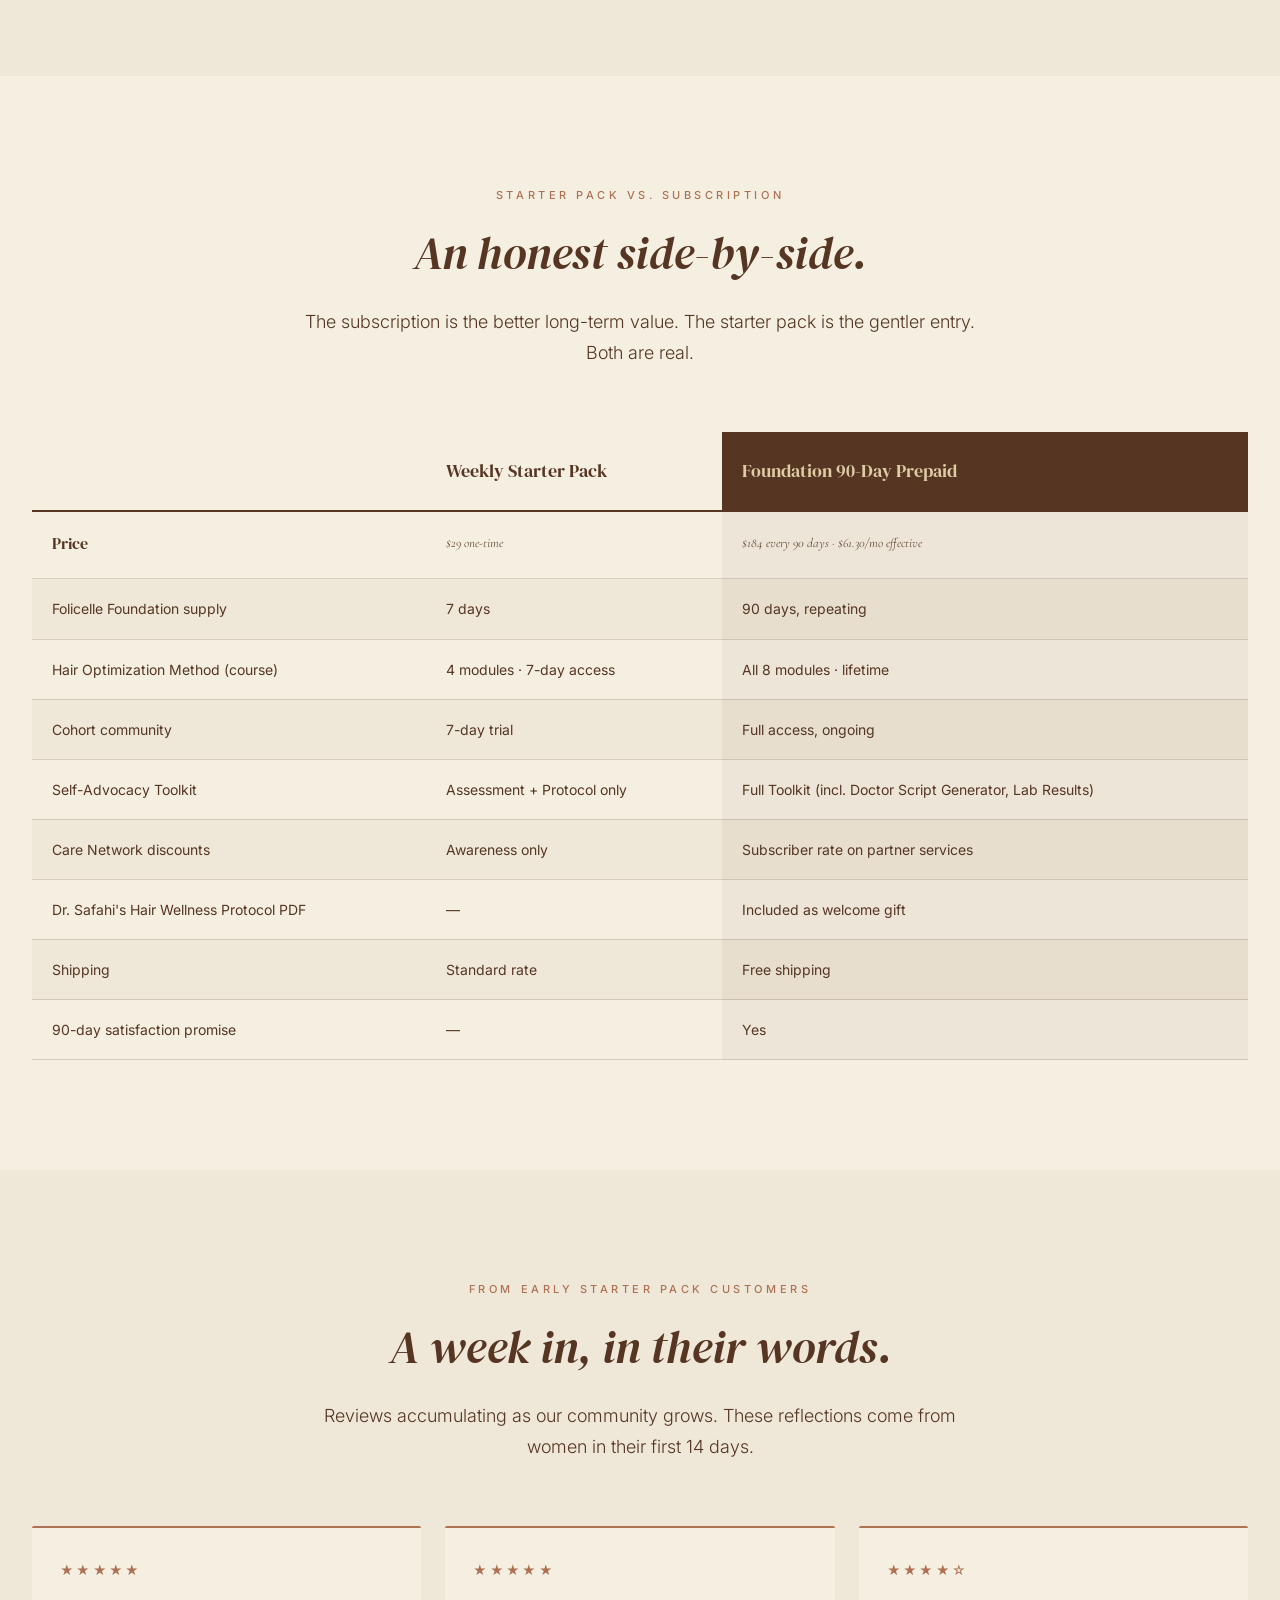
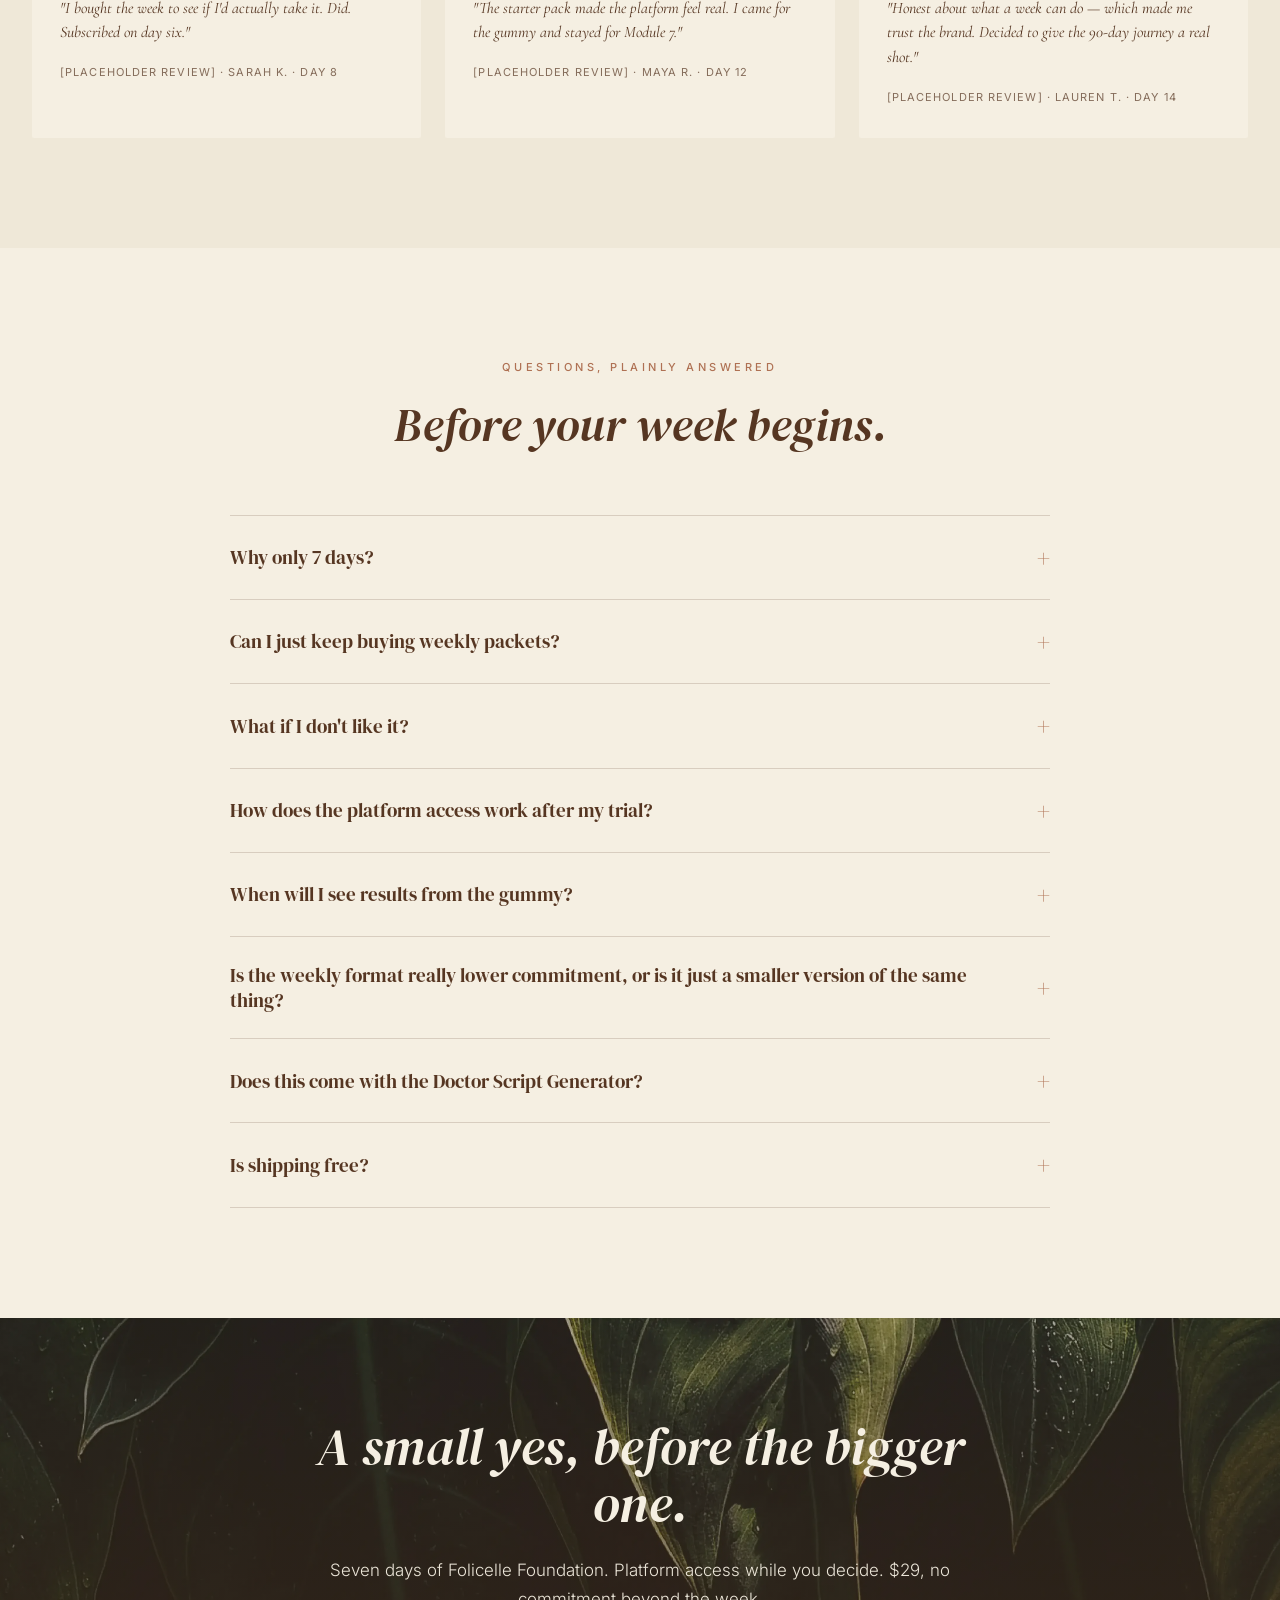
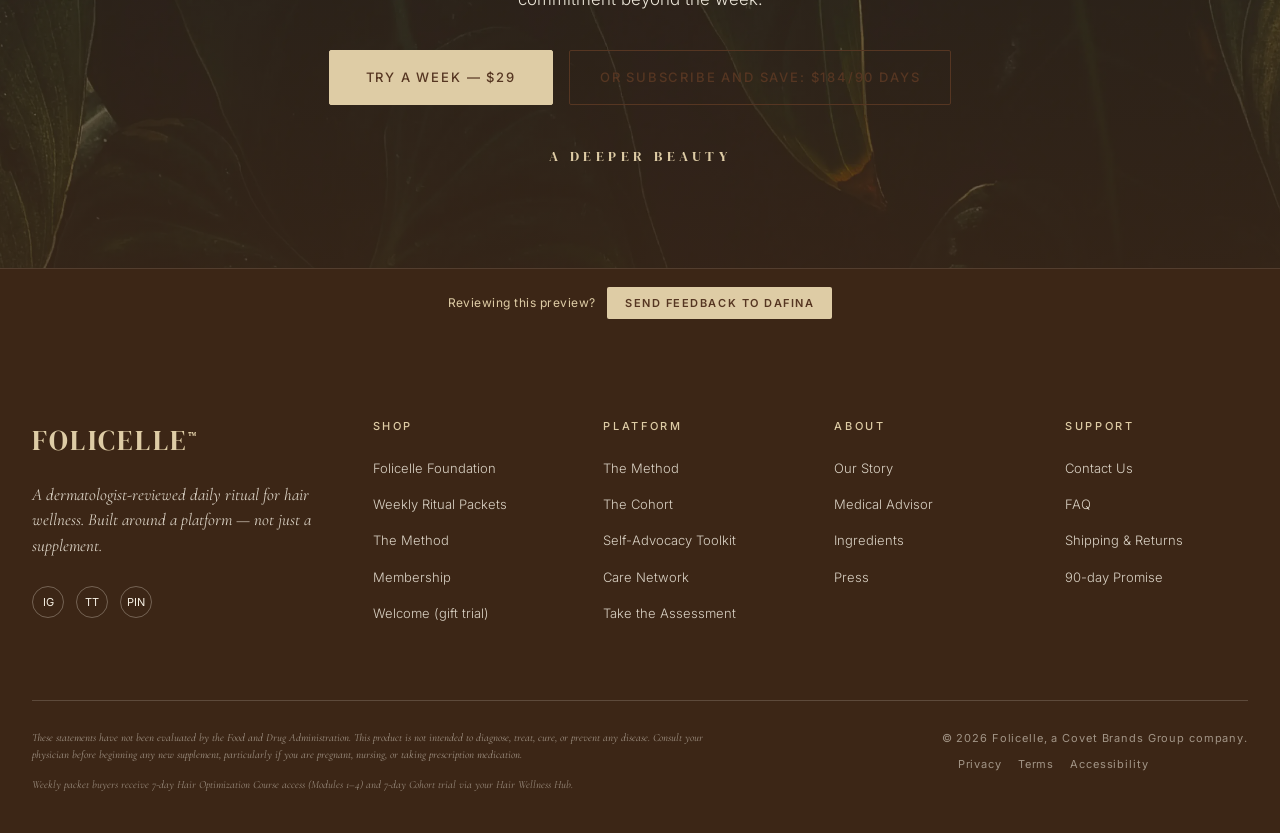
<file: product/weekly/index.html>
<!DOCTYPE html>
<html lang="en">
<head>
<meta charset="UTF-8">
<meta name="viewport" content="width=device-width, initial-scale=1.0">
<title>Folicelle — Weekly Ritual Packets</title>
<meta name="description" content="A 7-day starter pack — try the Folicelle ritual for one week before committing to a 90-day journey.">
<meta name="robots" content="noindex, nofollow, noarchive, nosnippet">
<meta name="googlebot" content="noindex, nofollow">
<link rel="preconnect" href="https://fonts.googleapis.com">
<link rel="preconnect" href="https://fonts.gstatic.com" crossorigin>
<link href="https://fonts.googleapis.com/css2?family=Cormorant+Garamond:ital,wght@0,300;0,400;0,500;0,600;1,300;1,400;1,500&family=DM+Serif+Display:ital@0;1&family=Inter:wght@300;400;500;600&display=swap" rel="stylesheet">
<link rel="stylesheet" href="../../css/prototype.css">
<style>
:root {
  --brown:#563622; --terracotta:#AF7153; --ancestral-gold:#DECCA5;
  --moss-green:#9A9762; --moss-deep:#7E7B4E; --cream:#F5EFE2;
  --cream-soft:#EFE8D8; --gold-light:#ECDFC0; --brown-deep:#3C2616;
  --line:rgba(86,54,34,0.18);
  --display:'DM Serif Display','Canela',Georgia,serif;
  --serif:'Cormorant Garamond','Canela',Georgia,serif;
  --sans:'Inter','Apercu Pro',-apple-system,system-ui,sans-serif;
}
*{box-sizing:border-box;margin:0;padding:0;}
html{scroll-behavior:smooth;}
body{font-family:var(--sans);font-weight:400;font-size:16px;line-height:1.65;color:var(--brown);background:var(--cream);-webkit-font-smoothing:antialiased;}
img{max-width:100%;height:auto;display:block;}
.container{max-width:1280px;margin:0 auto;padding:0 32px;}
.container-narrow{max-width:920px;margin:0 auto;padding:0 32px;}

.nav{position:sticky;top:0;z-index:100;background:var(--cream);border-bottom:1px solid var(--line);padding:18px 0;}
.nav-inner{display:flex;align-items:center;justify-content:space-between;max-width:1280px;margin:0 auto;padding:0 32px;}
.nav-wordmark{font-family:var(--display);font-size:22px;letter-spacing:0.08em;color:var(--ancestral-gold);text-transform:uppercase;text-decoration:none;}
.nav-wordmark sup{font-size:9px;vertical-align:super;}
.nav-links{display:flex;gap:32px;}
.nav-links a{color:var(--brown);text-decoration:none;font-size:13px;letter-spacing:0.06em;text-transform:uppercase;}
.nav-links a:hover{color:var(--terracotta);}
.nav-right{display:flex;gap:18px;align-items:center;}
.nav-cta{background:var(--brown);color:var(--ancestral-gold);padding:10px 22px;border-radius:2px;font-size:12px;letter-spacing:0.12em;text-transform:uppercase;text-decoration:none;}
.nav-cta:hover{background:var(--terracotta);}
.nav-cart{width:32px;height:32px;border:1px solid var(--brown);border-radius:50%;display:flex;align-items:center;justify-content:center;font-size:11px;color:var(--brown);text-decoration:none;}
@media (max-width:880px){.nav-links{display:none;}}

.btn-primary{background:var(--brown);color:var(--ancestral-gold);padding:16px 36px;border-radius:2px;font-size:13px;letter-spacing:0.14em;text-transform:uppercase;text-decoration:none;font-weight:500;transition:all 0.25s;display:inline-block;border:1px solid var(--brown);}
.btn-primary:hover{background:var(--terracotta);border-color:var(--terracotta);}
.btn-secondary{background:transparent;color:var(--brown);padding:16px 30px;border-radius:2px;font-size:13px;letter-spacing:0.14em;text-transform:uppercase;text-decoration:none;font-weight:500;border:1px solid var(--brown);transition:all 0.25s;display:inline-block;}
.btn-secondary:hover{background:var(--brown);color:var(--ancestral-gold);}

/* HERO */
.hero{background:var(--cream-soft);padding:100px 0 110px;}
.hero-grid{display:grid;grid-template-columns:1.1fr 1fr;gap:60px;align-items:center;}
.hero-fh{font-family:var(--sans);font-weight:500;font-size:12px;letter-spacing:0.42em;text-transform:uppercase;color:var(--terracotta);margin-bottom:32px;}
.hero-headline{font-family:var(--display);font-style:italic;font-size:clamp(38px,5vw,64px);line-height:1.04;color:var(--brown);margin-bottom:20px;font-weight:400;}
.hero-price{font-family:var(--display);font-size:28px;color:var(--brown);margin-bottom:24px;}
.hero-price .crossout{font-family:var(--serif);font-style:italic;font-size:16px;color:var(--brown);opacity:0.7;margin-left:12px;font-weight:400;}
.hero-sub{font-size:17px;line-height:1.7;color:var(--brown);margin-bottom:36px;max-width:540px;font-weight:300;}
.hero-ctas{display:flex;gap:18px;align-items:center;flex-wrap:wrap;}
.hero-visual{aspect-ratio:4/5;background:var(--gold-light);border-radius:2px;overflow:hidden;display:flex;align-items:center;justify-content:center;text-align:center;padding:40px;border:1px solid var(--line);position:relative;}
.hero-visual::before{content:"";position:absolute;inset:24px;border:1px solid rgba(86,54,34,0.15);}
.hero-visual-text{font-family:var(--serif);font-style:italic;font-size:14px;color:var(--brown);opacity:0.6;letter-spacing:0.04em;}
.hero-visual-text span.ph-tag{display:block;font-family:var(--sans);font-style:normal;font-size:10px;letter-spacing:0.32em;text-transform:uppercase;margin-bottom:14px;opacity:0.85;}
@media (max-width:920px){.hero{padding:60px 0 70px;}.hero-grid{grid-template-columns:1fr;gap:40px;}}

section.std{padding:110px 0;position:relative;}
section.std.tight{padding:80px 0;}
section.std.alt{background:var(--cream-soft);}
.section-eyebrow{font-family:var(--sans);font-size:11px;letter-spacing:0.32em;text-transform:uppercase;color:var(--terracotta);font-weight:500;margin-bottom:24px;}
.section-title{font-family:var(--display);font-weight:400;font-size:clamp(30px,3.6vw,48px);line-height:1.1;color:var(--brown);margin-bottom:28px;}
.section-title.italic{font-style:italic;}
.section-lead{font-size:18px;line-height:1.7;color:var(--brown);font-weight:300;max-width:680px;margin-bottom:48px;}
.section-header-center{text-align:center;margin-bottom:64px;}
.section-header-center .section-lead{margin:0 auto;}

/* WHAT'S INCLUDED — 4 cards */
.included-grid{display:grid;grid-template-columns:repeat(4,1fr);gap:1px;background:var(--line);border:1px solid var(--line);}
.included-card{background:var(--cream);padding:36px 28px;}
.included-icon{width:42px;height:42px;border:1px solid var(--terracotta);border-radius:50%;display:flex;align-items:center;justify-content:center;font-family:var(--display);color:var(--terracotta);font-size:14px;margin-bottom:22px;font-style:italic;}
.included-name{font-family:var(--display);font-size:19px;color:var(--brown);margin-bottom:10px;font-weight:400;line-height:1.2;}
.included-body{font-size:13px;line-height:1.65;color:var(--brown);font-weight:300;}
@media (max-width:980px){.included-grid{grid-template-columns:repeat(2,1fr);}}
@media (max-width:600px){.included-grid{grid-template-columns:1fr;}}

/* WHY A WEEK */
.why-week{background:var(--moss-green);color:var(--cream);}
.why-week .section-eyebrow{color:var(--ancestral-gold);}
.why-week-inner{max-width:820px;margin:0 auto;padding:0 32px;text-align:center;}
.why-week h2{font-family:var(--display);font-style:italic;font-size:clamp(30px,3.8vw,46px);line-height:1.15;color:var(--cream);margin-bottom:28px;font-weight:400;}
.why-week-body{font-size:17px;line-height:1.85;color:var(--cream);opacity:0.95;margin-bottom:24px;font-weight:300;}

/* HERITAGE COMPRESSED */
.heritage{background:var(--brown);color:var(--ancestral-gold);}
.heritage-grid{display:grid;grid-template-columns:1fr 1.4fr;gap:60px;align-items:center;}
.heritage-image{aspect-ratio:1/1;background:var(--brown-deep);display:flex;align-items:center;justify-content:center;padding:32px;border:1px solid rgba(222,204,165,0.18);}
.heritage-image-text{font-family:var(--serif);font-style:italic;font-size:13px;color:var(--ancestral-gold);opacity:0.55;text-align:center;line-height:1.55;}
.heritage-image-text span.ph-tag{display:block;font-family:var(--sans);font-style:normal;font-size:9px;letter-spacing:0.32em;text-transform:uppercase;margin-bottom:14px;opacity:0.85;}
.heritage-content .section-eyebrow{color:var(--ancestral-gold);opacity:0.85;}
.heritage h3{font-family:var(--display);font-size:clamp(28px,3.2vw,42px);color:var(--ancestral-gold);margin-bottom:18px;font-weight:400;line-height:1.1;}
.heritage-body{font-size:15px;line-height:1.85;color:var(--ancestral-gold);opacity:0.95;margin-bottom:18px;font-weight:300;}
.heritage-link{font-size:12px;letter-spacing:0.18em;text-transform:uppercase;color:var(--ancestral-gold);text-decoration:none;border-bottom:1px solid rgba(222,204,165,0.5);padding-bottom:4px;display:inline-block;margin-top:14px;}
.heritage-link:hover{color:var(--terracotta);border-color:var(--terracotta);}
@media (max-width:880px){.heritage-grid{grid-template-columns:1fr;gap:40px;}}

/* HOW TO TAKE — 3 steps */
.how-grid{display:grid;grid-template-columns:repeat(3,1fr);gap:32px;}
.how-step{padding:36px 32px;background:var(--cream);border:1px solid var(--line);border-radius:2px;}
.how-num{font-family:var(--display);font-size:48px;line-height:1;color:var(--terracotta);margin-bottom:16px;font-weight:400;}
.how-name{font-family:var(--display);font-size:20px;color:var(--brown);margin-bottom:10px;font-weight:400;line-height:1.2;}
.how-body{font-size:14px;line-height:1.65;color:var(--brown);font-weight:300;}
@media (max-width:880px){.how-grid{grid-template-columns:1fr;}}

/* WHAT HAPPENS AFTER — strategic moment */
.after{background:var(--cream-soft);}
.after-inner{max-width:820px;margin:0 auto;padding:0 32px;}
.after-list{list-style:none;}
.after-list li{padding:24px 0;border-top:1px solid var(--line);position:relative;padding-left:48px;}
.after-list li:first-child{border-top:none;}
.after-list li::before{content:attr(data-day);position:absolute;left:0;top:24px;font-family:var(--display);font-size:12px;color:var(--terracotta);letter-spacing:0.18em;text-transform:uppercase;font-weight:400;}
.after-list li strong{font-weight:500;font-family:var(--sans);font-size:15px;letter-spacing:0.02em;display:block;margin-bottom:6px;color:var(--brown);}
.after-list li p{font-size:15px;line-height:1.7;color:var(--brown);font-weight:300;}
.after-promise{margin-top:36px;padding:24px 28px;background:var(--cream);border:1px solid var(--line);border-radius:2px;font-family:var(--serif);font-style:italic;font-size:15px;line-height:1.7;color:var(--brown);text-align:center;}

/* COMPARISON TABLE */
.compare-table-wrap{overflow-x:auto;}
.compare-table{width:100%;border-collapse:collapse;background:var(--cream);font-size:14px;min-width:680px;}
.compare-table th,.compare-table td{text-align:left;padding:18px 20px;border-bottom:1px solid var(--line);vertical-align:top;}
.compare-table thead th{font-family:var(--display);font-size:18px;color:var(--brown);font-weight:400;border-bottom:2px solid var(--brown);padding:24px 20px;}
.compare-table thead th.featured{background:var(--brown);color:var(--ancestral-gold);}
.compare-table tbody tr:nth-child(even){background:var(--cream-soft);}
.compare-table .name{font-family:var(--display);font-size:16px;color:var(--brown);font-weight:400;display:block;margin-bottom:4px;}
.compare-table .price{font-family:var(--serif);font-style:italic;font-size:13px;color:var(--brown);opacity:0.85;}
.compare-table td.featured{background:rgba(86,54,34,0.05);}

/* REVIEWS */
.reviews-grid{display:grid;grid-template-columns:repeat(3,1fr);gap:24px;}
.review-card{background:var(--cream);padding:32px 28px;border-top:2px solid var(--terracotta);border-radius:2px;}
.review-stars{color:var(--terracotta);letter-spacing:0.18em;font-size:13px;margin-bottom:14px;}
.review-body{font-family:var(--serif);font-style:italic;font-size:16px;line-height:1.55;color:var(--brown);margin-bottom:18px;font-weight:400;}
.review-attr{font-size:11px;letter-spacing:0.1em;text-transform:uppercase;color:var(--brown);opacity:0.7;}
@media (max-width:880px){.reviews-grid{grid-template-columns:1fr;}}

/* FAQ */
.faq-list{max-width:820px;margin:40px auto 0;border-top:1px solid var(--line);}
.faq-item{border-bottom:1px solid var(--line);}
.faq-question{width:100%;background:none;border:none;text-align:left;padding:26px 0;display:flex;justify-content:space-between;align-items:center;gap:24px;cursor:pointer;font-family:var(--display);font-size:19px;line-height:1.3;color:var(--brown);font-weight:400;}
.faq-question:hover{color:var(--terracotta);}
.faq-toggle{font-family:var(--display);font-size:24px;color:var(--terracotta);transition:transform 0.3s;flex-shrink:0;}
.faq-item.open .faq-toggle{transform:rotate(45deg);}
.faq-answer{max-height:0;overflow:hidden;transition:max-height 0.4s ease,padding 0.4s ease;font-size:15px;line-height:1.75;color:var(--brown);font-weight:300;}
.faq-item.open .faq-answer{max-height:600px;padding-bottom:26px;}

/* FINAL CTA */
.final{position:relative;min-height:480px;display:flex;align-items:center;justify-content:center;text-align:center;overflow:hidden;padding:100px 32px;}
.final-bg{position:absolute;inset:0;z-index:0;}
.final-bg img{width:100%;height:100%;object-fit:cover;}
.final-bg::after{content:"";position:absolute;inset:0;background:linear-gradient(180deg,rgba(60,38,22,0.4) 0%,rgba(60,38,22,0.78) 100%);}
.final-content{position:relative;z-index:2;color:var(--cream);max-width:680px;}
.final h2{font-family:var(--display);font-style:italic;font-size:clamp(32px,4.5vw,52px);line-height:1.1;margin-bottom:24px;color:var(--cream);font-weight:400;}
.final p{font-size:17px;line-height:1.7;margin-bottom:36px;color:var(--cream);font-weight:300;opacity:0.95;}
.final .btn-primary{background:var(--ancestral-gold);color:var(--brown);border-color:var(--ancestral-gold);}
.final .btn-primary:hover{background:var(--terracotta);color:var(--cream);border-color:var(--terracotta);}
.final-footer-line{margin-top:40px;font-family:var(--display);font-size:14px;letter-spacing:0.32em;text-transform:uppercase;color:var(--ancestral-gold);}

/* FOOTER */
.footer{background:var(--brown-deep);color:var(--cream);padding:80px 0 40px;}
.footer-grid{display:grid;grid-template-columns:1.6fr repeat(4,1fr);gap:48px;margin-bottom:64px;}
.footer-brand-block{max-width:360px;}
.footer-wordmark{font-family:var(--display);font-size:28px;letter-spacing:0.08em;color:var(--ancestral-gold);text-transform:uppercase;margin-bottom:18px;display:block;text-decoration:none;}
.footer-wordmark sup{font-size:11px;vertical-align:super;}
.footer-tagline{font-family:var(--serif);font-style:italic;font-size:17px;color:var(--cream);opacity:0.85;margin-bottom:28px;line-height:1.5;}
.footer-col-title{font-family:var(--sans);font-size:11px;letter-spacing:0.24em;text-transform:uppercase;color:var(--ancestral-gold);margin-bottom:18px;font-weight:500;}
.footer-col ul{list-style:none;}
.footer-col li{margin-bottom:10px;}
.footer-col a{color:var(--cream);font-size:13px;text-decoration:none;font-weight:300;opacity:0.85;}
.footer-col a:hover{opacity:1;color:var(--ancestral-gold);}
.footer-bottom{border-top:1px solid rgba(245,239,226,0.18);padding-top:28px;display:flex;flex-wrap:wrap;gap:24px;justify-content:space-between;align-items:flex-start;}
.footer-disclaimer{font-family:var(--serif);font-style:italic;font-size:11px;line-height:1.6;color:var(--cream);opacity:0.55;max-width:700px;}
.tevello-note{font-family:var(--serif);font-style:italic;font-size:11px;color:var(--cream);opacity:0.5;margin-top:12px;line-height:1.6;}
.footer-meta{font-family:var(--sans);font-size:11px;letter-spacing:0.08em;color:var(--cream);opacity:0.55;}
.footer-meta a{color:var(--cream);text-decoration:none;margin-left:16px;}
.footer-social{display:flex;gap:12px;margin-top:18px;}
.footer-social a{width:32px;height:32px;border:1px solid rgba(245,239,226,0.3);border-radius:50%;display:flex;align-items:center;justify-content:center;color:var(--cream);text-decoration:none;font-size:11px;}
@media (max-width:1000px){.footer-grid{grid-template-columns:1fr 1fr;gap:40px;}}
@media (max-width:600px){.footer-grid{grid-template-columns:1fr;}.footer-bottom{flex-direction:column;}}
</style>
</head>
<body>

<div class="preview-banner">
  <strong>Preview Mode</strong>
  <em>Weekly Ritual Packets</em>
  <span class="pb-divider">·</span>
  <a href="mailto:dafina@covetandmane.com?subject=Folicelle%20Preview%20Feedback%20%E2%80%94%20Weekly&body=Page%3A%20Weekly%20Packets%0A%0AYour%20feedback%3A%0A">Send feedback</a>
</div>

<nav class="nav">
  <div class="nav-inner">
    <a href="../../index.html" class="nav-wordmark">FOLICELLE<sup>™</sup></a>
    <div class="nav-links">
      <a href="../foundation.html">Shop</a>
      <a href="../../method.html">The Method</a>
      <a href="../../community/">Community</a>
      <a href="../../coming-soon.html">About</a>
      <a href="../../coming-soon.html">Login</a>
    </div>
    <button class="nav-hamburger" aria-label="Open menu"><span></span><span></span><span></span></button>
    <div class="nav-right">
      <a href="../foundation.html" class="nav-cta">Subscribe</a>
      <a href="../../coming-soon.html" class="nav-cart">0</a>
    </div>
  </div>
</nav>

<div class="mobile-menu-overlay"></div>
<div class="mobile-menu" role="navigation" aria-label="Mobile menu">
  <button class="mobile-menu-close" aria-label="Close menu">×</button>
  <a href="../foundation.html">Shop</a>
  <a href="../../method.html">The Method</a>
  <a href="../../community/">Community</a>
  <a href="../../toolkit/">Toolkit</a>
  <a href="../../care-network/">Care Network</a>
  <a href="../../coming-soon.html">About</a>
  <a href="../../coming-soon.html">Login</a>
  <a href="../foundation.html" class="mobile-menu-cta">Subscribe</a>
</div>

<!-- HERO -->
<section class="hero">
  <div class="container">
    <div class="hero-grid">
      <div>
        <div class="hero-fh">A&nbsp;DEEPER&nbsp;BEAUTY · THE STARTER PACK</div>
        <h1 class="hero-headline">A week, on us — well, almost.</h1>
        <p class="hero-price">$29 <span class="crossout">7 days · Folicelle Foundation</span></p>
        <p class="hero-sub">
          Seven days of Folicelle Foundation, with platform access while you decide. The starter pack is for women who want to feel the daily ritual before committing to the 90-day journey. Honest about what a week can and can't do — and what comes next if you love it.
        </p>
        <div class="hero-ctas">
          <a href="#cart" class="btn-primary">Add to Cart — $29</a>
          <a href="../foundation.html" class="btn-secondary">Subscribe to Foundation Instead</a>
        </div>
      </div>
      <div class="hero-visual">
        <div class="hero-visual-text">
          <span class="ph-tag">Visual Placeholder</span>
          <em>Weekly packet on linen,<br>morning light, water glass<br>and journal in soft focus.<br>Brand-book aesthetic — quiet,<br>not infomercial. Founder note paper detail visible.</em>
        </div>
      </div>
    </div>
  </div>
</section>

<!-- WHAT'S INCLUDED -->
<section class="std">
  <div class="container">
    <div class="section-header-center">
      <div class="section-eyebrow">In your starter pack</div>
      <h2 class="section-title italic">Seven days, four ways in.</h2>
      <p class="section-lead">
        Your $29 covers more than the gummies. Platform access during your trial week, plus a Welcome Kit that we hope makes the morning ritual feel like a quiet ceremony rather than a chore.
      </p>
    </div>

    <div class="included-grid">
      <div class="included-card">
        <div class="included-icon">01</div>
        <h3 class="included-name">7 days of Folicelle Foundation</h3>
        <p class="included-body">Two gummies daily, with a meal. The same formulation as the monthly carton — He Shou Wu, methylated B-vitamins, copper, zinc, tyrosine, selenium, chlorella.</p>
      </div>
      <div class="included-card">
        <div class="included-icon">02</div>
        <h3 class="included-name">Method preview · 4 modules</h3>
        <p class="included-body">7 days of access to Modules 1 through 4 of The Hair Optimization Method. The full 8-module course unlocks with subscription.</p>
      </div>
      <div class="included-card">
        <div class="included-icon">03</div>
        <h3 class="included-name">Cohort trial · 7 days</h3>
        <p class="included-body">Sit in on conversations in your matched cohort — Postpartum, Perimenopause, Metabolic, or Foundation Path. Read, reflect; introduce yourself when you're ready.</p>
      </div>
      <div class="included-card">
        <div class="included-icon">04</div>
        <h3 class="included-name">Welcome Kit + founder note</h3>
        <p class="included-body">Your packet ships with a handwritten welcome note and a small linen pouch. The smallest things, taken seriously.</p>
      </div>
    </div>
  </div>
</section>

<!-- WHY A WEEK -->
<section class="std why-week">
  <div class="why-week-inner">
    <div class="section-eyebrow">Why a week?</div>
    <h2>Hair takes ninety days. The ritual takes seven.</h2>
    <p class="why-week-body">
      We made the starter pack because some decisions deserve a slower yes. A week is enough to learn whether the morning ritual fits your life — whether two gummies feel like a small good thing or a small obligation, whether the platform conversations land, whether the brand voice rings true.
    </p>
    <p class="why-week-body">
      A week is not enough to show you what your hair will do. That takes three to six months, because that's how long a hair cycle is. We won't promise visible change in seven days. We'll promise you'll know whether the ritual is right.
    </p>
  </div>
</section>

<!-- HERITAGE COMPRESSED -->
<section class="std heritage">
  <div class="container">
    <div class="heritage-grid">
      <div class="heritage-image">
        <div class="heritage-image-text">
          <span class="ph-tag">Visual Placeholder</span>
          <em>Hand-rendered botanical illustration<br>of He Shou Wu root,<br>brand-book aesthetic.</em>
        </div>
      </div>
      <div class="heritage-content">
        <div class="section-eyebrow">The hero ingredient</div>
        <h3>A 1,000-year-old herb at the heart of every ritual.</h3>
        <p class="heritage-body">
          He Shou Wu — literally "Black-Haired Mr. He" — is the heritage botanical Folicelle Foundation is built around. More than a thousand years ago, Chinese herbal records told the story of a man whose hair returned to its natural color after years of taking the root. The herb has anchored Eastern hair tonics ever since.
        </p>
        <p class="heritage-body">
          Folicelle pairs this lineage with a clinical-strength foundation — methylated B-vitamins, copper, zinc, tyrosine — built for the way modern women's bodies move now.
        </p>
        <a href="../../method.html#modules" class="heritage-link">Read the full story →</a>
      </div>
    </div>
  </div>
</section>

<!-- HOW TO TAKE -->
<section class="std alt">
  <div class="container">
    <div class="section-header-center">
      <div class="section-eyebrow">How to take Folicelle</div>
      <h2 class="section-title italic">A small, honest practice.</h2>
    </div>

    <div class="how-grid">
      <div class="how-step">
        <div class="how-num">01</div>
        <h3 class="how-name">Two gummies, with a meal</h3>
        <p class="how-body">Most members take theirs with breakfast. Pairing with food helps absorption of the methylated forms. Set the packet near your coffee and let memory do the rest.</p>
      </div>
      <div class="how-step">
        <div class="how-num">02</div>
        <h3 class="how-name">Same time, every day</h3>
        <p class="how-body">The ritual is built on repetition, not novelty. The 66-day habit window is real; the first week is the practice of remembering.</p>
      </div>
      <div class="how-step">
        <div class="how-num">03</div>
        <h3 class="how-name">Notice how it feels by Day 7</h3>
        <p class="how-body">Less about your hair, more about the practice. Did it fit? Did the platform conversations land? On day seven, you'll have your answer.</p>
      </div>
    </div>
  </div>
</section>

<!-- WHAT HAPPENS AFTER -->
<section class="std after">
  <div class="after-inner">
    <div class="section-eyebrow">What happens after your week</div>
    <h2 class="section-title italic">Three honest paths.</h2>
    <p class="section-lead">
      No auto-renewal. No surprise charges. On day six you'll receive an email asking what you'd like to do next.
    </p>

    <ul class="after-list">
      <li data-day="If you love it">
        <strong>Continue with the 90-day journey</strong>
        <p>Your starter pack converts into Folicelle Foundation 90-day prepaid at $184 every 90 days — that's $61.30 per month effective. Includes the full Method course (all 8 modules), full Cohort access, the Self-Advocacy Toolkit, and Care Network discounts. Plus Dr. Safahi's Hair Wellness Protocol PDF as a welcome gift, and free shipping.</p>
      </li>
      <li data-day="If it's not the right time">
        <strong>Keep platform access for 30 more days, our gift</strong>
        <p>You'll lose the supplement at the end of week one, but we'll extend your platform access for another 30 days with no charge. Take the time to keep reading, finish a few modules, decide later. The Method and Cohort are both worth keeping if the timing isn't right for the ritual.</p>
      </li>
      <li data-day="If it's a no">
        <strong>That's a no, full stop</strong>
        <p>No auto-renewal happens unless you choose it. Your account stays in our system for 30 days in case you change your mind, then we delete your data unless you ask us to keep it. You don't have to email anyone.</p>
      </li>
    </ul>

    <p class="after-promise">
      Whichever path fits, we don't charge anything you didn't ask for. The only auto-charge that ever happens is the 90-day subscription tier — and that one only starts if you opt in.
    </p>
  </div>
</section>

<!-- COMPARISON -->
<section class="std">
  <div class="container">
    <div class="section-header-center">
      <div class="section-eyebrow">Starter Pack vs. Subscription</div>
      <h2 class="section-title italic">An honest side-by-side.</h2>
      <p class="section-lead">
        The subscription is the better long-term value. The starter pack is the gentler entry. Both are real.
      </p>
    </div>

    <div class="compare-table-wrap">
      <table class="compare-table">
        <thead>
          <tr>
            <th></th>
            <th>Weekly Starter Pack</th>
            <th class="featured">Foundation 90-Day Prepaid</th>
          </tr>
        </thead>
        <tbody>
          <tr><td><span class="name">Price</span></td><td><span class="price">$29 one-time</span></td><td class="featured"><span class="price">$184 every 90 days · $61.30/mo effective</span></td></tr>
          <tr><td>Folicelle Foundation supply</td><td>7 days</td><td class="featured">90 days, repeating</td></tr>
          <tr><td>Hair Optimization Method (course)</td><td>4 modules · 7-day access</td><td class="featured">All 8 modules · lifetime</td></tr>
          <tr><td>Cohort community</td><td>7-day trial</td><td class="featured">Full access, ongoing</td></tr>
          <tr><td>Self-Advocacy Toolkit</td><td>Assessment + Protocol only</td><td class="featured">Full Toolkit (incl. Doctor Script Generator, Lab Results)</td></tr>
          <tr><td>Care Network discounts</td><td>Awareness only</td><td class="featured">Subscriber rate on partner services</td></tr>
          <tr><td>Dr. Safahi's Hair Wellness Protocol PDF</td><td>—</td><td class="featured">Included as welcome gift</td></tr>
          <tr><td>Shipping</td><td>Standard rate</td><td class="featured">Free shipping</td></tr>
          <tr><td>90-day satisfaction promise</td><td>—</td><td class="featured">Yes</td></tr>
        </tbody>
      </table>
    </div>
  </div>
</section>

<!-- REVIEWS -->
<section class="std alt">
  <div class="container">
    <div class="section-header-center">
      <div class="section-eyebrow">From early starter pack customers</div>
      <h2 class="section-title italic">A week in, in their words.</h2>
      <p class="section-lead">
        Reviews accumulating as our community grows. These reflections come from women in their first 14 days.
      </p>
    </div>

    <div class="reviews-grid">
      <div class="review-card">
        <div class="review-stars">★★★★★</div>
        <p class="review-body">"I bought the week to see if I'd actually take it. Did. Subscribed on day six."</p>
        <div class="review-attr">[Placeholder review] · Sarah K. · Day 8</div>
      </div>
      <div class="review-card">
        <div class="review-stars">★★★★★</div>
        <p class="review-body">"The starter pack made the platform feel real. I came for the gummy and stayed for Module 7."</p>
        <div class="review-attr">[Placeholder review] · Maya R. · Day 12</div>
      </div>
      <div class="review-card">
        <div class="review-stars">★★★★☆</div>
        <p class="review-body">"Honest about what a week can do — which made me trust the brand. Decided to give the 90-day journey a real shot."</p>
        <div class="review-attr">[Placeholder review] · Lauren T. · Day 14</div>
      </div>
    </div>
  </div>
</section>

<!-- FAQ -->
<section class="std">
  <div class="container">
    <div class="section-header-center">
      <div class="section-eyebrow">Questions, plainly answered</div>
      <h2 class="section-title italic">Before your week begins.</h2>
    </div>

    <div class="faq-list">

      <div class="faq-item">
        <button class="faq-question"><span>Why only 7 days?</span><span class="faq-toggle">+</span></button>
        <div class="faq-answer"><p>Seven days is enough to feel whether the morning ritual fits your life. It is not enough to show visible hair change — that takes three to six months because that's how long a hair cycle is. The starter pack is honest about what a week is for: deciding if the daily practice belongs in your life, not whether the supplement "works."</p></div>
      </div>

      <div class="faq-item">
        <button class="faq-question"><span>Can I just keep buying weekly packets?</span><span class="faq-toggle">+</span></button>
        <div class="faq-answer"><p>You can, technically. But the 90-day prepaid subscription is meaningfully better value — $61.30 effective per month vs. roughly $116 if you bought four packets a month at $29 each — and it includes the full Method, full Toolkit, full Cohort, and Care Network. We'll prompt you to upgrade after your first week, but we don't block re-purchase.</p></div>
      </div>

      <div class="faq-item">
        <button class="faq-question"><span>What if I don't like it?</span><span class="faq-toggle">+</span></button>
        <div class="faq-answer"><p>Then you don't continue. The starter pack is one-time; nothing auto-renews unless you opt in. We'd love to hear what didn't fit — write to support — but you owe us nothing beyond the $29.</p></div>
      </div>

      <div class="faq-item">
        <button class="faq-question"><span>How does the platform access work after my trial?</span><span class="faq-toggle">+</span></button>
        <div class="faq-answer"><p>Your 7-day platform access expires at the end of week one. If you don't subscribe to Foundation, we extend your access for an additional 30 days as a gift — partial Method modules and the Cohort trial stay open, with a soft prompt at day 30 about Foundation, the Membership tier, or the standalone Method.</p></div>
      </div>

      <div class="faq-item">
        <button class="faq-question"><span>When will I see results from the gummy?</span><span class="faq-toggle">+</span></button>
        <div class="faq-answer"><p>Three to six months for visible changes from any nutritional shift, because hair grows in cycles. Some women report subtle texture or quality differences earlier; some take the full six months. The Method walks through realistic timing in detail.</p></div>
      </div>

      <div class="faq-item">
        <button class="faq-question"><span>Is the weekly format really lower commitment, or is it just a smaller version of the same thing?</span><span class="faq-toggle">+</span></button>
        <div class="faq-answer"><p>Honestly: it's both. The formulation is identical to the monthly carton — same gummies, same dosage. What's different is the platform access (limited to 7 days during the trial, with course modules 1–4 instead of all 8) and the price-per-day economics. We made the starter pack because some people need to feel the practice before they commit, not because it's a different product.</p></div>
      </div>

      <div class="faq-item">
        <button class="faq-question"><span>Does this come with the Doctor Script Generator?</span><span class="faq-toggle">+</span></button>
        <div class="faq-answer"><p>The basic Toolkit (assessment and starting protocol) is included with the starter pack. The Doctor Script Generator and Lab Results Module are part of the full Toolkit, available with the Foundation subscription or the standalone Method. If the Doctor Script is what you most want, the $79 Method is the most direct path.</p></div>
      </div>

      <div class="faq-item">
        <button class="faq-question"><span>Is shipping free?</span><span class="faq-toggle">+</span></button>
        <div class="faq-answer"><p>Standard shipping rate applies on the starter pack. Free shipping is included with the Foundation 90-day prepaid subscription only — that's part of why the subscription is better long-term value.</p></div>
      </div>

    </div>
  </div>
</section>

<!-- FINAL CTA -->
<section class="final" id="cart">
  <div class="final-bg"><img src="../../images/leaves.webp" alt=""></div>
  <div class="final-content">
    <h2>A small yes, before the bigger one.</h2>
    <p>Seven days of Folicelle Foundation. Platform access while you decide. $29, no commitment beyond the week.</p>
    <div style="display:flex;gap:16px;justify-content:center;flex-wrap:wrap;">
      <a href="#cart" class="btn-primary">Try a Week — $29</a>
      <a href="../foundation.html" class="btn-secondary">Or subscribe and save: $184/90 days</a>
    </div>
    <div class="final-footer-line">A&nbsp;Deeper&nbsp;Beauty</div>
  </div>
</section>

<div class="send-feedback-block">
  Reviewing this preview? <a href="mailto:dafina@covetandmane.com?subject=Folicelle%20Preview%20Feedback%20%E2%80%94%20Weekly&body=Page%3A%20Weekly%20Packets%0A%0AYour%20feedback%3A%0A">Send feedback to Dafina</a>
</div>

<!-- FOOTER -->
<footer class="footer">
  <div class="container">
    <div class="footer-grid">
      <div class="footer-brand-block">
        <a href="../../index.html" class="footer-wordmark">FOLICELLE<sup>™</sup></a>
        <p class="footer-tagline">A dermatologist-reviewed daily ritual for hair wellness. Built around a platform — not just a supplement.</p>
        <div class="footer-social">
          <a href="#" aria-label="Instagram">IG</a>
          <a href="#" aria-label="TikTok">TT</a>
          <a href="#" aria-label="Pinterest">PIN</a>
        </div>
      </div>
      <div class="footer-col">
        <div class="footer-col-title">Shop</div>
        <ul>
          <li><a href="../foundation.html">Folicelle Foundation</a></li>
          <li><a href="index.html">Weekly Ritual Packets</a></li>
          <li><a href="../../method.html">The Method</a></li>
          <li><a href="../../membership/">Membership</a></li>
          <li><a href="../../welcome/">Welcome (gift trial)</a></li>
        </ul>
      </div>
      <div class="footer-col">
        <div class="footer-col-title">Platform</div>
        <ul>
          <li><a href="../../method.html">The Method</a></li>
          <li><a href="../../community/">The Cohort</a></li>
          <li><a href="../../toolkit/">Self-Advocacy Toolkit</a></li>
          <li><a href="../../care-network/">Care Network</a></li>
          <li><a href="../../assessment/">Take the Assessment</a></li>
        </ul>
      </div>
      <div class="footer-col">
        <div class="footer-col-title">About</div>
        <ul>
          <li><a href="../../coming-soon.html">Our Story</a></li>
          <li><a href="../../coming-soon.html">Medical Advisor</a></li>
          <li><a href="../../coming-soon.html">Ingredients</a></li>
          <li><a href="../../coming-soon.html">Press</a></li>
        </ul>
      </div>
      <div class="footer-col">
        <div class="footer-col-title">Support</div>
        <ul>
          <li><a href="../../coming-soon.html">Contact Us</a></li>
          <li><a href="../../coming-soon.html">FAQ</a></li>
          <li><a href="../../coming-soon.html">Shipping &amp; Returns</a></li>
          <li><a href="../../coming-soon.html">90-day Promise</a></li>
        </ul>
      </div>
    </div>
    <div class="footer-bottom">
      <div>
        <p class="footer-disclaimer">
          These statements have not been evaluated by the Food and Drug Administration. This product is not intended to diagnose, treat, cure, or prevent any disease. Consult your physician before beginning any new supplement, particularly if you are pregnant, nursing, or taking prescription medication.
        </p>
        <p class="tevello-note">Weekly packet buyers receive 7-day Hair Optimization Course access (Modules 1–4) and 7-day Cohort trial via your Hair Wellness Hub.</p>
      </div>
      <div>
        <div class="footer-meta">© 2026 Folicelle, a Covet Brands Group company.</div>
        <div class="footer-meta" style="margin-top:8px;">
          <a href="../../coming-soon.html">Privacy</a><a href="../../coming-soon.html">Terms</a><a href="../../coming-soon.html">Accessibility</a>
        </div>
      </div>
    </div>
  </div>
</footer>

<script src="../../js/prototype.js" defer></script>
<script>
document.querySelectorAll('.faq-question').forEach(btn => {
  btn.addEventListener('click', () => {
    const item = btn.closest('.faq-item');
    const open = item.classList.contains('open');
    document.querySelectorAll('.faq-item').forEach(i => i.classList.remove('open'));
    if (!open) item.classList.add('open');
  });
});
</script>
</body>
</html>
</file>
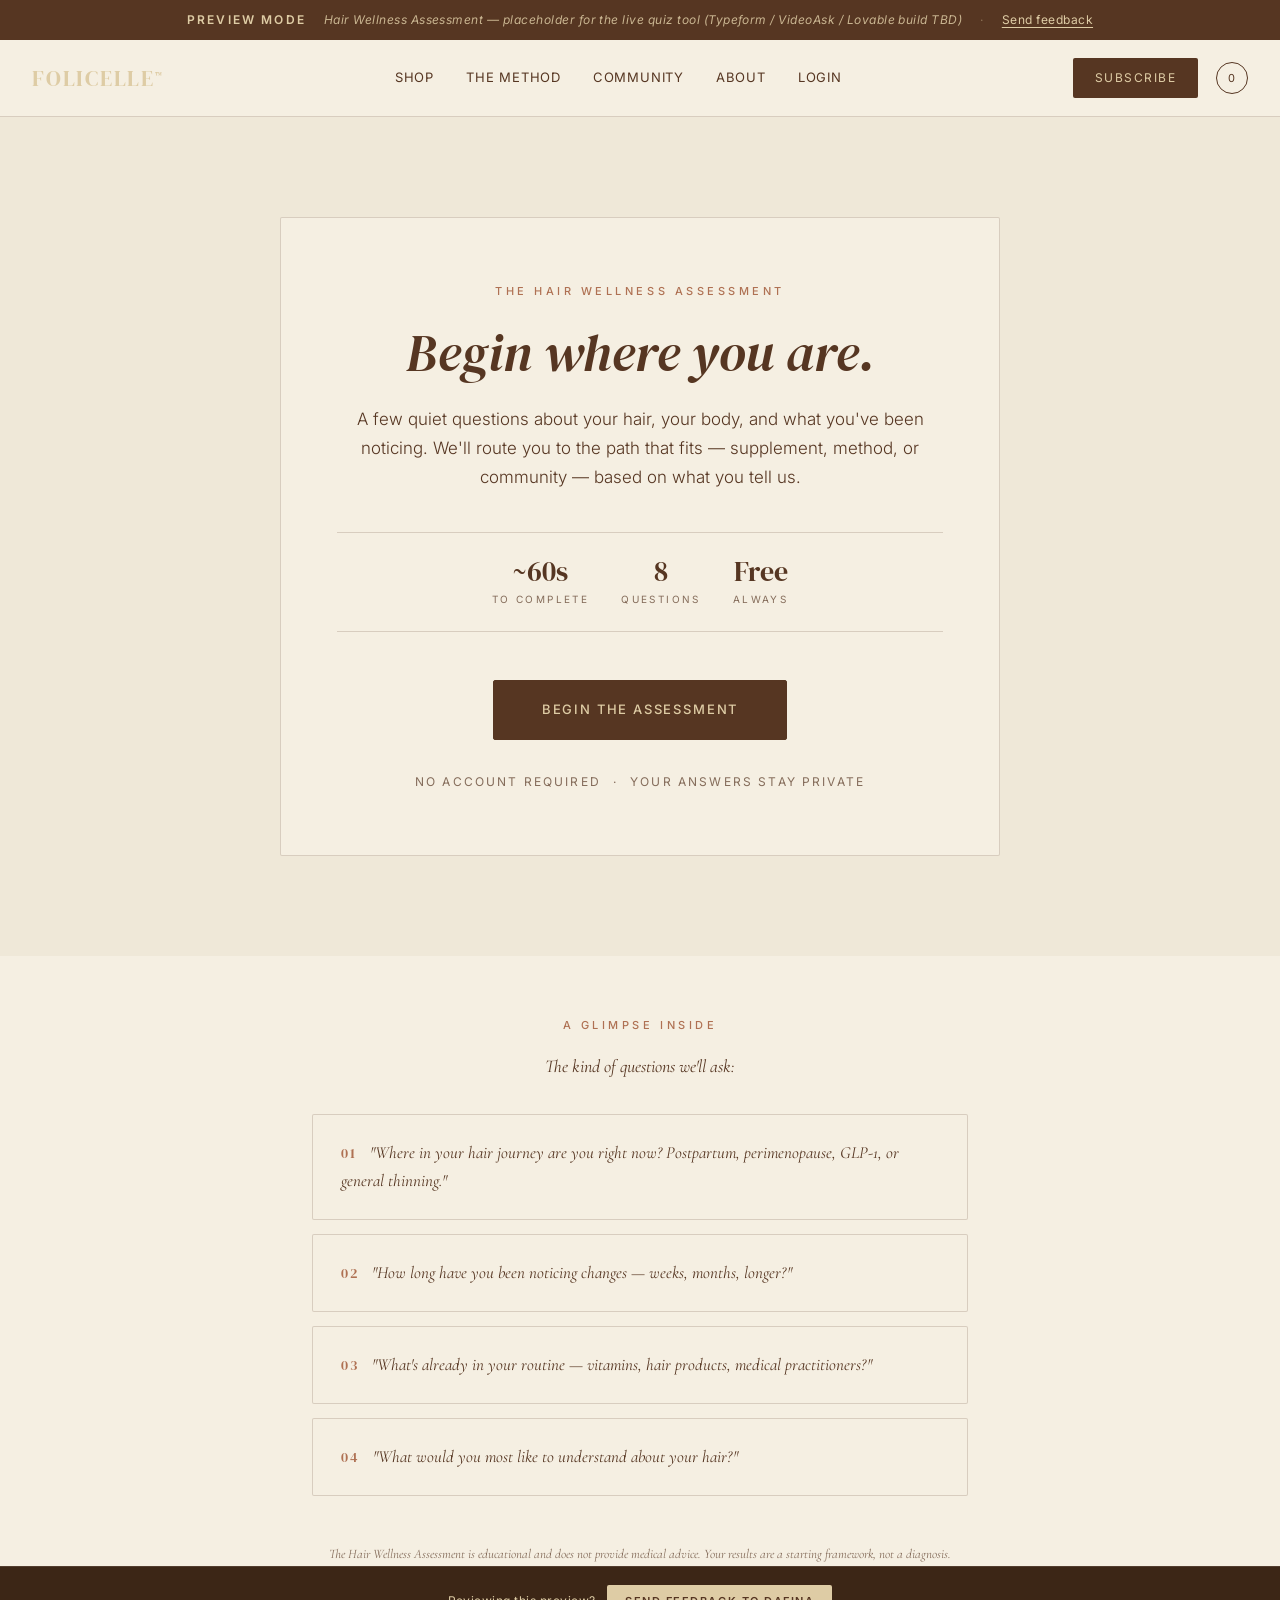
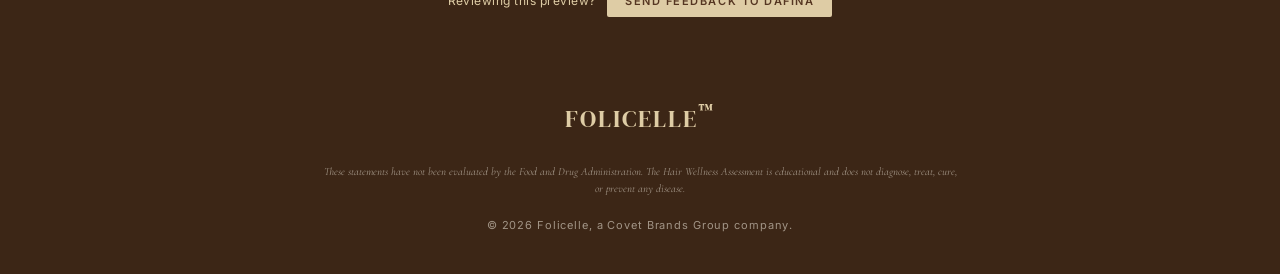
<file: assessment.html>
<!DOCTYPE html>
<html lang="en">
<head>
<meta charset="UTF-8">
<meta name="viewport" content="width=device-width, initial-scale=1.0">
<title>Folicelle — Hair Wellness Assessment</title>
<link rel="preconnect" href="https://fonts.googleapis.com">
<link rel="preconnect" href="https://fonts.gstatic.com" crossorigin>
<link href="https://fonts.googleapis.com/css2?family=Cormorant+Garamond:ital,wght@0,300;0,400;0,500;0,600;1,300;1,400;1,500&family=DM+Serif+Display:ital@0;1&family=Inter:wght@300;400;500;600&display=swap" rel="stylesheet">
<link rel="stylesheet" href="css/prototype.css">
<style>
:root {
  --brown:#563622; --terracotta:#AF7153; --ancestral-gold:#DECCA5;
  --moss-green:#9A9762; --moss-deep:#7E7B4E; --cream:#F5EFE2;
  --cream-soft:#EFE8D8; --gold-light:#ECDFC0; --brown-deep:#3C2616;
  --line:rgba(86,54,34,0.18);
  --display:'DM Serif Display',Georgia,serif;
  --serif:'Cormorant Garamond',Georgia,serif;
  --sans:'Inter',system-ui,sans-serif;
}
*{box-sizing:border-box;margin:0;padding:0;}
html{scroll-behavior:smooth;}
body{font-family:var(--sans);font-weight:400;font-size:16px;line-height:1.65;color:var(--brown);background:var(--cream);-webkit-font-smoothing:antialiased;}

/* NAV */
.nav{position:sticky;top:0;z-index:100;background:var(--cream);border-bottom:1px solid var(--line);padding:18px 0;}
.nav-inner{display:flex;align-items:center;justify-content:space-between;max-width:1280px;margin:0 auto;padding:0 32px;}
.nav-wordmark{font-family:var(--display);font-size:22px;letter-spacing:0.08em;color:var(--ancestral-gold);text-transform:uppercase;text-decoration:none;}
.nav-wordmark sup{font-size:9px;vertical-align:super;}
.nav-links{display:flex;gap:32px;}
.nav-links a{color:var(--brown);text-decoration:none;font-size:13px;letter-spacing:0.06em;text-transform:uppercase;}
.nav-links a:hover{color:var(--terracotta);}
.nav-right{display:flex;gap:18px;align-items:center;}
.nav-cta{background:var(--brown);color:var(--ancestral-gold);padding:10px 22px;border-radius:2px;font-size:12px;letter-spacing:0.12em;text-transform:uppercase;text-decoration:none;}
.nav-cta:hover{background:var(--terracotta);}
.nav-cart{width:32px;height:32px;border:1px solid var(--brown);border-radius:50%;display:flex;align-items:center;justify-content:center;font-size:11px;color:var(--brown);text-decoration:none;}
@media (max-width:880px){.nav-links{display:none;}}

/* ASSESSMENT INTRO */
.assessment-intro{
  min-height:calc(100vh - 200px);
  background:var(--cream-soft);
  display:flex;align-items:center;justify-content:center;
  padding:100px 32px;
}
.assessment-card{
  max-width:720px;
  background:var(--cream);
  border:1px solid var(--line);
  padding:64px 56px;
  border-radius:2px;
  text-align:center;
}
.assessment-eyebrow{
  font-family:var(--sans);font-size:11px;letter-spacing:0.32em;text-transform:uppercase;
  color:var(--terracotta);font-weight:500;margin-bottom:24px;
}
.assessment-headline{
  font-family:var(--display);font-style:italic;
  font-size:clamp(34px,4.5vw,52px);line-height:1.1;color:var(--brown);
  margin-bottom:24px;font-weight:400;
}
.assessment-sub{
  font-size:17px;line-height:1.7;color:var(--brown);font-weight:300;
  margin-bottom:40px;
}
.assessment-meta{
  display:flex;gap:32px;justify-content:center;flex-wrap:wrap;
  margin-bottom:48px;padding:24px 0;
  border-top:1px solid var(--line);border-bottom:1px solid var(--line);
}
.meta-item{text-align:center;}
.meta-num{font-family:var(--display);font-size:28px;color:var(--brown);line-height:1;margin-bottom:6px;}
.meta-label{font-family:var(--sans);font-size:10px;letter-spacing:0.24em;text-transform:uppercase;color:var(--brown);opacity:0.7;}
.assessment-cta{
  background:var(--brown);color:var(--ancestral-gold);
  padding:18px 48px;border-radius:2px;font-size:13px;letter-spacing:0.14em;text-transform:uppercase;text-decoration:none;font-weight:500;
  display:inline-block;border:1px solid var(--brown);transition:all 0.25s;
}
.assessment-cta:hover{background:var(--terracotta);border-color:var(--terracotta);}
.assessment-trust{
  margin-top:32px;font-size:12px;letter-spacing:0.18em;text-transform:uppercase;color:var(--brown);opacity:0.7;
}

.assessment-preview{
  max-width:720px;
  margin:60px auto 0;
  padding:0 32px;
  text-align:center;
}
.preview-eyebrow{
  font-family:var(--sans);font-size:11px;letter-spacing:0.32em;text-transform:uppercase;color:var(--terracotta);
  margin-bottom:18px;font-weight:500;
}
.preview-question-stack{
  display:flex;flex-direction:column;gap:14px;margin-top:32px;
}
.preview-question{
  background:var(--cream);border:1px solid var(--line);
  padding:24px 28px;border-radius:2px;text-align:left;
  font-family:var(--serif);font-style:italic;
  font-size:17px;color:var(--brown);
}
.preview-question::before{
  content:attr(data-num);
  display:inline-block;
  font-family:var(--display);
  font-size:14px;color:var(--terracotta);
  margin-right:14px;font-style:normal;letter-spacing:0.12em;
}
.preview-disclaimer{
  margin-top:48px;font-family:var(--serif);font-style:italic;font-size:13px;color:var(--brown);opacity:0.7;
}

/* FOOTER (lite) */
.footer{background:var(--brown-deep);color:var(--cream);padding:60px 0 40px;text-align:center;}
.footer-wordmark{font-family:var(--display);font-size:24px;letter-spacing:0.08em;color:var(--ancestral-gold);text-transform:uppercase;text-decoration:none;}
.footer-disclaimer{font-family:var(--serif);font-style:italic;font-size:11px;line-height:1.6;color:var(--cream);opacity:0.55;max-width:700px;margin:24px auto 0;padding:0 32px;}
.footer-meta{font-family:var(--sans);font-size:11px;letter-spacing:0.08em;color:var(--cream);opacity:0.55;margin-top:18px;}

@media(max-width:720px){
  .assessment-card{padding:48px 28px;}
  .assessment-meta{gap:18px;}
}
</style>
<meta name="robots" content="noindex, nofollow, noarchive, nosnippet">
</head>
<body>

<div class="preview-banner">
  <strong>Preview Mode</strong>
  <em>Hair Wellness Assessment — placeholder for the live quiz tool (Typeform / VideoAsk / Lovable build TBD)</em>
  <span class="pb-divider">·</span>
  <a href="mailto:dafina@covetandmane.com?subject=Folicelle%20Preview%20Feedback%20%E2%80%94%20Assessment&body=Page%3A%20Assessment%0A%0AYour%20feedback%3A%0A">Send feedback</a>
</div>

<nav class="nav">
  <div class="nav-inner">
    <a href="index.html" class="nav-wordmark">FOLICELLE<sup>™</sup></a>
    <div class="nav-links">
      <a href="product/foundation.html">Shop</a>
      <a href="method.html">The Method</a>
      <a href="coming-soon.html">Community</a>
      <a href="coming-soon.html">About</a>
      <a href="coming-soon.html">Login</a>
    </div>
    <button class="nav-hamburger" aria-label="Open menu"><span></span><span></span><span></span></button>
    <div class="nav-right">
      <a href="product/foundation.html" class="nav-cta">Subscribe</a>
      <a href="coming-soon.html" class="nav-cart">0</a>
    </div>
  </div>
</nav>

<div class="mobile-menu-overlay"></div>
<div class="mobile-menu" role="navigation" aria-label="Mobile menu">
  <button class="mobile-menu-close" aria-label="Close menu">×</button>
  <a href="product/foundation.html">Shop</a>
  <a href="method.html">The Method</a>
  <a href="coming-soon.html">Community</a>
  <a href="coming-soon.html">About</a>
  <a href="coming-soon.html">Login</a>
  <a href="product/foundation.html" class="mobile-menu-cta">Subscribe</a>
</div>

<section class="assessment-intro">
  <div class="assessment-card">
    <div class="assessment-eyebrow">The Hair Wellness Assessment</div>
    <h1 class="assessment-headline">Begin where you are.</h1>
    <p class="assessment-sub">
      A few quiet questions about your hair, your body, and what you've been noticing. We'll route you to the path that fits — supplement, method, or community — based on what you tell us.
    </p>
    <div class="assessment-meta">
      <div class="meta-item"><div class="meta-num">~60s</div><div class="meta-label">To Complete</div></div>
      <div class="meta-item"><div class="meta-num">8</div><div class="meta-label">Questions</div></div>
      <div class="meta-item"><div class="meta-num">Free</div><div class="meta-label">Always</div></div>
    </div>
    <a href="#" class="assessment-cta" onclick="alert('Mockup — assessment tool wires in production (Typeform / VideoAsk / Lovable). Decision pending.'); return false;">Begin the Assessment</a>
    <div class="assessment-trust">
      No account required<span style="margin:0 12px;">·</span>Your answers stay private
    </div>
  </div>
</section>

<section class="assessment-preview">
  <div class="preview-eyebrow">A glimpse inside</div>
  <p style="font-family:var(--serif);font-style:italic;font-size:18px;color:var(--brown);">
    The kind of questions we'll ask:
  </p>
  <div class="preview-question-stack">
    <div class="preview-question" data-num="01">"Where in your hair journey are you right now? Postpartum, perimenopause, GLP-1, or general thinning."</div>
    <div class="preview-question" data-num="02">"How long have you been noticing changes — weeks, months, longer?"</div>
    <div class="preview-question" data-num="03">"What's already in your routine — vitamins, hair products, medical practitioners?"</div>
    <div class="preview-question" data-num="04">"What would you most like to understand about your hair?"</div>
  </div>
  <p class="preview-disclaimer">
    The Hair Wellness Assessment is educational and does not provide medical advice. Your results are a starting framework, not a diagnosis.
  </p>
</section>

<div class="send-feedback-block">
  Reviewing this preview? <a href="mailto:dafina@covetandmane.com?subject=Folicelle%20Preview%20Feedback%20%E2%80%94%20Assessment&body=Page%3A%20Assessment%0A%0AYour%20feedback%3A%0A">Send feedback to Dafina</a>
</div>

<footer class="footer">
  <a href="index.html" class="footer-wordmark">FOLICELLE<sup>™</sup></a>
  <p class="footer-disclaimer">
    These statements have not been evaluated by the Food and Drug Administration. The Hair Wellness Assessment is educational and does not diagnose, treat, cure, or prevent any disease.
  </p>
  <div class="footer-meta">© 2026 Folicelle, a Covet Brands Group company.</div>
</footer>

<script src="js/prototype.js" defer></script>
</body>
</html>
</file>
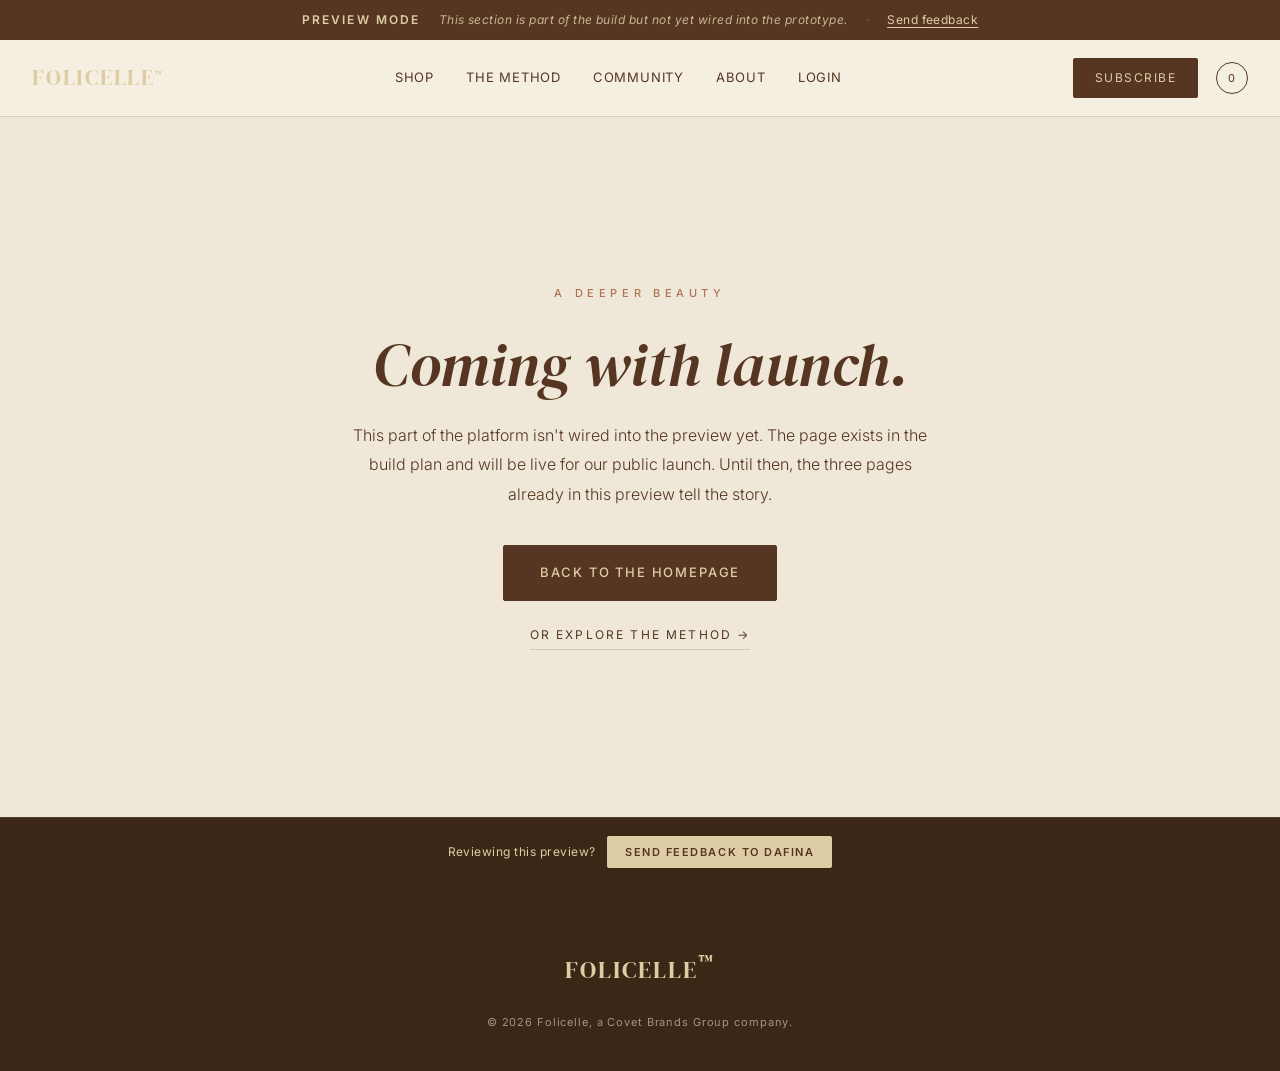
<file: coming-soon.html>
<!DOCTYPE html>
<html lang="en">
<head>
<meta charset="UTF-8">
<meta name="viewport" content="width=device-width, initial-scale=1.0">
<title>Folicelle — Coming with Launch</title>
<link rel="preconnect" href="https://fonts.googleapis.com">
<link rel="preconnect" href="https://fonts.gstatic.com" crossorigin>
<link href="https://fonts.googleapis.com/css2?family=Cormorant+Garamond:ital,wght@0,300;0,400;0,500;0,600;1,300;1,400;1,500&family=DM+Serif+Display:ital@0;1&family=Inter:wght@300;400;500;600&display=swap" rel="stylesheet">
<link rel="stylesheet" href="css/prototype.css">
<style>
:root {
  --brown:#563622; --terracotta:#AF7153; --ancestral-gold:#DECCA5;
  --moss-green:#9A9762; --cream:#F5EFE2; --cream-soft:#EFE8D8;
  --brown-deep:#3C2616; --line:rgba(86,54,34,0.18);
  --display:'DM Serif Display',Georgia,serif;
  --serif:'Cormorant Garamond',Georgia,serif;
  --sans:'Inter',system-ui,sans-serif;
}
*{box-sizing:border-box;margin:0;padding:0;}
body{font-family:var(--sans);font-size:16px;line-height:1.65;color:var(--brown);background:var(--cream);-webkit-font-smoothing:antialiased;}

/* NAV */
.nav{position:sticky;top:0;z-index:100;background:var(--cream);border-bottom:1px solid var(--line);padding:18px 0;}
.nav-inner{display:flex;align-items:center;justify-content:space-between;max-width:1280px;margin:0 auto;padding:0 32px;}
.nav-wordmark{font-family:var(--display);font-size:22px;letter-spacing:0.08em;color:var(--ancestral-gold);text-transform:uppercase;text-decoration:none;}
.nav-wordmark sup{font-size:9px;vertical-align:super;}
.nav-links{display:flex;gap:32px;}
.nav-links a{color:var(--brown);text-decoration:none;font-size:13px;letter-spacing:0.06em;text-transform:uppercase;}
.nav-links a:hover{color:var(--terracotta);}
.nav-right{display:flex;gap:18px;align-items:center;}
.nav-cta{background:var(--brown);color:var(--ancestral-gold);padding:10px 22px;border-radius:2px;font-size:12px;letter-spacing:0.12em;text-transform:uppercase;text-decoration:none;}
.nav-cta:hover{background:var(--terracotta);}
.nav-cart{width:32px;height:32px;border:1px solid var(--brown);border-radius:50%;display:flex;align-items:center;justify-content:center;font-size:11px;color:var(--brown);text-decoration:none;}
@media (max-width:880px){.nav-links{display:none;}}

.coming-soon{
  min-height:calc(100vh - 200px);
  background:var(--cream-soft);
  display:flex;align-items:center;justify-content:center;
  padding:80px 32px;text-align:center;
}
.coming-card{
  max-width:580px;
}
.coming-fh{
  font-family:var(--sans);font-size:11px;letter-spacing:0.42em;text-transform:uppercase;color:var(--terracotta);
  margin-bottom:32px;font-weight:500;
}
.coming-headline{
  font-family:var(--display);font-style:italic;
  font-size:clamp(36px,5vw,60px);line-height:1.05;color:var(--brown);
  margin-bottom:24px;font-weight:400;
}
.coming-body{
  font-size:16px;line-height:1.85;color:var(--brown);font-weight:300;margin-bottom:36px;
}
.coming-cta{
  background:var(--brown);color:var(--ancestral-gold);
  padding:16px 36px;border-radius:2px;font-size:13px;letter-spacing:0.14em;text-transform:uppercase;text-decoration:none;font-weight:500;
  display:inline-block;border:1px solid var(--brown);
}
.coming-cta:hover{background:var(--terracotta);border-color:var(--terracotta);}
.coming-link{
  display:block;margin-top:24px;font-size:12px;letter-spacing:0.18em;text-transform:uppercase;
  color:var(--brown);text-decoration:none;border-bottom:1px solid var(--line);padding-bottom:4px;display:inline-block;
}
.coming-link:hover{color:var(--terracotta);border-color:var(--terracotta);}

.footer{background:var(--brown-deep);color:var(--cream);padding:60px 0 40px;text-align:center;}
.footer-wordmark{font-family:var(--display);font-size:24px;letter-spacing:0.08em;color:var(--ancestral-gold);text-transform:uppercase;text-decoration:none;}
.footer-meta{font-family:var(--sans);font-size:11px;letter-spacing:0.08em;color:var(--cream);opacity:0.55;margin-top:24px;}
</style>
<meta name="robots" content="noindex, nofollow, noarchive, nosnippet">
</head>
<body>

<div class="preview-banner">
  <strong>Preview Mode</strong>
  <em>This section is part of the build but not yet wired into the prototype.</em>
  <span class="pb-divider">·</span>
  <a href="mailto:dafina@covetandmane.com?subject=Folicelle%20Preview%20Feedback&body=Page%3A%20Coming-soon%20section%0A%0AYour%20feedback%3A%0A">Send feedback</a>
</div>

<nav class="nav">
  <div class="nav-inner">
    <a href="index.html" class="nav-wordmark">FOLICELLE<sup>™</sup></a>
    <div class="nav-links">
      <a href="product/foundation.html">Shop</a>
      <a href="method.html">The Method</a>
      <a href="coming-soon.html">Community</a>
      <a href="coming-soon.html">About</a>
      <a href="coming-soon.html">Login</a>
    </div>
    <button class="nav-hamburger" aria-label="Open menu"><span></span><span></span><span></span></button>
    <div class="nav-right">
      <a href="product/foundation.html" class="nav-cta">Subscribe</a>
      <a href="coming-soon.html" class="nav-cart">0</a>
    </div>
  </div>
</nav>

<div class="mobile-menu-overlay"></div>
<div class="mobile-menu" role="navigation" aria-label="Mobile menu">
  <button class="mobile-menu-close" aria-label="Close menu">×</button>
  <a href="product/foundation.html">Shop</a>
  <a href="method.html">The Method</a>
  <a href="coming-soon.html">Community</a>
  <a href="coming-soon.html">About</a>
  <a href="coming-soon.html">Login</a>
  <a href="product/foundation.html" class="mobile-menu-cta">Subscribe</a>
</div>

<section class="coming-soon">
  <div class="coming-card">
    <div class="coming-fh">A&nbsp;DEEPER&nbsp;BEAUTY</div>
    <h1 class="coming-headline">Coming with launch.</h1>
    <p class="coming-body">
      This part of the platform isn't wired into the preview yet. The page exists in the build plan and will be live for our public launch. Until then, the three pages already in this preview tell the story.
    </p>
    <a href="index.html" class="coming-cta">Back to the homepage</a>
    <br>
    <a href="method.html" class="coming-link">Or explore the Method →</a>
  </div>
</section>

<div class="send-feedback-block">
  Reviewing this preview? <a href="mailto:dafina@covetandmane.com?subject=Folicelle%20Preview%20Feedback&body=Page%3A%20Coming-soon%20section%0A%0AYour%20feedback%3A%0A">Send feedback to Dafina</a>
</div>

<footer class="footer">
  <a href="index.html" class="footer-wordmark">FOLICELLE<sup>™</sup></a>
  <div class="footer-meta">© 2026 Folicelle, a Covet Brands Group company.</div>
</footer>

<script src="js/prototype.js" defer></script>
</body>
</html>
</file>
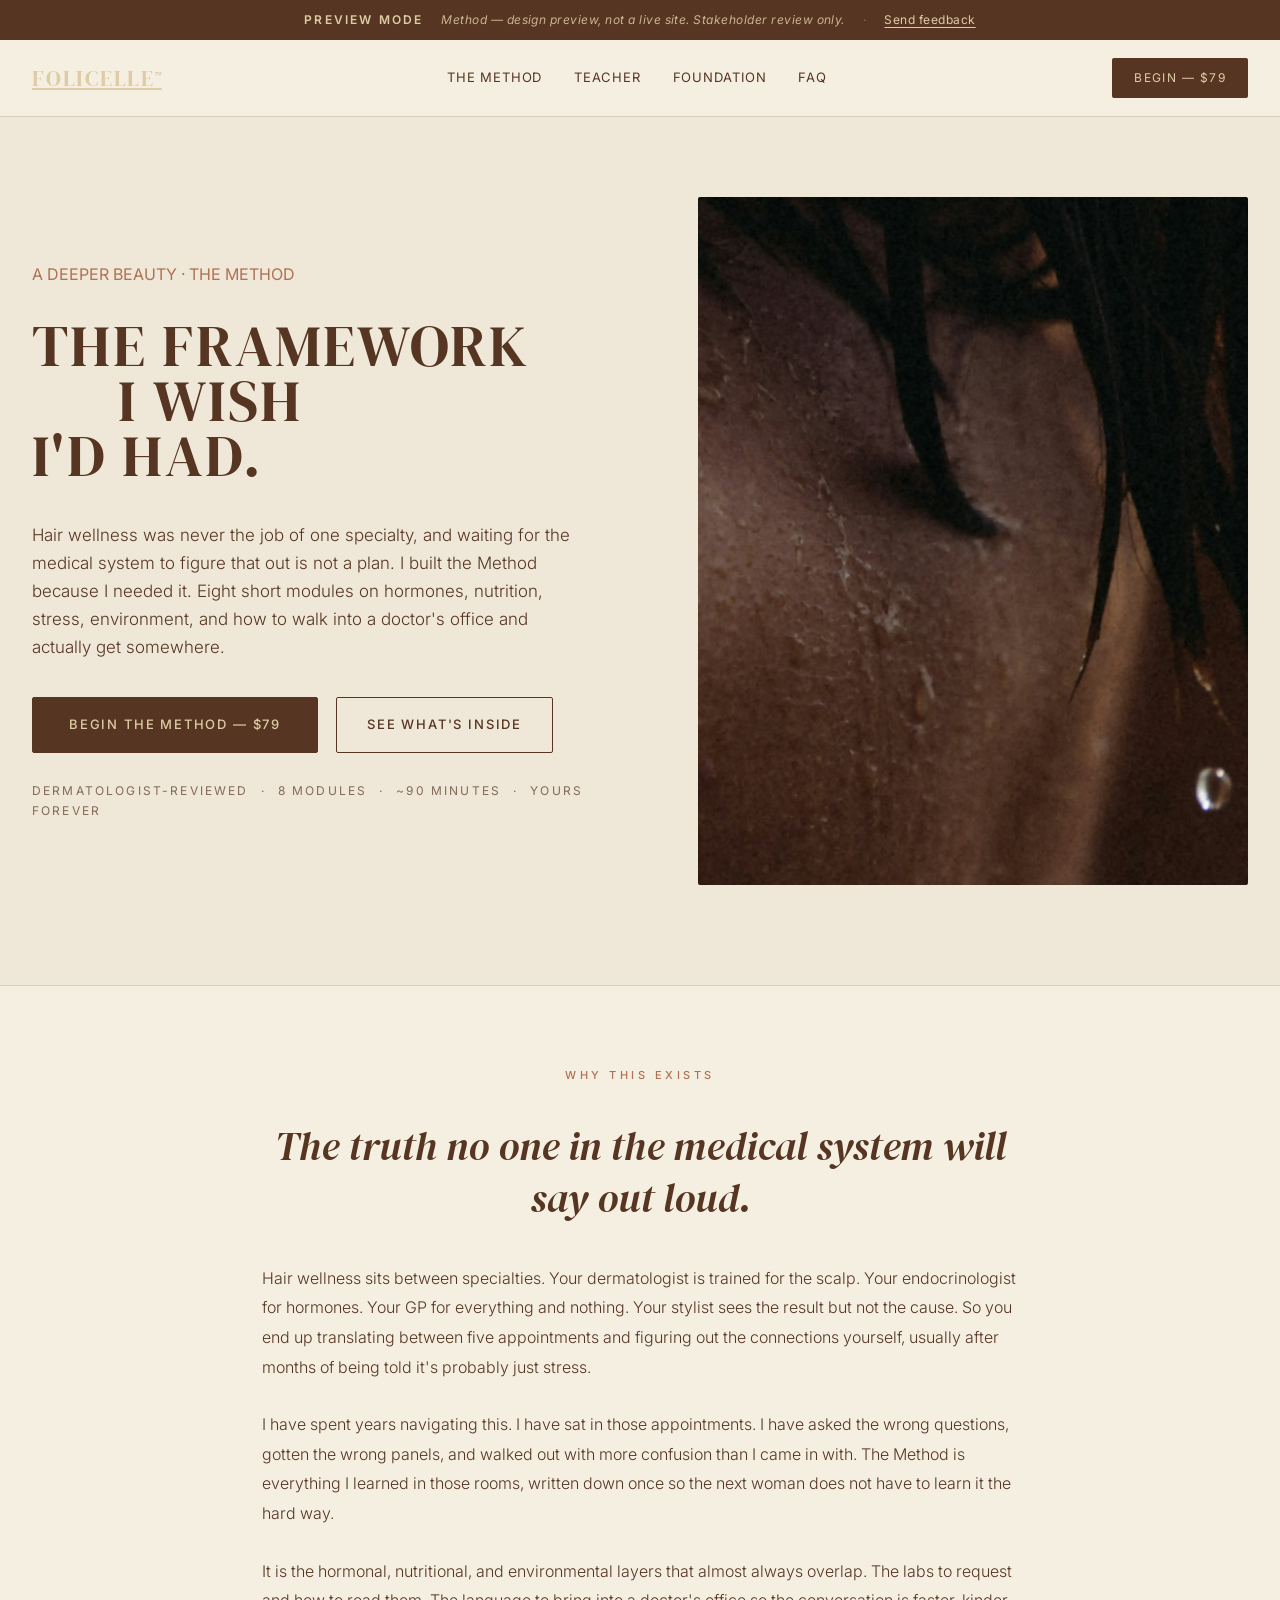
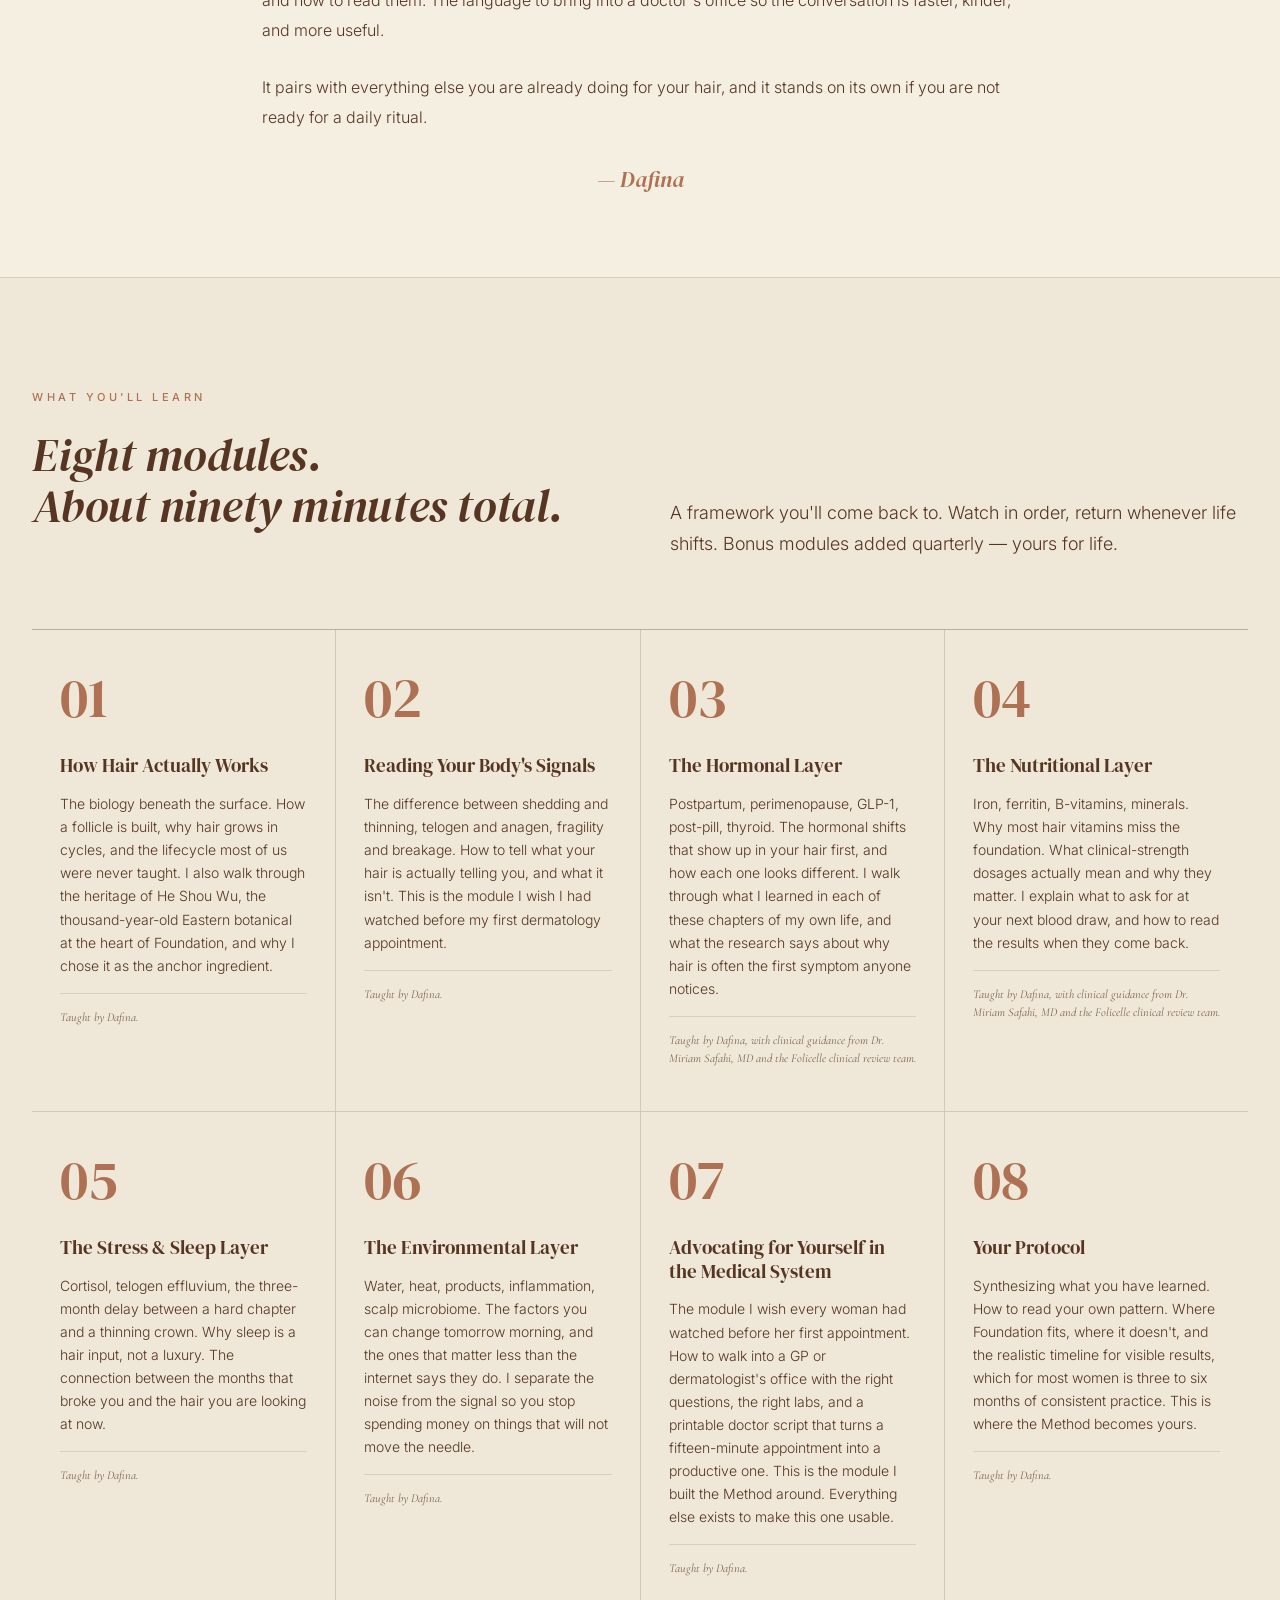
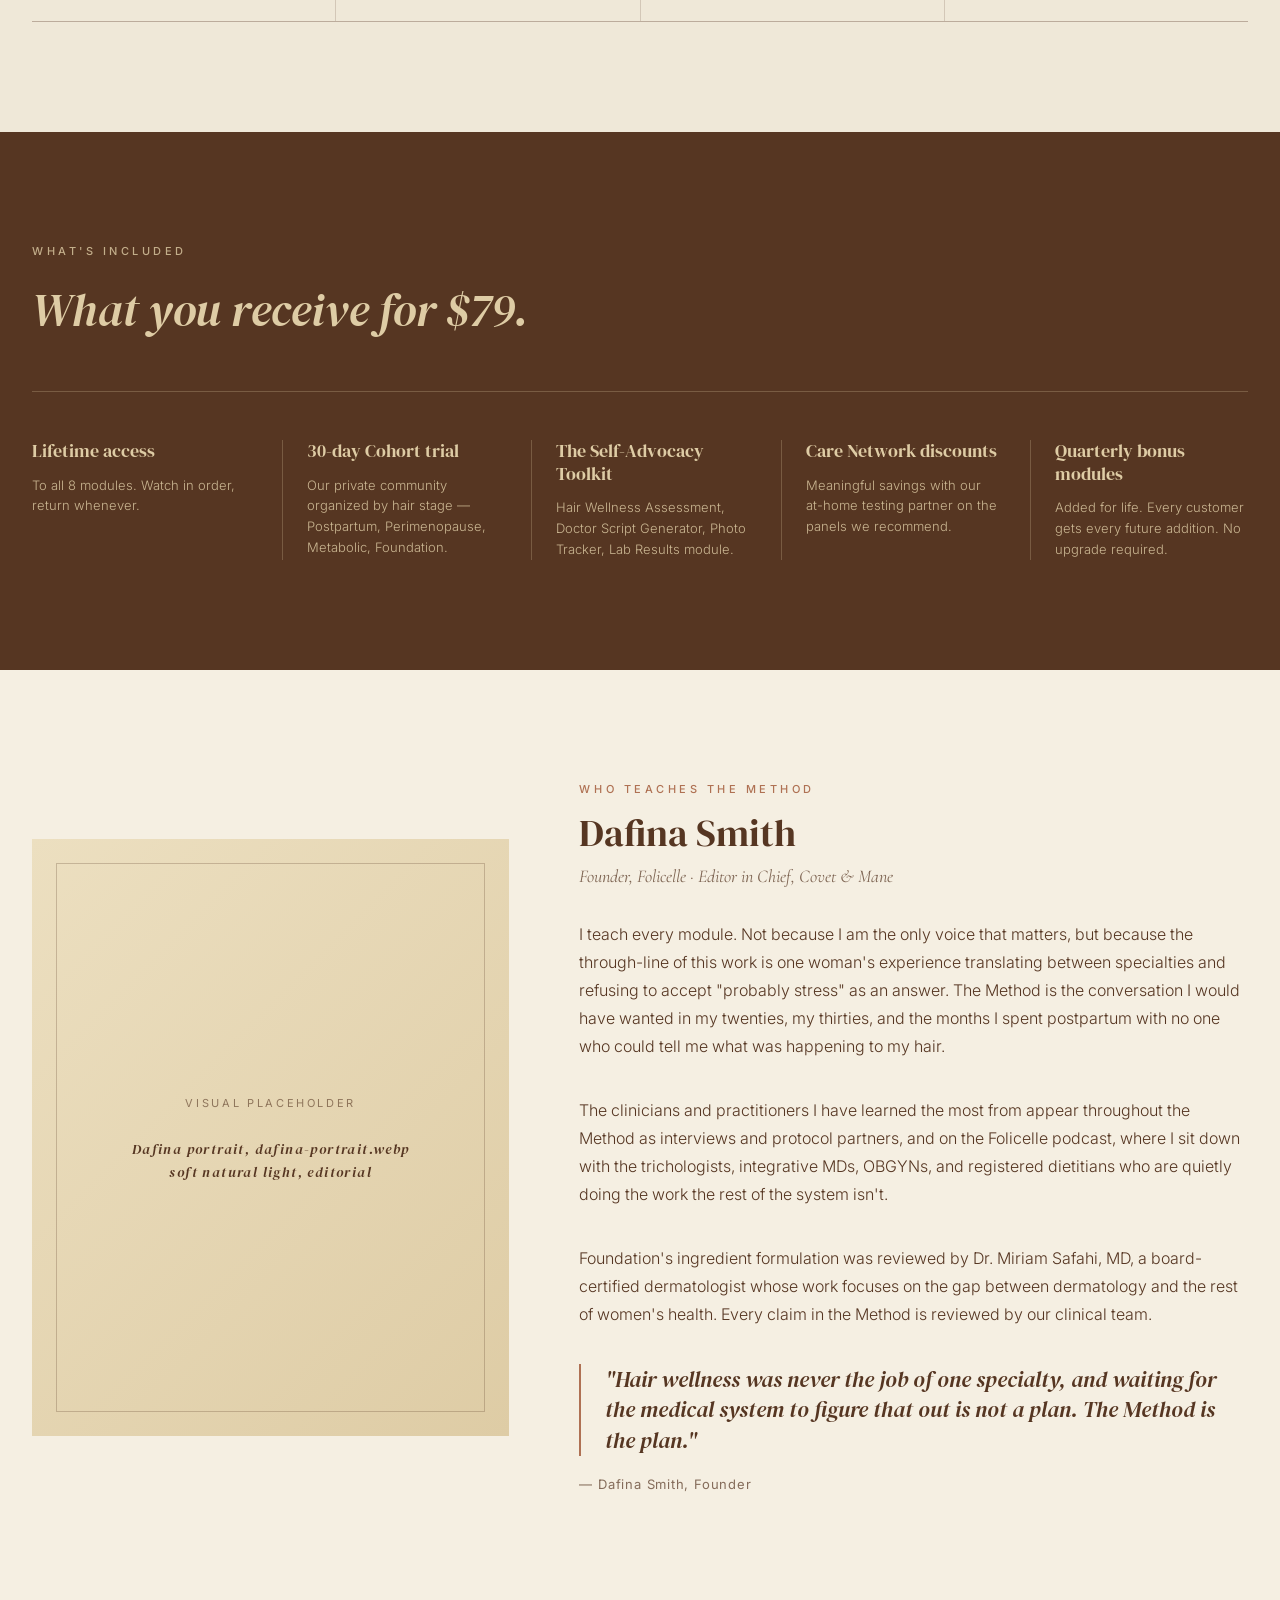
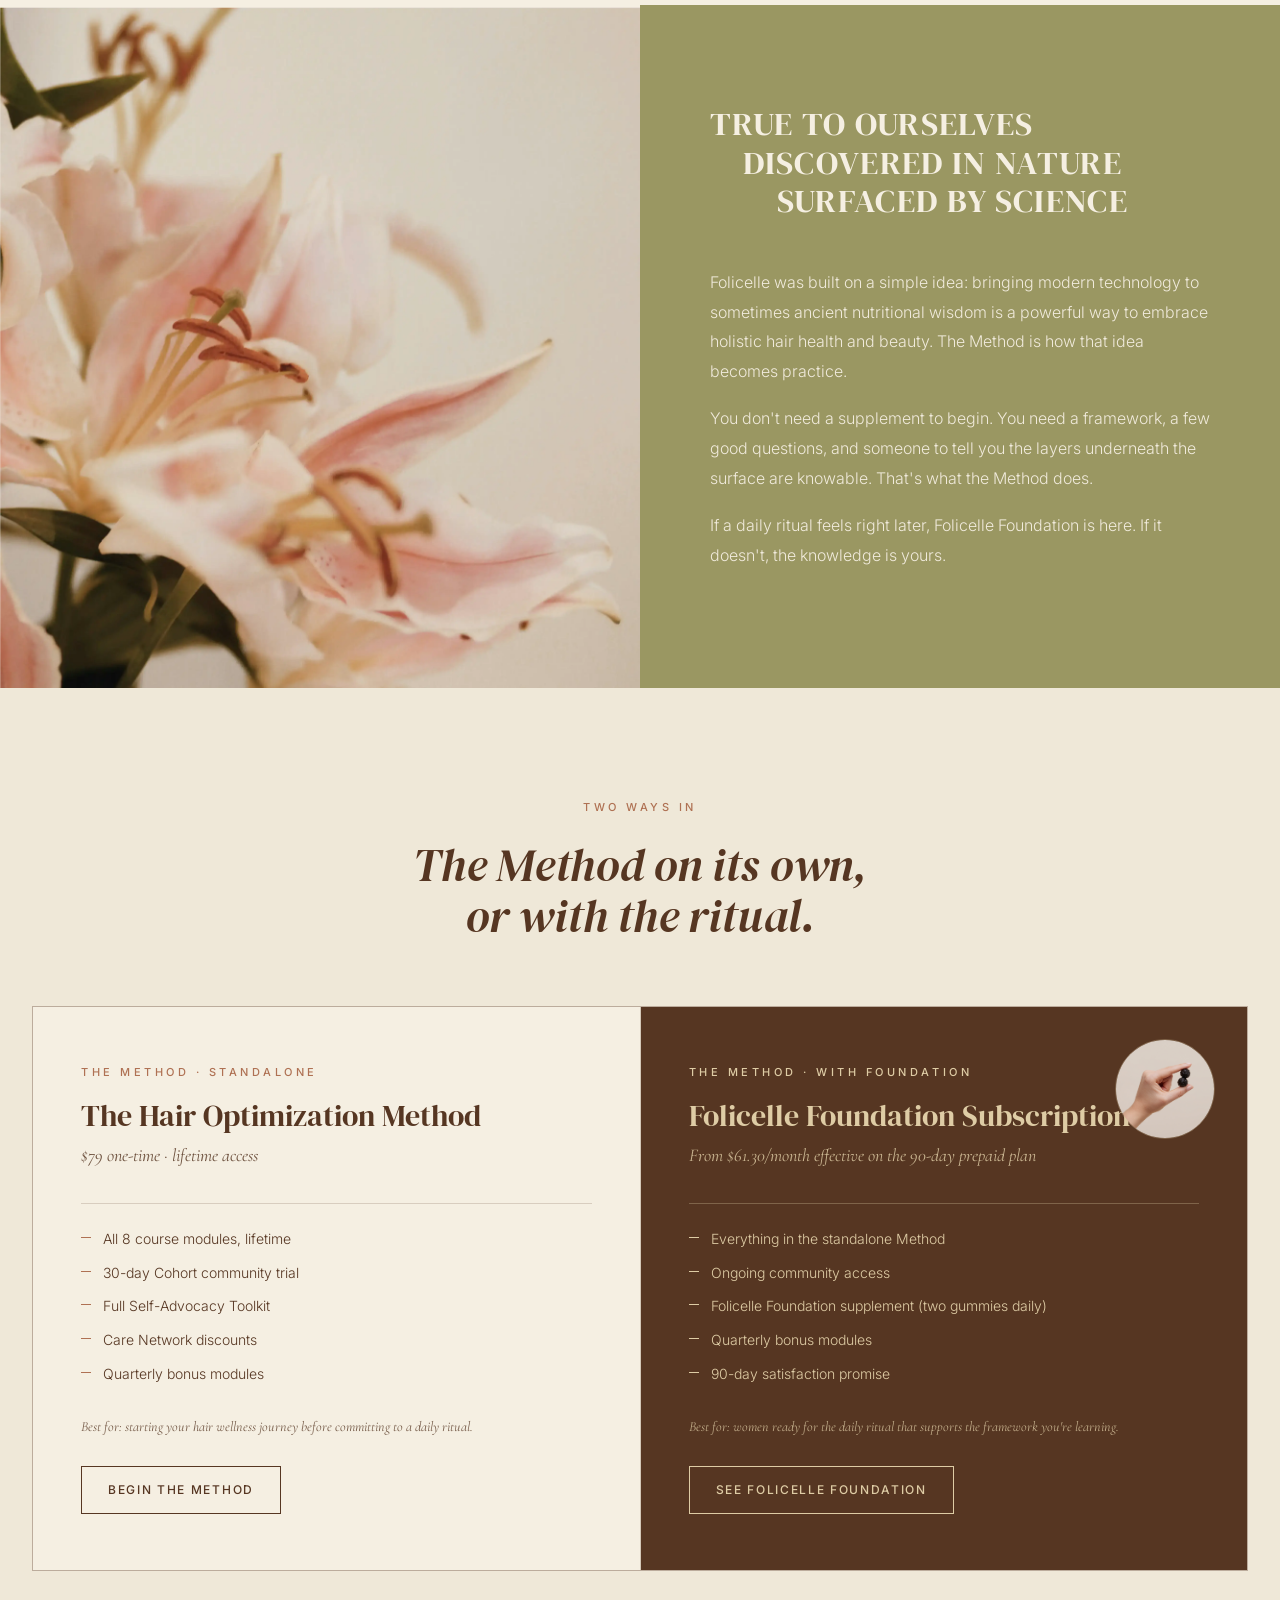
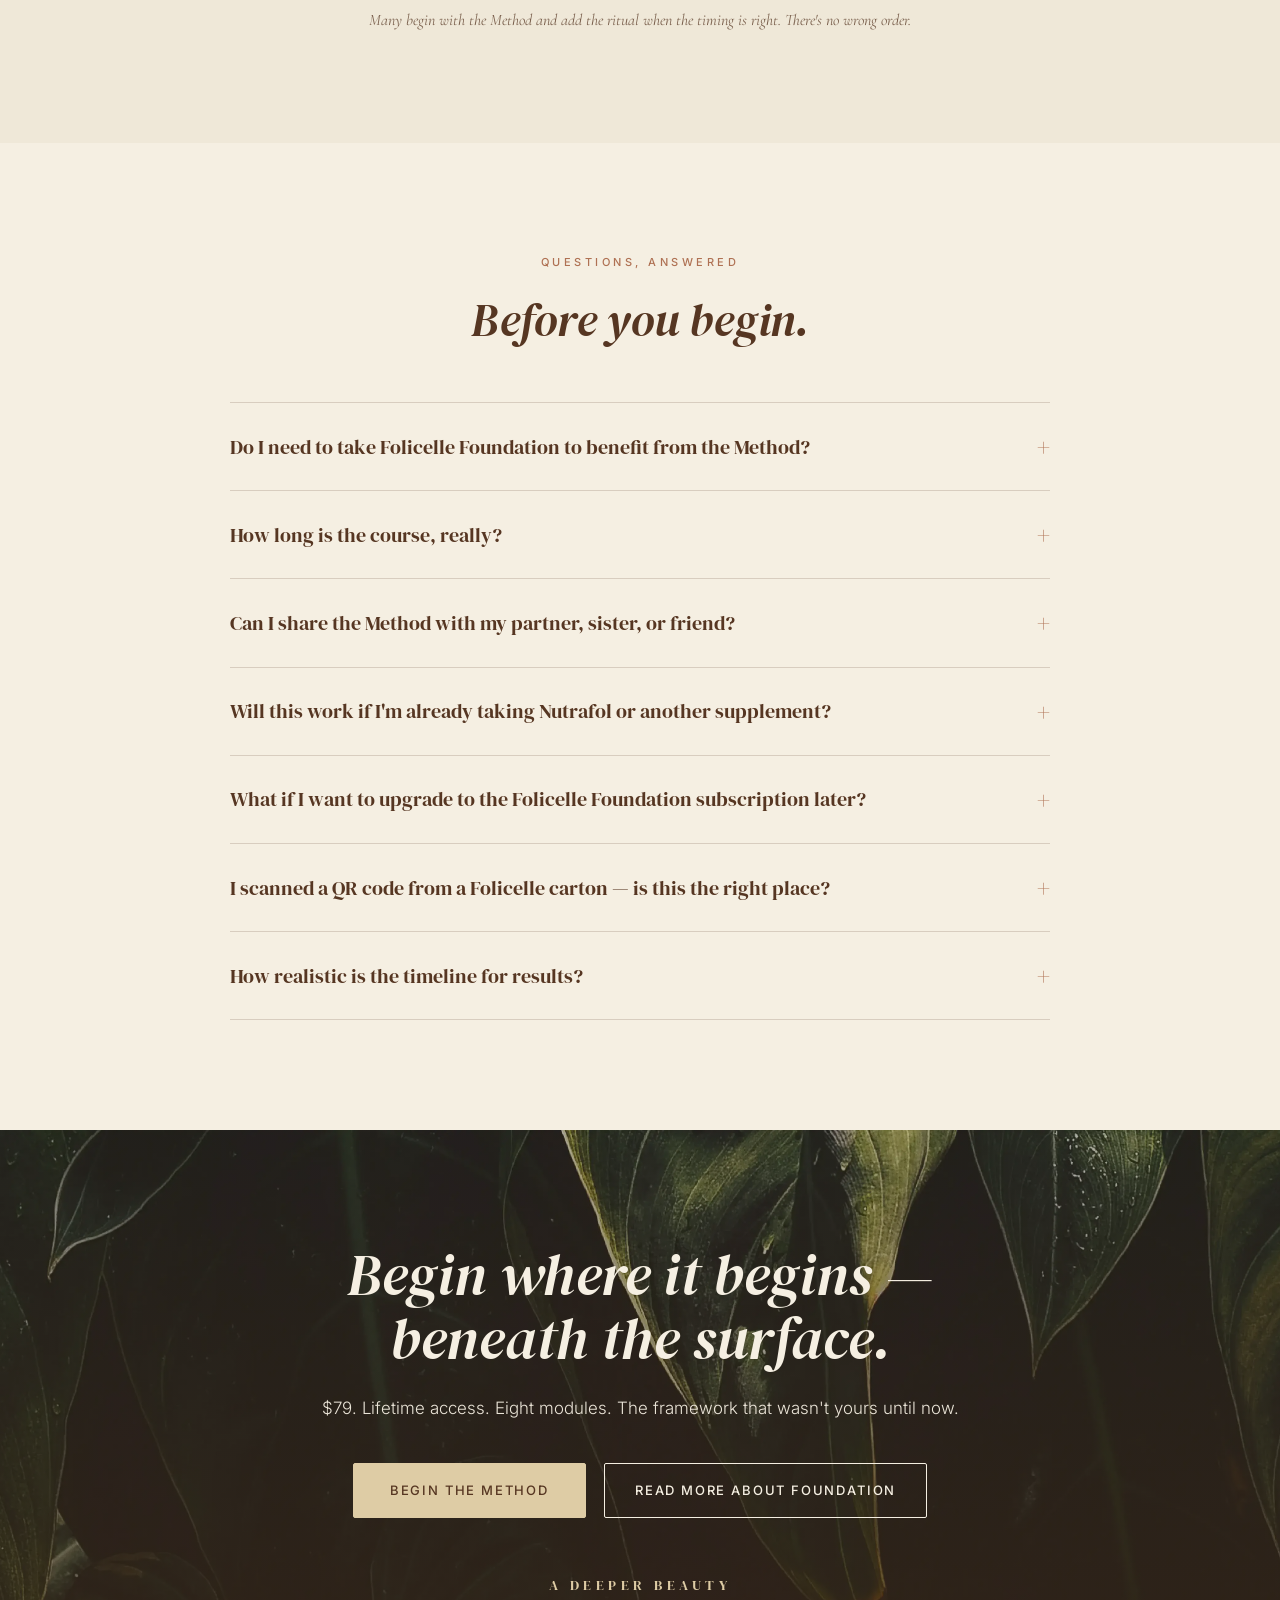
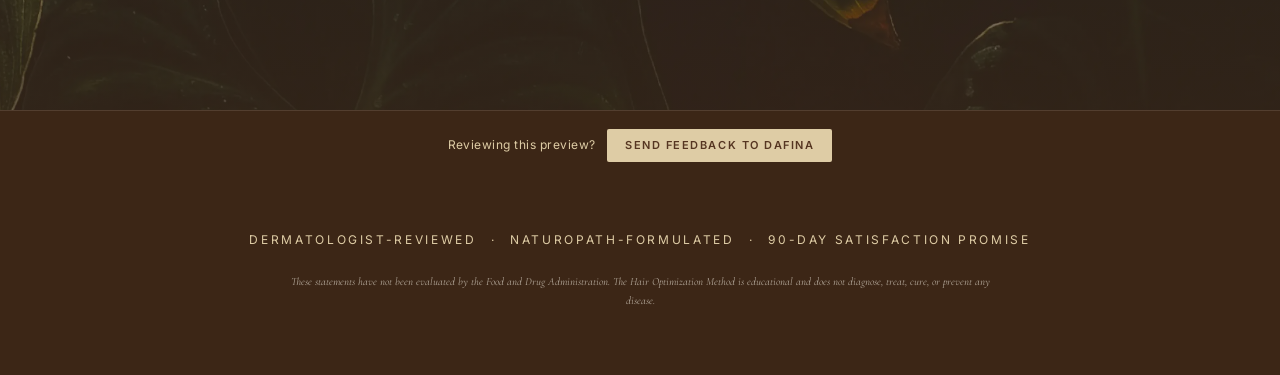
<file: method.html>
<!DOCTYPE html>
<html lang="en">
<head>
<meta charset="UTF-8">
<meta name="viewport" content="width=device-width, initial-scale=1.0">
<title>Folicelle — The Hair Optimization Method</title>
<link rel="preconnect" href="https://fonts.googleapis.com">
<link rel="preconnect" href="https://fonts.gstatic.com" crossorigin>
<link href="https://fonts.googleapis.com/css2?family=Cormorant+Garamond:ital,wght@0,300;0,400;0,500;0,600;1,300;1,400;1,500&family=DM+Serif+Display:ital@0;1&family=Inter:wght@300;400;500;600&display=swap" rel="stylesheet">
<style>
/* ---------------------------------------------------------
   FOLICELLE — METHOD LANDING PAGE MOCKUP
   ---------------------------------------------------------
   Brand book v1 colors and typography conventions.
   Stretch-theme-style sectional layout.
   Fonts: DM Serif Display + Cormorant Garamond (Canela approximations)
          Inter (Apercu Pro approximation)
   --------------------------------------------------------- */

:root {
  /* Brand book palette */
  --brown:           #563622;
  --terracotta:      #AF7153;
  --ancestral-gold:  #DECCA5;
  --moss-green:      #9A9762;

  /* Working extensions */
  --cream:           #F5EFE2;
  --cream-soft:      #EFE8D8;
  --gold-light:      #ECDFC0;
  --brown-soft:      #6B4530;
  --brown-deep:      #3C2616;
  --line:            rgba(86,54,34,0.18);

  /* Type */
  --display:         'DM Serif Display', 'Canela', Georgia, serif;
  --serif:           'Cormorant Garamond', 'Canela', Georgia, serif;
  --sans:            'Inter', 'Apercu Pro', -apple-system, system-ui, sans-serif;
}

* { box-sizing: border-box; margin: 0; padding: 0; }

html { scroll-behavior: smooth; }

body {
  font-family: var(--sans);
  font-weight: 400;
  font-size: 16px;
  line-height: 1.65;
  color: var(--brown);
  background: var(--cream);
  -webkit-font-smoothing: antialiased;
  -moz-osx-font-smoothing: grayscale;
}

img { max-width: 100%; height: auto; display: block; }

.container { max-width: 1280px; margin: 0 auto; padding: 0 32px; }
.container-narrow { max-width: 920px; margin: 0 auto; padding: 0 32px; }

/* ---------- Floating Highlight (brand book treatment) ---------- */
.fh {
  font-family: var(--sans);
  font-weight: 500;
  font-size: 12px;
  letter-spacing: 0.42em;
  text-transform: uppercase;
  line-height: 1.35;
  color: var(--brown);
}

.fh-large {
  font-family: var(--display);
  font-weight: 400;
  font-size: clamp(28px, 4vw, 56px);
  letter-spacing: 0.02em;
  line-height: 1.05;
  text-transform: uppercase;
  color: var(--brown);
}

/* ---------- NAVIGATION ---------- */
.nav {
  position: sticky;
  top: 0;
  z-index: 100;
  background: var(--cream);
  border-bottom: 1px solid var(--line);
  padding: 18px 0;
}
.nav-inner {
  display: flex; align-items: center; justify-content: space-between;
  max-width: 1280px; margin: 0 auto; padding: 0 32px;
}
.nav-wordmark {
  font-family: var(--display);
  font-size: 22px;
  letter-spacing: 0.08em;
  color: var(--ancestral-gold);
  text-transform: uppercase;
}
.nav-wordmark sup { font-size: 9px; letter-spacing: 0; vertical-align: super; }
.nav-links { display: flex; gap: 32px; }
.nav-links a {
  color: var(--brown);
  text-decoration: none;
  font-size: 13px;
  letter-spacing: 0.06em;
  text-transform: uppercase;
}
.nav-links a:hover { color: var(--terracotta); }
.nav-cta {
  background: var(--brown);
  color: var(--ancestral-gold);
  padding: 10px 22px;
  border-radius: 2px;
  font-size: 12px;
  letter-spacing: 0.12em;
  text-transform: uppercase;
  text-decoration: none;
  transition: background 0.2s;
}
.nav-cta:hover { background: var(--terracotta); }
@media (max-width: 720px) {
  .nav-links { display: none; }
}

/* ---------- HERO ---------- */
.hero {
  position: relative;
  background: var(--cream-soft);
  padding: 80px 0 100px;
  overflow: hidden;
}
.hero-grid {
  display: grid;
  grid-template-columns: 1.1fr 1fr;
  gap: 60px;
  align-items: center;
}
.hero-content { position: relative; }
.hero-fh {
  margin-bottom: 32px;
  color: var(--terracotta);
}
.hero-fh-large {
  font-family: var(--display);
  font-weight: 400;
  font-size: clamp(38px, 4.5vw, 64px);
  letter-spacing: 0.04em;
  line-height: 0.95;
  text-transform: uppercase;
  color: var(--brown);
  margin-bottom: 38px;
}
.hero-fh-large span { display: block; }
.hero-fh-large .indent { padding-left: 1.5em; }

.hero-headline {
  font-family: var(--display);
  font-weight: 400;
  font-style: italic;
  font-size: clamp(36px, 5vw, 62px);
  line-height: 1.05;
  color: var(--brown);
  margin-bottom: 28px;
  letter-spacing: -0.01em;
}
.hero-sub {
  font-size: 17px;
  line-height: 1.65;
  color: var(--brown);
  margin-bottom: 36px;
  max-width: 540px;
  font-weight: 300;
}
.hero-ctas {
  display: flex;
  gap: 18px;
  align-items: center;
  margin-bottom: 28px;
  flex-wrap: wrap;
}
.btn-primary {
  background: var(--brown);
  color: var(--ancestral-gold);
  padding: 16px 36px;
  border-radius: 2px;
  font-size: 13px;
  letter-spacing: 0.14em;
  text-transform: uppercase;
  text-decoration: none;
  font-weight: 500;
  transition: all 0.25s ease;
  display: inline-block;
  border: 1px solid var(--brown);
}
.btn-primary:hover { background: var(--terracotta); border-color: var(--terracotta); }
.btn-secondary {
  background: transparent;
  color: var(--brown);
  padding: 16px 30px;
  border-radius: 2px;
  font-size: 13px;
  letter-spacing: 0.14em;
  text-transform: uppercase;
  text-decoration: none;
  font-weight: 500;
  border: 1px solid var(--brown);
  transition: all 0.25s ease;
  display: inline-block;
}
.btn-secondary:hover { background: var(--brown); color: var(--ancestral-gold); }

.hero-microline {
  font-size: 12px;
  letter-spacing: 0.18em;
  text-transform: uppercase;
  color: var(--brown);
  opacity: 0.7;
  font-weight: 400;
}
.hero-microline span { margin: 0 12px; }

.hero-visual {
  position: relative;
  border-radius: 2px;
  overflow: hidden;
  aspect-ratio: 4 / 5;
}
.hero-visual img {
  width: 100%; height: 100%; object-fit: cover;
}

@media (max-width: 920px) {
  .hero { padding: 50px 0 70px; }
  .hero-grid { grid-template-columns: 1fr; gap: 40px; }
}

/* ---------- SECTION HEADERS ---------- */
section {
  padding: 110px 0;
  position: relative;
}
section.tight { padding: 80px 0; }

.section-eyebrow {
  font-family: var(--sans);
  font-size: 11px;
  letter-spacing: 0.32em;
  text-transform: uppercase;
  color: var(--terracotta);
  font-weight: 500;
  margin-bottom: 24px;
}

.section-title {
  font-family: var(--display);
  font-weight: 400;
  font-size: clamp(30px, 3.6vw, 48px);
  line-height: 1.1;
  color: var(--brown);
  margin-bottom: 28px;
  letter-spacing: -0.005em;
}
.section-title.italic { font-style: italic; }

.section-lead {
  font-size: 18px;
  line-height: 1.7;
  color: var(--brown);
  font-weight: 300;
  max-width: 680px;
  margin-bottom: 48px;
}

/* ---------- FOUNDER POV ---------- */
.founder {
  background: var(--cream);
  border-top: 1px solid var(--line);
  border-bottom: 1px solid var(--line);
}
.founder-inner {
  max-width: 820px;
  margin: 0 auto;
  padding: 0 32px;
  text-align: center;
}
.founder-eyebrow {
  font-family: var(--sans);
  font-size: 11px;
  letter-spacing: 0.32em;
  text-transform: uppercase;
  color: var(--terracotta);
  margin-bottom: 36px;
  font-weight: 500;
}
.founder-quote {
  font-family: var(--display);
  font-style: italic;
  font-size: clamp(26px, 3.2vw, 40px);
  line-height: 1.3;
  color: var(--brown);
  margin-bottom: 40px;
  font-weight: 400;
}
.founder-body {
  font-size: 16px;
  line-height: 1.85;
  color: var(--brown);
  font-weight: 300;
  text-align: left;
  margin-bottom: 28px;
}
.founder-sig {
  font-family: var(--display);
  font-style: italic;
  font-size: 22px;
  color: var(--terracotta);
  margin-top: 24px;
}

/* ---------- MODULES GRID ---------- */
.modules {
  background: var(--cream-soft);
}
.modules-header {
  display: grid;
  grid-template-columns: 1fr 1fr;
  gap: 60px;
  align-items: end;
  margin-bottom: 70px;
}
.modules-header .section-lead { margin-bottom: 0; }
.modules-grid {
  display: grid;
  grid-template-columns: repeat(4, 1fr);
  gap: 1px;
  background: var(--line);
  border-top: 1px solid var(--line);
  border-bottom: 1px solid var(--line);
}
.module-card {
  background: var(--cream-soft);
  padding: 40px 28px 44px;
  position: relative;
  transition: background 0.3s ease;
}
.module-card:hover { background: var(--gold-light); }
.module-num {
  font-family: var(--display);
  font-size: 56px;
  color: var(--terracotta);
  line-height: 1;
  margin-bottom: 28px;
  font-weight: 400;
}
.module-title {
  font-family: var(--display);
  font-size: 19px;
  line-height: 1.25;
  color: var(--brown);
  margin-bottom: 14px;
  font-weight: 400;
}
.module-body {
  font-size: 14px;
  line-height: 1.65;
  color: var(--brown);
  font-weight: 300;
}
.module-tag {
  display: inline-block;
  font-size: 10px;
  letter-spacing: 0.2em;
  text-transform: uppercase;
  color: var(--moss-green);
  margin-top: 14px;
  font-weight: 500;
}
.module-credit {
  margin-top: 16px;
  padding-top: 14px;
  border-top: 1px solid var(--line);
  font-family: var(--serif);
  font-style: italic;
  font-size: 12px;
  line-height: 1.5;
  color: var(--brown);
  opacity: 0.75;
  font-weight: 400;
}

@media (max-width: 1100px) {
  .modules-grid { grid-template-columns: repeat(2, 1fr); }
}
@media (max-width: 720px) {
  .modules-header { grid-template-columns: 1fr; gap: 24px; }
  .modules-grid { grid-template-columns: 1fr; }
}

/* ---------- VALUE STACK ---------- */
.value-stack {
  background: var(--brown);
  color: var(--ancestral-gold);
}
.value-stack .section-eyebrow { color: var(--ancestral-gold); opacity: 0.8; }
.value-stack .section-title { color: var(--ancestral-gold); }
.value-grid {
  display: grid;
  grid-template-columns: repeat(5, 1fr);
  gap: 32px;
  margin-top: 56px;
  border-top: 1px solid rgba(222,204,165,0.25);
  padding-top: 48px;
}
.value-item {
  border-left: 1px solid rgba(222,204,165,0.25);
  padding-left: 24px;
}
.value-item:first-child { border-left: none; padding-left: 0; }
.value-item h4 {
  font-family: var(--display);
  font-size: 18px;
  font-weight: 400;
  color: var(--ancestral-gold);
  margin-bottom: 12px;
  line-height: 1.25;
}
.value-item p {
  font-size: 13px;
  line-height: 1.6;
  color: var(--ancestral-gold);
  opacity: 0.85;
  font-weight: 300;
}
@media (max-width: 1000px) {
  .value-grid { grid-template-columns: repeat(2, 1fr); gap: 32px; }
  .value-item { border-left: none; padding-left: 0; padding-top: 24px; border-top: 1px solid rgba(222,204,165,0.25); }
  .value-item:first-child, .value-item:nth-child(2) { border-top: none; padding-top: 0; }
}
@media (max-width: 600px) {
  .value-grid { grid-template-columns: 1fr; }
}

/* ---------- SAFAHI CARD ---------- */
.safahi {
  background: var(--cream);
}
.safahi-grid {
  display: grid;
  grid-template-columns: 1fr 1.4fr;
  gap: 70px;
  align-items: center;
}
.safahi-portrait {
  background: linear-gradient(135deg, var(--gold-light), var(--ancestral-gold));
  aspect-ratio: 4/5;
  display: flex;
  align-items: center;
  justify-content: center;
  color: var(--brown);
  font-family: var(--display);
  font-style: italic;
  font-size: 14px;
  letter-spacing: 0.1em;
  text-align: center;
  padding: 40px;
  position: relative;
}
.safahi-portrait::before {
  content: "";
  position: absolute;
  inset: 24px;
  border: 1px solid rgba(86,54,34,0.25);
}
.safahi-portrait span {
  text-transform: uppercase;
  font-size: 11px;
  letter-spacing: 0.24em;
  font-style: normal;
  font-family: var(--sans);
  color: var(--brown);
  opacity: 0.6;
}
.safahi-content {}
.safahi-credential {
  font-family: var(--sans);
  font-size: 11px;
  letter-spacing: 0.32em;
  text-transform: uppercase;
  color: var(--terracotta);
  margin-bottom: 14px;
  font-weight: 500;
}
.safahi-name {
  font-family: var(--display);
  font-size: clamp(28px, 3vw, 40px);
  line-height: 1.1;
  color: var(--brown);
  margin-bottom: 8px;
  font-weight: 400;
}
.safahi-title {
  font-family: var(--serif);
  font-style: italic;
  font-size: 18px;
  color: var(--brown);
  opacity: 0.75;
  margin-bottom: 28px;
}
.safahi-body {
  font-size: 16px;
  line-height: 1.75;
  color: var(--brown);
  font-weight: 300;
  margin-bottom: 36px;
}
.safahi-quote {
  font-family: var(--display);
  font-style: italic;
  font-size: 22px;
  line-height: 1.4;
  color: var(--brown);
  border-left: 2px solid var(--terracotta);
  padding-left: 24px;
  margin-bottom: 18px;
  font-weight: 400;
}
.placeholder-flag {
  display: inline-block;
  background: rgba(175,113,83,0.12);
  color: var(--terracotta);
  font-family: var(--sans);
  font-size: 10px;
  letter-spacing: 0.18em;
  text-transform: uppercase;
  padding: 5px 10px;
  font-weight: 500;
  margin-bottom: 12px;
  border: 1px dashed var(--terracotta);
}
.safahi-attribution {
  font-size: 13px;
  letter-spacing: 0.06em;
  color: var(--brown);
  opacity: 0.7;
}
.safahi-aside {
  margin-top: 30px;
  padding-top: 24px;
  border-top: 1px solid var(--line);
  font-size: 14px;
  line-height: 1.65;
  color: var(--brown);
  opacity: 0.75;
  font-style: italic;
  font-family: var(--serif);
}
@media (max-width: 920px) {
  .safahi-grid { grid-template-columns: 1fr; gap: 40px; }
}

/* ---------- BRAND NARRATIVE PILLARS ---------- */
.pillars {
  position: relative;
  background: var(--cream);
  padding: 0;
}
.pillars-grid {
  display: grid;
  grid-template-columns: 1fr 1fr;
  min-height: 620px;
}
.pillars-image {
  position: relative;
  overflow: hidden;
}
.pillars-image img {
  width: 100%; height: 100%; object-fit: cover;
}
.pillars-content {
  background: var(--moss-green);
  color: var(--cream);
  padding: 90px 70px;
  display: flex;
  flex-direction: column;
  justify-content: center;
}
.pillars-fh {
  font-family: var(--display);
  font-size: clamp(24px, 2.6vw, 36px);
  line-height: 1.15;
  letter-spacing: 0.04em;
  text-transform: uppercase;
  color: var(--cream);
  margin-bottom: 48px;
  font-weight: 400;
}
.pillars-fh span {
  display: block;
  margin-left: 0;
}
.pillars-fh span:nth-child(2) { margin-left: 1em; }
.pillars-fh span:nth-child(3) { margin-left: 2em; }
.pillars-body {
  font-size: 16px;
  line-height: 1.85;
  color: var(--cream);
  font-weight: 300;
  margin-bottom: 18px;
  opacity: 0.95;
}
@media (max-width: 920px) {
  .pillars-grid { grid-template-columns: 1fr; }
  .pillars-image { min-height: 380px; }
  .pillars-content { padding: 60px 32px; }
}

/* ---------- COMPARISON BLOCK ---------- */
.compare {
  background: var(--cream-soft);
}
.compare-header { text-align: center; margin-bottom: 64px; }
.compare-header .section-lead { margin: 0 auto; }
.compare-grid {
  display: grid;
  grid-template-columns: 1fr 1fr;
  gap: 1px;
  background: var(--line);
  border: 1px solid var(--line);
}
.compare-col {
  background: var(--cream);
  padding: 56px 48px;
  position: relative;
}
.compare-col-2 {
  background: var(--brown);
  color: var(--ancestral-gold);
}
.compare-col-2 .compare-eyebrow,
.compare-col-2 .compare-name,
.compare-col-2 .compare-price,
.compare-col-2 .compare-features li,
.compare-col-2 .compare-best-for {
  color: var(--ancestral-gold);
}
.compare-col-2 .compare-features li::before { background: var(--ancestral-gold); }
.compare-col-2 .compare-features { border-color: rgba(222,204,165,0.3); }

.compare-eyebrow {
  font-size: 11px;
  letter-spacing: 0.32em;
  text-transform: uppercase;
  color: var(--terracotta);
  margin-bottom: 18px;
  font-weight: 500;
}
.compare-name {
  font-family: var(--display);
  font-size: 30px;
  line-height: 1.15;
  margin-bottom: 8px;
  color: var(--brown);
  font-weight: 400;
}
.compare-price {
  font-family: var(--serif);
  font-style: italic;
  font-size: 18px;
  color: var(--brown);
  opacity: 0.85;
  margin-bottom: 32px;
}
.compare-features {
  list-style: none;
  margin-bottom: 32px;
  padding-top: 24px;
  border-top: 1px solid var(--line);
}
.compare-features li {
  position: relative;
  padding-left: 22px;
  margin-bottom: 12px;
  font-size: 14px;
  line-height: 1.55;
  color: var(--brown);
  font-weight: 300;
}
.compare-features li::before {
  content: "";
  position: absolute;
  left: 0; top: 9px;
  width: 10px; height: 1px;
  background: var(--terracotta);
}
.compare-best-for {
  font-family: var(--serif);
  font-style: italic;
  font-size: 14px;
  color: var(--brown);
  opacity: 0.8;
  margin-bottom: 28px;
  line-height: 1.55;
}
.compare-cta {
  display: inline-block;
  font-size: 12px;
  letter-spacing: 0.14em;
  text-transform: uppercase;
  text-decoration: none;
  padding: 13px 26px;
  border: 1px solid var(--brown);
  color: var(--brown);
  font-weight: 500;
  transition: all 0.25s;
}
.compare-cta:hover { background: var(--brown); color: var(--ancestral-gold); }
.compare-col-2 .compare-cta {
  border-color: var(--ancestral-gold);
  color: var(--ancestral-gold);
}
.compare-col-2 .compare-cta:hover {
  background: var(--ancestral-gold);
  color: var(--brown);
}
.compare-product-img {
  position: absolute;
  top: 32px;
  right: 32px;
  width: 100px;
  height: 100px;
  border-radius: 50%;
  overflow: hidden;
  border: 1px solid rgba(222,204,165,0.3);
}
.compare-product-img img {
  width: 100%; height: 100%; object-fit: cover;
}
.compare-transition {
  text-align: center;
  margin-top: 36px;
  font-family: var(--serif);
  font-style: italic;
  font-size: 16px;
  color: var(--brown);
  opacity: 0.75;
}
@media (max-width: 900px) {
  .compare-grid { grid-template-columns: 1fr; }
}

/* ---------- FAQ ---------- */
.faq { background: var(--cream); }
.faq-header { text-align: center; margin-bottom: 56px; }
.faq-list {
  max-width: 820px;
  margin: 0 auto;
  border-top: 1px solid var(--line);
}
.faq-item {
  border-bottom: 1px solid var(--line);
}
.faq-question {
  width: 100%;
  background: none;
  border: none;
  text-align: left;
  padding: 28px 0;
  display: flex;
  justify-content: space-between;
  align-items: center;
  cursor: pointer;
  font-family: var(--display);
  font-size: 20px;
  line-height: 1.3;
  color: var(--brown);
  gap: 24px;
  font-weight: 400;
}
.faq-question:hover { color: var(--terracotta); }
.faq-toggle {
  font-family: var(--display);
  font-size: 24px;
  font-weight: 400;
  color: var(--terracotta);
  transition: transform 0.3s;
  flex-shrink: 0;
}
.faq-item.open .faq-toggle { transform: rotate(45deg); }
.faq-answer {
  max-height: 0;
  overflow: hidden;
  transition: max-height 0.4s ease, padding 0.4s ease;
  font-size: 16px;
  line-height: 1.75;
  color: var(--brown);
  font-weight: 300;
}
.faq-item.open .faq-answer {
  max-height: 600px;
  padding-bottom: 28px;
}

/* ---------- FINAL CTA ---------- */
.final {
  position: relative;
  min-height: 580px;
  display: flex;
  align-items: center;
  justify-content: center;
  text-align: center;
  overflow: hidden;
  padding: 100px 32px;
}
.final-bg {
  position: absolute; inset: 0;
  z-index: 0;
}
.final-bg img {
  width: 100%; height: 100%;
  object-fit: cover;
}
.final-bg::after {
  content: "";
  position: absolute; inset: 0;
  background: linear-gradient(180deg, rgba(60,38,22,0.35) 0%, rgba(60,38,22,0.7) 100%);
}
.final-content {
  position: relative;
  z-index: 2;
  color: var(--cream);
  max-width: 760px;
}
.final h2 {
  font-family: var(--display);
  font-style: italic;
  font-size: clamp(32px, 4.5vw, 60px);
  line-height: 1.1;
  margin-bottom: 24px;
  color: var(--cream);
  font-weight: 400;
}
.final p {
  font-size: 17px;
  line-height: 1.7;
  margin-bottom: 40px;
  font-weight: 300;
  color: var(--cream);
  opacity: 0.95;
}
.final .btn-primary {
  background: var(--ancestral-gold);
  color: var(--brown);
  border-color: var(--ancestral-gold);
}
.final .btn-primary:hover {
  background: var(--terracotta);
  color: var(--cream);
  border-color: var(--terracotta);
}
.final .btn-secondary {
  background: transparent;
  color: var(--cream);
  border-color: var(--cream);
}
.final .btn-secondary:hover { background: var(--cream); color: var(--brown); }
.final-footer {
  margin-top: 56px;
  font-family: var(--display);
  font-size: 14px;
  letter-spacing: 0.32em;
  text-transform: uppercase;
  color: var(--ancestral-gold);
  font-weight: 400;
}

/* ---------- TRUST FOOTER ---------- */
.trust-footer {
  background: var(--brown-deep);
  color: var(--cream);
  padding: 50px 0 64px;
  text-align: center;
}
.trust-line {
  font-size: 12px;
  letter-spacing: 0.22em;
  text-transform: uppercase;
  color: var(--ancestral-gold);
  margin-bottom: 24px;
  font-weight: 400;
}
.trust-line span { margin: 0 14px; }
.fda-disclaimer {
  font-size: 11px;
  line-height: 1.7;
  font-style: italic;
  color: var(--cream);
  opacity: 0.65;
  max-width: 720px;
  margin: 0 auto;
  font-family: var(--serif);
}

/* ---------- MOCKUP NOTE BANNER (dev-only) ---------- */
.mockup-note {
  background: rgba(175,113,83,0.08);
  border-top: 1px dashed var(--terracotta);
  border-bottom: 1px dashed var(--terracotta);
  padding: 16px 32px;
  font-size: 12px;
  color: var(--terracotta);
  text-align: center;
  font-family: var(--sans);
  letter-spacing: 0.04em;
}
.mockup-note strong { font-weight: 600; }

</style>
<link rel="stylesheet" href="css/prototype.css">
<meta name="robots" content="noindex, nofollow, noarchive, nosnippet">
</head>
<body>

<!-- DEV BANNER -->
<div class="preview-banner">
  <strong>Preview Mode</strong>
  <em>Method — design preview, not a live site. Stakeholder review only.</em>
  <span class="pb-divider">·</span>
  <a href="mailto:dafina@covetandmane.com?subject=Folicelle%20Preview%20Feedback&body=Page%3A%20Method%0A%0AYour%20feedback%3A%0A">Send feedback</a>
</div>

<!-- NAV -->
<nav class="nav">
  <div class="nav-inner">
    <a href="index.html" class="nav-wordmark">FOLICELLE<sup>™</sup></a>
    <div class="nav-links">
      <a href="#modules">The Method</a>
      <a href="#teacher">Teacher</a>
      <a href="#compare">Foundation</a>
      <a href="#faq">FAQ</a>
    </div>
    <a href="#begin" class="nav-cta">Begin — $79</a>
    <button class="nav-hamburger" aria-label="Open menu"><span></span><span></span><span></span></button>
  </div>
</nav>

<div class="mobile-menu-overlay"></div>
<div class="mobile-menu" role="navigation" aria-label="Mobile menu">
  <button class="mobile-menu-close" aria-label="Close menu">×</button>
  <a href="product/foundation.html">Shop</a>
  <a href="method.html">The Method</a>
  <a href="community/">Community</a>
  <a href="toolkit/">Toolkit</a>
  <a href="care-network/">Care Network</a>
  <a href="coming-soon.html">About</a>
  <a href="coming-soon.html">Login</a>
  <a href="#begin" class="mobile-menu-cta">Begin — $79</a>
</div>

<!-- HERO -->
<section class="hero">
  <div class="container">
    <div class="hero-grid">
      <div class="hero-content">
        <div class="hero-fh">A&nbsp;DEEPER&nbsp;BEAUTY · THE METHOD</div>
        <div class="hero-fh-large">
          <span>THE&nbsp;FRAMEWORK</span>
          <span class="indent">I&nbsp;WISH</span>
          <span>I'D&nbsp;HAD.</span>
        </div>
        <p class="hero-sub">
          Hair wellness was never the job of one specialty, and waiting for the medical system to figure that out is not a plan. I built the Method because I needed it. Eight short modules on hormones, nutrition, stress, environment, and how to walk into a doctor's office and actually get somewhere.
        </p>
        <div class="hero-ctas">
          <a href="#begin" class="btn-primary">Begin the Method — $79</a>
          <a href="#modules" class="btn-secondary">See what's inside</a>
        </div>
        <div class="hero-microline">
          Dermatologist-reviewed<span>·</span>8 Modules<span>·</span>~90 Minutes<span>·</span>Yours Forever
        </div>
      </div>
      <div class="hero-visual">
        <img src="images/hero.webp" alt="Editorial close-up — hair on skin, soft natural light">
      </div>
    </div>
  </div>
</section>

<!-- FOUNDER POV -->
<section class="founder tight">
  <div class="founder-inner">
    <div class="founder-eyebrow">Why this exists</div>
    <p class="founder-quote">
      The truth no one in the medical system will say out loud.
    </p>
    <p class="founder-body">
      Hair wellness sits between specialties. Your dermatologist is trained for the scalp. Your endocrinologist for hormones. Your GP for everything and nothing. Your stylist sees the result but not the cause. So you end up translating between five appointments and figuring out the connections yourself, usually after months of being told it's probably just stress.
    </p>
    <p class="founder-body">
      I have spent years navigating this. I have sat in those appointments. I have asked the wrong questions, gotten the wrong panels, and walked out with more confusion than I came in with. The Method is everything I learned in those rooms, written down once so the next woman does not have to learn it the hard way.
    </p>
    <p class="founder-body">
      It is the hormonal, nutritional, and environmental layers that almost always overlap. The labs to request and how to read them. The language to bring into a doctor's office so the conversation is faster, kinder, and more useful.
    </p>
    <p class="founder-body">
      It pairs with everything else you are already doing for your hair, and it stands on its own if you are not ready for a daily ritual.
    </p>
    <div class="founder-sig">— Dafina</div>
  </div>
</section>

<!-- MODULES -->
<section class="modules" id="modules">
  <div class="container">
    <div class="modules-header">
      <div>
        <div class="section-eyebrow">What you'll learn</div>
        <h2 class="section-title italic">Eight&nbsp;modules.<br>About ninety minutes total.</h2>
      </div>
      <p class="section-lead">
        A framework you'll come back to. Watch in order, return whenever life shifts. Bonus modules added quarterly — yours for life.
      </p>
    </div>
    <div class="modules-grid">

      <div class="module-card">
        <div class="module-num">01</div>
        <h3 class="module-title">How Hair Actually Works</h3>
        <p class="module-body">The biology beneath the surface. How a follicle is built, why hair grows in cycles, and the lifecycle most of us were never taught. I also walk through the heritage of He Shou Wu, the thousand-year-old Eastern botanical at the heart of Foundation, and why I chose it as the anchor ingredient.</p>
        <p class="module-credit">Taught by Dafina.</p>
      </div>

      <div class="module-card">
        <div class="module-num">02</div>
        <h3 class="module-title">Reading Your Body's Signals</h3>
        <p class="module-body">The difference between shedding and thinning, telogen and anagen, fragility and breakage. How to tell what your hair is actually telling you, and what it isn't. This is the module I wish I had watched before my first dermatology appointment.</p>
        <p class="module-credit">Taught by Dafina.</p>
      </div>

      <div class="module-card">
        <div class="module-num">03</div>
        <h3 class="module-title">The Hormonal Layer</h3>
        <p class="module-body">Postpartum, perimenopause, GLP-1, post-pill, thyroid. The hormonal shifts that show up in your hair first, and how each one looks different. I walk through what I learned in each of these chapters of my own life, and what the research says about why hair is often the first symptom anyone notices.</p>
        <p class="module-credit">Taught by Dafina, with clinical guidance from Dr. Miriam Safahi, MD and the Folicelle clinical review team.</p>
      </div>

      <div class="module-card">
        <div class="module-num">04</div>
        <h3 class="module-title">The Nutritional Layer</h3>
        <p class="module-body">Iron, ferritin, B-vitamins, minerals. Why most hair vitamins miss the foundation. What clinical-strength dosages actually mean and why they matter. I explain what to ask for at your next blood draw, and how to read the results when they come back.</p>
        <p class="module-credit">Taught by Dafina, with clinical guidance from Dr. Miriam Safahi, MD and the Folicelle clinical review team.</p>
      </div>

      <div class="module-card">
        <div class="module-num">05</div>
        <h3 class="module-title">The Stress &amp; Sleep Layer</h3>
        <p class="module-body">Cortisol, telogen effluvium, the three-month delay between a hard chapter and a thinning crown. Why sleep is a hair input, not a luxury. The connection between the months that broke you and the hair you are looking at now.</p>
        <p class="module-credit">Taught by Dafina.</p>
      </div>

      <div class="module-card">
        <div class="module-num">06</div>
        <h3 class="module-title">The Environmental Layer</h3>
        <p class="module-body">Water, heat, products, inflammation, scalp microbiome. The factors you can change tomorrow morning, and the ones that matter less than the internet says they do. I separate the noise from the signal so you stop spending money on things that will not move the needle.</p>
        <p class="module-credit">Taught by Dafina.</p>
      </div>

      <div class="module-card">
        <div class="module-num">07</div>
        <h3 class="module-title">Advocating for Yourself in the Medical System</h3>
        <p class="module-body">The module I wish every woman had watched before her first appointment. How to walk into a GP or dermatologist's office with the right questions, the right labs, and a printable doctor script that turns a fifteen-minute appointment into a productive one. This is the module I built the Method around. Everything else exists to make this one usable.</p>
        <p class="module-credit">Taught by Dafina.</p>
      </div>

      <div class="module-card">
        <div class="module-num">08</div>
        <h3 class="module-title">Your Protocol</h3>
        <p class="module-body">Synthesizing what you have learned. How to read your own pattern. Where Foundation fits, where it doesn't, and the realistic timeline for visible results, which for most women is three to six months of consistent practice. This is where the Method becomes yours.</p>
        <p class="module-credit">Taught by Dafina.</p>
      </div>

    </div>
  </div>
</section>

<!-- VALUE STACK -->
<section class="value-stack">
  <div class="container">
    <div class="section-eyebrow">What's included</div>
    <h2 class="section-title italic">What you receive for $79.</h2>
    <div class="value-grid">
      <div class="value-item">
        <h4>Lifetime access</h4>
        <p>To all 8 modules. Watch in order, return whenever.</p>
      </div>
      <div class="value-item">
        <h4>30-day Cohort trial</h4>
        <p>Our private community organized by hair stage — Postpartum, Perimenopause, Metabolic, Foundation.</p>
      </div>
      <div class="value-item">
        <h4>The Self-Advocacy Toolkit</h4>
        <p>Hair Wellness Assessment, Doctor Script Generator, Photo Tracker, Lab Results module.</p>
      </div>
      <div class="value-item">
        <h4>Care Network discounts</h4>
        <p>Meaningful savings with our at-home testing partner on the panels we recommend.</p>
      </div>
      <div class="value-item">
        <h4>Quarterly bonus modules</h4>
        <p>Added for life. Every customer gets every future addition. No upgrade required.</p>
      </div>
    </div>
  </div>
</section>

<!-- TEACHER CARD -->
<section class="safahi" id="teacher">
  <div class="container">
    <div class="safahi-grid">
      <div class="safahi-portrait">
        <div>
          <span>Visual placeholder</span><br><br>
          <em>Dafina portrait, dafina-portrait.webp<br>soft natural light, editorial</em>
        </div>
      </div>
      <div class="safahi-content">
        <div class="safahi-credential">Who teaches the Method</div>
        <h2 class="safahi-name">Dafina Smith</h2>
        <div class="safahi-title">Founder, Folicelle · Editor in Chief, Covet &amp; Mane</div>
        <p class="safahi-body">
          I teach every module. Not because I am the only voice that matters, but because the through-line of this work is one woman's experience translating between specialties and refusing to accept "probably stress" as an answer. The Method is the conversation I would have wanted in my twenties, my thirties, and the months I spent postpartum with no one who could tell me what was happening to my hair.
        </p>
        <p class="safahi-body">
          The clinicians and practitioners I have learned the most from appear throughout the Method as interviews and protocol partners, and on the Folicelle podcast, where I sit down with the trichologists, integrative MDs, OBGYNs, and registered dietitians who are quietly doing the work the rest of the system isn't.
        </p>
        <p class="safahi-body">
          Foundation's ingredient formulation was reviewed by Dr. Miriam Safahi, MD, a board-certified dermatologist whose work focuses on the gap between dermatology and the rest of women's health. Every claim in the Method is reviewed by our clinical team.
        </p>
        <p class="safahi-quote">
          "Hair wellness was never the job of one specialty, and waiting for the medical system to figure that out is not a plan. The Method is the plan."
        </p>
        <div class="safahi-attribution">— Dafina Smith, Founder</div>
      </div>
    </div>
  </div>
</section>

<!-- BRAND NARRATIVE PILLARS -->
<section class="pillars">
  <div class="pillars-grid">
    <div class="pillars-image">
      <img src="images/lilies.webp" alt="Soft botanical — pink lilies, brand book photography style">
    </div>
    <div class="pillars-content">
      <div class="pillars-fh">
        <span>TRUE TO OURSELVES</span>
        <span>DISCOVERED IN NATURE</span>
        <span>SURFACED BY SCIENCE</span>
      </div>
      <p class="pillars-body">
        Folicelle was built on a simple idea: bringing modern technology to sometimes ancient nutritional wisdom is a powerful way to embrace holistic hair health and beauty. The Method is how that idea becomes practice.
      </p>
      <p class="pillars-body">
        You don't need a supplement to begin. You need a framework, a few good questions, and someone to tell you the layers underneath the surface are knowable. That's what the Method does.
      </p>
      <p class="pillars-body">
        If a daily ritual feels right later, Folicelle Foundation is here. If it doesn't, the knowledge is yours.
      </p>
    </div>
  </div>
</section>

<!-- COMPARISON BLOCK -->
<section class="compare" id="compare">
  <div class="container">
    <div class="compare-header">
      <div class="section-eyebrow">Two ways in</div>
      <h2 class="section-title italic">The Method on its own,<br>or with the ritual.</h2>
    </div>
    <div class="compare-grid">

      <!-- Standalone -->
      <div class="compare-col">
        <div class="compare-eyebrow">The Method · Standalone</div>
        <h3 class="compare-name">The Hair Optimization Method</h3>
        <p class="compare-price">$79 one-time · lifetime access</p>
        <ul class="compare-features">
          <li>All 8 course modules, lifetime</li>
          <li>30-day Cohort community trial</li>
          <li>Full Self-Advocacy Toolkit</li>
          <li>Care Network discounts</li>
          <li>Quarterly bonus modules</li>
        </ul>
        <p class="compare-best-for"><em>Best for: starting your hair wellness journey before committing to a daily ritual.</em></p>
        <a href="#begin" class="compare-cta">Begin the Method</a>
      </div>

      <!-- With Foundation -->
      <div class="compare-col compare-col-2">
        <div class="compare-product-img">
          <img src="images/gummies-pinch.jpg" alt="Two Folicelle Foundation gummies — editorial product image">
        </div>
        <div class="compare-eyebrow">The Method · With Foundation</div>
        <h3 class="compare-name">Folicelle Foundation Subscription</h3>
        <p class="compare-price">From $61.30/month effective on the 90-day prepaid plan</p>
        <ul class="compare-features">
          <li>Everything in the standalone Method</li>
          <li>Ongoing community access</li>
          <li>Folicelle Foundation supplement (two gummies daily)</li>
          <li>Quarterly bonus modules</li>
          <li>90-day satisfaction promise</li>
        </ul>
        <p class="compare-best-for"><em>Best for: women ready for the daily ritual that supports the framework you're learning.</em></p>
        <a href="product/foundation.html" class="compare-cta">See Folicelle Foundation</a>
      </div>

    </div>
    <p class="compare-transition">
      Many begin with the Method and add the ritual when the timing is right. There's no wrong order.
    </p>
  </div>
</section>

<!-- FAQ -->
<section class="faq" id="faq">
  <div class="container-narrow">
    <div class="faq-header">
      <div class="section-eyebrow">Questions, answered</div>
      <h2 class="section-title italic">Before you begin.</h2>
    </div>
    <div class="faq-list">

      <div class="faq-item">
        <button class="faq-question">
          <span>Do I need to take Folicelle Foundation to benefit from the Method?</span>
          <span class="faq-toggle">+</span>
        </button>
        <div class="faq-answer">
          <p>No. The Method is built to stand on its own. It's a framework for understanding your hair from the inside out — applicable whether you take a supplement, take nothing, or take something else. Folicelle Foundation is one expression of the principles taught in Module 8, not a prerequisite.</p>
        </div>
      </div>

      <div class="faq-item">
        <button class="faq-question">
          <span>How long is the course, really?</span>
          <span class="faq-toggle">+</span>
        </button>
        <div class="faq-answer">
          <p>Eight modules, roughly ten to twelve minutes each. About ninety minutes total if you watch straight through. Most women take it in pieces over a week or two, then come back to specific modules as life changes.</p>
        </div>
      </div>

      <div class="faq-item">
        <button class="faq-question">
          <span>Can I share the Method with my partner, sister, or friend?</span>
          <span class="faq-toggle">+</span>
        </button>
        <div class="faq-answer">
          <p>The Method is licensed for personal use. We'd love for them to take it themselves — the framework is designed to evolve with the person watching it, and the community trial is meaningful only with their own login. If cost is the barrier, write to us.</p>
        </div>
      </div>

      <div class="faq-item">
        <button class="faq-question">
          <span>Will this work if I'm already taking Nutrafol or another supplement?</span>
          <span class="faq-toggle">+</span>
        </button>
        <div class="faq-answer">
          <p>Yes. The Method teaches the systems beneath every hair supplement — what each layer does, why dosages matter, where the gaps usually are. Many women bring their current regimen into Module 8 and find places to refine it. Some stay where they are. Both are valid outcomes.</p>
        </div>
      </div>

      <div class="faq-item">
        <button class="faq-question">
          <span>What if I want to upgrade to the Folicelle Foundation subscription later?</span>
          <span class="faq-toggle">+</span>
        </button>
        <div class="faq-answer">
          <p>Easy. Your $79 stays on file. When you start a Foundation subscription, the Method becomes included — you've already paid for it once, and we don't ask you to pay again. Write to support and we'll credit it.</p>
        </div>
      </div>

      <div class="faq-item">
        <button class="faq-question">
          <span>I scanned a QR code from a Folicelle carton — is this the right place?</span>
          <span class="faq-toggle">+</span>
        </button>
        <div class="faq-answer">
          <p>If you're an existing Folicelle Foundation subscriber, the Method is already included with your subscription — sign in to your Hair Wellness Hub. If you bought Folicelle at retail and haven't created an account, your QR code routes to a 14-day free platform trial at folicelle.com/welcome. The standalone Method on this page is for women who want the education without buying the supplement.</p>
        </div>
      </div>

      <div class="faq-item">
        <button class="faq-question">
          <span>How realistic is the timeline for results?</span>
          <span class="faq-toggle">+</span>
        </button>
        <div class="faq-answer">
          <p>Knowledge changes faster than biology. You'll finish the Method in about ninety minutes. Visible changes from any nutritional or environmental shift typically take three to six months, because that's how long a hair cycle is. The Method teaches you to read those shifts honestly.</p>
        </div>
      </div>

    </div>
  </div>
</section>

<!-- FINAL CTA -->
<section class="final" id="begin">
  <div class="final-bg">
    <img src="images/leaves.webp" alt="">
  </div>
  <div class="final-content">
    <h2>Begin where it begins —<br>beneath the surface.</h2>
    <p>$79. Lifetime access. Eight modules. The framework that wasn't yours until now.</p>
    <div class="hero-ctas" style="justify-content:center;">
      <a href="#begin" class="btn-primary">Begin the Method</a>
      <a href="product/foundation.html" class="btn-secondary">Read more about Foundation</a>
    </div>
    <div class="final-footer">A&nbsp;Deeper&nbsp;Beauty</div>
  </div>
</section>

<!-- TRUST FOOTER -->
<div class="send-feedback-block">
  Reviewing this preview? <a href="mailto:dafina@covetandmane.com?subject=Folicelle%20Preview%20Feedback%20%E2%80%94%20Method&body=Page%3A%20Method%0A%0AYour%20feedback%3A%0A">Send feedback to Dafina</a>
</div>

<footer class="trust-footer">
  <div class="trust-line">
    Dermatologist-reviewed<span>·</span>Naturopath-formulated<span>·</span>90-Day Satisfaction Promise
  </div>
  <p class="fda-disclaimer">
    These statements have not been evaluated by the Food and Drug Administration. The Hair Optimization Method is educational and does not diagnose, treat, cure, or prevent any disease.
  </p>
</footer>

<script>
// FAQ accordion
document.querySelectorAll('.faq-question').forEach(btn => {
  btn.addEventListener('click', () => {
    const item = btn.closest('.faq-item');
    const open = item.classList.contains('open');
    document.querySelectorAll('.faq-item').forEach(i => i.classList.remove('open'));
    if (!open) item.classList.add('open');
  });
});
</script>

<script src="js/prototype.js" defer></script>
</body>
</html>
</file>
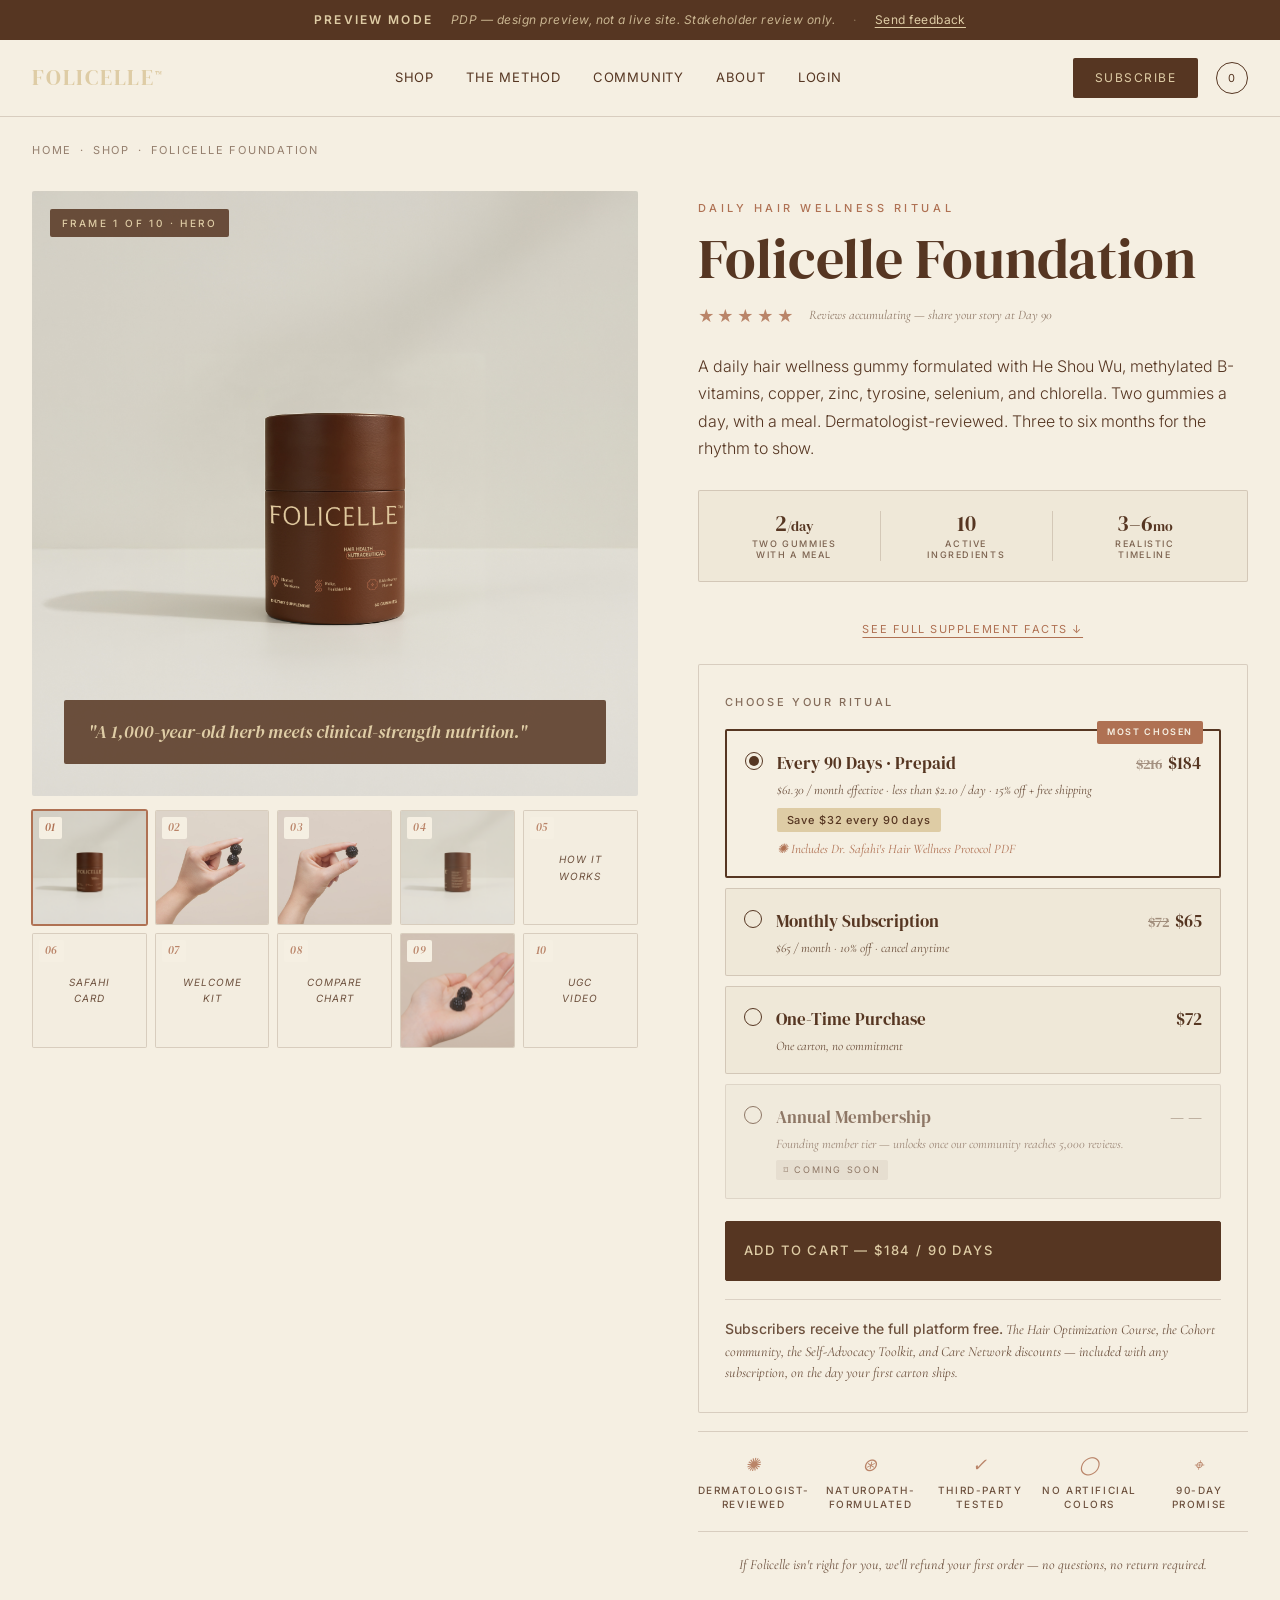
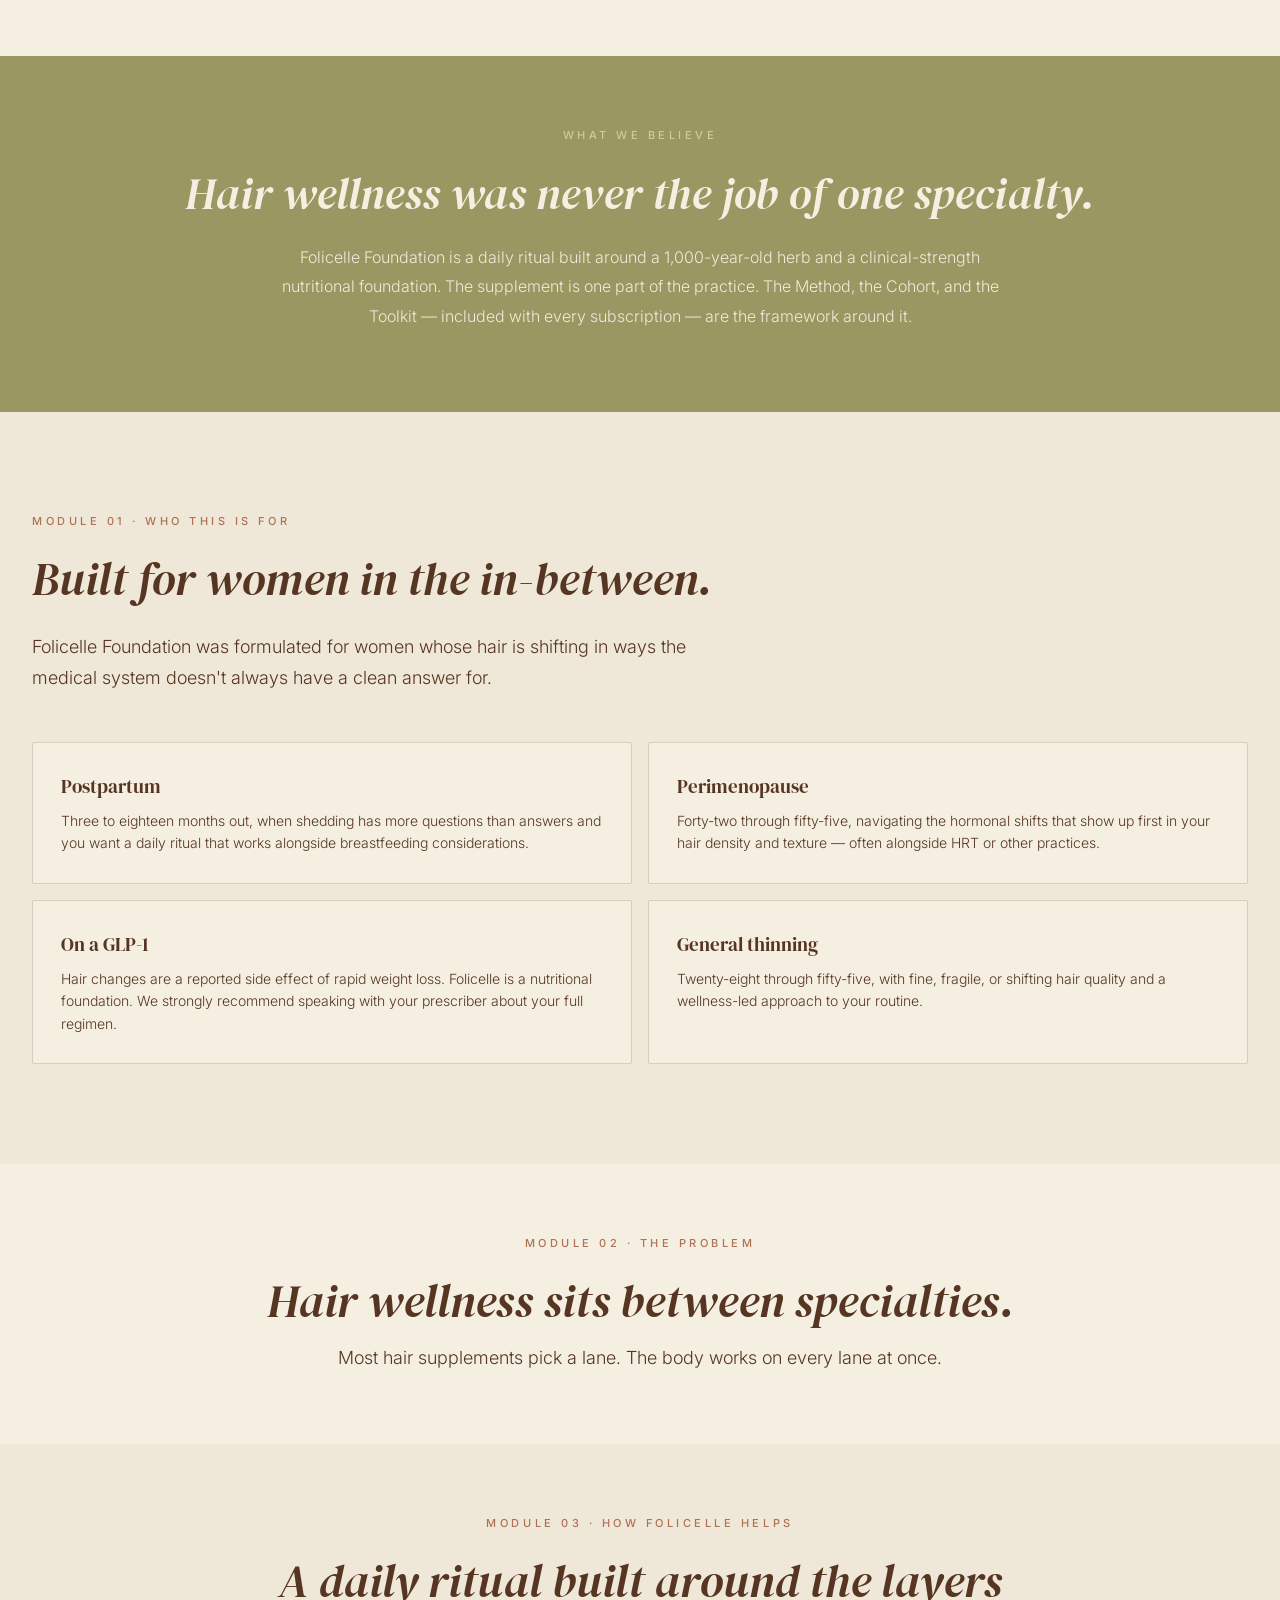
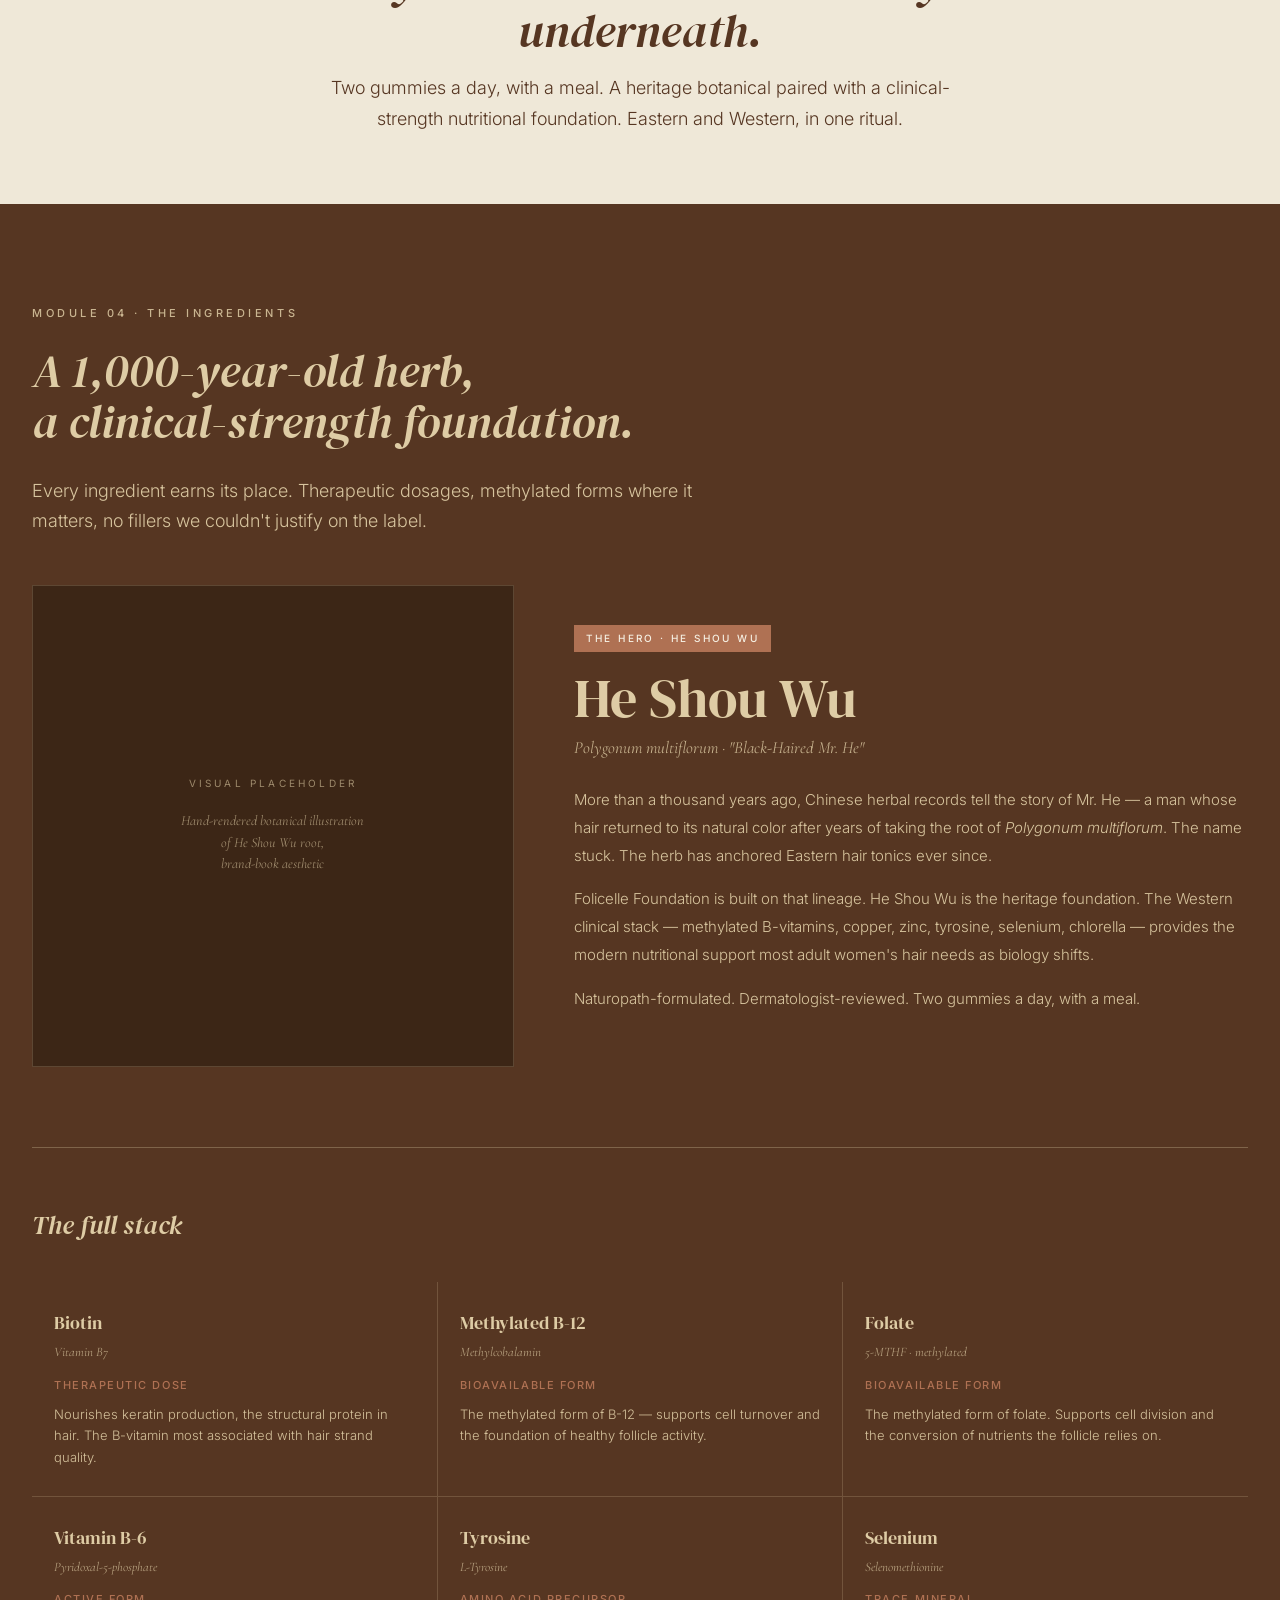
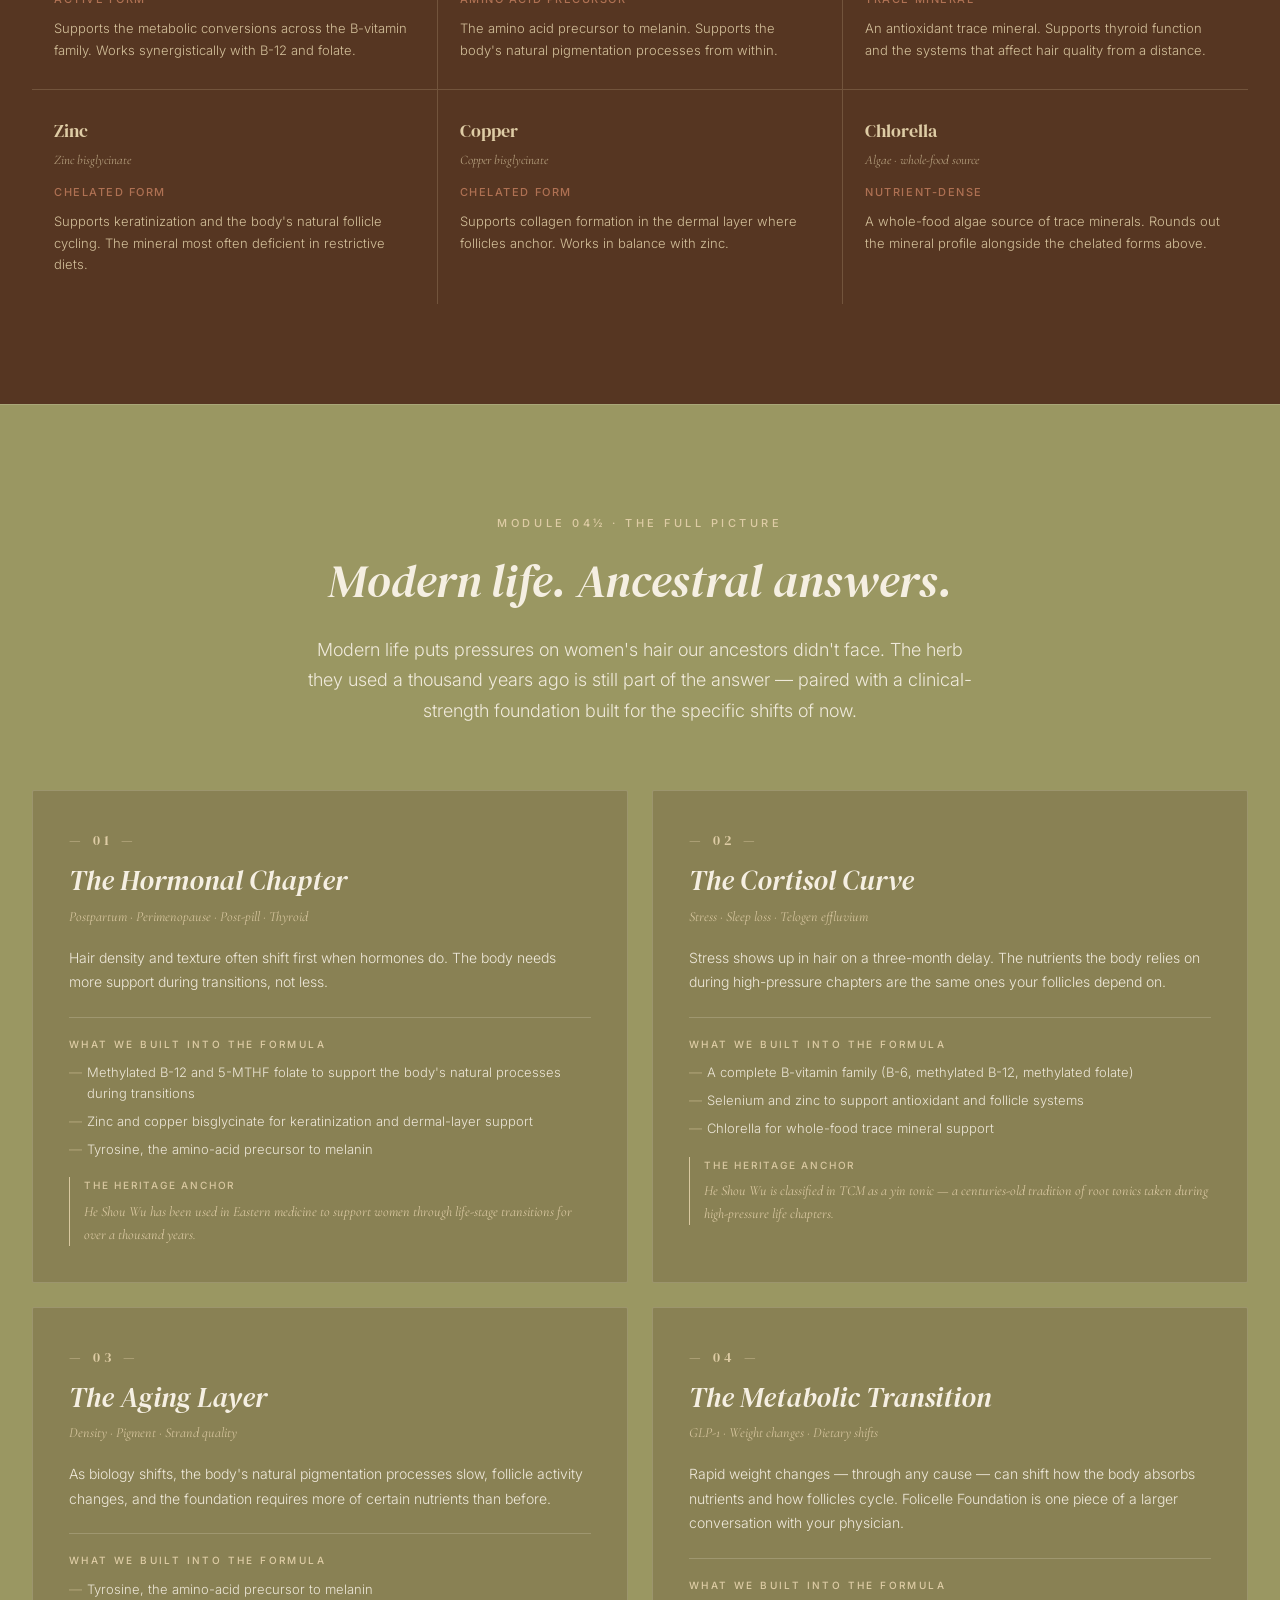
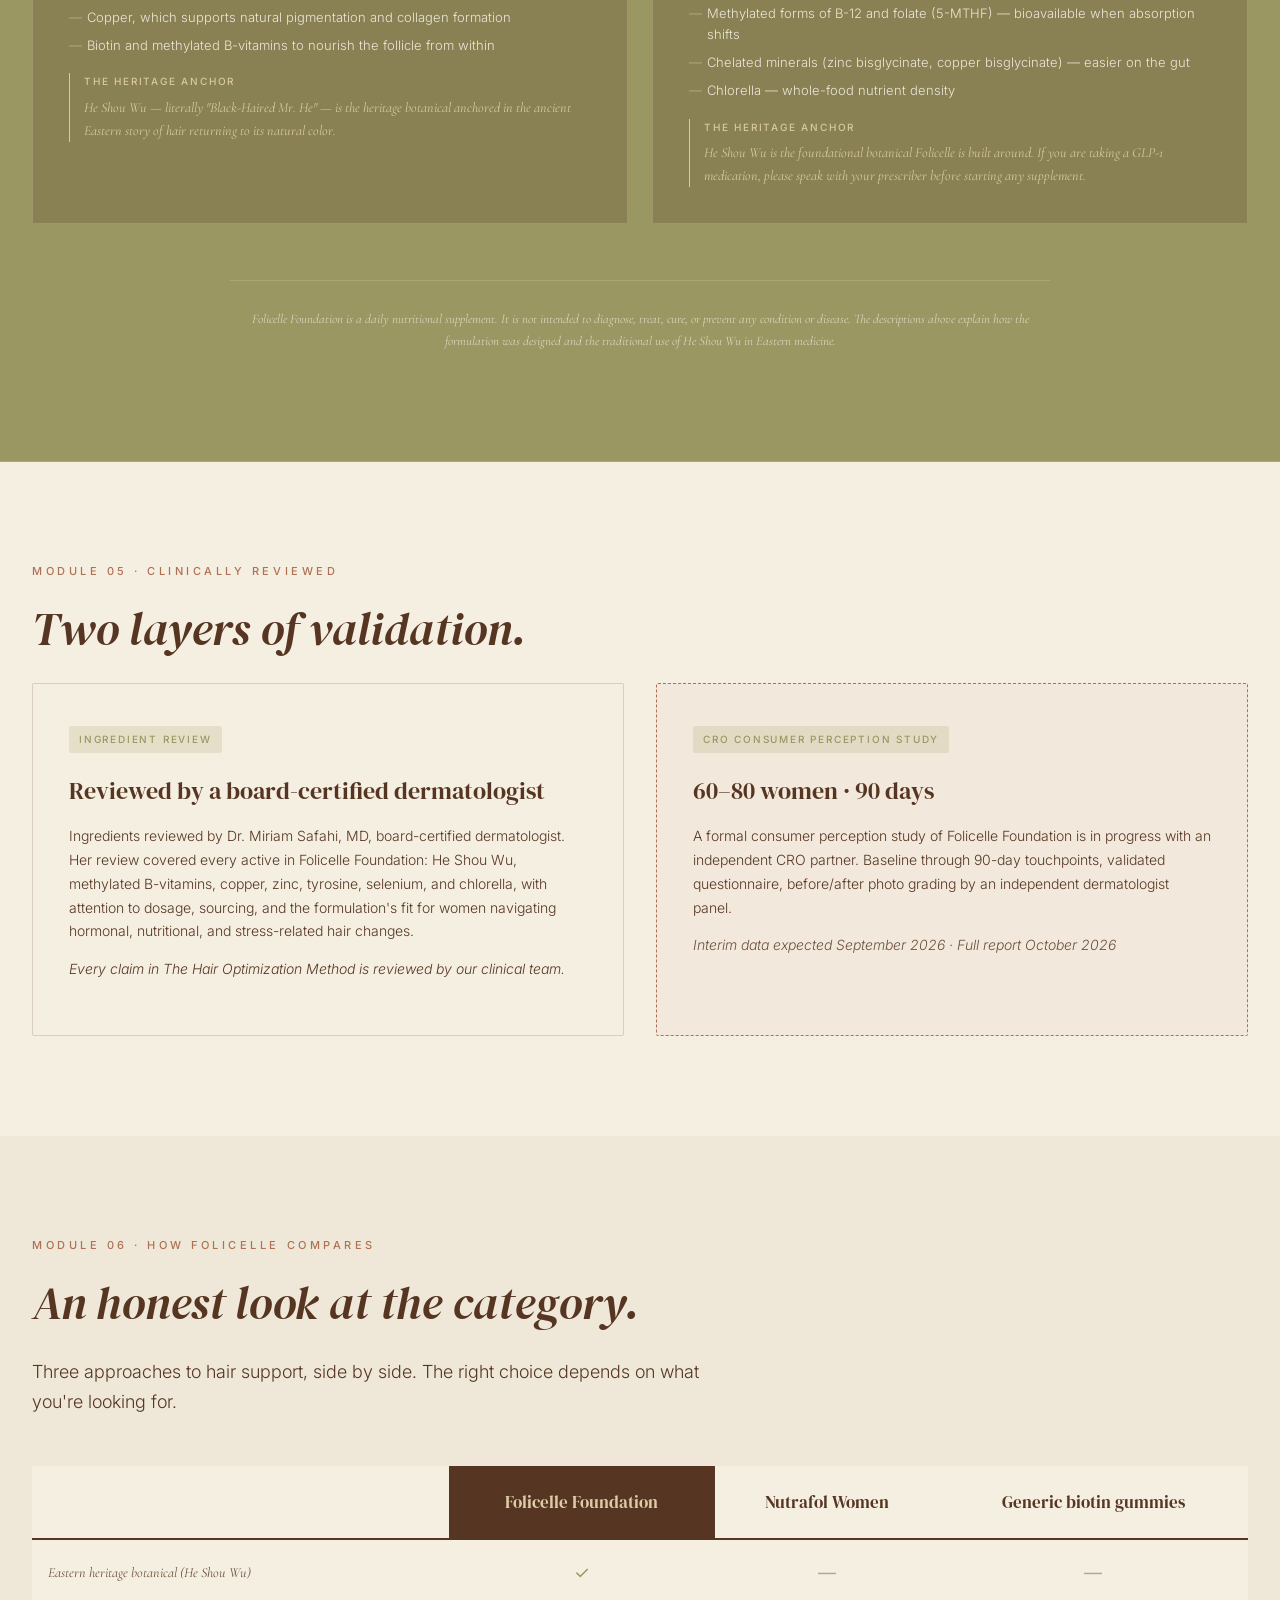
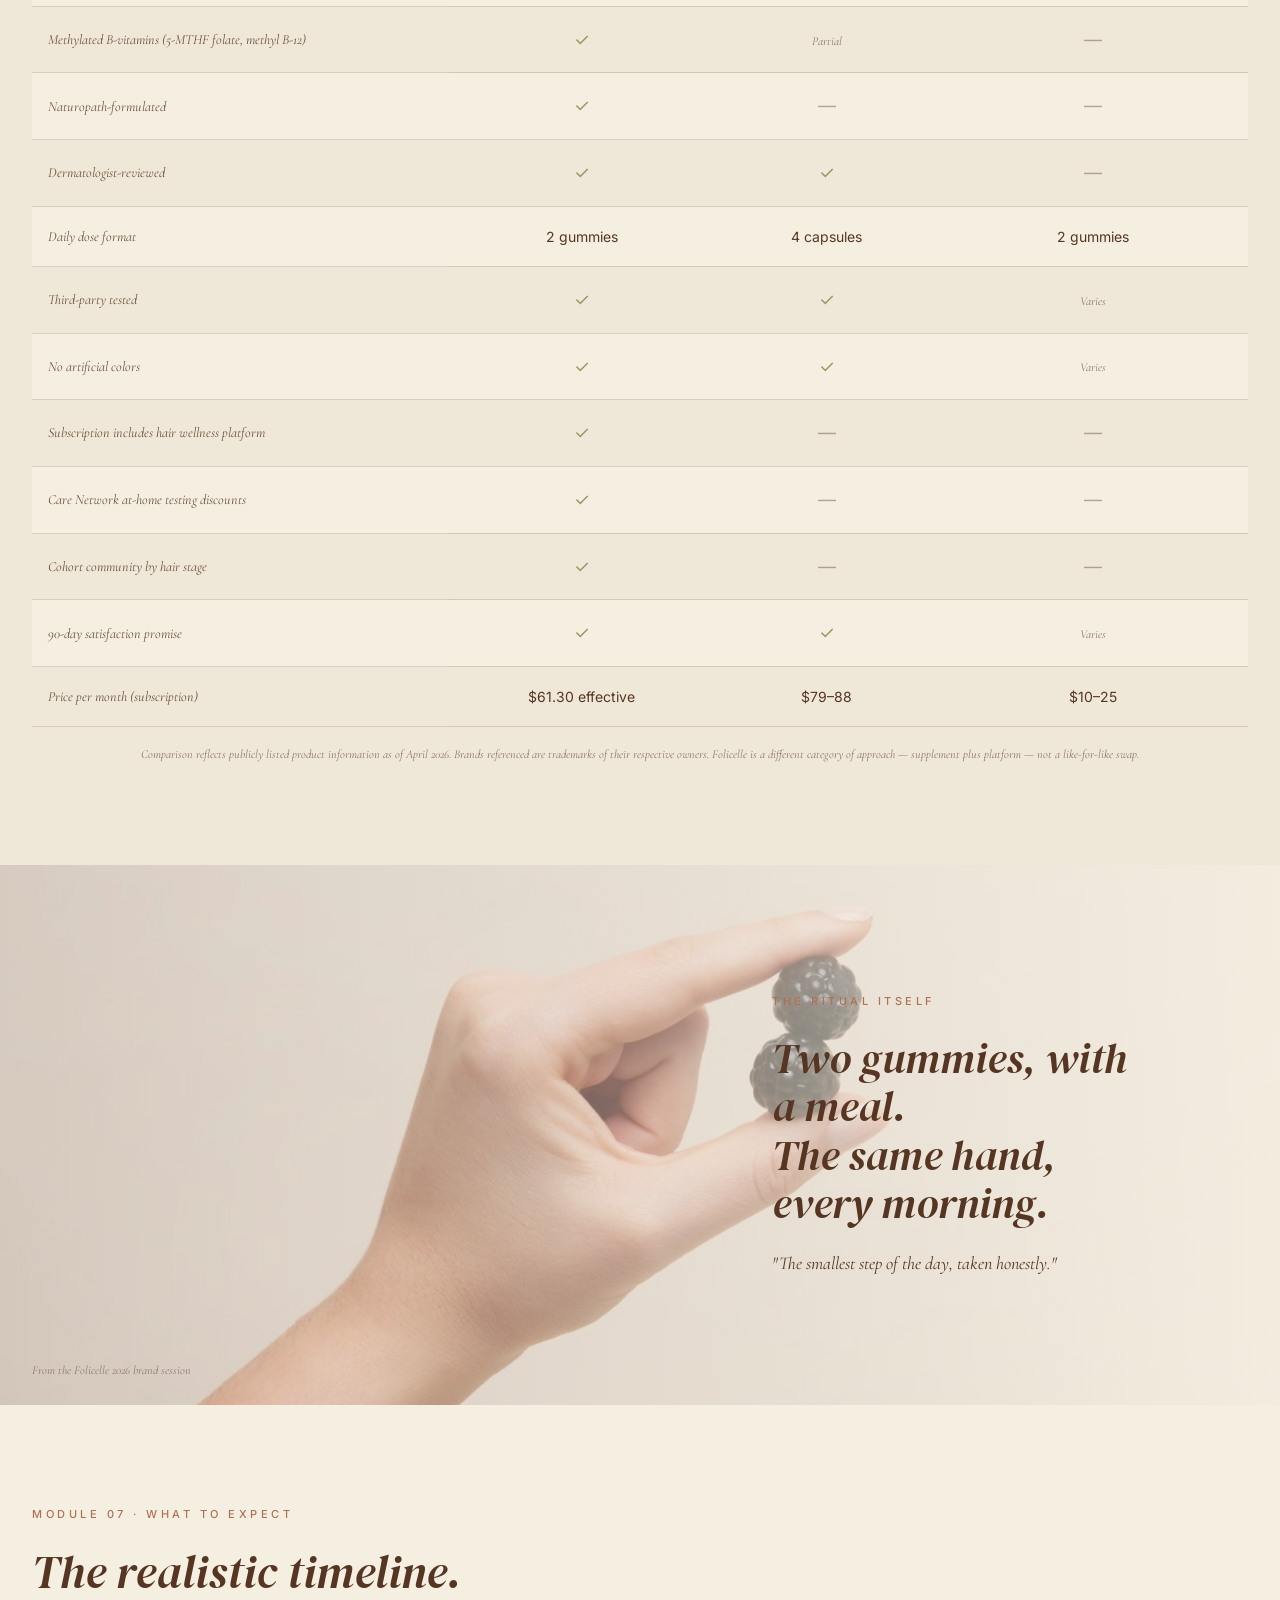
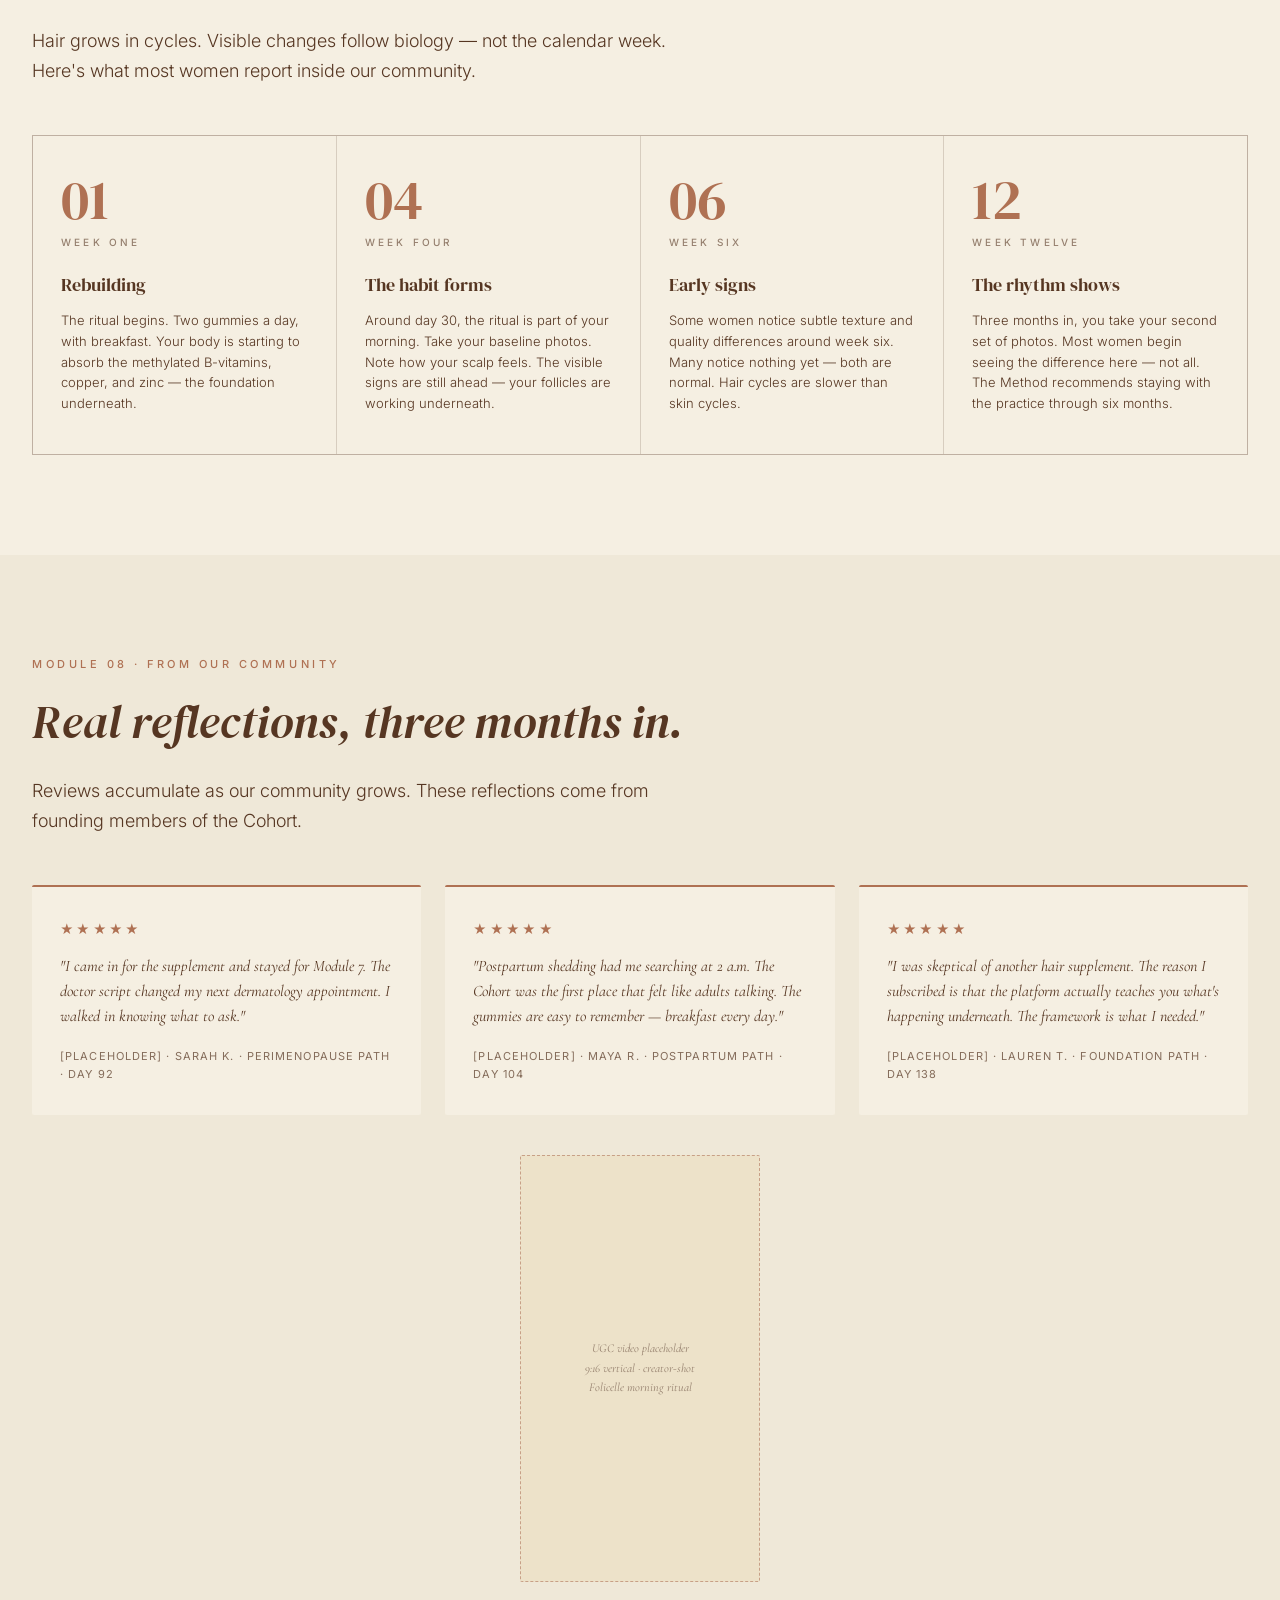
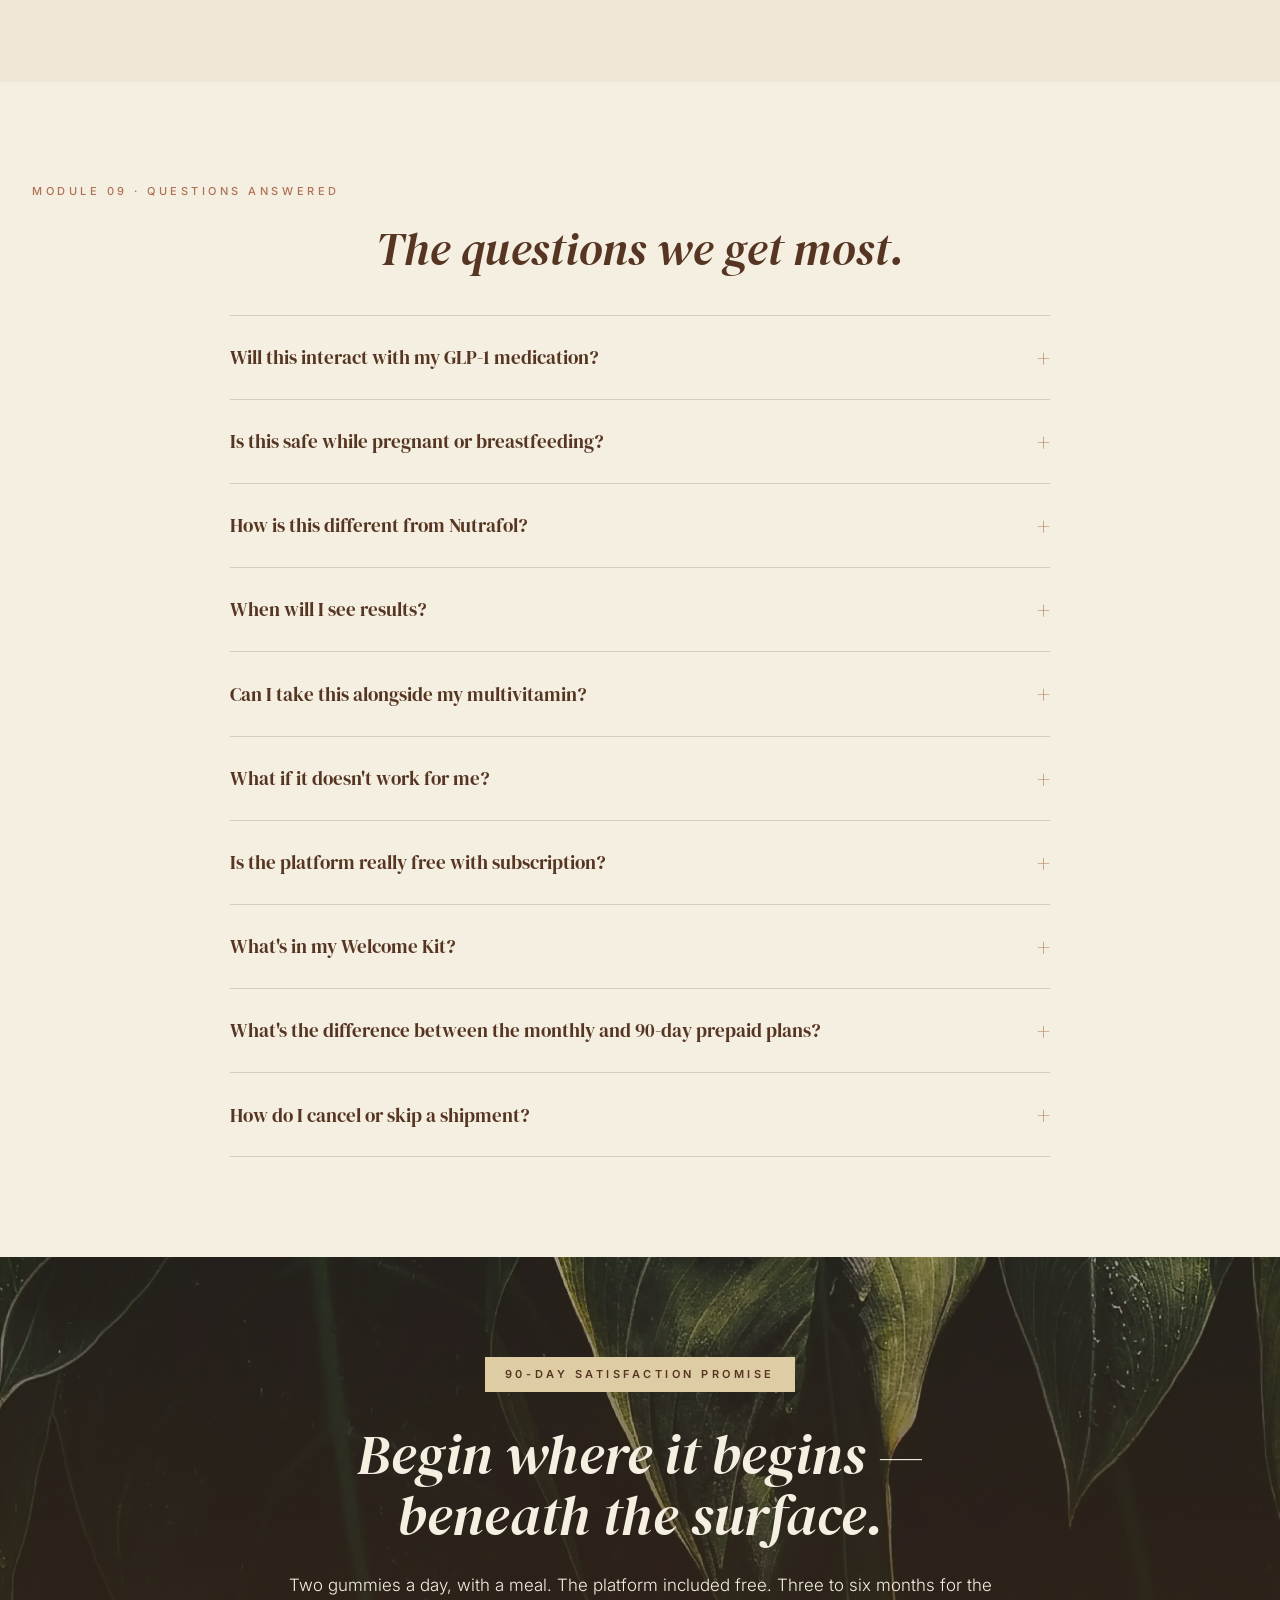
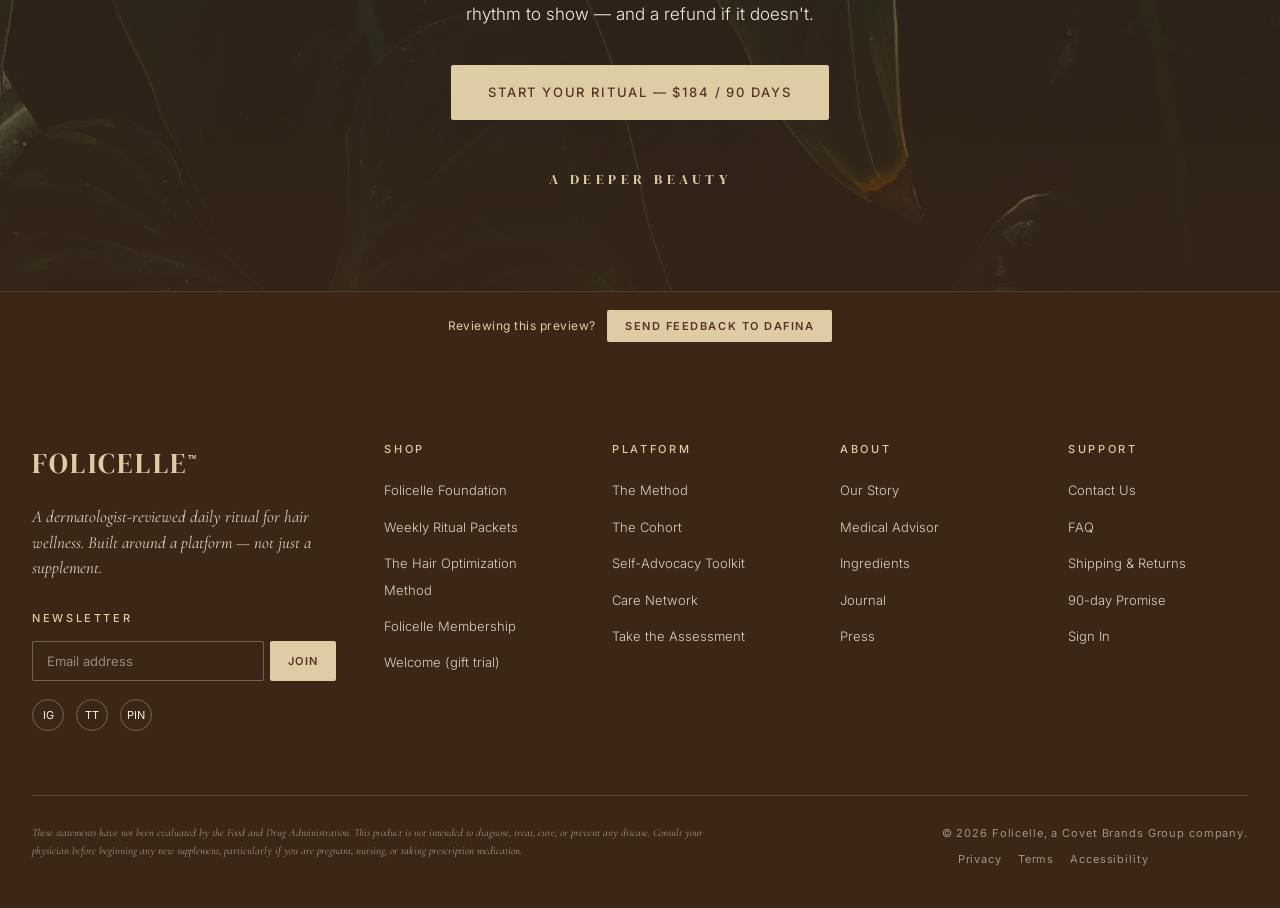
<file: product/foundation.html>
<!DOCTYPE html>
<html lang="en">
<head>
<meta charset="UTF-8">
<meta name="viewport" content="width=device-width, initial-scale=1.0">
<title>Folicelle Foundation — Daily Hair Wellness Ritual</title>
<meta name="description" content="A dermatologist-reviewed daily hair wellness gummy formulated with He Shou Wu, methylated B-vitamins, copper, zinc, tyrosine, and chlorella.">
<link rel="preconnect" href="https://fonts.googleapis.com">
<link rel="preconnect" href="https://fonts.gstatic.com" crossorigin>
<link href="https://fonts.googleapis.com/css2?family=Cormorant+Garamond:ital,wght@0,300;0,400;0,500;0,600;1,300;1,400;1,500&family=DM+Serif+Display:ital@0;1&family=Inter:wght@300;400;500;600;700&display=swap" rel="stylesheet">
<style>
/* ============================================================
   FOLICELLE — PDP V2 (Foundation)
   v2 changes:
   - Moss Green brand-belief band added between buy box and Module 1
   - NEW Module 04½ — "Modern life. Ancestral answers." persona-to-ingredient
     module on Moss Green ground (4 cards: hormonal/cortisol/aging/metabolic)
   - Studio model photography integrated mid-page (between Module 6 and Module 7)
     and as primary carousel frame
   - Otherwise design-system parity with PDP v1
   ============================================================ */

:root {
  --brown: #563622;
  --terracotta: #AF7153;
  --ancestral-gold: #DECCA5;
  --moss-green: #9A9762;
  --moss-deep: #7E7B4E;
  --cream: #F5EFE2;
  --cream-soft: #EFE8D8;
  --gold-light: #ECDFC0;
  --brown-soft: #6B4530;
  --brown-deep: #3C2616;
  --line: rgba(86,54,34,0.18);
  --display: 'DM Serif Display', 'Canela', Georgia, serif;
  --serif: 'Cormorant Garamond', 'Canela', Georgia, serif;
  --sans: 'Inter', 'Apercu Pro', -apple-system, system-ui, sans-serif;
}

* { box-sizing: border-box; margin: 0; padding: 0; }
html { scroll-behavior: smooth; }
body { font-family: var(--sans); font-weight: 400; font-size: 16px; line-height: 1.65; color: var(--brown); background: var(--cream); -webkit-font-smoothing: antialiased; padding-bottom: 0; }
img { max-width: 100%; height: auto; display: block; }
.container { max-width: 1280px; margin: 0 auto; padding: 0 32px; }
.container-narrow { max-width: 920px; margin: 0 auto; padding: 0 32px; }

.mockup-note { background: rgba(175,113,83,0.08); border-top: 1px dashed var(--terracotta); border-bottom: 1px dashed var(--terracotta); padding: 16px 32px; font-size: 12px; color: var(--terracotta); text-align: center; letter-spacing: 0.04em; }
.mockup-note strong { font-weight: 600; }
.v-tag { display: inline-block; background: var(--terracotta); color: var(--cream); font-size: 10px; letter-spacing: 0.18em; text-transform: uppercase; padding: 2px 8px; margin-left: 6px; font-weight: 600; border-radius: 2px; }

/* NAV */
.nav { position: sticky; top: 0; z-index: 100; background: var(--cream); border-bottom: 1px solid var(--line); padding: 18px 0; }
.nav-inner { display: flex; align-items: center; justify-content: space-between; max-width: 1280px; margin: 0 auto; padding: 0 32px; }
.nav-wordmark { font-family: var(--display); font-size: 22px; letter-spacing: 0.08em; color: var(--ancestral-gold); text-transform: uppercase; text-decoration: none; }
.nav-wordmark sup { font-size: 9px; vertical-align: super; }
.nav-links { display: flex; gap: 32px; }
.nav-links a { color: var(--brown); text-decoration: none; font-size: 13px; letter-spacing: 0.06em; text-transform: uppercase; }
.nav-links a:hover { color: var(--terracotta); }
.nav-right { display: flex; gap: 18px; align-items: center; }
.nav-cta { background: var(--brown); color: var(--ancestral-gold); padding: 10px 22px; border-radius: 2px; font-size: 12px; letter-spacing: 0.12em; text-transform: uppercase; text-decoration: none; }
.nav-cta:hover { background: var(--terracotta); }
.nav-cart { width: 32px; height: 32px; border: 1px solid var(--brown); border-radius: 50%; display: flex; align-items: center; justify-content: center; font-size: 11px; color: var(--brown); text-decoration: none; }
.nav-cart:hover { background: var(--brown); color: var(--ancestral-gold); }
@media (max-width: 880px) { .nav-links { display: none; } }

/* BUTTONS */
.btn-primary { background: var(--brown); color: var(--ancestral-gold); padding: 16px 36px; border-radius: 2px; font-size: 13px; letter-spacing: 0.14em; text-transform: uppercase; text-decoration: none; font-weight: 500; transition: all 0.25s; display: inline-block; border: 1px solid var(--brown); cursor: pointer; }
.btn-primary:hover { background: var(--terracotta); border-color: var(--terracotta); }
.btn-secondary { background: transparent; color: var(--brown); padding: 16px 30px; border-radius: 2px; font-size: 13px; letter-spacing: 0.14em; text-transform: uppercase; text-decoration: none; font-weight: 500; border: 1px solid var(--brown); transition: all 0.25s; display: inline-block; cursor: pointer; }
.btn-secondary:hover { background: var(--brown); color: var(--ancestral-gold); }

.breadcrumb { padding: 24px 0 0; font-size: 11px; letter-spacing: 0.16em; text-transform: uppercase; color: var(--brown); opacity: 0.6; }
.breadcrumb a { color: var(--brown); text-decoration: none; }
.breadcrumb span { margin: 0 8px; }

.product-hero { padding: 32px 0 80px; }
.product-grid { display: grid; grid-template-columns: 1.1fr 1fr; gap: 60px; align-items: flex-start; }
.carousel { position: sticky; top: 90px; }
.carousel-main { aspect-ratio: 1/1; background: var(--cream-soft); border-radius: 2px; position: relative; overflow: hidden; margin-bottom: 14px; }
.carousel-main img { width: 100%; height: 100%; object-fit: cover; }
.carousel-frame-label { position: absolute; top: 18px; left: 18px; background: rgba(86,54,34,0.85); color: var(--ancestral-gold); font-family: var(--sans); font-size: 10px; letter-spacing: 0.24em; text-transform: uppercase; padding: 6px 12px; border-radius: 2px; font-weight: 500; }
.carousel-overlay-text { position: absolute; bottom: 32px; left: 32px; right: 32px; background: rgba(86,54,34,0.85); color: var(--ancestral-gold); padding: 20px 24px; font-family: var(--display); font-style: italic; font-size: 18px; line-height: 1.35; border-radius: 2px; }
.carousel-thumbs { display: grid; grid-template-columns: repeat(5, 1fr); gap: 8px; }
.thumb { aspect-ratio: 1/1; background: var(--cream-soft); border-radius: 2px; border: 1px solid var(--line); cursor: pointer; overflow: hidden; position: relative; display: flex; align-items: center; justify-content: center; font-family: var(--display); color: var(--brown); font-size: 12px; font-style: italic; opacity: 0.85; transition: all 0.25s; }
.thumb:hover, .thumb.active { opacity: 1; border-color: var(--terracotta); }
.thumb.active { box-shadow: 0 0 0 1px var(--terracotta); }
.thumb img { width: 100%; height: 100%; object-fit: cover; }
.thumb-label { position: absolute; inset: 0; display: flex; align-items: center; justify-content: center; background: rgba(245,239,226,0.85); font-family: var(--sans); font-size: 10px; text-transform: uppercase; letter-spacing: 0.1em; color: var(--brown); text-align: center; padding: 8px; }
.thumb-num { position: absolute; top: 6px; left: 6px; font-family: var(--display); font-size: 11px; color: var(--terracotta); background: var(--cream); padding: 2px 6px; border-radius: 2px; z-index: 2; letter-spacing: 0.04em; }

.product-info { padding-top: 8px; }
.product-eyebrow { font-family: var(--sans); font-size: 11px; letter-spacing: 0.32em; text-transform: uppercase; color: var(--terracotta); margin-bottom: 14px; font-weight: 500; }
.product-title { font-family: var(--display); font-size: clamp(36px, 4.5vw, 56px); line-height: 1; color: var(--brown); margin-bottom: 16px; font-weight: 400; }
.product-rating { display: flex; align-items: center; gap: 12px; margin-bottom: 24px; font-size: 13px; color: var(--brown); opacity: 0.85; }
.product-rating .stars { color: var(--terracotta); letter-spacing: 0.18em; font-size: 16px; }
.product-rating .placeholder-tag { font-family: var(--serif); font-style: italic; font-size: 13px; opacity: 0.75; }
.product-desc { font-size: 16px; line-height: 1.7; color: var(--brown); font-weight: 300; margin-bottom: 28px; }

.dosage-callouts { display: grid; grid-template-columns: repeat(3, 1fr); gap: 12px; margin-bottom: 32px; padding: 20px 22px; background: var(--cream-soft); border: 1px solid var(--line); border-radius: 2px; }
.callout { text-align: center; border-right: 1px solid var(--line); padding-right: 12px; }
.callout:last-child { border-right: none; padding-right: 0; }
.callout-num { font-family: var(--display); font-size: 22px; color: var(--brown); line-height: 1.1; margin-bottom: 4px; }
.callout-num small { font-size: 14px; letter-spacing: 0; }
.callout-label { font-family: var(--sans); font-size: 9px; letter-spacing: 0.18em; text-transform: uppercase; color: var(--brown); opacity: 0.75; font-weight: 500; line-height: 1.2; }
.dosage-link-row { text-align: center; margin-top: 12px; }
.dosage-link { font-size: 11px; letter-spacing: 0.14em; text-transform: uppercase; color: var(--terracotta); text-decoration: underline; text-underline-offset: 4px; }

.safahi-mini { background: var(--cream); border: 1px solid var(--line); padding: 22px 24px; border-radius: 2px; display: flex; gap: 16px; align-items: center; margin-bottom: 32px; }
.safahi-avatar { width: 56px; height: 56px; border-radius: 50%; background: linear-gradient(135deg, var(--gold-light), var(--ancestral-gold)); display: flex; align-items: center; justify-content: center; font-family: var(--display); font-size: 11px; color: var(--brown); font-style: italic; text-align: center; flex-shrink: 0; border: 1px solid rgba(86,54,34,0.2); }
.safahi-mini-text { flex: 1; }
.safahi-mini-quote { font-family: var(--serif); font-style: italic; font-size: 15px; line-height: 1.4; color: var(--brown); margin-bottom: 6px; }
.safahi-mini-attribution { font-size: 11px; letter-spacing: 0.08em; color: var(--brown); opacity: 0.75; }

.buy-box { background: var(--cream); border: 1px solid var(--line); border-radius: 2px; padding: 28px 26px; margin-bottom: 18px; }
.buy-box-title { font-family: var(--sans); font-size: 11px; letter-spacing: 0.24em; text-transform: uppercase; color: var(--brown); opacity: 0.7; margin-bottom: 18px; font-weight: 500; }
.buy-options { display: flex; flex-direction: column; gap: 10px; margin-bottom: 22px; }
.buy-option { display: flex; gap: 14px; padding: 18px 18px; border: 1px solid var(--line); border-radius: 2px; cursor: pointer; transition: all 0.2s; background: var(--cream-soft); align-items: flex-start; position: relative; }
.buy-option:hover { border-color: var(--brown); }
.buy-option.selected { border: 2px solid var(--brown); background: var(--cream); }
.buy-option.locked { opacity: 0.65; cursor: not-allowed; background: rgba(86,54,34,0.04); }
.buy-option-radio { width: 18px; height: 18px; border: 1px solid var(--brown); border-radius: 50%; margin-top: 3px; flex-shrink: 0; position: relative; }
.buy-option.selected .buy-option-radio::after { content: ""; position: absolute; inset: 3px; background: var(--brown); border-radius: 50%; }
.buy-option-content { flex: 1; }
.buy-option-row1 { display: flex; justify-content: space-between; align-items: baseline; gap: 12px; flex-wrap: wrap; }
.buy-option-name { font-family: var(--display); font-size: 17px; color: var(--brown); font-weight: 400; line-height: 1.2; }
.buy-option-price { font-family: var(--display); font-size: 17px; color: var(--brown); font-weight: 400; }
.buy-option-strike { text-decoration: line-through; opacity: 0.5; margin-right: 6px; font-size: 14px; }
.buy-option-meta { font-family: var(--serif); font-style: italic; font-size: 13px; color: var(--brown); opacity: 0.85; margin-top: 4px; line-height: 1.4; }
.buy-option-effective { display: inline-block; font-family: var(--sans); font-size: 11px; letter-spacing: 0.08em; background: var(--ancestral-gold); color: var(--brown); padding: 3px 10px; border-radius: 2px; margin-top: 8px; font-weight: 500; }
.buy-option-best { position: absolute; top: -10px; right: 16px; background: var(--terracotta); color: var(--cream); font-family: var(--sans); font-size: 9px; letter-spacing: 0.18em; text-transform: uppercase; padding: 4px 10px; border-radius: 2px; font-weight: 600; }
.buy-option-gift { display: block; margin-top: 8px; font-family: var(--serif); font-style: italic; font-size: 13px; color: var(--terracotta); line-height: 1.4; }
.buy-option-locked-tag { display: inline-block; background: rgba(86,54,34,0.1); color: var(--brown); font-family: var(--sans); font-size: 9px; letter-spacing: 0.18em; text-transform: uppercase; padding: 3px 8px; border-radius: 2px; margin-top: 6px; }
.buy-cta { width: 100%; padding: 18px; font-size: 13px; }
.buy-platform-note { margin-top: 18px; padding-top: 18px; border-top: 1px solid var(--line); font-family: var(--serif); font-style: italic; font-size: 14px; line-height: 1.55; color: var(--brown); opacity: 0.85; }
.buy-platform-note strong { font-style: normal; font-family: var(--sans); font-weight: 500; }

.trust-bar { display: grid; grid-template-columns: repeat(5, 1fr); gap: 12px; padding: 20px 0; border-top: 1px solid var(--line); border-bottom: 1px solid var(--line); margin-bottom: 22px; }
.trust-item { text-align: center; font-family: var(--sans); font-size: 10px; letter-spacing: 0.16em; text-transform: uppercase; color: var(--brown); opacity: 0.85; line-height: 1.4; font-weight: 500; }
.trust-icon { display: block; font-family: var(--display); font-size: 18px; color: var(--terracotta); margin-bottom: 6px; font-style: italic; }
.risk-reversal { text-align: center; font-family: var(--serif); font-style: italic; font-size: 14px; color: var(--brown); opacity: 0.85; line-height: 1.55; }

@media (max-width: 980px) { .product-grid { grid-template-columns: 1fr; gap: 32px; } .carousel { position: static; } }

/* ============================================================
   MOSS GREEN BELIEF BAND — early, before Module 1 (NEW)
   ============================================================ */
.belief-band {
  background: var(--moss-green);
  color: var(--cream);
  padding: 70px 0 80px;
}
.belief-band-inner {
  max-width: 980px;
  margin: 0 auto;
  padding: 0 32px;
  text-align: center;
}
.belief-band .section-eyebrow { color: var(--ancestral-gold); opacity: 0.9; }
.belief-band h2 {
  font-family: var(--display);
  font-style: italic;
  font-size: clamp(28px, 3.6vw, 44px);
  line-height: 1.2;
  color: var(--cream);
  margin-bottom: 22px;
  font-weight: 400;
}
.belief-band p {
  font-size: 16px;
  line-height: 1.85;
  color: var(--cream);
  opacity: 0.95;
  font-weight: 300;
  max-width: 720px;
  margin: 0 auto;
}

/* SECTIONS */
section.module-section { padding: 100px 0; position: relative; }
section.module-section.tight { padding: 70px 0; }
section.module-section.alt { background: var(--cream-soft); }
section.module-section.dark { background: var(--brown); color: var(--ancestral-gold); }
section.module-section.dark .section-title { color: var(--ancestral-gold); }
section.module-section.dark .section-eyebrow { color: var(--ancestral-gold); opacity: 0.85; }

.section-eyebrow { font-family: var(--sans); font-size: 11px; letter-spacing: 0.32em; text-transform: uppercase; color: var(--terracotta); font-weight: 500; margin-bottom: 24px; }
.section-title { font-family: var(--display); font-weight: 400; font-size: clamp(30px, 3.6vw, 48px); line-height: 1.1; color: var(--brown); margin-bottom: 28px; }
.section-title.italic { font-style: italic; }
.section-lead { font-size: 18px; line-height: 1.7; color: var(--brown); font-weight: 300; max-width: 680px; margin-bottom: 48px; }

.who-grid { display: grid; grid-template-columns: repeat(2, 1fr); gap: 16px; margin-top: 40px; }
.who-tile { padding: 28px 28px; background: var(--cream); border: 1px solid var(--line); border-radius: 2px; }
.who-tile h4 { font-family: var(--display); font-size: 19px; color: var(--brown); margin-bottom: 8px; font-weight: 400; }
.who-tile p { font-size: 14px; line-height: 1.6; color: var(--brown); font-weight: 300; }
@media (max-width: 720px) { .who-grid { grid-template-columns: 1fr; } }

.statement-block { text-align: center; max-width: 760px; margin: 0 auto; }
.statement-block .section-title { margin-bottom: 16px; }

.ingredients-hero { display: grid; grid-template-columns: 1fr 1.4fr; gap: 60px; align-items: center; margin-bottom: 80px; }
.ingredients-hero .heshou-image-block { aspect-ratio: 1/1; background: var(--brown-deep); border: 1px solid rgba(222,204,165,0.2); display: flex; align-items: center; justify-content: center; text-align: center; padding: 40px; position: relative; overflow: hidden; }
.ingredients-hero .heshou-image-block .placeholder-frame { font-family: var(--serif); font-style: italic; color: var(--ancestral-gold); opacity: 0.6; font-size: 14px; line-height: 1.55; }
.ingredients-hero .heshou-image-block .ph-tag { display: block; font-family: var(--sans); font-style: normal; text-transform: uppercase; font-size: 10px; letter-spacing: 0.32em; margin-bottom: 18px; }
.ingredient-tag { display: inline-block; background: var(--terracotta); color: var(--cream); font-family: var(--sans); font-size: 10px; letter-spacing: 0.24em; text-transform: uppercase; padding: 5px 12px; margin-bottom: 18px; font-weight: 500; }
.heshou-name { font-family: var(--display); font-size: clamp(34px, 4.2vw, 56px); line-height: 1.05; color: var(--ancestral-gold); margin-bottom: 8px; font-weight: 400; }
.heshou-latin { font-family: var(--serif); font-style: italic; font-size: 17px; color: var(--ancestral-gold); opacity: 0.8; margin-bottom: 24px; }
.heshou-story-body { font-size: 15px; line-height: 1.85; color: var(--ancestral-gold); opacity: 0.95; margin-bottom: 16px; font-weight: 300; }

.ingredient-stack { border-top: 1px solid rgba(222,204,165,0.3); padding-top: 56px; }
.ingredient-stack-title { font-family: var(--display); font-size: 26px; color: var(--ancestral-gold); margin-bottom: 36px; font-weight: 400; font-style: italic; }
.ingredient-grid { display: grid; grid-template-columns: repeat(3, 1fr); gap: 1px; background: rgba(222,204,165,0.2); }
.ingredient-cell { background: var(--brown); padding: 26px 22px 28px; }
.ingredient-cell h4 { font-family: var(--display); font-size: 18px; color: var(--ancestral-gold); margin-bottom: 4px; font-weight: 400; }
.ingredient-cell .latin { font-family: var(--serif); font-style: italic; font-size: 13px; color: var(--ancestral-gold); opacity: 0.7; margin-bottom: 12px; display: block; }
.ingredient-cell .dose { font-family: var(--sans); font-size: 11px; letter-spacing: 0.14em; text-transform: uppercase; color: var(--terracotta); margin-bottom: 10px; font-weight: 500; }
.ingredient-cell p { font-size: 13px; line-height: 1.65; color: var(--ancestral-gold); opacity: 0.92; font-weight: 300; }
@media (max-width: 980px) { .ingredients-hero { grid-template-columns: 1fr; gap: 40px; } .ingredient-grid { grid-template-columns: repeat(2, 1fr); } }
@media (max-width: 600px) { .ingredient-grid { grid-template-columns: 1fr; } }

/* ============================================================
   MODULE 4½ — PERSONA-TO-INGREDIENT (NEW, MOSS GREEN)
   ============================================================ */
.personas {
  background: var(--moss-green);
  color: var(--cream);
  padding: 110px 0;
  position: relative;
}
.personas::before, .personas::after {
  content: "";
  position: absolute; left: 0; right: 0; height: 1px;
  background: rgba(245,239,226,0.18);
}
.personas::before { top: 0; }
.personas::after { bottom: 0; }
.personas .section-eyebrow { color: var(--ancestral-gold); }
.personas .section-title { color: var(--cream); }
.personas .section-lead { color: var(--cream); opacity: 0.95; }
.personas-header { text-align: center; margin-bottom: 64px; }
.personas-header .section-lead { margin: 0 auto; }

.persona-grid {
  display: grid;
  grid-template-columns: repeat(2, 1fr);
  gap: 24px;
}
.persona-card {
  background: rgba(60,38,22,0.18);
  border: 1px solid rgba(245,239,226,0.18);
  padding: 38px 36px 36px;
  border-radius: 2px;
  position: relative;
  transition: all 0.3s ease;
}
.persona-card:hover {
  background: rgba(60,38,22,0.3);
  border-color: rgba(222,204,165,0.4);
}
.persona-num {
  font-family: var(--display);
  font-size: 14px;
  color: var(--ancestral-gold);
  letter-spacing: 0.32em;
  margin-bottom: 12px;
  font-weight: 400;
}
.persona-name {
  font-family: var(--display);
  font-style: italic;
  font-size: 28px;
  color: var(--cream);
  margin-bottom: 8px;
  font-weight: 400;
  line-height: 1.15;
}
.persona-tags {
  font-family: var(--serif);
  font-style: italic;
  font-size: 14px;
  color: var(--ancestral-gold);
  margin-bottom: 18px;
  opacity: 0.9;
}
.persona-body {
  font-size: 14px;
  line-height: 1.75;
  color: var(--cream);
  opacity: 0.95;
  margin-bottom: 22px;
  font-weight: 300;
}
.persona-section-label {
  font-family: var(--sans);
  font-size: 10px;
  letter-spacing: 0.24em;
  text-transform: uppercase;
  color: var(--ancestral-gold);
  margin-bottom: 10px;
  font-weight: 500;
  padding-top: 18px;
  border-top: 1px solid rgba(245,239,226,0.2);
}
.persona-ingredients {
  list-style: none;
  margin-bottom: 18px;
}
.persona-ingredients li {
  font-size: 13px;
  line-height: 1.6;
  color: var(--cream);
  opacity: 0.92;
  font-weight: 300;
  padding-left: 18px;
  position: relative;
  margin-bottom: 7px;
}
.persona-ingredients li::before {
  content: "—";
  position: absolute;
  left: 0;
  color: var(--ancestral-gold);
  opacity: 0.7;
}
.persona-anchor {
  font-family: var(--serif);
  font-style: italic;
  font-size: 14px;
  line-height: 1.65;
  color: var(--ancestral-gold);
  opacity: 0.95;
  font-weight: 400;
  padding-left: 14px;
  border-left: 1px solid var(--ancestral-gold);
}
.persona-anchor strong { font-style: normal; font-family: var(--sans); font-size: 10px; letter-spacing: 0.18em; text-transform: uppercase; color: var(--ancestral-gold); display: block; margin-bottom: 6px; font-weight: 500; }

.personas-ftc {
  margin-top: 56px;
  padding-top: 28px;
  border-top: 1px solid rgba(245,239,226,0.25);
  font-family: var(--serif);
  font-style: italic;
  font-size: 13px;
  line-height: 1.65;
  color: var(--cream);
  opacity: 0.7;
  text-align: center;
  max-width: 820px;
  margin-left: auto;
  margin-right: auto;
}
@media (max-width: 880px) { .persona-grid { grid-template-columns: 1fr; gap: 18px; } }

/* MOD 5 — Clinical */
.clinical-grid { display: grid; grid-template-columns: 1fr 1fr; gap: 32px; }
.clinical-card { background: var(--cream); border: 1px solid var(--line); padding: 40px 36px; border-radius: 2px; }
.clinical-card h3 { font-family: var(--display); font-size: 24px; color: var(--brown); margin-bottom: 14px; font-weight: 400; }
.clinical-card p { font-size: 14px; line-height: 1.7; color: var(--brown); font-weight: 300; margin-bottom: 14px; }
.clinical-card .clinical-tag { display: inline-block; background: rgba(154,151,98,0.18); color: var(--moss-green); font-family: var(--sans); font-size: 10px; letter-spacing: 0.18em; text-transform: uppercase; padding: 5px 10px; margin-bottom: 18px; border-radius: 2px; font-weight: 500; }
.clinical-card.placeholder-card { border: 1px dashed var(--terracotta); background: rgba(175,113,83,0.04); }
@media (max-width: 880px) { .clinical-grid { grid-template-columns: 1fr; } }

/* MOD 6 — Comparison */
.compare-table-wrap { overflow-x: auto; }
.compare-table { width: 100%; border-collapse: collapse; background: var(--cream); font-size: 14px; min-width: 720px; }
.compare-table th, .compare-table td { text-align: center; padding: 18px 16px; border-bottom: 1px solid var(--line); }
.compare-table th:first-child, .compare-table td:first-child { text-align: left; font-family: var(--serif); font-style: italic; color: var(--brown); opacity: 0.85; font-size: 14px; }
.compare-table thead th { font-family: var(--display); font-size: 17px; color: var(--brown); font-weight: 400; text-transform: none; border-bottom: 2px solid var(--brown); padding: 22px 16px; }
.compare-table thead th.featured { background: var(--brown); color: var(--ancestral-gold); }
.compare-table tbody tr:nth-child(even) { background: var(--cream-soft); }
.compare-table .check { color: var(--moss-green); font-size: 18px; }
.compare-table .x { color: var(--brown); opacity: 0.4; font-size: 18px; }
.compare-table .partial { font-family: var(--serif); font-style: italic; font-size: 12px; color: var(--brown); opacity: 0.65; }
.compare-disclaimer { margin-top: 18px; font-family: var(--serif); font-style: italic; font-size: 12px; color: var(--brown); opacity: 0.65; text-align: center; }

/* ============================================================
   ASIAN MODEL EDITORIAL DIVIDER (NEW)
   sits between Module 6 and Module 7
   ============================================================ */
.editorial-divider {
  position: relative;
  min-height: 540px;
  display: flex;
  align-items: center;
  justify-content: flex-end;
  background: var(--cream);
  overflow: hidden;
}
.editorial-divider-bg {
  position: absolute; inset: 0; z-index: 0;
}
.editorial-divider-bg img {
  width: 100%; height: 100%;
  object-fit: cover;
  object-position: 25% center;
}
.editorial-divider-bg::after {
  content: "";
  position: absolute; inset: 0;
  background: linear-gradient(90deg,
    rgba(245,239,226,0) 0%,
    rgba(245,239,226,0.45) 50%,
    rgba(245,239,226,0.92) 100%
  );
}
.editorial-divider-content {
  position: relative;
  z-index: 2;
  max-width: 480px;
  padding: 80px 64px 80px 32px;
  margin-right: 60px;
  color: var(--brown);
}
.editorial-divider-content .section-eyebrow { color: var(--terracotta); }
.editorial-divider-content h3 {
  font-family: var(--display);
  font-style: italic;
  font-size: clamp(28px, 3.4vw, 42px);
  line-height: 1.15;
  margin-bottom: 22px;
  font-weight: 400;
  color: var(--brown);
}
.editorial-divider-content p {
  font-family: var(--serif);
  font-size: 18px;
  line-height: 1.6;
  color: var(--brown);
  font-weight: 400;
  font-style: italic;
}
.editorial-divider-tag {
  position: absolute;
  bottom: 24px; left: 32px;
  z-index: 3;
  font-family: var(--serif);
  font-style: italic;
  font-size: 12px;
  color: var(--brown);
  opacity: 0.55;
}
@media (max-width: 980px) {
  .editorial-divider { min-height: 460px; align-items: flex-end; justify-content: flex-start; }
  .editorial-divider-bg::after {
    background: linear-gradient(180deg,
      rgba(245,239,226,0) 0%,
      rgba(245,239,226,0.5) 40%,
      rgba(245,239,226,0.95) 100%);
  }
  .editorial-divider-content { padding: 50px 32px 56px; margin-right: 0; max-width: 100%; }
}

/* MOD 7 — Timeline */
.timeline { display: grid; grid-template-columns: repeat(4, 1fr); gap: 1px; background: var(--line); border: 1px solid var(--line); margin-top: 40px; }
.timeline-step { background: var(--cream); padding: 36px 28px 40px; position: relative; }
.timeline-step .week { font-family: var(--display); font-size: 56px; color: var(--terracotta); line-height: 1; margin-bottom: 6px; font-weight: 400; }
.timeline-step .week-label { font-family: var(--sans); font-size: 10px; letter-spacing: 0.32em; text-transform: uppercase; color: var(--brown); opacity: 0.6; margin-bottom: 20px; font-weight: 500; }
.timeline-step h4 { font-family: var(--display); font-size: 18px; color: var(--brown); margin-bottom: 10px; font-weight: 400; }
.timeline-step p { font-size: 13px; line-height: 1.6; color: var(--brown); font-weight: 300; }
@media (max-width: 1000px) { .timeline { grid-template-columns: repeat(2, 1fr); } }
@media (max-width: 600px) { .timeline { grid-template-columns: 1fr; } }

/* MOD 8 — Social proof */
.proof-grid { display: grid; grid-template-columns: repeat(3, 1fr); gap: 24px; }
.proof-card { background: var(--cream); padding: 32px 28px; border-top: 2px solid var(--terracotta); border-radius: 2px; }
.proof-stars { color: var(--terracotta); letter-spacing: 0.18em; font-size: 13px; margin-bottom: 14px; }
.proof-body { font-family: var(--serif); font-style: italic; font-size: 16px; line-height: 1.55; color: var(--brown); margin-bottom: 18px; font-weight: 400; }
.proof-attr { font-size: 11px; letter-spacing: 0.1em; text-transform: uppercase; color: var(--brown); opacity: 0.7; }
.proof-ugc-placeholder { background: var(--gold-light); aspect-ratio: 9/16; display: flex; align-items: center; justify-content: center; font-family: var(--serif); font-style: italic; font-size: 12px; color: var(--brown); opacity: 0.6; text-align: center; padding: 20px; border-radius: 2px; max-width: 240px; margin: 40px auto 0; border: 1px dashed var(--terracotta); }
@media (max-width: 880px) { .proof-grid { grid-template-columns: 1fr; } }

/* MOD 9 — FAQ */
.faq-list { max-width: 820px; margin: 40px auto 0; border-top: 1px solid var(--line); }
.faq-item { border-bottom: 1px solid var(--line); }
.faq-question { width: 100%; background: none; border: none; text-align: left; padding: 26px 0; display: flex; justify-content: space-between; align-items: center; gap: 24px; cursor: pointer; font-family: var(--display); font-size: 19px; line-height: 1.3; color: var(--brown); font-weight: 400; }
.faq-question:hover { color: var(--terracotta); }
.faq-toggle { font-family: var(--display); font-size: 24px; color: var(--terracotta); transition: transform 0.3s; flex-shrink: 0; }
.faq-item.open .faq-toggle { transform: rotate(45deg); }
.faq-answer { max-height: 0; overflow: hidden; transition: max-height 0.4s ease, padding 0.4s ease; font-size: 15px; line-height: 1.75; color: var(--brown); font-weight: 300; }
.faq-item.open .faq-answer { max-height: 800px; padding-bottom: 26px; }
.faq-answer .ftc-note { display: block; margin-top: 12px; font-family: var(--serif); font-style: italic; font-size: 13px; color: var(--brown); opacity: 0.75; }

/* MOD 10 — Final CTA */
.final-pdp { position: relative; min-height: 540px; display: flex; align-items: center; justify-content: center; text-align: center; overflow: hidden; padding: 100px 32px; }
.final-pdp-bg { position: absolute; inset: 0; }
.final-pdp-bg img { width: 100%; height: 100%; object-fit: cover; }
.final-pdp-bg::after { content: ""; position: absolute; inset: 0; background: linear-gradient(180deg, rgba(60,38,22,0.4) 0%, rgba(60,38,22,0.78) 100%); }
.final-pdp-content { position: relative; z-index: 2; color: var(--cream); max-width: 760px; }
.final-pdp h2 { font-family: var(--display); font-style: italic; font-size: clamp(32px, 4.5vw, 56px); line-height: 1.1; margin-bottom: 24px; color: var(--cream); font-weight: 400; }
.final-pdp p { font-size: 17px; line-height: 1.7; margin-bottom: 36px; color: var(--cream); font-weight: 300; }
.promise-tag { display: inline-block; font-family: var(--sans); font-size: 11px; letter-spacing: 0.32em; text-transform: uppercase; background: var(--ancestral-gold); color: var(--brown); padding: 8px 20px; margin-bottom: 32px; font-weight: 600; }
.final-pdp .btn-primary { background: var(--ancestral-gold); color: var(--brown); border-color: var(--ancestral-gold); }
.final-pdp .btn-primary:hover { background: var(--terracotta); color: var(--cream); border-color: var(--terracotta); }
.final-pdp-footer { margin-top: 48px; font-family: var(--display); font-size: 14px; letter-spacing: 0.32em; text-transform: uppercase; color: var(--ancestral-gold); }

/* MOBILE STICKY CART */
.sticky-cart { display: none; position: fixed; bottom: 0; left: 0; right: 0; background: var(--brown); color: var(--ancestral-gold); padding: 14px 18px; z-index: 200; box-shadow: 0 -4px 20px rgba(60,38,22,0.25); align-items: center; justify-content: space-between; gap: 12px; }
.sticky-cart-info { flex: 1; }
.sticky-cart-name { font-family: var(--display); font-size: 14px; line-height: 1.1; }
.sticky-cart-price { font-family: var(--sans); font-size: 11px; letter-spacing: 0.08em; opacity: 0.85; margin-top: 2px; }
.sticky-cart-cta { background: var(--ancestral-gold); color: var(--brown); padding: 12px 18px; border-radius: 2px; font-size: 11px; letter-spacing: 0.14em; text-transform: uppercase; text-decoration: none; font-weight: 600; white-space: nowrap; }
@media (max-width: 880px) { .sticky-cart { display: flex; } body { padding-bottom: 76px; } }

/* FOOTER */
.footer { background: var(--brown-deep); color: var(--cream); padding: 80px 0 40px; }
.footer-grid { display: grid; grid-template-columns: 1.6fr repeat(4, 1fr); gap: 48px; margin-bottom: 64px; }
.footer-brand-block { max-width: 360px; }
.footer-wordmark { font-family: var(--display); font-size: 28px; letter-spacing: 0.08em; color: var(--ancestral-gold); text-transform: uppercase; margin-bottom: 18px; display: block; text-decoration: none; }
.footer-wordmark sup { font-size: 11px; vertical-align: super; }
.footer-tagline { font-family: var(--serif); font-style: italic; font-size: 17px; color: var(--cream); opacity: 0.85; margin-bottom: 28px; line-height: 1.5; }
.footer-newsletter { font-family: var(--sans); font-size: 11px; letter-spacing: 0.24em; text-transform: uppercase; color: var(--ancestral-gold); margin-bottom: 14px; font-weight: 500; }
.footer-newsletter-form { display: flex; gap: 6px; max-width: 320px; }
.footer-newsletter-form input { flex: 1; padding: 11px 14px; background: transparent; border: 1px solid rgba(245,239,226,0.3); color: var(--cream); font-family: var(--sans); font-size: 13px; border-radius: 2px; }
.footer-newsletter-form input::placeholder { color: rgba(245,239,226,0.5); }
.footer-newsletter-form button { padding: 11px 18px; background: var(--ancestral-gold); color: var(--brown); border: none; font-family: var(--sans); font-size: 11px; letter-spacing: 0.12em; text-transform: uppercase; font-weight: 600; cursor: pointer; border-radius: 2px; }
.footer-col-title { font-family: var(--sans); font-size: 11px; letter-spacing: 0.24em; text-transform: uppercase; color: var(--ancestral-gold); margin-bottom: 18px; font-weight: 500; }
.footer-col ul { list-style: none; }
.footer-col li { margin-bottom: 10px; }
.footer-col a { color: var(--cream); font-size: 13px; text-decoration: none; font-weight: 300; opacity: 0.85; }
.footer-col a:hover { opacity: 1; color: var(--ancestral-gold); }
.footer-bottom { border-top: 1px solid rgba(245,239,226,0.18); padding-top: 28px; display: flex; flex-wrap: wrap; gap: 24px; justify-content: space-between; align-items: flex-start; }
.footer-disclaimer { font-family: var(--serif); font-style: italic; font-size: 11px; line-height: 1.6; color: var(--cream); opacity: 0.55; max-width: 700px; }
.footer-meta { font-family: var(--sans); font-size: 11px; letter-spacing: 0.08em; color: var(--cream); opacity: 0.55; }
.footer-meta a { color: var(--cream); text-decoration: none; margin-left: 16px; }
.footer-social { display: flex; gap: 12px; margin-top: 18px; }
.footer-social a { width: 32px; height: 32px; border: 1px solid rgba(245,239,226,0.3); border-radius: 50%; display: flex; align-items: center; justify-content: center; color: var(--cream); text-decoration: none; font-size: 11px; }
.footer-social a:hover { background: var(--ancestral-gold); color: var(--brown); border-color: var(--ancestral-gold); }
@media (max-width: 1000px) { .footer-grid { grid-template-columns: 1fr 1fr; gap: 40px; } }
@media (max-width: 600px) { .footer-grid { grid-template-columns: 1fr; } .footer-bottom { flex-direction: column; } }
</style>
<link rel="stylesheet" href="../css/prototype.css">
<meta name="robots" content="noindex, nofollow, noarchive, nosnippet">
</head>
<body>

<div class="preview-banner">
  <strong>Preview Mode</strong>
  <em>PDP — design preview, not a live site. Stakeholder review only.</em>
  <span class="pb-divider">·</span>
  <a href="mailto:dafina@covetandmane.com?subject=Folicelle%20Preview%20Feedback&body=Page%3A%20PDP%0A%0AYour%20feedback%3A%0A">Send feedback</a>
</div>

<!-- NAV -->
<nav class="nav">
  <div class="nav-inner">
    <a href="../index.html" class="nav-wordmark">FOLICELLE<sup>™</sup></a>
    <div class="nav-links">
      <a href="foundation.html">Shop</a>
      <a href="../method.html">The Method</a>
      <a href="../community/">Community</a>
      <a href="../coming-soon.html">About</a>
      <a href="../coming-soon.html">Login</a>
    </div>
    <button class="nav-hamburger" aria-label="Open menu"><span></span><span></span><span></span></button>
    <div class="nav-right">
      <a href="foundation.html" class="nav-cta">Subscribe</a>
      <a href="../coming-soon.html" class="nav-cart">0</a>
    </div>
  </div>
</nav>

<div class="mobile-menu-overlay"></div>
<div class="mobile-menu" role="navigation" aria-label="Mobile menu">
  <button class="mobile-menu-close" aria-label="Close menu">×</button>
  <a href="../product/foundation.html">Shop</a>
  <a href="../method.html">The Method</a>
  <a href="../community/">Community</a>
  <a href="../toolkit/">Toolkit</a>
  <a href="../care-network/">Care Network</a>
  <a href="../coming-soon.html">About</a>
  <a href="../coming-soon.html">Login</a>
  <a href="../product/foundation.html" class="mobile-menu-cta">Subscribe</a>
</div>

<div class="container">
  <div class="breadcrumb">
    <a href="/">Home</a><span>·</span><a href="../coming-soon.html">Shop</a><span>·</span>Folicelle Foundation
  </div>
</div>

<!-- ABOVE-THE-FOLD -->
<section class="product-hero">
  <div class="container">
    <div class="product-grid">

      <!-- Carousel -->
      <div class="carousel">
        <div class="carousel-main" id="carouselMain">
          <span class="carousel-frame-label">Frame 1 of 10 · Hero</span>
          <img src="images/product-front.jpg" alt="Folicelle Foundation supplement carton">
          <div class="carousel-overlay-text">"A 1,000-year-old herb meets clinical-strength nutrition."</div>
        </div>
        <div class="carousel-thumbs">
          <div class="thumb active" data-frame="1"><span class="thumb-num">01</span><img src="images/product-front.jpg" alt=""></div>
          <div class="thumb" data-frame="2"><span class="thumb-num">02</span><img src="images/model-studio-2.jpg" alt="Asian model studio shot — gummies between fingers"></div>
          <div class="thumb" data-frame="3"><span class="thumb-num">03</span><img src="images/model-studio-1.jpg" alt="Asian model studio shot — single gummy held"></div>
          <div class="thumb" data-frame="4"><span class="thumb-num">04</span><img src="images/product-ingredients.jpg" alt=""></div>
          <div class="thumb" data-frame="5"><span class="thumb-num">05</span><div class="thumb-label">How it<br>works</div></div>
          <div class="thumb" data-frame="6"><span class="thumb-num">06</span><div class="thumb-label">Safahi<br>card</div></div>
          <div class="thumb" data-frame="7"><span class="thumb-num">07</span><div class="thumb-label">Welcome<br>kit</div></div>
          <div class="thumb" data-frame="8"><span class="thumb-num">08</span><div class="thumb-label">Compare<br>chart</div></div>
          <div class="thumb" data-frame="9"><span class="thumb-num">09</span><img src="images/gummies-palm.jpg" alt=""></div>
          <div class="thumb" data-frame="10"><span class="thumb-num">10</span><div class="thumb-label">UGC<br>video</div></div>
        </div>
      </div>

      <!-- Right column -->
      <div class="product-info">
        <div class="product-eyebrow">Daily Hair Wellness Ritual</div>
        <h1 class="product-title">Folicelle Foundation</h1>
        <div class="product-rating">
          <span class="stars">★★★★★</span>
          <span class="placeholder-tag"><em>Reviews accumulating — share your story at Day 90</em></span>
        </div>
        <p class="product-desc">A daily hair wellness gummy formulated with He Shou Wu, methylated B-vitamins, copper, zinc, tyrosine, selenium, and chlorella. Two gummies a day, with a meal. Dermatologist-reviewed. Three to six months for the rhythm to show.</p>

        <div class="dosage-callouts">
          <div class="callout"><div class="callout-num">2<small>/day</small></div><div class="callout-label">Two&nbsp;Gummies<br>With a Meal</div></div>
          <div class="callout"><div class="callout-num">10</div><div class="callout-label">Active<br>Ingredients</div></div>
          <div class="callout"><div class="callout-num">3–6<small>mo</small></div><div class="callout-label">Realistic<br>Timeline</div></div>
        </div>
        <div class="dosage-link-row"><a href="#ingredients" class="dosage-link">See full supplement facts ↓</a></div>

        <div style="height:24px"></div>

        <!-- Buy box -->
        <div class="buy-box">
          <div class="buy-box-title">Choose your ritual</div>
          <div class="buy-options">
            <div class="buy-option selected" data-sku="90day">
              <div class="buy-option-radio"></div>
              <div class="buy-option-content">
                <div class="buy-option-best">Most Chosen</div>
                <div class="buy-option-row1">
                  <div class="buy-option-name">Every 90 Days · Prepaid</div>
                  <div class="buy-option-price"><span class="buy-option-strike">$216</span>$184</div>
                </div>
                <div class="buy-option-meta">$61.30 / month effective · less than $2.10 / day · 15% off + free shipping</div>
                <span class="buy-option-effective">Save $32 every 90 days</span>
                <span class="buy-option-gift">✺ Includes Dr. Safahi's Hair Wellness Protocol PDF</span>
              </div>
            </div>
            <div class="buy-option" data-sku="30day">
              <div class="buy-option-radio"></div>
              <div class="buy-option-content">
                <div class="buy-option-row1">
                  <div class="buy-option-name">Monthly Subscription</div>
                  <div class="buy-option-price"><span class="buy-option-strike">$72</span>$65</div>
                </div>
                <div class="buy-option-meta">$65 / month · 10% off · cancel anytime</div>
              </div>
            </div>
            <div class="buy-option" data-sku="onetime">
              <div class="buy-option-radio"></div>
              <div class="buy-option-content">
                <div class="buy-option-row1">
                  <div class="buy-option-name">One-Time Purchase</div>
                  <div class="buy-option-price">$72</div>
                </div>
                <div class="buy-option-meta">One carton, no commitment</div>
              </div>
            </div>
            <div class="buy-option locked" data-sku="annual">
              <div class="buy-option-radio"></div>
              <div class="buy-option-content">
                <div class="buy-option-row1">
                  <div class="buy-option-name">Annual Membership</div>
                  <div class="buy-option-price">— —</div>
                </div>
                <div class="buy-option-meta">Founding member tier — unlocks once our community reaches 5,000 reviews.</div>
                <span class="buy-option-locked-tag">⌑ Coming Soon</span>
              </div>
            </div>
          </div>
          <a href="#cart" class="btn-primary buy-cta">Add to Cart — $184 / 90 Days</a>
          <div class="buy-platform-note"><strong>Subscribers receive the full platform free.</strong> The Hair Optimization Course, the Cohort community, the Self-Advocacy Toolkit, and Care Network discounts — included with any subscription, on the day your first carton ships.</div>
        </div>

        <div class="trust-bar">
          <div class="trust-item"><span class="trust-icon">✺</span>Dermatologist-<br>reviewed</div>
          <div class="trust-item"><span class="trust-icon">⊛</span>Naturopath-<br>formulated</div>
          <div class="trust-item"><span class="trust-icon">✓</span>Third-party<br>tested</div>
          <div class="trust-item"><span class="trust-icon">◯</span>No artificial<br>colors</div>
          <div class="trust-item"><span class="trust-icon">⌖</span>90-Day<br>Promise</div>
        </div>
        <p class="risk-reversal">If Folicelle isn't right for you, we'll refund your first order — no questions, no return required.</p>
      </div>

    </div>
  </div>
</section>

<!-- MOSS GREEN BELIEF BAND (NEW EARLY) -->
<section class="belief-band">
  <div class="belief-band-inner">
    <div class="section-eyebrow">What we believe</div>
    <h2>Hair wellness was never the job of one specialty.</h2>
    <p>
      Folicelle Foundation is a daily ritual built around a 1,000-year-old herb and a clinical-strength nutritional foundation. The supplement is one part of the practice. The Method, the Cohort, and the Toolkit — included with every subscription — are the framework around it.
    </p>
  </div>
</section>

<!-- MOD 1 — Who this is for -->
<section class="module-section alt">
  <div class="container">
    <div class="section-eyebrow">Module 01 · Who this is for</div>
    <h2 class="section-title italic">Built for women in the in-between.</h2>
    <p class="section-lead">Folicelle Foundation was formulated for women whose hair is shifting in ways the medical system doesn't always have a clean answer for.</p>
    <div class="who-grid">
      <div class="who-tile"><h4>Postpartum</h4><p>Three to eighteen months out, when shedding has more questions than answers and you want a daily ritual that works alongside breastfeeding considerations.</p></div>
      <div class="who-tile"><h4>Perimenopause</h4><p>Forty-two through fifty-five, navigating the hormonal shifts that show up first in your hair density and texture — often alongside HRT or other practices.</p></div>
      <div class="who-tile"><h4>On a GLP-1</h4><p>Hair changes are a reported side effect of rapid weight loss. Folicelle is a nutritional foundation. We strongly recommend speaking with your prescriber about your full regimen.</p></div>
      <div class="who-tile"><h4>General thinning</h4><p>Twenty-eight through fifty-five, with fine, fragile, or shifting hair quality and a wellness-led approach to your routine.</p></div>
    </div>
  </div>
</section>

<!-- MOD 2 -->
<section class="module-section tight">
  <div class="container">
    <div class="statement-block">
      <div class="section-eyebrow">Module 02 · The problem</div>
      <h2 class="section-title italic">Hair wellness sits between specialties.</h2>
      <p class="section-lead" style="margin: 0 auto;">Most hair supplements pick a lane. The body works on every lane at once.</p>
    </div>
  </div>
</section>

<!-- MOD 3 -->
<section class="module-section alt tight">
  <div class="container">
    <div class="statement-block">
      <div class="section-eyebrow">Module 03 · How Folicelle helps</div>
      <h2 class="section-title italic">A daily ritual built around the layers underneath.</h2>
      <p class="section-lead" style="margin: 0 auto;">Two gummies a day, with a meal. A heritage botanical paired with a clinical-strength nutritional foundation. Eastern and Western, in one ritual.</p>
    </div>
  </div>
</section>

<!-- MOD 4 — Ingredient breakdown -->
<section class="module-section dark" id="ingredients">
  <div class="container">
    <div class="section-eyebrow">Module 04 · The Ingredients</div>
    <h2 class="section-title italic" style="color: var(--ancestral-gold)">A 1,000-year-old herb,<br>a clinical-strength foundation.</h2>
    <p class="section-lead" style="color: var(--ancestral-gold); opacity: 0.95;">Every ingredient earns its place. Therapeutic dosages, methylated forms where it matters, no fillers we couldn't justify on the label.</p>

    <div class="ingredients-hero">
      <div class="heshou-image-block">
        <div class="placeholder-frame">
          <span class="ph-tag">Visual Placeholder</span>
          Hand-rendered botanical illustration<br>of He Shou Wu root,<br>brand-book aesthetic
        </div>
      </div>
      <div>
        <div class="ingredient-tag">The Hero · He Shou Wu</div>
        <h3 class="heshou-name">He Shou Wu</h3>
        <div class="heshou-latin">Polygonum multiflorum · "Black-Haired Mr. He"</div>
        <p class="heshou-story-body">More than a thousand years ago, Chinese herbal records tell the story of Mr. He — a man whose hair returned to its natural color after years of taking the root of <em>Polygonum multiflorum</em>. The name stuck. The herb has anchored Eastern hair tonics ever since.</p>
        <p class="heshou-story-body">Folicelle Foundation is built on that lineage. He Shou Wu is the heritage foundation. The Western clinical stack — methylated B-vitamins, copper, zinc, tyrosine, selenium, chlorella — provides the modern nutritional support most adult women's hair needs as biology shifts.</p>
        <p class="heshou-story-body">Naturopath-formulated. Dermatologist-reviewed. Two gummies a day, with a meal.</p>
      </div>
    </div>

    <div class="ingredient-stack">
      <div class="ingredient-stack-title">The full stack</div>
      <div class="ingredient-grid">
        <div class="ingredient-cell"><h4>Biotin</h4><span class="latin">Vitamin B7</span><div class="dose">Therapeutic dose</div><p>Nourishes keratin production, the structural protein in hair. The B-vitamin most associated with hair strand quality.</p></div>
        <div class="ingredient-cell"><h4>Methylated B-12</h4><span class="latin">Methylcobalamin</span><div class="dose">Bioavailable form</div><p>The methylated form of B-12 — supports cell turnover and the foundation of healthy follicle activity.</p></div>
        <div class="ingredient-cell"><h4>Folate</h4><span class="latin">5-MTHF · methylated</span><div class="dose">Bioavailable form</div><p>The methylated form of folate. Supports cell division and the conversion of nutrients the follicle relies on.</p></div>
        <div class="ingredient-cell"><h4>Vitamin B-6</h4><span class="latin">Pyridoxal-5-phosphate</span><div class="dose">Active form</div><p>Supports the metabolic conversions across the B-vitamin family. Works synergistically with B-12 and folate.</p></div>
        <div class="ingredient-cell"><h4>Tyrosine</h4><span class="latin">L-Tyrosine</span><div class="dose">Amino acid precursor</div><p>The amino acid precursor to melanin. Supports the body's natural pigmentation processes from within.</p></div>
        <div class="ingredient-cell"><h4>Selenium</h4><span class="latin">Selenomethionine</span><div class="dose">Trace mineral</div><p>An antioxidant trace mineral. Supports thyroid function and the systems that affect hair quality from a distance.</p></div>
        <div class="ingredient-cell"><h4>Zinc</h4><span class="latin">Zinc bisglycinate</span><div class="dose">Chelated form</div><p>Supports keratinization and the body's natural follicle cycling. The mineral most often deficient in restrictive diets.</p></div>
        <div class="ingredient-cell"><h4>Copper</h4><span class="latin">Copper bisglycinate</span><div class="dose">Chelated form</div><p>Supports collagen formation in the dermal layer where follicles anchor. Works in balance with zinc.</p></div>
        <div class="ingredient-cell"><h4>Chlorella</h4><span class="latin">Algae · whole-food source</span><div class="dose">Nutrient-dense</div><p>A whole-food algae source of trace minerals. Rounds out the mineral profile alongside the chelated forms above.</p></div>
      </div>
    </div>
  </div>
</section>

<!-- ============================================================
     MODULE 04½ — PERSONA-TO-INGREDIENT (NEW, MOSS GREEN)
     Modern life. Ancestral answers.
     ============================================================ -->
<section class="personas">
  <div class="container">
    <div class="personas-header">
      <div class="section-eyebrow">Module 04½ · The full picture</div>
      <h2 class="section-title italic">Modern life. Ancestral answers.</h2>
      <p class="section-lead">
        Modern life puts pressures on women's hair our ancestors didn't face. The herb they used a thousand years ago is still part of the answer — paired with a clinical-strength foundation built for the specific shifts of now.
      </p>
    </div>

    <div class="persona-grid">

      <!-- HORMONAL -->
      <div class="persona-card">
        <div class="persona-num">— 01 —</div>
        <h3 class="persona-name">The Hormonal Chapter</h3>
        <div class="persona-tags">Postpartum · Perimenopause · Post-pill · Thyroid</div>
        <p class="persona-body">
          Hair density and texture often shift first when hormones do. The body needs more support during transitions, not less.
        </p>
        <div class="persona-section-label">What we built into the formula</div>
        <ul class="persona-ingredients">
          <li>Methylated B-12 and 5-MTHF folate to support the body's natural processes during transitions</li>
          <li>Zinc and copper bisglycinate for keratinization and dermal-layer support</li>
          <li>Tyrosine, the amino-acid precursor to melanin</li>
        </ul>
        <div class="persona-anchor">
          <strong>The heritage anchor</strong>
          He Shou Wu has been used in Eastern medicine to support women through life-stage transitions for over a thousand years.
        </div>
      </div>

      <!-- CORTISOL -->
      <div class="persona-card">
        <div class="persona-num">— 02 —</div>
        <h3 class="persona-name">The Cortisol Curve</h3>
        <div class="persona-tags">Stress · Sleep loss · Telogen effluvium</div>
        <p class="persona-body">
          Stress shows up in hair on a three-month delay. The nutrients the body relies on during high-pressure chapters are the same ones your follicles depend on.
        </p>
        <div class="persona-section-label">What we built into the formula</div>
        <ul class="persona-ingredients">
          <li>A complete B-vitamin family (B-6, methylated B-12, methylated folate)</li>
          <li>Selenium and zinc to support antioxidant and follicle systems</li>
          <li>Chlorella for whole-food trace mineral support</li>
        </ul>
        <div class="persona-anchor">
          <strong>The heritage anchor</strong>
          He Shou Wu is classified in TCM as a yin tonic — a centuries-old tradition of root tonics taken during high-pressure life chapters.
        </div>
      </div>

      <!-- AGING -->
      <div class="persona-card">
        <div class="persona-num">— 03 —</div>
        <h3 class="persona-name">The Aging Layer</h3>
        <div class="persona-tags">Density · Pigment · Strand quality</div>
        <p class="persona-body">
          As biology shifts, the body's natural pigmentation processes slow, follicle activity changes, and the foundation requires more of certain nutrients than before.
        </p>
        <div class="persona-section-label">What we built into the formula</div>
        <ul class="persona-ingredients">
          <li>Tyrosine, the amino-acid precursor to melanin</li>
          <li>Copper, which supports natural pigmentation and collagen formation</li>
          <li>Biotin and methylated B-vitamins to nourish the follicle from within</li>
        </ul>
        <div class="persona-anchor">
          <strong>The heritage anchor</strong>
          He Shou Wu — literally "Black-Haired Mr. He" — is the heritage botanical anchored in the ancient Eastern story of hair returning to its natural color.
        </div>
      </div>

      <!-- METABOLIC -->
      <div class="persona-card">
        <div class="persona-num">— 04 —</div>
        <h3 class="persona-name">The Metabolic Transition</h3>
        <div class="persona-tags">GLP-1 · Weight changes · Dietary shifts</div>
        <p class="persona-body">
          Rapid weight changes — through any cause — can shift how the body absorbs nutrients and how follicles cycle. Folicelle Foundation is one piece of a larger conversation with your physician.
        </p>
        <div class="persona-section-label">What we built into the formula</div>
        <ul class="persona-ingredients">
          <li>Methylated forms of B-12 and folate (5-MTHF) — bioavailable when absorption shifts</li>
          <li>Chelated minerals (zinc bisglycinate, copper bisglycinate) — easier on the gut</li>
          <li>Chlorella — whole-food nutrient density</li>
        </ul>
        <div class="persona-anchor">
          <strong>The heritage anchor</strong>
          He Shou Wu is the foundational botanical Folicelle is built around. If you are taking a GLP-1 medication, please speak with your prescriber before starting any supplement.
        </div>
      </div>

    </div>

    <p class="personas-ftc">
      Folicelle Foundation is a daily nutritional supplement. It is not intended to diagnose, treat, cure, or prevent any condition or disease. The descriptions above explain how the formulation was designed and the traditional use of He Shou Wu in Eastern medicine.
    </p>
  </div>
</section>

<!-- MOD 5 — Clinically reviewed -->
<section class="module-section">
  <div class="container">
    <div class="section-eyebrow">Module 05 · Clinically reviewed</div>
    <h2 class="section-title italic">Two layers of validation.</h2>
    <div class="clinical-grid">
      <div class="clinical-card">
        <div class="clinical-tag">Ingredient Review</div>
        <h3>Reviewed by a board-certified dermatologist</h3>
        <p>Ingredients reviewed by Dr. Miriam Safahi, MD, board-certified dermatologist. Her review covered every active in Folicelle Foundation: He Shou Wu, methylated B-vitamins, copper, zinc, tyrosine, selenium, and chlorella, with attention to dosage, sourcing, and the formulation's fit for women navigating hormonal, nutritional, and stress-related hair changes.</p>
        <p><em>Every claim in The Hair Optimization Method is reviewed by our clinical team.</em></p>
      </div>
      <div class="clinical-card placeholder-card">
        <div class="clinical-tag">CRO Consumer Perception Study</div>
        <h3>60–80 women · 90 days</h3>
        <p>A formal consumer perception study of Folicelle Foundation is in progress with an independent CRO partner. Baseline through 90-day touchpoints, validated questionnaire, before/after photo grading by an independent dermatologist panel.</p>
        <p style="opacity: 0.85; font-style: italic;">Interim data expected September 2026 · Full report October 2026</p>
      </div>
    </div>
  </div>
</section>

<!-- MOD 6 — Comparison -->
<section class="module-section alt">
  <div class="container">
    <div class="section-eyebrow">Module 06 · How Folicelle compares</div>
    <h2 class="section-title italic">An honest look at the category.</h2>
    <p class="section-lead">Three approaches to hair support, side by side. The right choice depends on what you're looking for.</p>
    <div class="compare-table-wrap">
      <table class="compare-table">
        <thead>
          <tr><th></th><th class="featured">Folicelle Foundation</th><th>Nutrafol Women</th><th>Generic biotin gummies</th></tr>
        </thead>
        <tbody>
          <tr><td>Eastern heritage botanical (He Shou Wu)</td><td><span class="check">✓</span></td><td><span class="x">—</span></td><td><span class="x">—</span></td></tr>
          <tr><td>Methylated B-vitamins (5-MTHF folate, methyl B-12)</td><td><span class="check">✓</span></td><td><span class="partial">Partial</span></td><td><span class="x">—</span></td></tr>
          <tr><td>Naturopath-formulated</td><td><span class="check">✓</span></td><td><span class="x">—</span></td><td><span class="x">—</span></td></tr>
          <tr><td>Dermatologist-reviewed</td><td><span class="check">✓</span></td><td><span class="check">✓</span></td><td><span class="x">—</span></td></tr>
          <tr><td>Daily dose format</td><td>2 gummies</td><td>4 capsules</td><td>2 gummies</td></tr>
          <tr><td>Third-party tested</td><td><span class="check">✓</span></td><td><span class="check">✓</span></td><td><span class="partial">Varies</span></td></tr>
          <tr><td>No artificial colors</td><td><span class="check">✓</span></td><td><span class="check">✓</span></td><td><span class="partial">Varies</span></td></tr>
          <tr><td>Subscription includes hair wellness platform</td><td><span class="check">✓</span></td><td><span class="x">—</span></td><td><span class="x">—</span></td></tr>
          <tr><td>Care Network at-home testing discounts</td><td><span class="check">✓</span></td><td><span class="x">—</span></td><td><span class="x">—</span></td></tr>
          <tr><td>Cohort community by hair stage</td><td><span class="check">✓</span></td><td><span class="x">—</span></td><td><span class="x">—</span></td></tr>
          <tr><td>90-day satisfaction promise</td><td><span class="check">✓</span></td><td><span class="check">✓</span></td><td><span class="partial">Varies</span></td></tr>
          <tr><td>Price per month (subscription)</td><td>$61.30 effective</td><td>$79–88</td><td>$10–25</td></tr>
        </tbody>
      </table>
    </div>
    <p class="compare-disclaimer">Comparison reflects publicly listed product information as of April 2026. Brands referenced are trademarks of their respective owners. Folicelle is a different category of approach — supplement plus platform — not a like-for-like swap.</p>
  </div>
</section>

<!-- ASIAN MODEL EDITORIAL DIVIDER (NEW) -->
<section class="editorial-divider">
  <div class="editorial-divider-bg">
    <img src="images/model-studio-2.jpg" alt="Editorial studio photography — model holds two Folicelle gummies between fingers, clean cream background, brand session">
  </div>
  <div class="editorial-divider-content">
    <div class="section-eyebrow">The ritual itself</div>
    <h3>Two gummies, with a meal.<br>The same hand, every morning.</h3>
    <p>"The smallest step of the day, taken honestly."</p>
  </div>
  <div class="editorial-divider-tag"><em>From the Folicelle 2026 brand session</em></div>
</section>

<!-- MOD 7 — Timeline -->
<section class="module-section">
  <div class="container">
    <div class="section-eyebrow">Module 07 · What to expect</div>
    <h2 class="section-title italic">The realistic timeline.</h2>
    <p class="section-lead">Hair grows in cycles. Visible changes follow biology — not the calendar week. Here's what most women report inside our community.</p>
    <div class="timeline">
      <div class="timeline-step"><div class="week">01</div><div class="week-label">Week One</div><h4>Rebuilding</h4><p>The ritual begins. Two gummies a day, with breakfast. Your body is starting to absorb the methylated B-vitamins, copper, and zinc — the foundation underneath.</p></div>
      <div class="timeline-step"><div class="week">04</div><div class="week-label">Week Four</div><h4>The habit forms</h4><p>Around day 30, the ritual is part of your morning. Take your baseline photos. Note how your scalp feels. The visible signs are still ahead — your follicles are working underneath.</p></div>
      <div class="timeline-step"><div class="week">06</div><div class="week-label">Week Six</div><h4>Early signs</h4><p>Some women notice subtle texture and quality differences around week six. Many notice nothing yet — both are normal. Hair cycles are slower than skin cycles.</p></div>
      <div class="timeline-step"><div class="week">12</div><div class="week-label">Week Twelve</div><h4>The rhythm shows</h4><p>Three months in, you take your second set of photos. Most women begin seeing the difference here — not all. The Method recommends staying with the practice through six months.</p></div>
    </div>
  </div>
</section>

<!-- MOD 8 — Social proof -->
<section class="module-section alt">
  <div class="container">
    <div class="section-eyebrow">Module 08 · From our community</div>
    <h2 class="section-title italic">Real reflections, three months in.</h2>
    <p class="section-lead">Reviews accumulate as our community grows. These reflections come from founding members of the Cohort.</p>
    <div class="proof-grid">
      <div class="proof-card"><div class="proof-stars">★★★★★</div><p class="proof-body">"I came in for the supplement and stayed for Module 7. The doctor script changed my next dermatology appointment. I walked in knowing what to ask."</p><div class="proof-attr">[Placeholder] · Sarah K. · Perimenopause Path · Day 92</div></div>
      <div class="proof-card"><div class="proof-stars">★★★★★</div><p class="proof-body">"Postpartum shedding had me searching at 2 a.m. The Cohort was the first place that felt like adults talking. The gummies are easy to remember — breakfast every day."</p><div class="proof-attr">[Placeholder] · Maya R. · Postpartum Path · Day 104</div></div>
      <div class="proof-card"><div class="proof-stars">★★★★★</div><p class="proof-body">"I was skeptical of another hair supplement. The reason I subscribed is that the platform actually teaches you what's happening underneath. The framework is what I needed."</p><div class="proof-attr">[Placeholder] · Lauren T. · Foundation Path · Day 138</div></div>
    </div>
    <div class="proof-ugc-placeholder"><em>UGC video placeholder<br>9:16 vertical · creator-shot<br>Folicelle morning ritual</em></div>
  </div>
</section>

<!-- MOD 9 — FAQ -->
<section class="module-section">
  <div class="container">
    <div class="section-eyebrow">Module 09 · Questions answered</div>
    <h2 class="section-title italic" style="text-align:center;">The questions we get most.</h2>
    <div class="faq-list">

      <div class="faq-item"><button class="faq-question"><span>Will this interact with my GLP-1 medication?</span><span class="faq-toggle">+</span></button>
        <div class="faq-answer">
          <p>Folicelle Foundation is a daily nutritional supplement. It is not formulated to interact with — or compensate for — any medication. If you are taking a GLP-1 medication (such as Ozempic, Wegovy, Zepbound, or Mounjaro), we strongly recommend speaking with your prescriber before adding any supplement to your routine.</p>
          <span class="ftc-note">Folicelle Foundation is not intended to diagnose, treat, cure, or prevent hair changes associated with any medication or condition.</span>
        </div>
      </div>

      <div class="faq-item"><button class="faq-question"><span>Is this safe while pregnant or breastfeeding?</span><span class="faq-toggle">+</span></button>
        <div class="faq-answer"><p>We recommend consulting your physician or midwife before beginning any new supplement during pregnancy or while nursing. While our ingredients are formulated at supportive nutritional dosages, your healthcare provider knows your full picture and is the right person to make this call with you.</p></div>
      </div>

      <div class="faq-item"><button class="faq-question"><span>How is this different from Nutrafol?</span><span class="faq-toggle">+</span></button>
        <div class="faq-answer"><p>Nutrafol is a respected brand with a Western clinical foundation. Folicelle Foundation pairs an Eastern heritage botanical (He Shou Wu) with methylated B-vitamins and a clinical-strength mineral foundation — and includes the full Folicelle platform free with subscription (course, community, toolkit, Care Network). The choice often comes down to whether you want the heritage angle plus the platform, or a Western-clinical-only approach. See the comparison chart above for a side-by-side.</p></div>
      </div>

      <div class="faq-item"><button class="faq-question"><span>When will I see results?</span><span class="faq-toggle">+</span></button>
        <div class="faq-answer"><p>Hair grows in cycles. Three to six months is the realistic window for most women to see visible changes from any nutritional shift, because that's how long a hair cycle is. Some women report subtle differences earlier; some take the full six months. The Method walks through this in detail in Module 8.</p></div>
      </div>

      <div class="faq-item"><button class="faq-question"><span>Can I take this alongside my multivitamin?</span><span class="faq-toggle">+</span></button>
        <div class="faq-answer"><p>For most adults, yes — the dosages in Folicelle Foundation are designed to complement a daily multivitamin, not duplicate it. That said, if your multivitamin contains very high doses of biotin, B-vitamins, or zinc, ask your physician whether stacking is right for you. We're happy to share our supplement facts panel with your provider.</p></div>
      </div>

      <div class="faq-item"><button class="faq-question"><span>What if it doesn't work for me?</span><span class="faq-toggle">+</span></button>
        <div class="faq-answer"><p>Folicelle Foundation comes with a 90-day satisfaction promise. If you're not happy with your experience, write to us before day 90 of your first order and we'll refund it — no return required. We'd also love to hear what wasn't working, so we can improve the practice for the next person.</p></div>
      </div>

      <div class="faq-item"><button class="faq-question"><span>Is the platform really free with subscription?</span><span class="faq-toggle">+</span></button>
        <div class="faq-answer"><p>Yes. Every Folicelle Foundation subscription includes full platform access — the 8-module Hair Optimization Method, the Cohort community, the Self-Advocacy Toolkit, and the Care Network discounts. The platform is otherwise $79 standalone (Method only) or $19/month (Membership only). With subscription, it's included on the day your first carton ships.</p></div>
      </div>

      <div class="faq-item"><button class="faq-question"><span>What's in my Welcome Kit?</span><span class="faq-toggle">+</span></button>
        <div class="faq-answer"><p>Your first Folicelle order arrives with a Welcome Kit: your Foundation carton, Dr. Safahi's Hair Wellness Protocol PDF (with the 90-day prepaid plan), a soft linen pouch for travel, and a handwritten welcome note from our team.</p></div>
      </div>

      <div class="faq-item"><button class="faq-question"><span>What's the difference between the monthly and 90-day prepaid plans?</span><span class="faq-toggle">+</span></button>
        <div class="faq-answer"><p>The 90-day prepaid is our default tier — $184 every 90 days, which works out to $61.30 per month effective. It saves 15%, ships free, and includes Dr. Safahi's Protocol PDF as a welcome gift. The monthly subscription ($65/month) saves 10% and ships monthly. Both are cancellable at any time.</p></div>
      </div>

      <div class="faq-item"><button class="faq-question"><span>How do I cancel or skip a shipment?</span><span class="faq-toggle">+</span></button>
        <div class="faq-answer"><p>From your account, you can skip, swap, pause, or cancel any subscription with two clicks. No phone calls, no friction. We'd rather you pause than feel pressured to cancel — but either is one click away.</p></div>
      </div>

    </div>
  </div>
</section>

<!-- MOD 10 — Final CTA -->
<section class="final-pdp" id="cart">
  <div class="final-pdp-bg"><img src="images/leaves.webp" alt=""></div>
  <div class="final-pdp-content">
    <div class="promise-tag">90-Day Satisfaction Promise</div>
    <h2>Begin where it begins —<br>beneath the surface.</h2>
    <p>Two gummies a day, with a meal. The platform included free. Three to six months for the rhythm to show — and a refund if it doesn't.</p>
    <a href="#cart" class="btn-primary">Start Your Ritual — $184 / 90 Days</a>
    <div class="final-pdp-footer">A&nbsp;Deeper&nbsp;Beauty</div>
  </div>
</section>

<div class="sticky-cart">
  <div class="sticky-cart-info">
    <div class="sticky-cart-name">Folicelle Foundation</div>
    <div class="sticky-cart-price">$184 / 90 days · $61.30 / mo effective</div>
  </div>
  <a href="#cart" class="sticky-cart-cta">Add to Cart</a>
</div>

<!-- FOOTER -->
<div class="send-feedback-block">
  Reviewing this preview? <a href="mailto:dafina@covetandmane.com?subject=Folicelle%20Preview%20Feedback%20%E2%80%94%20PDP&body=Page%3A%20PDP%0A%0AYour%20feedback%3A%0A">Send feedback to Dafina</a>
</div>

<footer class="footer">
  <div class="container">
    <div class="footer-grid">
      <div class="footer-brand-block">
        <a href="../index.html" class="footer-wordmark">FOLICELLE<sup>™</sup></a>
        <p class="footer-tagline">A dermatologist-reviewed daily ritual for hair wellness. Built around a platform — not just a supplement.</p>
        <div class="footer-newsletter">Newsletter</div>
        <form class="footer-newsletter-form" onsubmit="event.preventDefault(); alert('Mockup — email signup wired in production.');">
          <input type="email" placeholder="Email address">
          <button type="submit">Join</button>
        </form>
        <div class="footer-social">
          <a href="#" aria-label="Instagram">IG</a>
          <a href="#" aria-label="TikTok">TT</a>
          <a href="#" aria-label="Pinterest">PIN</a>
        </div>
      </div>
      <div class="footer-col">
        <div class="footer-col-title">Shop</div>
        <ul>
          <li><a href="foundation.html">Folicelle Foundation</a></li>
          <li><a href="../product/weekly/">Weekly Ritual Packets</a></li>
          <li><a href="../method.html">The Hair Optimization Method</a></li>
          <li><a href="../membership/">Folicelle Membership</a></li>
          <li><a href="../welcome/">Welcome (gift trial)</a></li>
        </ul>
      </div>
      <div class="footer-col">
        <div class="footer-col-title">Platform</div>
        <ul>
          <li><a href="../method.html">The Method</a></li>
          <li><a href="../community/">The Cohort</a></li>
          <li><a href="../toolkit/">Self-Advocacy Toolkit</a></li>
          <li><a href="../care-network/">Care Network</a></li>
          <li><a href="../assessment/">Take the Assessment</a></li>
        </ul>
      </div>
      <div class="footer-col">
        <div class="footer-col-title">About</div>
        <ul>
          <li><a href="../coming-soon.html">Our Story</a></li>
          <li><a href="../coming-soon.html">Medical Advisor</a></li>
          <li><a href="../coming-soon.html">Ingredients</a></li>
          <li><a href="../coming-soon.html">Journal</a></li>
          <li><a href="../coming-soon.html">Press</a></li>
        </ul>
      </div>
      <div class="footer-col">
        <div class="footer-col-title">Support</div>
        <ul>
          <li><a href="../coming-soon.html">Contact Us</a></li>
          <li><a href="../coming-soon.html">FAQ</a></li>
          <li><a href="../coming-soon.html">Shipping &amp; Returns</a></li>
          <li><a href="../coming-soon.html">90-day Promise</a></li>
          <li><a href="../coming-soon.html">Sign In</a></li>
        </ul>
      </div>
    </div>
    <div class="footer-bottom">
      <p class="footer-disclaimer">These statements have not been evaluated by the Food and Drug Administration. This product is not intended to diagnose, treat, cure, or prevent any disease. Consult your physician before beginning any new supplement, particularly if you are pregnant, nursing, or taking prescription medication.</p>
      <div>
        <div class="footer-meta">© 2026 Folicelle, a Covet Brands Group company.</div>
        <div class="footer-meta" style="margin-top:8px;"><a href="../coming-soon.html">Privacy</a><a href="../coming-soon.html">Terms</a><a href="../coming-soon.html">Accessibility</a></div>
      </div>
    </div>
  </div>
</footer>

<script>
document.querySelectorAll('.buy-option:not(.locked)').forEach(opt => {
  opt.addEventListener('click', () => {
    document.querySelectorAll('.buy-option').forEach(o => o.classList.remove('selected'));
    opt.classList.add('selected');
    const sku = opt.dataset.sku;
    const cta = document.querySelector('.buy-cta');
    const stickyPrice = document.querySelector('.sticky-cart-price');
    if (sku === '90day') { cta.textContent = 'Add to Cart — $184 / 90 Days'; stickyPrice.textContent = '$184 / 90 days · $61.30 / mo effective'; }
    else if (sku === '30day') { cta.textContent = 'Add to Cart — $65 / Month'; stickyPrice.textContent = '$65 / month · subscription'; }
    else if (sku === 'onetime') { cta.textContent = 'Add to Cart — $72'; stickyPrice.textContent = '$72 · one-time purchase'; }
  });
});

document.querySelectorAll('.thumb').forEach(thumb => {
  thumb.addEventListener('click', () => {
    document.querySelectorAll('.thumb').forEach(t => t.classList.remove('active'));
    thumb.classList.add('active');
    const frameNum = thumb.dataset.frame;
    document.querySelector('.carousel-frame-label').textContent = `Frame ${frameNum} of 10`;
  });
});

document.querySelectorAll('.faq-question').forEach(btn => {
  btn.addEventListener('click', () => {
    const item = btn.closest('.faq-item');
    const open = item.classList.contains('open');
    document.querySelectorAll('.faq-item').forEach(i => i.classList.remove('open'));
    if (!open) item.classList.add('open');
  });
});
</script>

<script src="../js/prototype.js" defer></script>
</body>
</html>
</file>
<file: css/prototype.css>
/* ============================================================
   FOLICELLE PROTOTYPE — shared additions
   Layered on top of each page's own styles. Adds:
   - Preview banner (replaces dev-only mockup-note)
   - Mobile hamburger menu
   - Send Feedback link styling
   - Header scroll-shadow
   ============================================================ */

/* PREVIEW BANNER (replaces .mockup-note) */
.preview-banner {
  background: #563622; /* Brown */
  color: #DECCA5;       /* Ancestral Gold */
  padding: 10px 24px;
  font-family: 'Inter', sans-serif;
  font-size: 12px;
  letter-spacing: 0.04em;
  text-align: center;
  display: flex;
  align-items: center;
  justify-content: center;
  gap: 18px;
  flex-wrap: wrap;
  position: relative;
  z-index: 110;
}
.preview-banner strong { font-weight: 600; letter-spacing: 0.18em; text-transform: uppercase; }
.preview-banner em { font-style: italic; opacity: 0.85; }
.preview-banner a {
  color: #DECCA5;
  text-decoration: underline;
  text-underline-offset: 3px;
}
.preview-banner a:hover { color: #AF7153; /* Terracotta */ }
.preview-banner .pb-divider { opacity: 0.4; }
@media (max-width: 600px) {
  .preview-banner { font-size: 11px; padding: 10px 16px; gap: 8px; }
  .preview-banner .pb-divider { display: none; }
}

/* HEADER SCROLL SHADOW */
.nav.scrolled {
  box-shadow: 0 4px 20px rgba(86,54,34,0.08);
  transition: box-shadow 0.25s ease;
}

/* MOBILE HAMBURGER */
.nav-hamburger {
  display: none;
  width: 36px;
  height: 36px;
  background: none;
  border: 1px solid #563622;
  border-radius: 2px;
  cursor: pointer;
  padding: 0;
  align-items: center;
  justify-content: center;
  flex-direction: column;
  gap: 4px;
  margin-left: 14px;
  transition: all 0.2s;
}
.nav-hamburger:hover { background: #563622; }
.nav-hamburger:hover span { background: #DECCA5; }
.nav-hamburger span {
  display: block;
  width: 18px;
  height: 1.5px;
  background: #563622;
  transition: all 0.3s;
}
@media (max-width: 880px) {
  .nav-hamburger { display: flex; }
}

/* MOBILE MENU DRAWER */
.mobile-menu {
  position: fixed;
  top: 0; right: -100%;
  width: 86%;
  max-width: 380px;
  height: 100vh;
  background: #F5EFE2;
  z-index: 200;
  display: flex;
  flex-direction: column;
  padding: 64px 32px 32px;
  transition: right 0.35s ease;
  box-shadow: -8px 0 32px rgba(60,38,22,0.18);
}
.mobile-menu.open { right: 0; }

.mobile-menu-close {
  position: absolute;
  top: 16px; right: 18px;
  background: none;
  border: none;
  font-family: 'DM Serif Display', serif;
  font-size: 32px;
  color: #563622;
  cursor: pointer;
  line-height: 0.8;
  padding: 4px 12px;
}
.mobile-menu-close:hover { color: #AF7153; }

.mobile-menu a {
  display: block;
  padding: 18px 0;
  border-bottom: 1px solid rgba(86,54,34,0.18);
  font-family: 'Inter', sans-serif;
  font-size: 16px;
  letter-spacing: 0.06em;
  text-transform: uppercase;
  color: #563622;
  text-decoration: none;
}
.mobile-menu a:hover { color: #AF7153; }
.mobile-menu .mobile-menu-cta {
  margin-top: 32px;
  background: #563622;
  color: #DECCA5;
  text-align: center;
  border-radius: 2px;
  padding: 18px 24px;
  letter-spacing: 0.14em;
  border-bottom: none;
}
.mobile-menu .mobile-menu-cta:hover { background: #AF7153; color: #DECCA5; }

.mobile-menu-overlay {
  position: fixed;
  inset: 0;
  background: rgba(60,38,22,0.55);
  z-index: 199;
  opacity: 0;
  pointer-events: none;
  transition: opacity 0.3s;
}
.mobile-menu-overlay.open {
  opacity: 1;
  pointer-events: all;
}

/* PREVENT BODY SCROLL when menu open */
body.menu-open { overflow: hidden; }

/* SEND FEEDBACK FOOTER LINK */
.send-feedback-block {
  background: #3C2616; /* Brown Deep */
  color: #DECCA5;
  padding: 18px 32px;
  text-align: center;
  font-family: 'Inter', sans-serif;
  font-size: 12px;
  letter-spacing: 0.04em;
  border-top: 1px solid rgba(245,239,226,0.12);
}
.send-feedback-block a {
  display: inline-block;
  margin-left: 8px;
  background: #DECCA5;
  color: #563622;
  padding: 7px 18px;
  border-radius: 2px;
  text-decoration: none;
  font-weight: 600;
  letter-spacing: 0.14em;
  text-transform: uppercase;
  font-size: 11px;
  transition: all 0.2s;
}
.send-feedback-block a:hover { background: #AF7153; color: #F5EFE2; }
</file>
